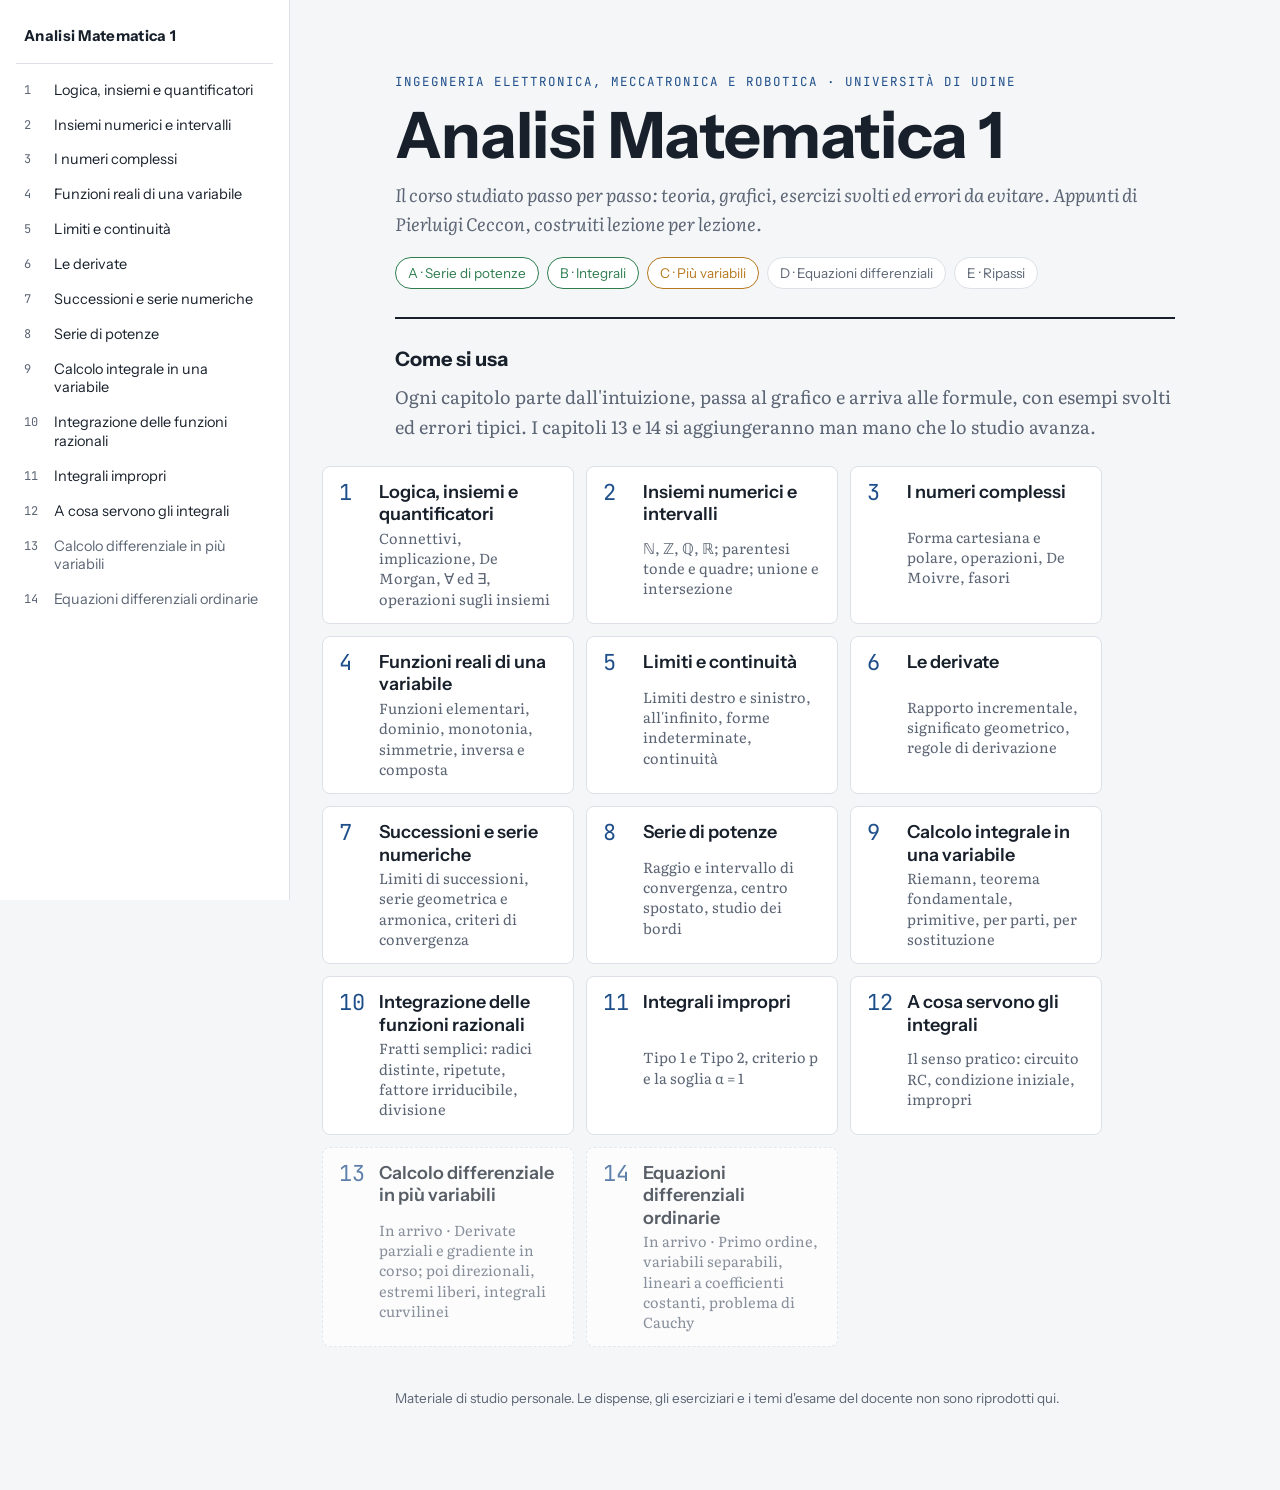
<file: index.html>
<!doctype html>
<html lang="it">
<head>
<meta charset="utf-8">
<meta name="viewport" content="width=device-width, initial-scale=1, viewport-fit=cover">
<title>Analisi 1 · Libro</title>
<link rel="preconnect" href="https://fonts.googleapis.com">
<link rel="preconnect" href="https://fonts.gstatic.com" crossorigin>
<link rel="stylesheet" href="https://fonts.googleapis.com/css2?family=Literata:ital,opsz,wght@0,7..72,400;0,7..72,600;1,7..72,400&family=Instrument+Sans:wght@500;600;700&family=JetBrains+Mono:wght@400;600&display=swap">
<link rel="stylesheet" href="style.css">
</head>
<body>
<input type="checkbox" id="menu" class="menu-toggle" aria-label="Apri l'indice">
<header class="bar"><label for="menu" class="menu-btn">Indice</label><span class="bar-title">Analisi Matematica 1 · Uniud</span></header>
<nav class="toc" aria-label="Capitoli"><div class="toc-head">Analisi Matematica 1</div><ol><li><a href="capitoli/01-logica-insiemi.html"><span class="n">1</span>Logica, insiemi e quantificatori</a></li>
<li><a href="capitoli/02-intervalli.html"><span class="n">2</span>Insiemi numerici e intervalli</a></li>
<li><a href="capitoli/03-numeri-complessi.html"><span class="n">3</span>I numeri complessi</a></li>
<li><a href="capitoli/04-funzioni-reali.html"><span class="n">4</span>Funzioni reali di una variabile</a></li>
<li><a href="capitoli/05-limiti-continuita.html"><span class="n">5</span>Limiti e continuità</a></li>
<li><a href="capitoli/06-derivate.html"><span class="n">6</span>Le derivate</a></li>
<li><a href="capitoli/07-successioni-serie.html"><span class="n">7</span>Successioni e serie numeriche</a></li>
<li><a href="capitoli/08-serie-di-potenze.html"><span class="n">8</span>Serie di potenze</a></li>
<li><a href="capitoli/09-integrali.html"><span class="n">9</span>Calcolo integrale in una variabile</a></li>
<li><a href="capitoli/10-funzioni-razionali.html"><span class="n">10</span>Integrazione delle funzioni razionali</a></li>
<li><a href="capitoli/11-integrali-impropri.html"><span class="n">11</span>Integrali impropri</a></li>
<li><a href="capitoli/12-integrali-senso-pratico.html"><span class="n">12</span>A cosa servono gli integrali</a></li>
<li class="off"><span class="n">13</span>Calcolo differenziale in più variabili</li>
<li class="off"><span class="n">14</span>Equazioni differenziali ordinarie</li></ol></nav>
<main class="page"><header class="cover">
<div class="ch-num">Ingegneria Elettronica, Meccatronica e Robotica · Università di Udine</div>
<h1>Analisi Matematica 1</h1>
<p class="ch-sub">Il corso studiato passo per passo: teoria, grafici, esercizi svolti ed errori da evitare. Appunti di Pierluigi Ceccon, costruiti lezione per lezione.</p>
<div class="blocchi">
<span class="ok">A · Serie di potenze</span><span class="ok">B · Integrali</span><span class="wip">C · Più variabili</span><span>D · Equazioni differenziali</span><span>E · Ripassi</span>
</div>
</header>
<section class="come"><h2>Come si usa</h2>
<p>Ogni capitolo parte dall'intuizione, passa al grafico e arriva alle formule, con esempi svolti ed errori tipici. I capitoli 13 e 14 si aggiungeranno man mano che lo studio avanza.</p></section>
<ol class="cards"><li><a href="capitoli/01-logica-insiemi.html"><span class="n">1</span><span class="t">Logica, insiemi e quantificatori</span><span class="s">Connettivi, implicazione, De Morgan, ∀ ed ∃, operazioni sugli insiemi</span></a></li><li><a href="capitoli/02-intervalli.html"><span class="n">2</span><span class="t">Insiemi numerici e intervalli</span><span class="s">ℕ, ℤ, ℚ, ℝ; parentesi tonde e quadre; unione e intersezione</span></a></li><li><a href="capitoli/03-numeri-complessi.html"><span class="n">3</span><span class="t">I numeri complessi</span><span class="s">Forma cartesiana e polare, operazioni, De Moivre, fasori</span></a></li><li><a href="capitoli/04-funzioni-reali.html"><span class="n">4</span><span class="t">Funzioni reali di una variabile</span><span class="s">Funzioni elementari, dominio, monotonia, simmetrie, inversa e composta</span></a></li><li><a href="capitoli/05-limiti-continuita.html"><span class="n">5</span><span class="t">Limiti e continuità</span><span class="s">Limiti destro e sinistro, all&#x27;infinito, forme indeterminate, continuità</span></a></li><li><a href="capitoli/06-derivate.html"><span class="n">6</span><span class="t">Le derivate</span><span class="s">Rapporto incrementale, significato geometrico, regole di derivazione</span></a></li><li><a href="capitoli/07-successioni-serie.html"><span class="n">7</span><span class="t">Successioni e serie numeriche</span><span class="s">Limiti di successioni, serie geometrica e armonica, criteri di convergenza</span></a></li><li><a href="capitoli/08-serie-di-potenze.html"><span class="n">8</span><span class="t">Serie di potenze</span><span class="s">Raggio e intervallo di convergenza, centro spostato, studio dei bordi</span></a></li><li><a href="capitoli/09-integrali.html"><span class="n">9</span><span class="t">Calcolo integrale in una variabile</span><span class="s">Riemann, teorema fondamentale, primitive, per parti, per sostituzione</span></a></li><li><a href="capitoli/10-funzioni-razionali.html"><span class="n">10</span><span class="t">Integrazione delle funzioni razionali</span><span class="s">Fratti semplici: radici distinte, ripetute, fattore irriducibile, divisione</span></a></li><li><a href="capitoli/11-integrali-impropri.html"><span class="n">11</span><span class="t">Integrali impropri</span><span class="s">Tipo 1 e Tipo 2, criterio p e la soglia α = 1</span></a></li><li><a href="capitoli/12-integrali-senso-pratico.html"><span class="n">12</span><span class="t">A cosa servono gli integrali</span><span class="s">Il senso pratico: circuito RC, condizione iniziale, impropri</span></a></li><li class="off"><span class="n">13</span><span class="t">Calcolo differenziale in più variabili</span><span class="s">In arrivo · Derivate parziali e gradiente in corso; poi direzionali, estremi liberi, integrali curvilinei</span></li><li class="off"><span class="n">14</span><span class="t">Equazioni differenziali ordinarie</span><span class="s">In arrivo · Primo ordine, variabili separabili, lineari a coefficienti costanti, problema di Cauchy</span></li></ol>
<footer class="foot">Materiale di studio personale. Le dispense, gli eserciziari e i temi d'esame del docente non sono riprodotti qui.</footer></main>
</body>
</html>
</file>
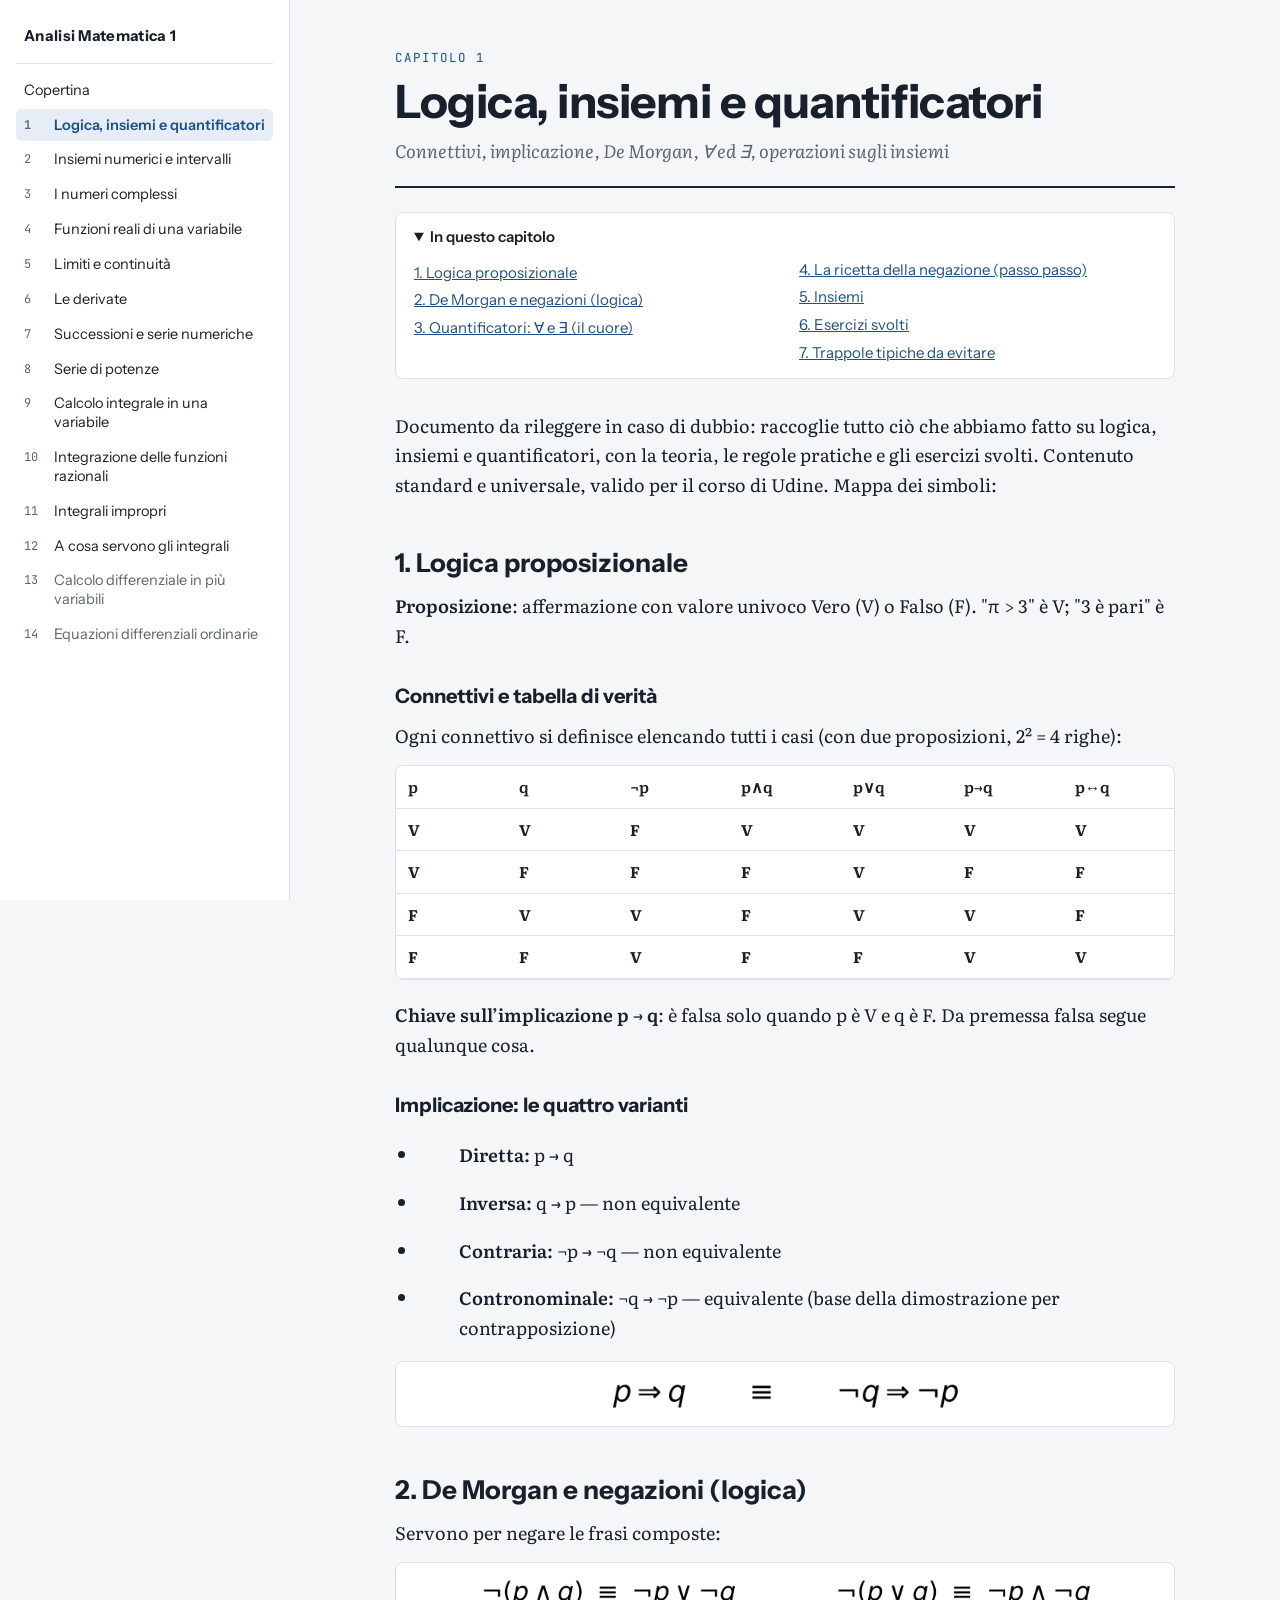
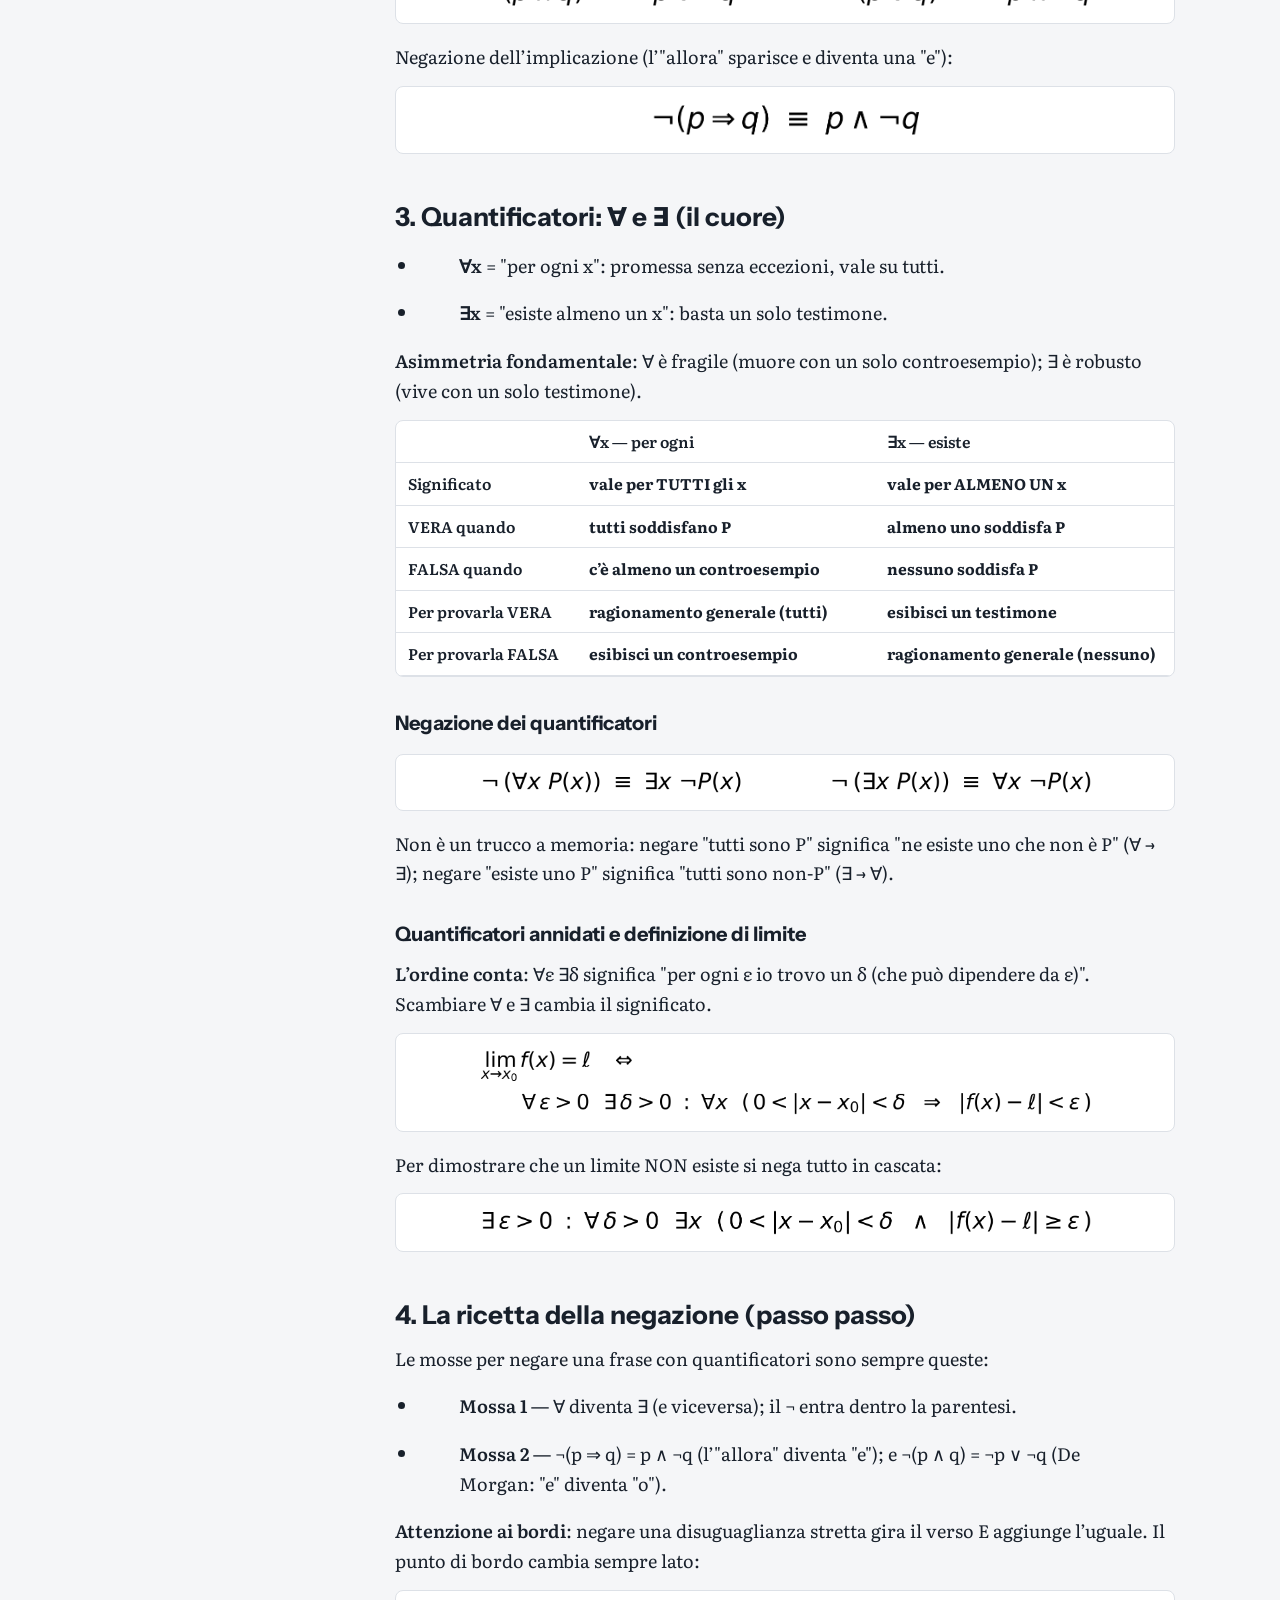
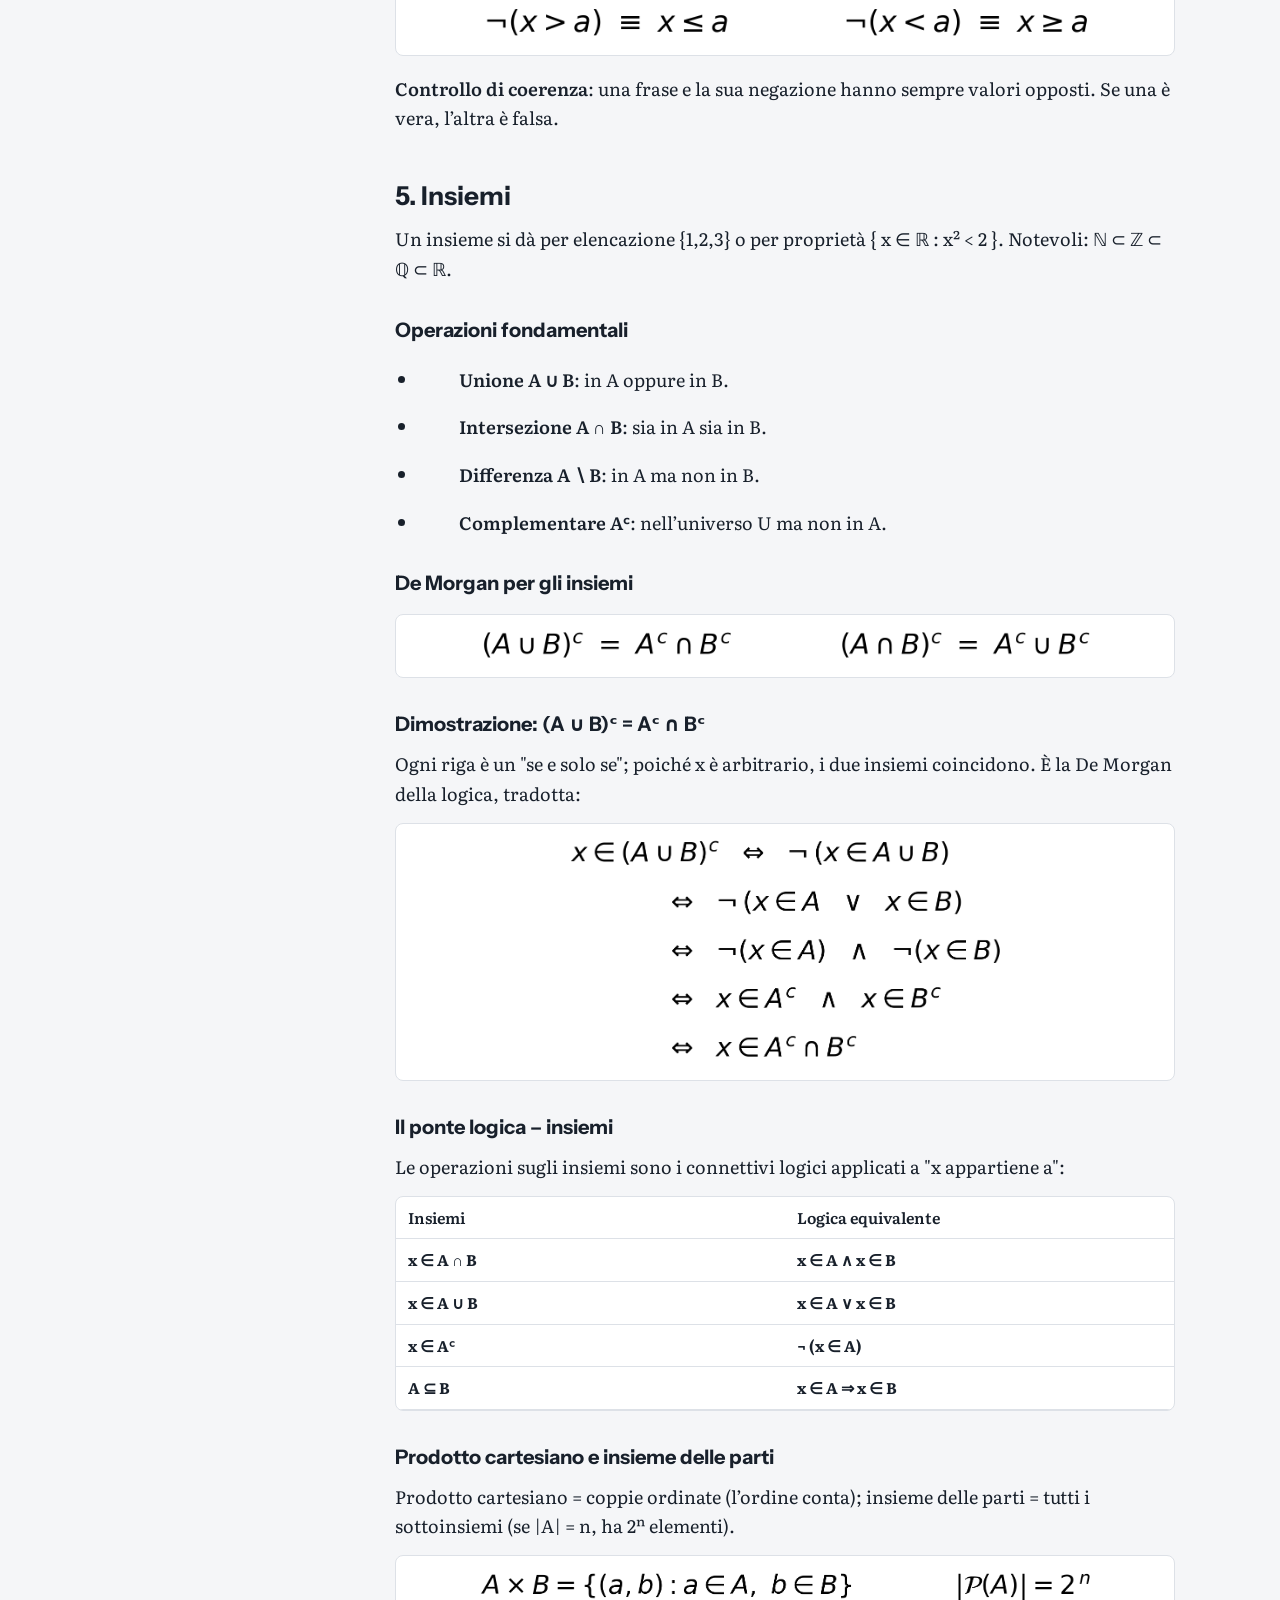
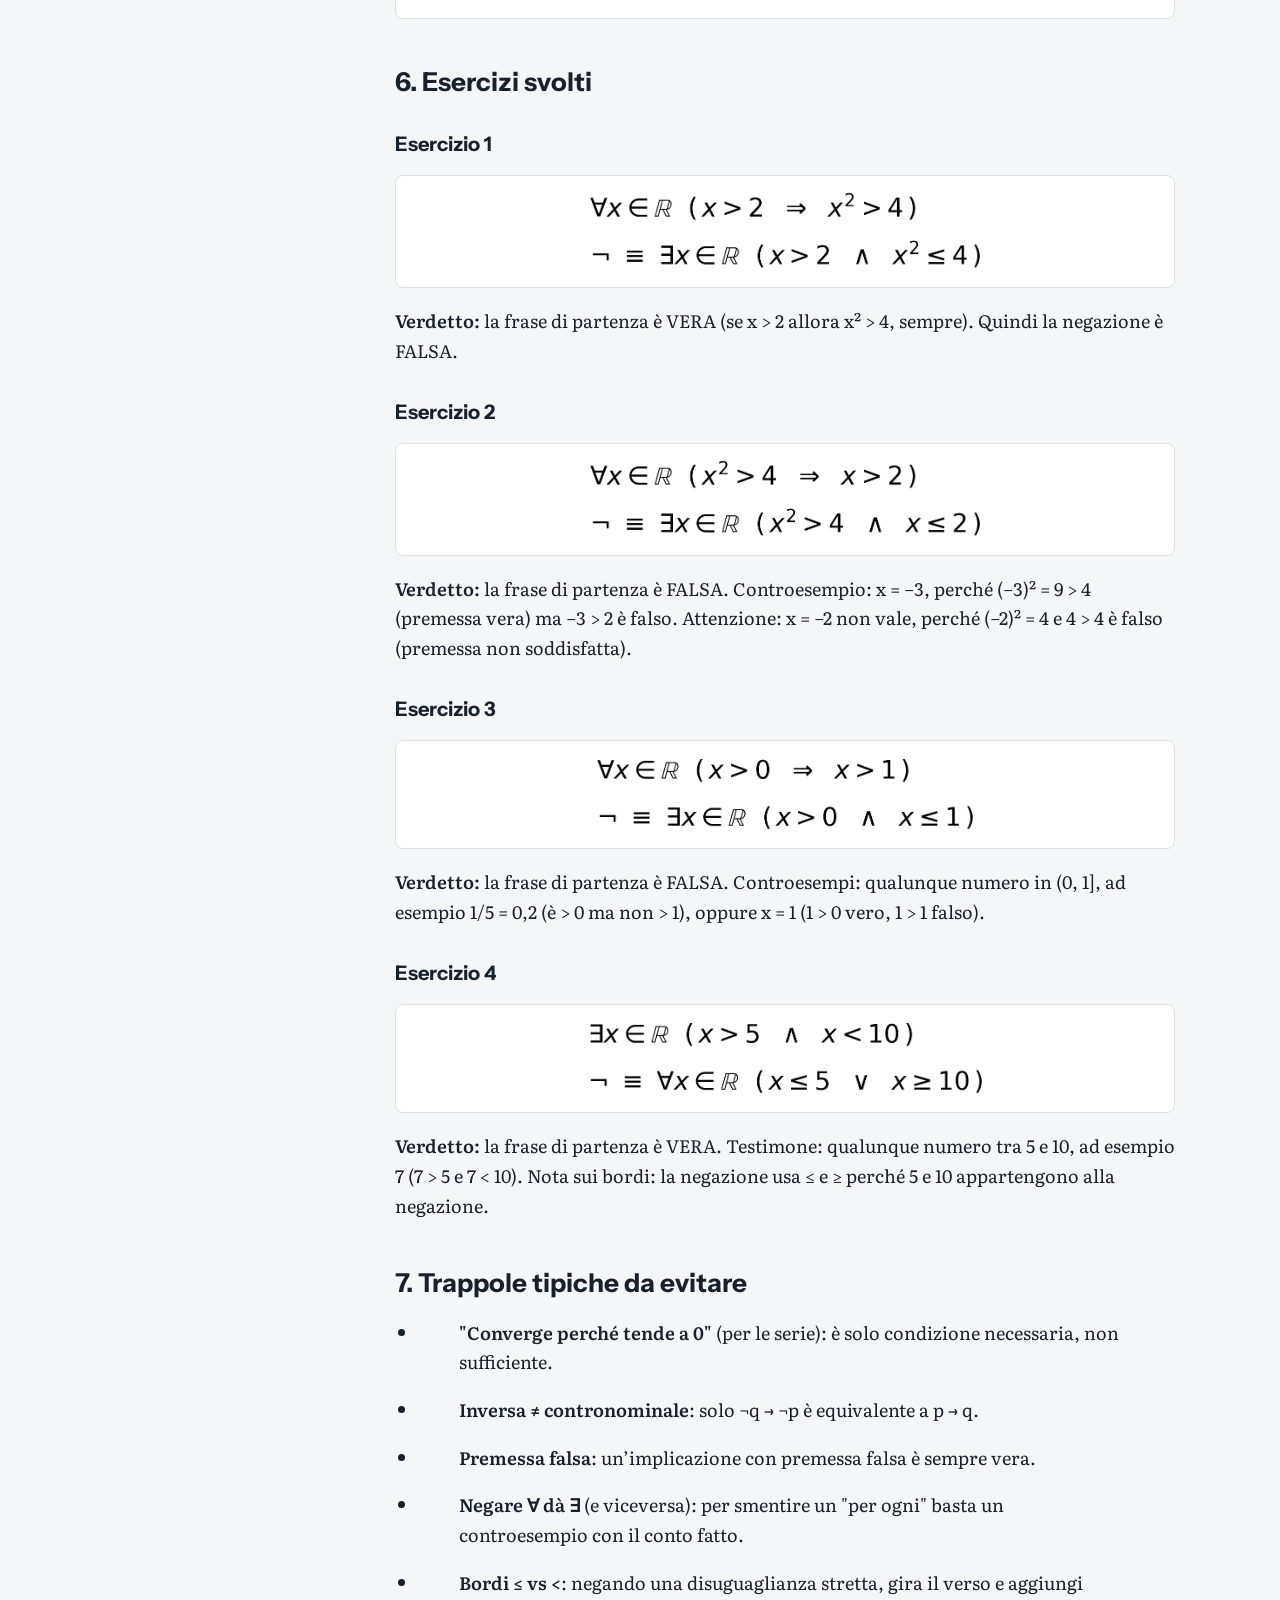
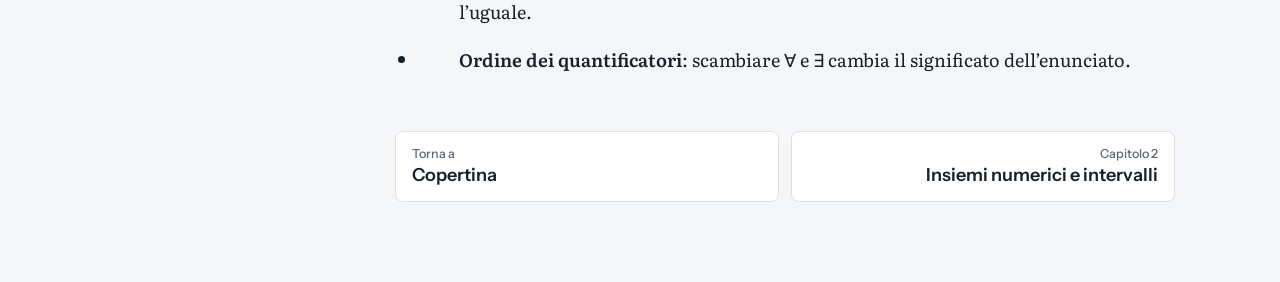
<file: capitoli/01-logica-insiemi.html>
<!doctype html>
<html lang="it">
<head>
<meta charset="utf-8">
<meta name="viewport" content="width=device-width, initial-scale=1, viewport-fit=cover">
<title>Logica, insiemi e quantificatori · Analisi 1</title>
<link rel="preconnect" href="https://fonts.googleapis.com">
<link rel="preconnect" href="https://fonts.gstatic.com" crossorigin>
<link rel="stylesheet" href="https://fonts.googleapis.com/css2?family=Literata:ital,opsz,wght@0,7..72,400;0,7..72,600;1,7..72,400&family=Instrument+Sans:wght@500;600;700&family=JetBrains+Mono:wght@400;600&display=swap">
<link rel="stylesheet" href="../style.css">
</head>
<body>
<input type="checkbox" id="menu" class="menu-toggle" aria-label="Apri l'indice">
<header class="bar"><label for="menu" class="menu-btn">Indice</label><span class="bar-title">Analisi Matematica 1 · Uniud</span></header>
<nav class="toc" aria-label="Capitoli"><div class="toc-head">Analisi Matematica 1</div><ol><li><a href="../index.html">Copertina</a></li>
<li><a href="../capitoli/01-logica-insiemi.html" aria-current="page"><span class="n">1</span>Logica, insiemi e quantificatori</a></li>
<li><a href="../capitoli/02-intervalli.html"><span class="n">2</span>Insiemi numerici e intervalli</a></li>
<li><a href="../capitoli/03-numeri-complessi.html"><span class="n">3</span>I numeri complessi</a></li>
<li><a href="../capitoli/04-funzioni-reali.html"><span class="n">4</span>Funzioni reali di una variabile</a></li>
<li><a href="../capitoli/05-limiti-continuita.html"><span class="n">5</span>Limiti e continuità</a></li>
<li><a href="../capitoli/06-derivate.html"><span class="n">6</span>Le derivate</a></li>
<li><a href="../capitoli/07-successioni-serie.html"><span class="n">7</span>Successioni e serie numeriche</a></li>
<li><a href="../capitoli/08-serie-di-potenze.html"><span class="n">8</span>Serie di potenze</a></li>
<li><a href="../capitoli/09-integrali.html"><span class="n">9</span>Calcolo integrale in una variabile</a></li>
<li><a href="../capitoli/10-funzioni-razionali.html"><span class="n">10</span>Integrazione delle funzioni razionali</a></li>
<li><a href="../capitoli/11-integrali-impropri.html"><span class="n">11</span>Integrali impropri</a></li>
<li><a href="../capitoli/12-integrali-senso-pratico.html"><span class="n">12</span>A cosa servono gli integrali</a></li>
<li class="off"><span class="n">13</span>Calcolo differenziale in più variabili</li>
<li class="off"><span class="n">14</span>Equazioni differenziali ordinarie</li></ol></nav>
<main class="page"><header class="ch-head"><div class="ch-num">Capitolo 1</div><h1>Logica, insiemi e quantificatori</h1><p class="ch-sub">Connettivi, implicazione, De Morgan, ∀ ed ∃, operazioni sugli insiemi</p></header>
<details class="mini" open><summary>In questo capitolo</summary><ol><li><a href="#logica-proposizionale">1. Logica proposizionale</a></li><li><a href="#de-morgan-e-negazioni-logica">2. De Morgan e negazioni
(logica)</a></li><li><a href="#quantificatori-e-il-cuore">3. Quantificatori: ∀ e ∃ (il
cuore)</a></li><li><a href="#la-ricetta-della-negazione-passo-passo">4. La ricetta della
negazione (passo passo)</a></li><li><a href="#insiemi">5. Insiemi</a></li><li><a href="#esercizi-svolti">6. Esercizi svolti</a></li><li><a href="#trappole-tipiche-da-evitare">7. Trappole tipiche da evitare</a></li></ol></details>
<article class="testo"><p>Documento da rileggere in caso di dubbio: raccoglie tutto ciò che
abbiamo fatto su logica, insiemi e quantificatori, con la teoria, le
regole pratiche e gli esercizi svolti. Contenuto standard e universale,
valido per il corso di Udine. Mappa dei simboli:</p><h2 id="logica-proposizionale">1. Logica proposizionale</h2>
<p><strong>Proposizione</strong>: affermazione con valore univoco Vero
(V) o Falso (F). "π &gt; 3" è V; "3 è pari" è F.</p>
<h3 id="connettivi-e-tabella-di-verità">Connettivi e tabella di
verità</h3>
<p>Ogni connettivo si definisce elencando tutti i casi (con due
proposizioni, 2² = 4 righe):</p>
<div class="tscroll"><table style="width:100%;">
<colgroup>
<col style="width: 14%" />
<col style="width: 14%" />
<col style="width: 14%" />
<col style="width: 14%" />
<col style="width: 14%" />
<col style="width: 14%" />
<col style="width: 14%" />
</colgroup>
<thead>
<tr class="header">
<th><strong>p</strong></th>
<th><strong>q</strong></th>
<th><strong>¬p</strong></th>
<th><strong>p∧q</strong></th>
<th><strong>p∨q</strong></th>
<th><strong>p→q</strong></th>
<th><strong>p↔︎q</strong></th>
</tr>
<tr class="odd">
<th>V</th>
<th>V</th>
<th>F</th>
<th>V</th>
<th>V</th>
<th>V</th>
<th>V</th>
</tr>
<tr class="header">
<th>V</th>
<th>F</th>
<th>F</th>
<th>F</th>
<th>V</th>
<th>F</th>
<th>F</th>
</tr>
<tr class="odd">
<th>F</th>
<th>V</th>
<th>V</th>
<th>F</th>
<th>V</th>
<th>V</th>
<th>F</th>
</tr>
<tr class="header">
<th>F</th>
<th>F</th>
<th>V</th>
<th>F</th>
<th>F</th>
<th>V</th>
<th>V</th>
</tr>
</thead>
<tbody>
</tbody>
</table></div>
<p><strong>Chiave sull’implicazione p → q</strong>: è falsa solo quando
p è V e q è F. Da premessa falsa segue qualunque cosa.</p>
<h3 id="implicazione-le-quattro-varianti">Implicazione: le quattro
varianti</h3>
<ul>
<li><blockquote>
<p><strong>Diretta:</strong> p → q</p>
</blockquote></li>
<li><blockquote>
<p><strong>Inversa:</strong> q → p — non equivalente</p>
</blockquote></li>
<li><blockquote>
<p><strong>Contraria:</strong> ¬p → ¬q — non equivalente</p>
</blockquote></li>
<li><blockquote>
<p><strong>Contronominale:</strong> ¬q → ¬p — equivalente (base della
dimostrazione per contrapposizione)</p>
</blockquote></li>
</ul>
<div class="plate"><img src="../img/01-logica-insiemi/Riepilogo_Logica_Insiemi_Quantificatori_PC_image1.png" alt="" loading="lazy" class="formula" style="width:min(357px,100%)"></div>
<h2 id="de-morgan-e-negazioni-logica">2. De Morgan e negazioni
(logica)</h2>
<p>Servono per negare le frasi composte:</p>
<div class="plate"><img src="../img/01-logica-insiemi/Riepilogo_Logica_Insiemi_Quantificatori_PC_image3.png" alt="" loading="lazy" class="figura" style="width:min(619px,100%)"></div>
<p>Negazione dell’implicazione (l’"allora" sparisce e diventa una
"e"):</p>
<div class="plate"><img src="../img/01-logica-insiemi/Riepilogo_Logica_Insiemi_Quantificatori_PC_image12.png" alt="" loading="lazy" class="formula" style="width:min(280px,100%)"></div>
<h2 id="quantificatori-e-il-cuore">3. Quantificatori: ∀ e ∃ (il
cuore)</h2>
<ul>
<li><blockquote>
<p><strong>∀x</strong> = "per ogni x": promessa senza eccezioni, vale su
tutti.</p>
</blockquote></li>
<li><blockquote>
<p><strong>∃x</strong> = "esiste almeno un x": basta un solo
testimone.</p>
</blockquote></li>
</ul>
<p><strong>Asimmetria fondamentale</strong>: ∀ è fragile (muore con un
solo controesempio); ∃ è robusto (vive con un solo testimone).</p>
<div class="tscroll"><table>
<colgroup>
<col style="width: 23%" />
<col style="width: 38%" />
<col style="width: 38%" />
</colgroup>
<thead>
<tr class="header">
<th></th>
<th><strong>∀x — per ogni</strong></th>
<th><strong>∃x — esiste</strong></th>
</tr>
<tr class="odd">
<th><strong>Significato</strong></th>
<th>vale per TUTTI gli x</th>
<th>vale per ALMENO UN x</th>
</tr>
<tr class="header">
<th><strong>VERA quando</strong></th>
<th>tutti soddisfano P</th>
<th>almeno uno soddisfa P</th>
</tr>
<tr class="odd">
<th><strong>FALSA quando</strong></th>
<th>c’è almeno un controesempio</th>
<th>nessuno soddisfa P</th>
</tr>
<tr class="header">
<th><strong>Per provarla VERA</strong></th>
<th>ragionamento generale (tutti)</th>
<th>esibisci un testimone</th>
</tr>
<tr class="odd">
<th><strong>Per provarla FALSA</strong></th>
<th>esibisci un controesempio</th>
<th>ragionamento generale (nessuno)</th>
</tr>
</thead>
<tbody>
</tbody>
</table></div>
<h3 id="negazione-dei-quantificatori">Negazione dei quantificatori</h3>
<div class="plate"><img src="../img/01-logica-insiemi/Riepilogo_Logica_Insiemi_Quantificatori_PC_image8.png" alt="" loading="lazy" class="figura" style="width:min(619px,100%)"></div>
<p>Non è un trucco a memoria: negare "tutti sono P" significa "ne esiste
uno che non è P" (∀ → ∃); negare "esiste uno P" significa "tutti sono
non-P" (∃ → ∀).</p>
<h3 id="quantificatori-annidati-e-definizione-di-limite">Quantificatori
annidati e definizione di limite</h3>
<p><strong>L’ordine conta</strong>: ∀ε ∃δ significa "per ogni ε io trovo
un δ (che può dipendere da ε)". Scambiare ∀ e ∃ cambia il
significato.</p>
<div class="plate"><img src="../img/01-logica-insiemi/Riepilogo_Logica_Insiemi_Quantificatori_PC_image4.png" alt="" loading="lazy" class="figura" style="width:min(619px,100%)"></div>
<p>Per dimostrare che un limite NON esiste si nega tutto in cascata:</p>
<div class="plate"><img src="../img/01-logica-insiemi/Riepilogo_Logica_Insiemi_Quantificatori_PC_image7.png" alt="" loading="lazy" class="figura" style="width:min(619px,100%)"></div>
<h2 id="la-ricetta-della-negazione-passo-passo">4. La ricetta della
negazione (passo passo)</h2>
<p>Le mosse per negare una frase con quantificatori sono sempre
queste:</p>
<ul>
<li><blockquote>
<p><strong>Mossa 1 —</strong> ∀ diventa ∃ (e viceversa); il ¬ entra
dentro la parentesi.</p>
</blockquote></li>
<li><blockquote>
<p><strong>Mossa 2 —</strong> ¬(p ⇒ q) = p ∧ ¬q (l’"allora" diventa
"e"); e ¬(p ∧ q) = ¬p ∨ ¬q (De Morgan: "e" diventa "o").</p>
</blockquote></li>
</ul>
<p><strong>Attenzione ai bordi</strong>: negare una disuguaglianza
stretta gira il verso E aggiunge l’uguale. Il punto di bordo cambia
sempre lato:</p>
<div class="plate"><img src="../img/01-logica-insiemi/Riepilogo_Logica_Insiemi_Quantificatori_PC_image9.png" alt="" loading="lazy" class="figura" style="width:min(615px,100%)"></div>
<p><strong>Controllo di coerenza</strong>: una frase e la sua negazione
hanno sempre valori opposti. Se una è vera, l’altra è falsa.</p>
<h2 id="insiemi">5. Insiemi</h2>
<p>Un insieme si dà per elencazione {1,2,3} o per proprietà { x ∈ ℝ : x²
&lt; 2 }. Notevoli: ℕ ⊂ ℤ ⊂ ℚ ⊂ ℝ.</p>
<h3 id="operazioni-fondamentali">Operazioni fondamentali</h3>
<ul>
<li><blockquote>
<p><strong>Unione A ∪ B</strong>: in A oppure in B.</p>
</blockquote></li>
<li><blockquote>
<p><strong>Intersezione A ∩ B</strong>: sia in A sia in B.</p>
</blockquote></li>
<li><blockquote>
<p><strong>Differenza A ∖ B</strong>: in A ma non in B.</p>
</blockquote></li>
<li><blockquote>
<p><strong>Complementare Aᶜ</strong>: nell’universo U ma non in A.</p>
</blockquote></li>
</ul>
<h3 id="de-morgan-per-gli-insiemi">De Morgan per gli insiemi</h3>
<div class="plate"><img src="../img/01-logica-insiemi/Riepilogo_Logica_Insiemi_Quantificatori_PC_image11.png" alt="" loading="lazy" class="figura" style="width:min(619px,100%)"></div>
<h3 id="dimostrazione-a-bᶜ-aᶜ-bᶜ">Dimostrazione: (A ∪ B)ᶜ = Aᶜ ∩ Bᶜ</h3>
<p>Ogni riga è un "se e solo se"; poiché x è arbitrario, i due insiemi
coincidono. È la De Morgan della logica, tradotta:</p>
<div class="plate"><img src="../img/01-logica-insiemi/Riepilogo_Logica_Insiemi_Quantificatori_PC_image2.png" alt="" loading="lazy" class="figura" style="width:min(441px,100%)"></div>
<h3 id="il-ponte-logica-insiemi">Il ponte logica – insiemi</h3>
<p>Le operazioni sugli insiemi sono i connettivi logici applicati a "x
appartiene a":</p>
<div class="tscroll"><table>
<colgroup>
<col style="width: 50%" />
<col style="width: 50%" />
</colgroup>
<thead>
<tr class="header">
<th><strong>Insiemi</strong></th>
<th><strong>Logica equivalente</strong></th>
</tr>
<tr class="odd">
<th>x ∈ A ∩ B</th>
<th>x ∈ A ∧ x ∈ B</th>
</tr>
<tr class="header">
<th>x ∈ A ∪ B</th>
<th>x ∈ A ∨ x ∈ B</th>
</tr>
<tr class="odd">
<th>x ∈ Aᶜ</th>
<th>¬ (x ∈ A)</th>
</tr>
<tr class="header">
<th>A ⊆ B</th>
<th>x ∈ A ⇒ x ∈ B</th>
</tr>
</thead>
<tbody>
</tbody>
</table></div>
<h3 id="prodotto-cartesiano-e-insieme-delle-parti">Prodotto cartesiano e
insieme delle parti</h3>
<p>Prodotto cartesiano = coppie ordinate (l’ordine conta); insieme delle
parti = tutti i sottoinsiemi (se |A| = n, ha 2ⁿ elementi).</p>
<div class="plate"><img src="../img/01-logica-insiemi/Riepilogo_Logica_Insiemi_Quantificatori_PC_image5.png" alt="" loading="lazy" class="figura" style="width:min(619px,100%)"></div>
<h2 id="esercizi-svolti">6. Esercizi svolti</h2>
<h3 id="esercizio-1">Esercizio 1</h3>
<div class="plate"><img src="../img/01-logica-insiemi/Riepilogo_Logica_Insiemi_Quantificatori_PC_image13.png" alt="" loading="lazy" class="formula" style="width:min(402px,100%)"></div>
<p><strong>Verdetto:</strong> la frase di partenza è VERA (se x &gt; 2
allora x² &gt; 4, sempre). Quindi la negazione è FALSA.</p>
<h3 id="esercizio-2">Esercizio 2</h3>
<div class="plate"><img src="../img/01-logica-insiemi/Riepilogo_Logica_Insiemi_Quantificatori_PC_image14.png" alt="" loading="lazy" class="formula" style="width:min(402px,100%)"></div>
<p><strong>Verdetto:</strong> la frase di partenza è FALSA.
Controesempio: x = −3, perché (−3)² = 9 &gt; 4 (premessa vera) ma −3
&gt; 2 è falso. Attenzione: x = −2 non vale, perché (−2)² = 4 e 4 &gt; 4
è falso (premessa non soddisfatta).</p>
<h3 id="esercizio-3">Esercizio 3</h3>
<div class="plate"><img src="../img/01-logica-insiemi/Riepilogo_Logica_Insiemi_Quantificatori_PC_image10.png" alt="" loading="lazy" class="formula" style="width:min(388px,100%)"></div>
<p><strong>Verdetto:</strong> la frase di partenza è FALSA.
Controesempi: qualunque numero in (0, 1], ad esempio 1/5 = 0,2 (è &gt; 0
ma non &gt; 1), oppure x = 1 (1 &gt; 0 vero, 1 &gt; 1 falso).</p>
<h3 id="esercizio-4">Esercizio 4</h3>
<div class="plate"><img src="../img/01-logica-insiemi/Riepilogo_Logica_Insiemi_Quantificatori_PC_image6.png" alt="" loading="lazy" class="formula" style="width:min(406px,100%)"></div>
<p><strong>Verdetto:</strong> la frase di partenza è VERA. Testimone:
qualunque numero tra 5 e 10, ad esempio 7 (7 &gt; 5 e 7 &lt; 10). Nota
sui bordi: la negazione usa ≤ e ≥ perché 5 e 10 appartengono alla
negazione.</p>
<h2 id="trappole-tipiche-da-evitare">7. Trappole tipiche da evitare</h2>
<ul>
<li><blockquote>
<p><strong>"Converge perché tende a 0"</strong> (per le serie): è solo
condizione necessaria, non sufficiente.</p>
</blockquote></li>
<li><blockquote>
<p><strong>Inversa ≠ contronominale</strong>: solo ¬q → ¬p è equivalente
a p → q.</p>
</blockquote></li>
<li><blockquote>
<p><strong>Premessa falsa</strong>: un’implicazione con premessa falsa è
sempre vera.</p>
</blockquote></li>
<li><blockquote>
<p><strong>Negare ∀ dà ∃</strong> (e viceversa): per smentire un "per
ogni" basta un controesempio con il conto fatto.</p>
</blockquote></li>
<li><blockquote>
<p><strong>Bordi ≤ vs &lt;</strong>: negando una disuguaglianza stretta,
gira il verso e aggiungi l’uguale.</p>
</blockquote></li>
<li><blockquote>
<p><strong>Ordine dei quantificatori</strong>: scambiare ∀ e ∃ cambia il
significato dell’enunciato.</p>
</blockquote></li>
</ul>

</article>
<nav class="pn"><a class="prev" href="../index.html"><small>Torna a</small>Copertina</a><a class="next" href="02-intervalli.html"><small>Capitolo 2</small>Insiemi numerici e intervalli</a></nav></main>
</body>
</html>
</file>
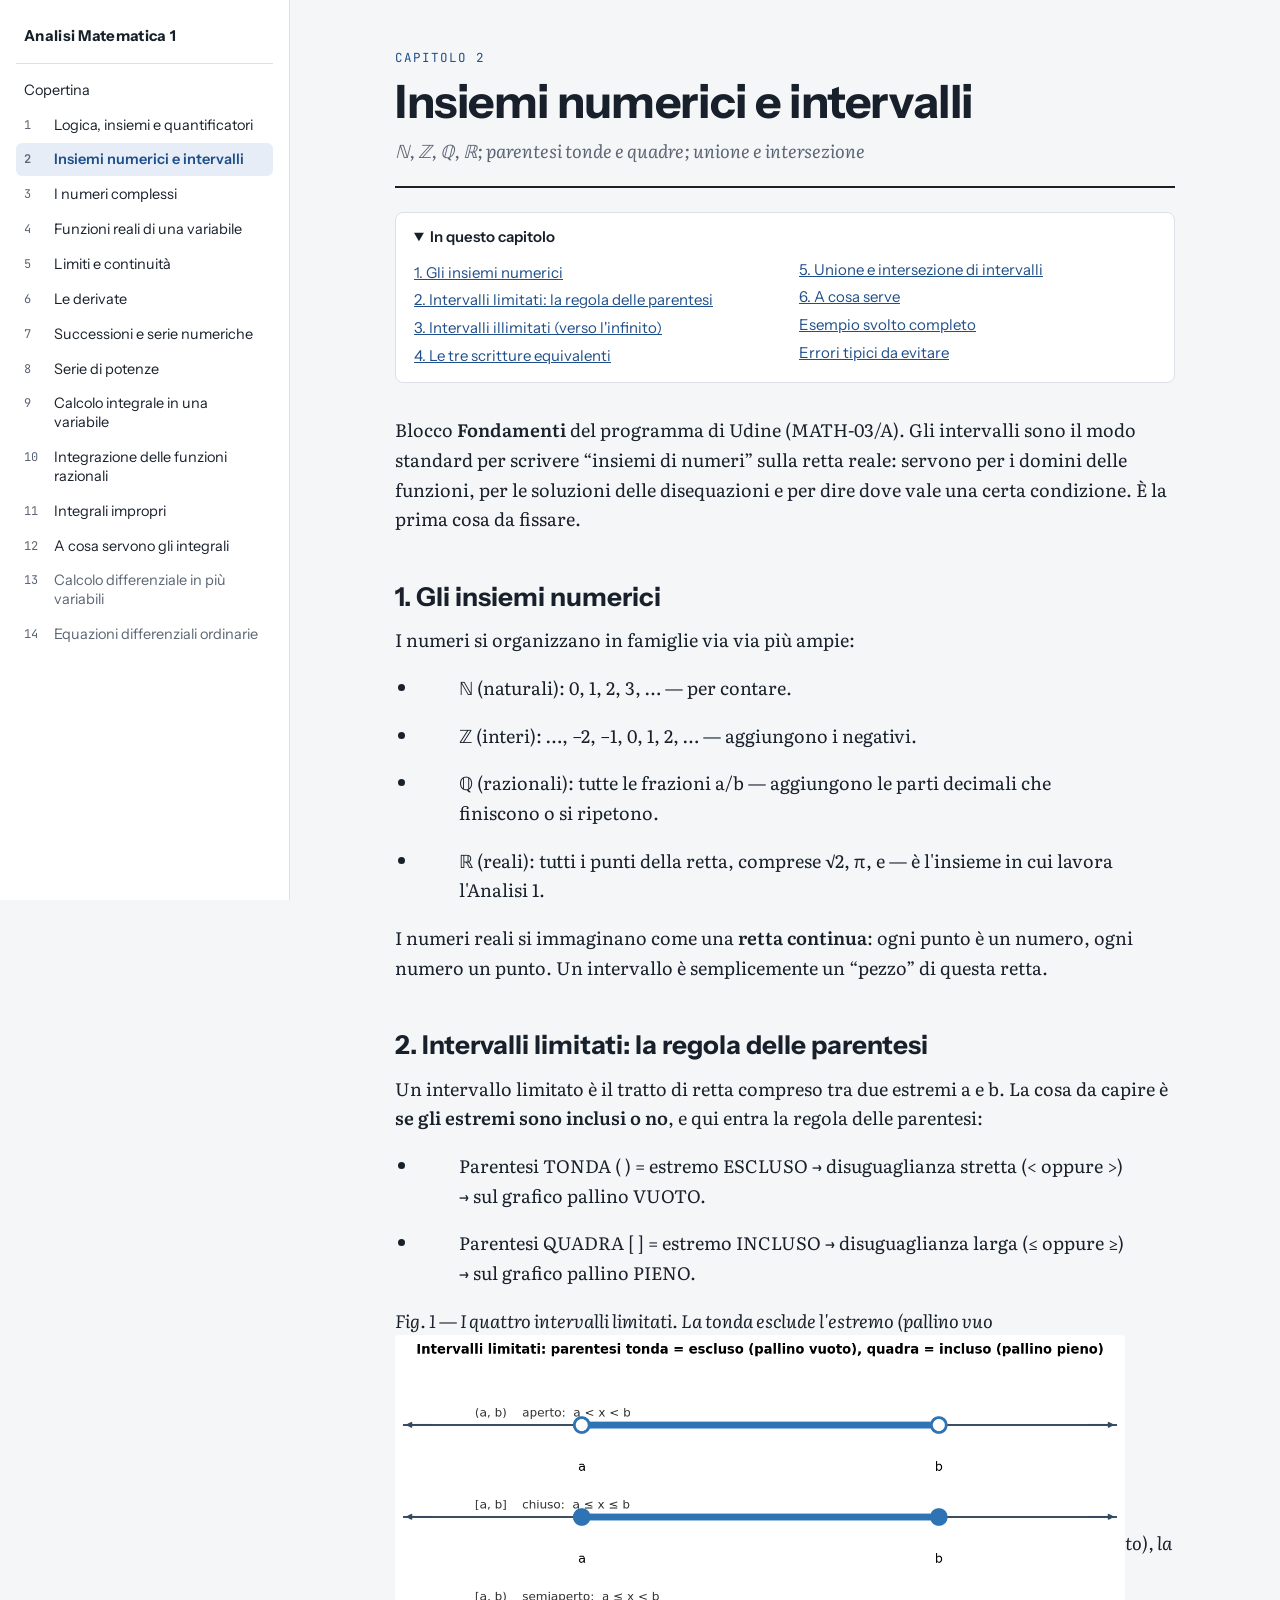
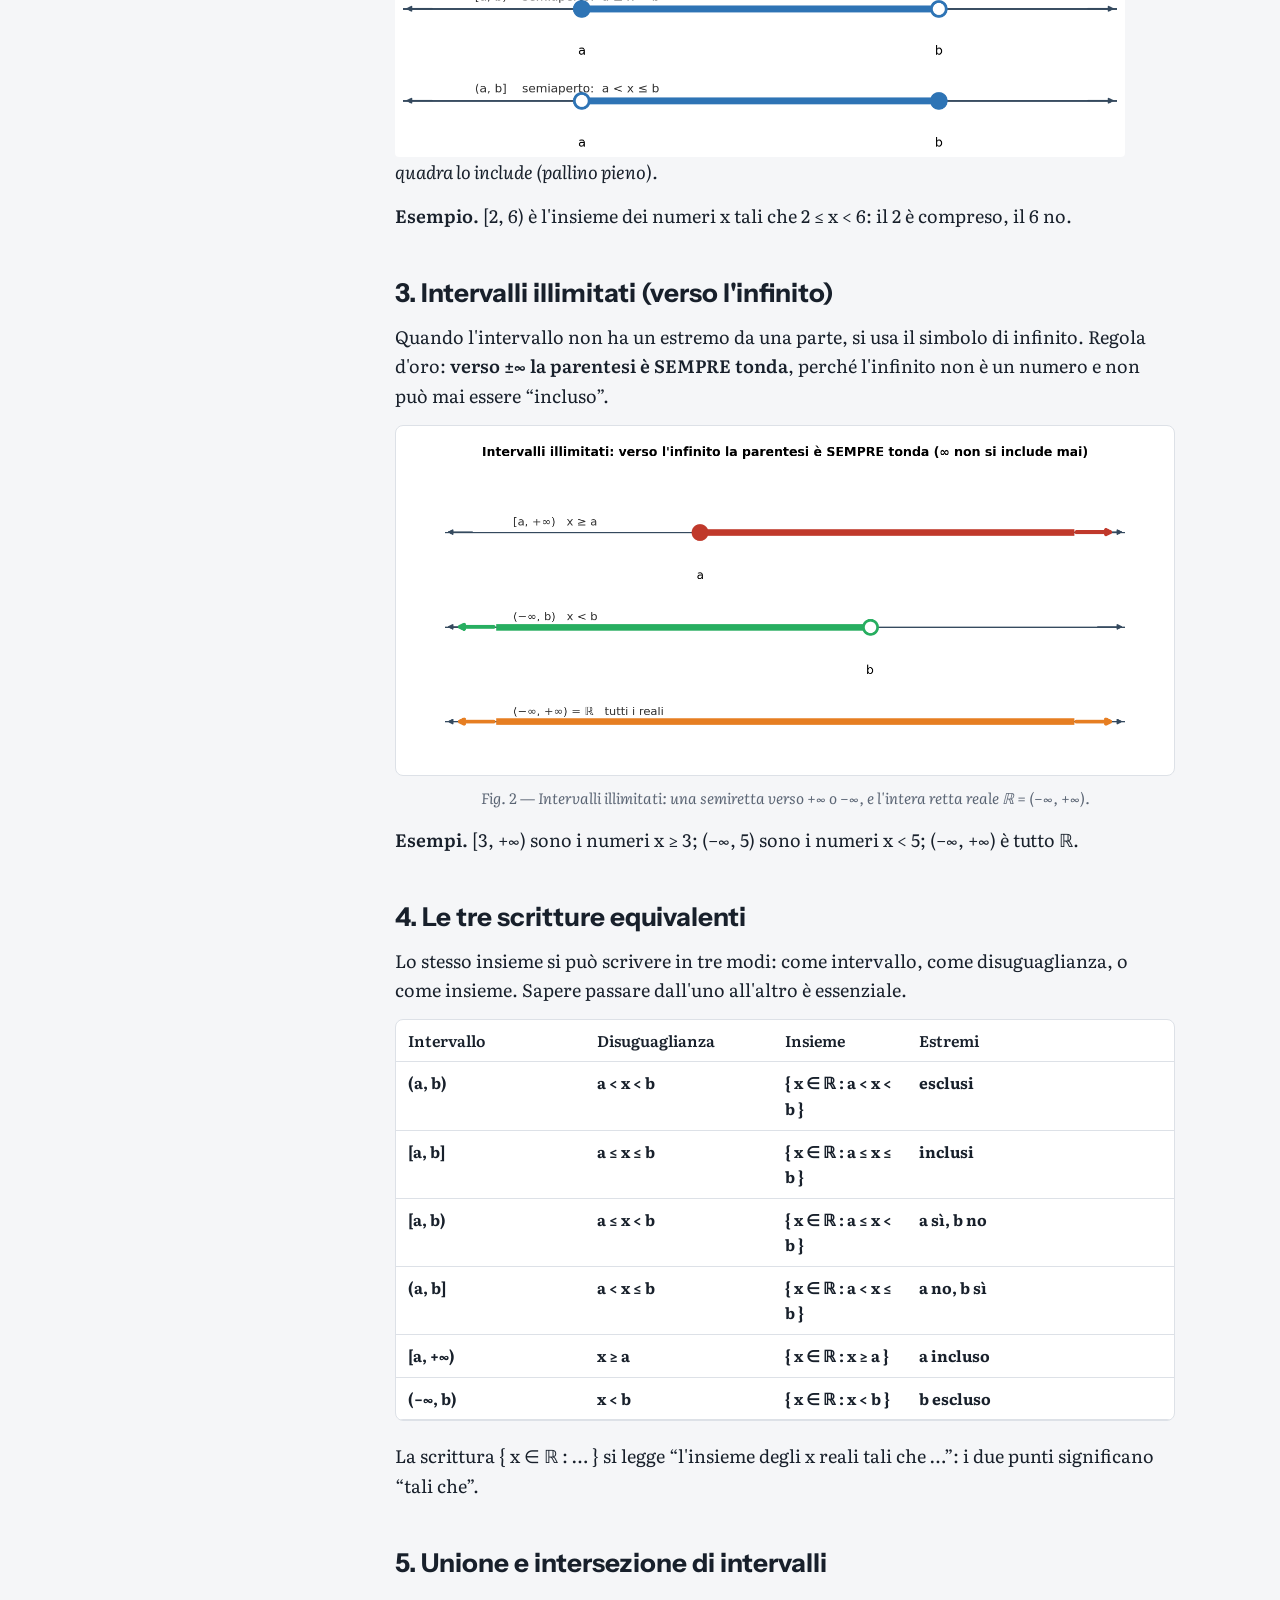
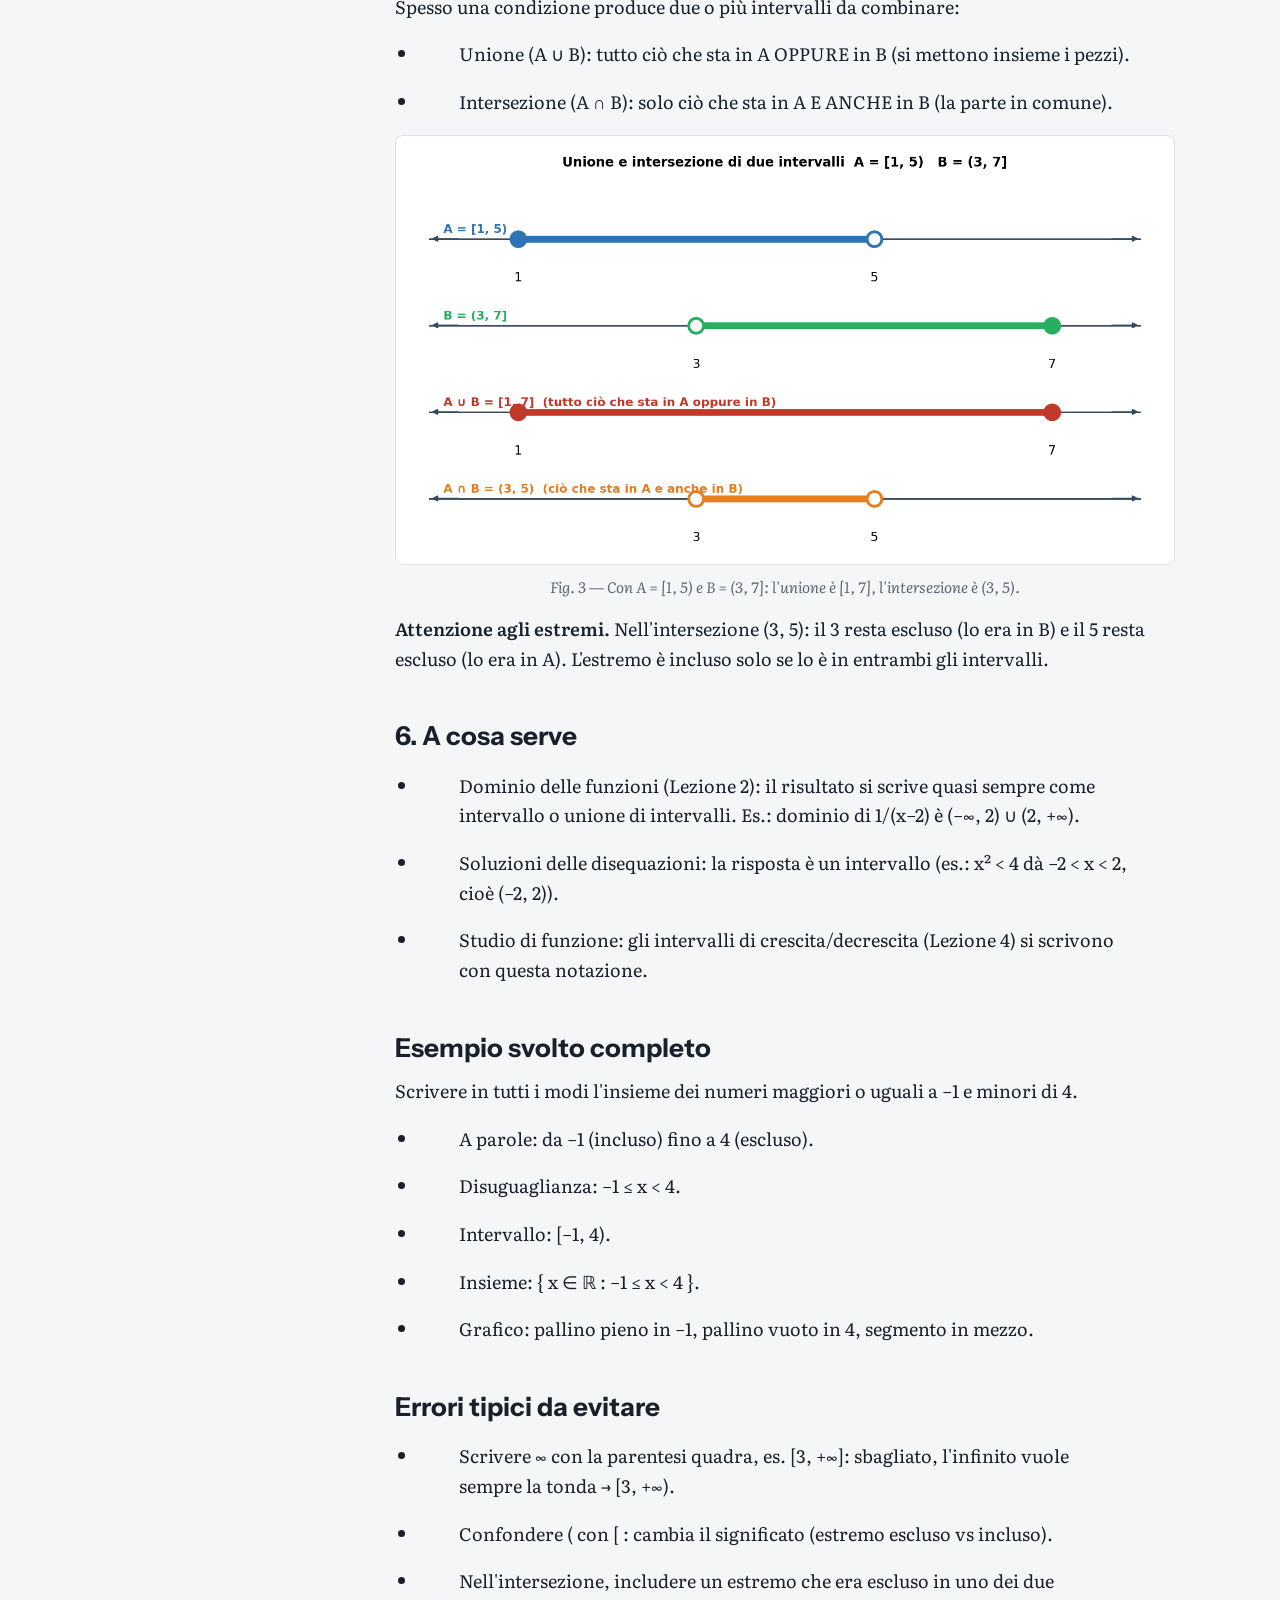
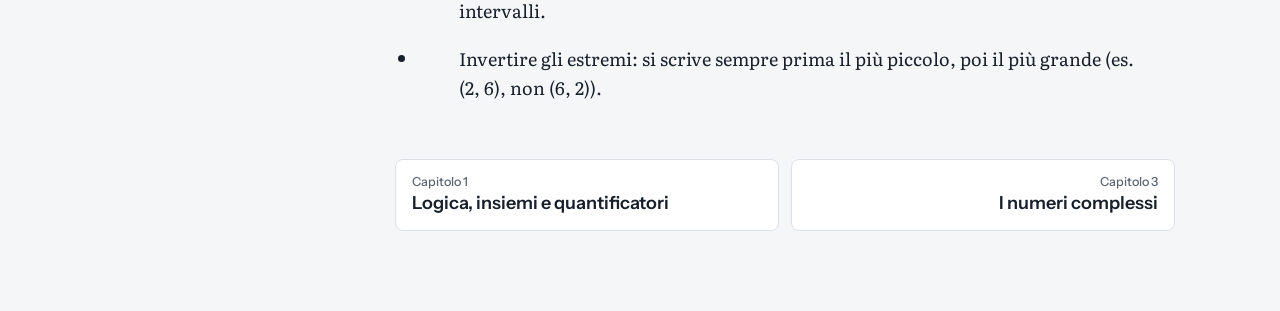
<file: capitoli/02-intervalli.html>
<!doctype html>
<html lang="it">
<head>
<meta charset="utf-8">
<meta name="viewport" content="width=device-width, initial-scale=1, viewport-fit=cover">
<title>Insiemi numerici e intervalli · Analisi 1</title>
<link rel="preconnect" href="https://fonts.googleapis.com">
<link rel="preconnect" href="https://fonts.gstatic.com" crossorigin>
<link rel="stylesheet" href="https://fonts.googleapis.com/css2?family=Literata:ital,opsz,wght@0,7..72,400;0,7..72,600;1,7..72,400&family=Instrument+Sans:wght@500;600;700&family=JetBrains+Mono:wght@400;600&display=swap">
<link rel="stylesheet" href="../style.css">
</head>
<body>
<input type="checkbox" id="menu" class="menu-toggle" aria-label="Apri l'indice">
<header class="bar"><label for="menu" class="menu-btn">Indice</label><span class="bar-title">Analisi Matematica 1 · Uniud</span></header>
<nav class="toc" aria-label="Capitoli"><div class="toc-head">Analisi Matematica 1</div><ol><li><a href="../index.html">Copertina</a></li>
<li><a href="../capitoli/01-logica-insiemi.html"><span class="n">1</span>Logica, insiemi e quantificatori</a></li>
<li><a href="../capitoli/02-intervalli.html" aria-current="page"><span class="n">2</span>Insiemi numerici e intervalli</a></li>
<li><a href="../capitoli/03-numeri-complessi.html"><span class="n">3</span>I numeri complessi</a></li>
<li><a href="../capitoli/04-funzioni-reali.html"><span class="n">4</span>Funzioni reali di una variabile</a></li>
<li><a href="../capitoli/05-limiti-continuita.html"><span class="n">5</span>Limiti e continuità</a></li>
<li><a href="../capitoli/06-derivate.html"><span class="n">6</span>Le derivate</a></li>
<li><a href="../capitoli/07-successioni-serie.html"><span class="n">7</span>Successioni e serie numeriche</a></li>
<li><a href="../capitoli/08-serie-di-potenze.html"><span class="n">8</span>Serie di potenze</a></li>
<li><a href="../capitoli/09-integrali.html"><span class="n">9</span>Calcolo integrale in una variabile</a></li>
<li><a href="../capitoli/10-funzioni-razionali.html"><span class="n">10</span>Integrazione delle funzioni razionali</a></li>
<li><a href="../capitoli/11-integrali-impropri.html"><span class="n">11</span>Integrali impropri</a></li>
<li><a href="../capitoli/12-integrali-senso-pratico.html"><span class="n">12</span>A cosa servono gli integrali</a></li>
<li class="off"><span class="n">13</span>Calcolo differenziale in più variabili</li>
<li class="off"><span class="n">14</span>Equazioni differenziali ordinarie</li></ol></nav>
<main class="page"><header class="ch-head"><div class="ch-num">Capitolo 2</div><h1>Insiemi numerici e intervalli</h1><p class="ch-sub">ℕ, ℤ, ℚ, ℝ; parentesi tonde e quadre; unione e intersezione</p></header>
<details class="mini" open><summary>In questo capitolo</summary><ol><li><a href="#gli-insiemi-numerici">1. Gli insiemi numerici</a></li><li><a href="#intervalli-limitati-la-regola-delle-parentesi">2. Intervalli
limitati: la regola delle parentesi</a></li><li><a href="#intervalli-illimitati-verso-linfinito">3. Intervalli illimitati
(verso l&#x27;infinito)</a></li><li><a href="#le-tre-scritture-equivalenti">4. Le tre scritture
equivalenti</a></li><li><a href="#unione-e-intersezione-di-intervalli">5. Unione e intersezione di
intervalli</a></li><li><a href="#a-cosa-serve">6. A cosa serve</a></li><li><a href="#esempio-svolto-completo">Esempio svolto completo</a></li><li><a href="#errori-tipici-da-evitare">Errori tipici da evitare</a></li></ol></details>
<article class="testo"><p>Blocco <strong>Fondamenti</strong> del programma di Udine
(MATH-03/A). Gli intervalli sono il modo standard per scrivere “insiemi
di numeri” sulla retta reale: servono per i domini delle funzioni, per
le soluzioni delle disequazioni e per dire dove vale una certa
condizione. È la prima cosa da fissare.</p><h2 id="gli-insiemi-numerici">1. Gli insiemi numerici</h2>
<p>I numeri si organizzano in famiglie via via più ampie:</p>
<ul>
<li><blockquote>
<p>ℕ (naturali): 0, 1, 2, 3, … — per contare.</p>
</blockquote></li>
<li><blockquote>
<p>ℤ (interi): …, −2, −1, 0, 1, 2, … — aggiungono i negativi.</p>
</blockquote></li>
<li><blockquote>
<p>ℚ (razionali): tutte le frazioni a/b — aggiungono le parti decimali
che finiscono o si ripetono.</p>
</blockquote></li>
<li><blockquote>
<p>ℝ (reali): tutti i punti della retta, comprese √2, π, e — è l'insieme
in cui lavora l'Analisi 1.</p>
</blockquote></li>
</ul>
<p>I numeri reali si immaginano come una <strong>retta
continua</strong>: ogni punto è un numero, ogni numero un punto. Un
intervallo è semplicemente un “pezzo” di questa retta.</p>
<h2 id="intervalli-limitati-la-regola-delle-parentesi">2. Intervalli
limitati: la regola delle parentesi</h2>
<p>Un intervallo limitato è il tratto di retta compreso tra due estremi
a e b. La cosa da capire è <strong>se gli estremi sono inclusi o
no</strong>, e qui entra la regola delle parentesi:</p>
<ul>
<li><blockquote>
<p>Parentesi TONDA ( ) = estremo ESCLUSO → disuguaglianza stretta (&lt;
oppure &gt;) → sul grafico pallino VUOTO.</p>
</blockquote></li>
<li><blockquote>
<p>Parentesi QUADRA [ ] = estremo INCLUSO → disuguaglianza larga (≤
oppure ≥) → sul grafico pallino PIENO.</p>
</blockquote></li>
</ul>
<p><em>Fig. 1 — I quattro intervalli limitati. La tonda esclude
l'estremo (pallino vuo</em><img src="../img/02-intervalli/Analisi1_Lezione00_Insiemi_e_intervalli_image1.png" alt="" loading="lazy" class="figura" style="width:min(730px,100%)"><em>to), la quadra lo include
(pallino pieno).</em></p>
<p><strong>Esempio.</strong> [2, 6) è l'insieme dei numeri x tali che 2
≤ x &lt; 6: il 2 è compreso, il 6 no.</p>

<h2 id="intervalli-illimitati-verso-linfinito">3. Intervalli illimitati
(verso l'infinito)</h2>
<p>Quando l'intervallo non ha un estremo da una parte, si usa il simbolo
di infinito. Regola d'oro: <strong>verso ±∞ la parentesi è SEMPRE
tonda</strong>, perché l'infinito non è un numero e non può mai essere
“incluso”.</p>
<div class="plate"><img src="../img/02-intervalli/Analisi1_Lezione00_Insiemi_e_intervalli_image3.png" alt="" loading="lazy" class="figura" style="width:min(696px,100%)"></div>
<p class="caption">Fig. 2 — Intervalli illimitati: una semiretta verso +∞ o −∞, e
l'intera retta reale ℝ = (−∞, +∞).</p>
<p><strong>Esempi.</strong> [3, +∞) sono i numeri x ≥ 3; (−∞, 5) sono i
numeri x &lt; 5; (−∞, +∞) è tutto ℝ.</p>








<h2 id="le-tre-scritture-equivalenti">4. Le tre scritture
equivalenti</h2>
<p>Lo stesso insieme si può scrivere in tre modi: come intervallo, come
disuguaglianza, o come insieme. Sapere passare dall'uno all'altro è
essenziale.</p>
<div class="tscroll"><table>
<colgroup>
<col style="width: 24%" />
<col style="width: 24%" />
<col style="width: 17%" />
<col style="width: 34%" />
</colgroup>
<thead>
<tr class="header">
<th><strong>Intervallo</strong></th>
<th><strong>Disuguaglianza</strong></th>
<th><strong>Insieme</strong></th>
<th><strong>Estremi</strong></th>
</tr>
<tr class="odd">
<th>(a, b)</th>
<th>a &lt; x &lt; b</th>
<th>{ x ∈ ℝ : a &lt; x &lt; b }</th>
<th>esclusi</th>
</tr>
<tr class="header">
<th>[a, b]</th>
<th>a ≤ x ≤ b</th>
<th>{ x ∈ ℝ : a ≤ x ≤ b }</th>
<th>inclusi</th>
</tr>
<tr class="odd">
<th>[a, b)</th>
<th>a ≤ x &lt; b</th>
<th>{ x ∈ ℝ : a ≤ x &lt; b }</th>
<th>a sì, b no</th>
</tr>
<tr class="header">
<th>(a, b]</th>
<th>a &lt; x ≤ b</th>
<th>{ x ∈ ℝ : a &lt; x ≤ b }</th>
<th>a no, b sì</th>
</tr>
<tr class="odd">
<th>[a, +∞)</th>
<th>x ≥ a</th>
<th>{ x ∈ ℝ : x ≥ a }</th>
<th>a incluso</th>
</tr>
<tr class="header">
<th>(−∞, b)</th>
<th>x &lt; b</th>
<th>{ x ∈ ℝ : x &lt; b }</th>
<th>b escluso</th>
</tr>
</thead>
<tbody>
</tbody>
</table></div>
<p>La scrittura { x ∈ ℝ : … } si legge “l'insieme degli x reali tali che
…”: i due punti significano “tali che”.</p>
<h2 id="unione-e-intersezione-di-intervalli">5. Unione e intersezione di
intervalli</h2>
<p>Spesso una condizione produce due o più intervalli da combinare:</p>
<ul>
<li><blockquote>
<p>Unione (A ∪ B): tutto ciò che sta in A OPPURE in B (si mettono
insieme i pezzi).</p>
</blockquote></li>
<li><blockquote>
<p>Intersezione (A ∩ B): solo ciò che sta in A E ANCHE in B (la parte in
comune).</p>
</blockquote></li>
</ul>
<div class="plate"><img src="../img/02-intervalli/Analisi1_Lezione00_Insiemi_e_intervalli_image2.png" alt="" loading="lazy" class="figura" style="width:min(728px,100%)"></div>
<p class="caption">Fig. 3 — Con A = [1, 5) e B = (3, 7]: l'unione è [1, 7],
l'intersezione è (3, 5).</p>
<p><strong>Attenzione agli estremi.</strong> Nell'intersezione (3, 5):
il 3 resta escluso (lo era in B) e il 5 resta escluso (lo era in A).
L'estremo è incluso solo se lo è in entrambi gli intervalli.</p>
<h2 id="a-cosa-serve">6. A cosa serve</h2>
<ul>
<li><blockquote>
<p>Dominio delle funzioni (Lezione 2): il risultato si scrive quasi
sempre come intervallo o unione di intervalli. Es.: dominio di 1/(x−2) è
(−∞, 2) ∪ (2, +∞).</p>
</blockquote></li>
<li><blockquote>
<p>Soluzioni delle disequazioni: la risposta è un intervallo (es.: x²
&lt; 4 dà −2 &lt; x &lt; 2, cioè (−2, 2)).</p>
</blockquote></li>
<li><blockquote>
<p>Studio di funzione: gli intervalli di crescita/decrescita (Lezione 4)
si scrivono con questa notazione.</p>
</blockquote></li>
</ul>
<h2 id="esempio-svolto-completo">Esempio svolto completo</h2>
<p>Scrivere in tutti i modi l'insieme dei numeri maggiori o uguali a −1
e minori di 4.</p>
<ul>
<li><blockquote>
<p>A parole: da −1 (incluso) fino a 4 (escluso).</p>
</blockquote></li>
<li><blockquote>
<p>Disuguaglianza: −1 ≤ x &lt; 4.</p>
</blockquote></li>
<li><blockquote>
<p>Intervallo: [−1, 4).</p>
</blockquote></li>
<li><blockquote>
<p>Insieme: { x ∈ ℝ : −1 ≤ x &lt; 4 }.</p>
</blockquote></li>
<li><blockquote>
<p>Grafico: pallino pieno in −1, pallino vuoto in 4, segmento in
mezzo.</p>
</blockquote></li>
</ul>
<h2 id="errori-tipici-da-evitare">Errori tipici da evitare</h2>
<ul>
<li><blockquote>
<p>Scrivere ∞ con la parentesi quadra, es. [3, +∞]: sbagliato,
l'infinito vuole sempre la tonda → [3, +∞).</p>
</blockquote></li>
<li><blockquote>
<p>Confondere ( con [ : cambia il significato (estremo escluso vs
incluso).</p>
</blockquote></li>
<li><blockquote>
<p>Nell'intersezione, includere un estremo che era escluso in uno dei
due intervalli.</p>
</blockquote></li>
<li><blockquote>
<p>Invertire gli estremi: si scrive sempre prima il più piccolo, poi il
più grande (es. (2, 6), non (6, 2)).</p>
</blockquote></li>
</ul>

</article>
<nav class="pn"><a class="prev" href="01-logica-insiemi.html"><small>Capitolo 1</small>Logica, insiemi e quantificatori</a><a class="next" href="03-numeri-complessi.html"><small>Capitolo 3</small>I numeri complessi</a></nav></main>
</body>
</html>
</file>
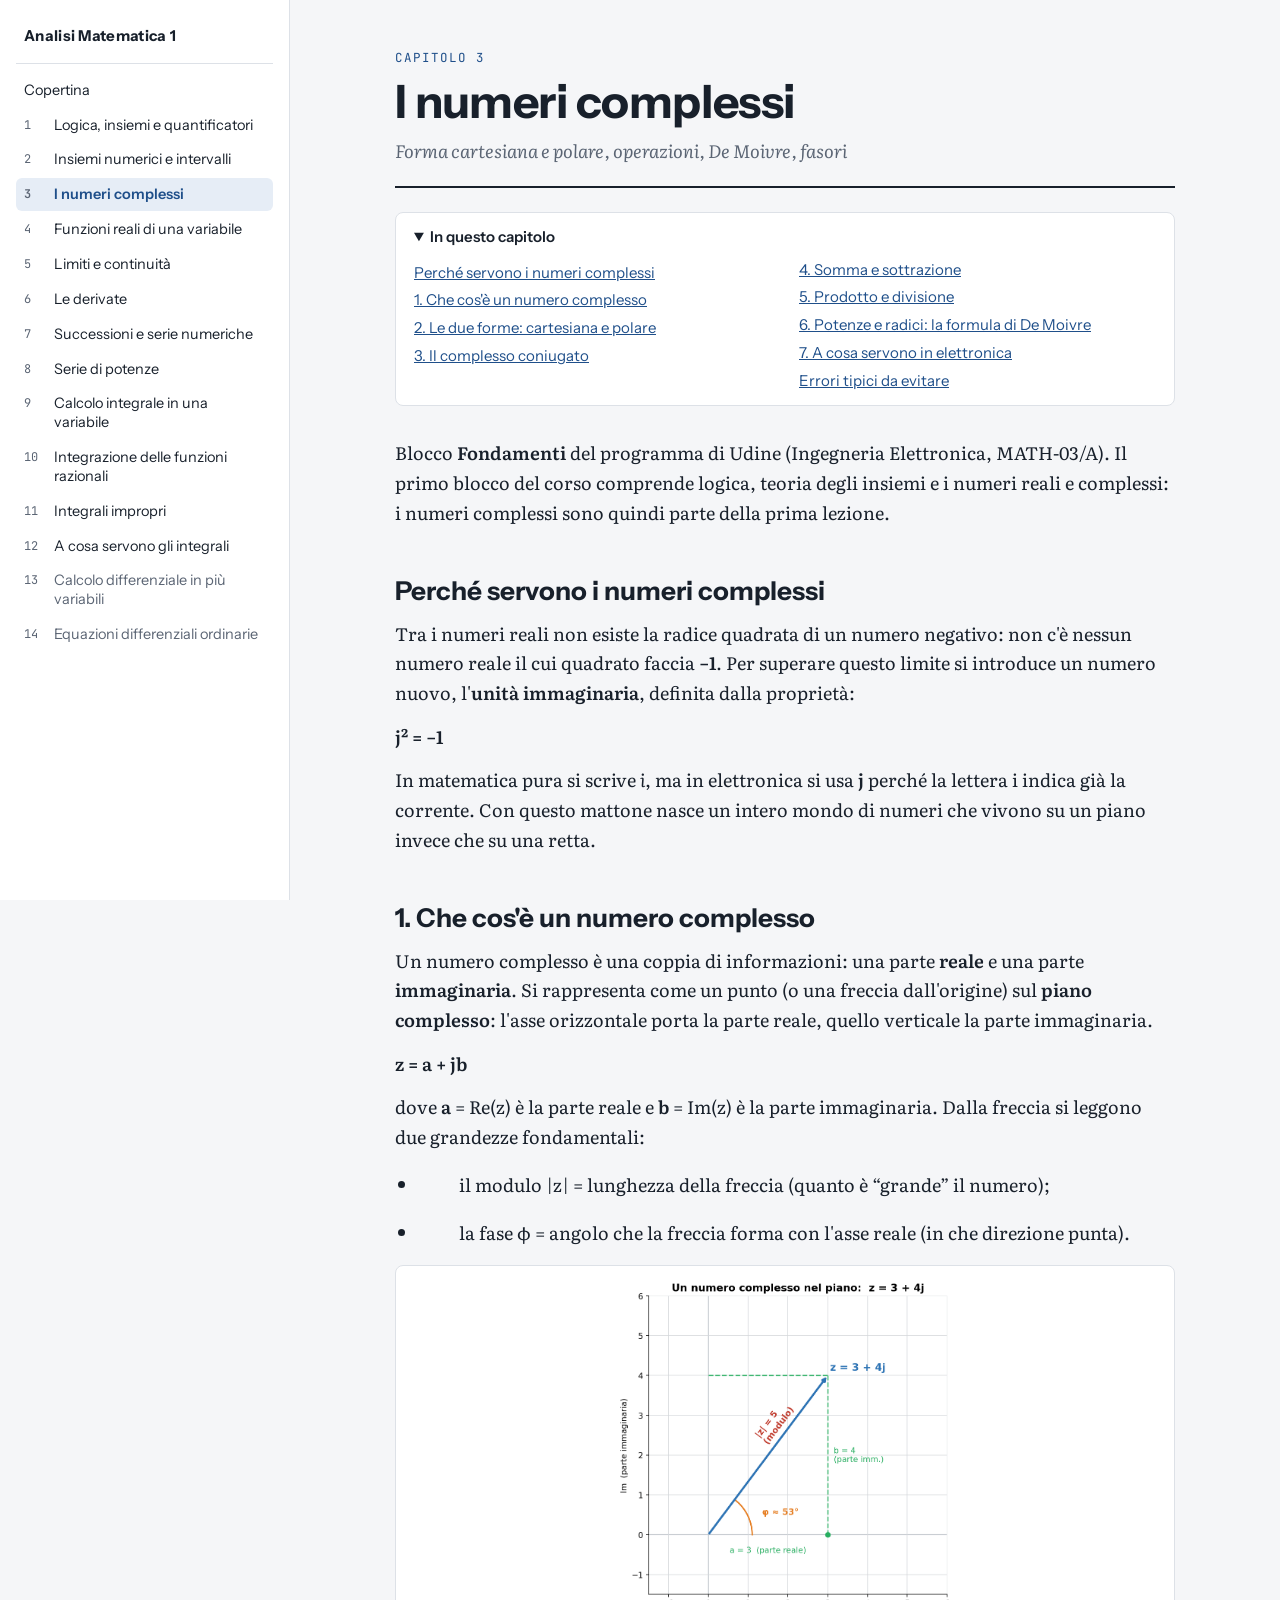
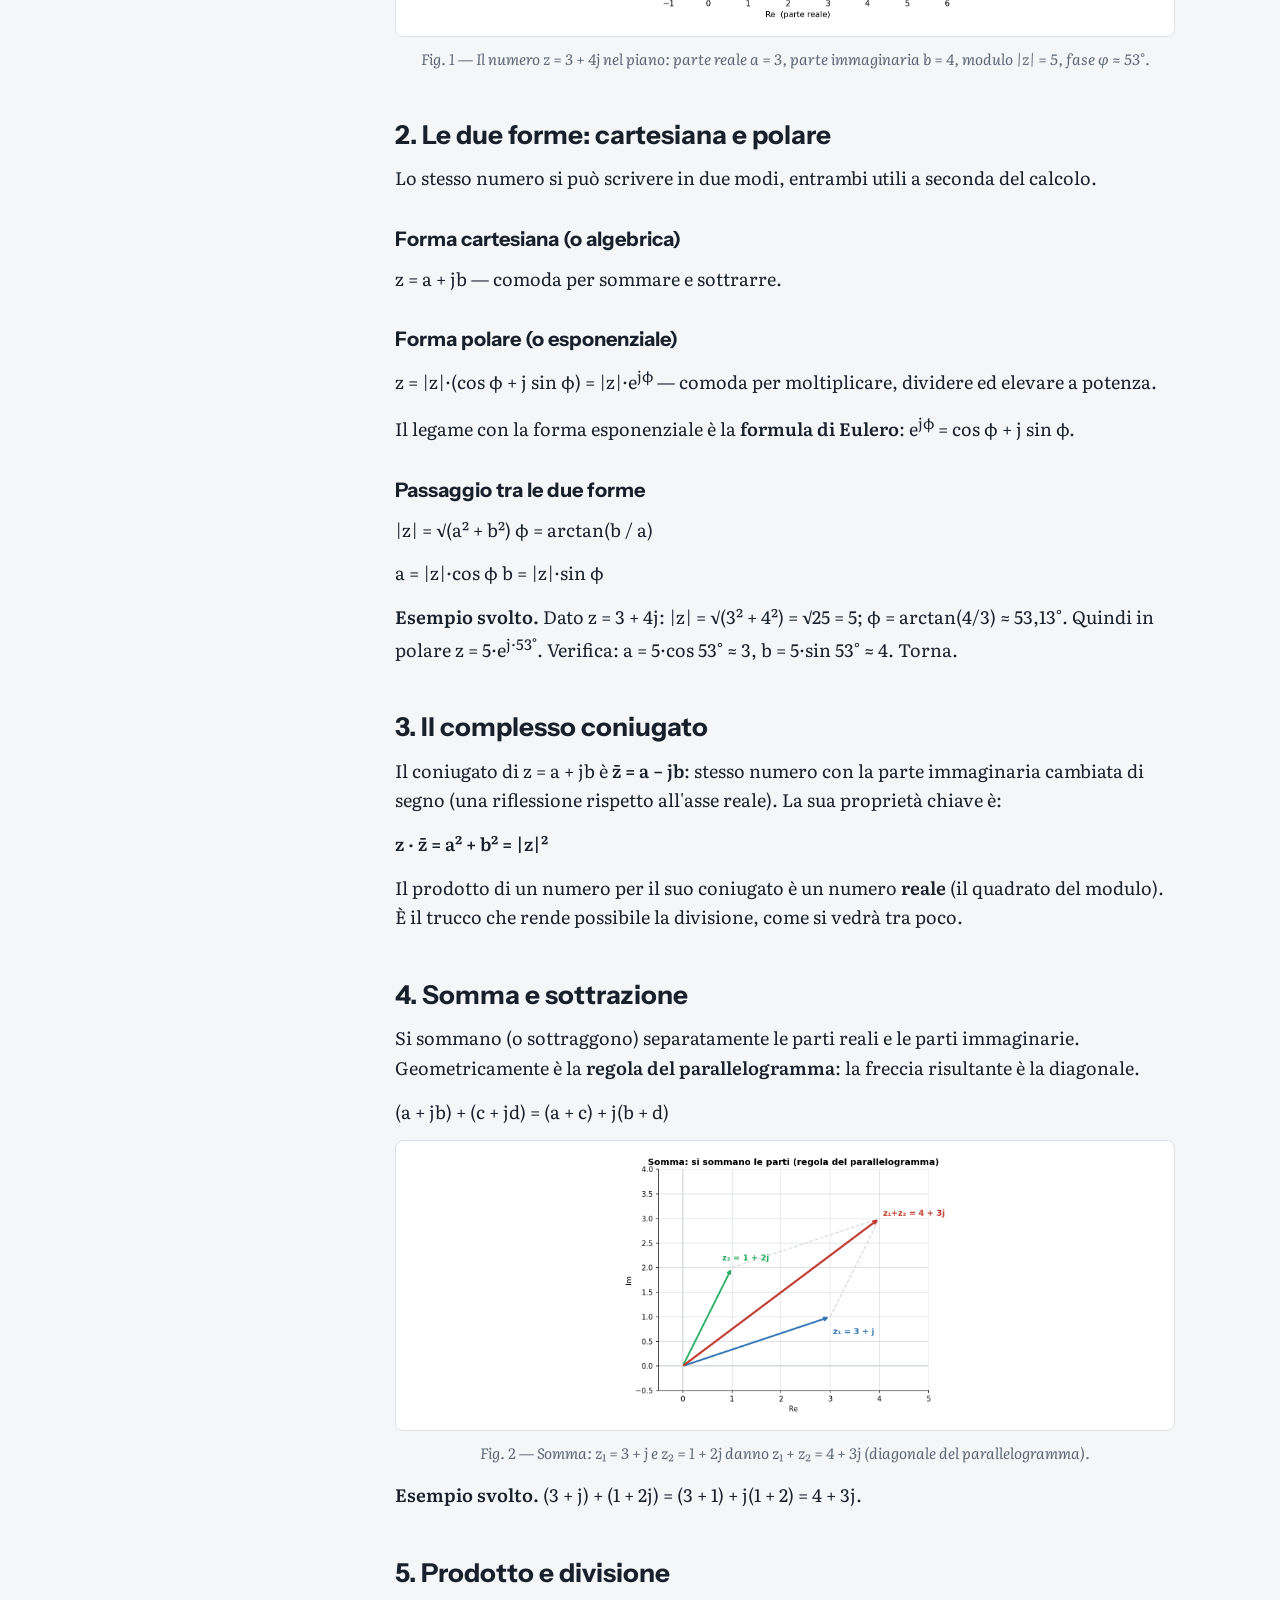
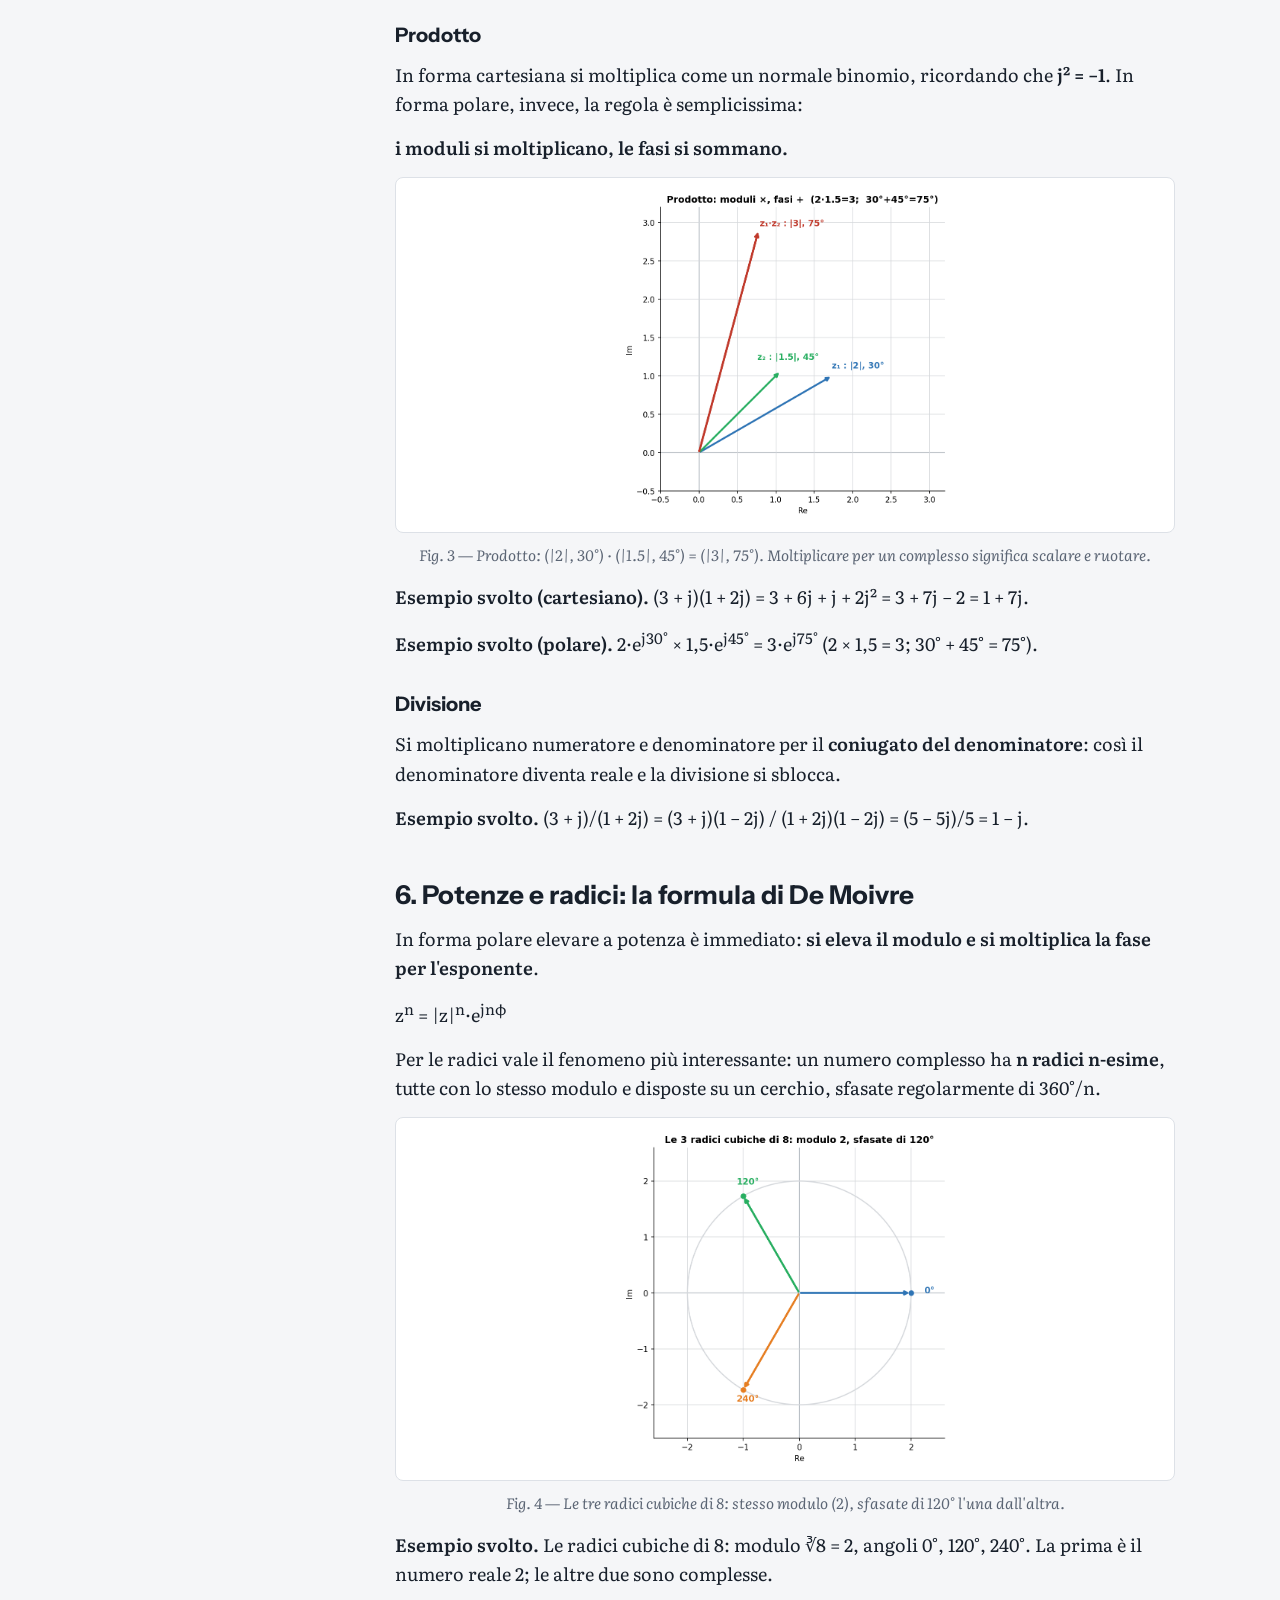
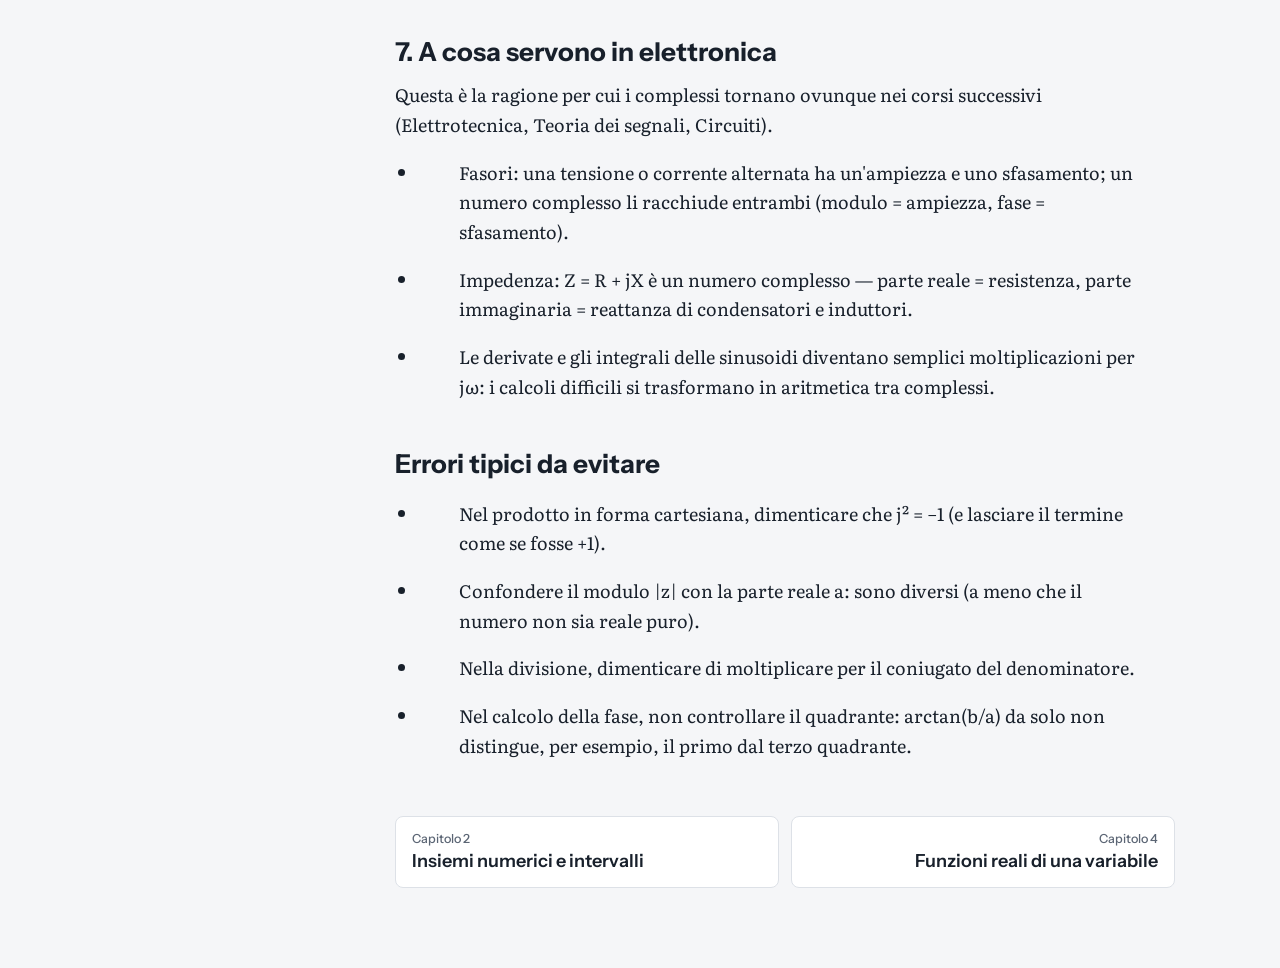
<file: capitoli/03-numeri-complessi.html>
<!doctype html>
<html lang="it">
<head>
<meta charset="utf-8">
<meta name="viewport" content="width=device-width, initial-scale=1, viewport-fit=cover">
<title>I numeri complessi · Analisi 1</title>
<link rel="preconnect" href="https://fonts.googleapis.com">
<link rel="preconnect" href="https://fonts.gstatic.com" crossorigin>
<link rel="stylesheet" href="https://fonts.googleapis.com/css2?family=Literata:ital,opsz,wght@0,7..72,400;0,7..72,600;1,7..72,400&family=Instrument+Sans:wght@500;600;700&family=JetBrains+Mono:wght@400;600&display=swap">
<link rel="stylesheet" href="../style.css">
</head>
<body>
<input type="checkbox" id="menu" class="menu-toggle" aria-label="Apri l'indice">
<header class="bar"><label for="menu" class="menu-btn">Indice</label><span class="bar-title">Analisi Matematica 1 · Uniud</span></header>
<nav class="toc" aria-label="Capitoli"><div class="toc-head">Analisi Matematica 1</div><ol><li><a href="../index.html">Copertina</a></li>
<li><a href="../capitoli/01-logica-insiemi.html"><span class="n">1</span>Logica, insiemi e quantificatori</a></li>
<li><a href="../capitoli/02-intervalli.html"><span class="n">2</span>Insiemi numerici e intervalli</a></li>
<li><a href="../capitoli/03-numeri-complessi.html" aria-current="page"><span class="n">3</span>I numeri complessi</a></li>
<li><a href="../capitoli/04-funzioni-reali.html"><span class="n">4</span>Funzioni reali di una variabile</a></li>
<li><a href="../capitoli/05-limiti-continuita.html"><span class="n">5</span>Limiti e continuità</a></li>
<li><a href="../capitoli/06-derivate.html"><span class="n">6</span>Le derivate</a></li>
<li><a href="../capitoli/07-successioni-serie.html"><span class="n">7</span>Successioni e serie numeriche</a></li>
<li><a href="../capitoli/08-serie-di-potenze.html"><span class="n">8</span>Serie di potenze</a></li>
<li><a href="../capitoli/09-integrali.html"><span class="n">9</span>Calcolo integrale in una variabile</a></li>
<li><a href="../capitoli/10-funzioni-razionali.html"><span class="n">10</span>Integrazione delle funzioni razionali</a></li>
<li><a href="../capitoli/11-integrali-impropri.html"><span class="n">11</span>Integrali impropri</a></li>
<li><a href="../capitoli/12-integrali-senso-pratico.html"><span class="n">12</span>A cosa servono gli integrali</a></li>
<li class="off"><span class="n">13</span>Calcolo differenziale in più variabili</li>
<li class="off"><span class="n">14</span>Equazioni differenziali ordinarie</li></ol></nav>
<main class="page"><header class="ch-head"><div class="ch-num">Capitolo 3</div><h1>I numeri complessi</h1><p class="ch-sub">Forma cartesiana e polare, operazioni, De Moivre, fasori</p></header>
<details class="mini" open><summary>In questo capitolo</summary><ol><li><a href="#perché-servono-i-numeri-complessi">Perché servono i numeri
complessi</a></li><li><a href="#che-cosè-un-numero-complesso">1. Che cos&#x27;è un numero
complesso</a></li><li><a href="#le-due-forme-cartesiana-e-polare">2. Le due forme: cartesiana e
polare</a></li><li><a href="#il-complesso-coniugato">3. Il complesso coniugato</a></li><li><a href="#somma-e-sottrazione">4. Somma e sottrazione</a></li><li><a href="#prodotto-e-divisione">5. Prodotto e divisione</a></li><li><a href="#potenze-e-radici-la-formula-di-de-moivre">6. Potenze e radici:
la formula di De Moivre</a></li><li><a href="#a-cosa-servono-in-elettronica">7. A cosa servono in
elettronica</a></li><li><a href="#errori-tipici-da-evitare">Errori tipici da evitare</a></li></ol></details>
<article class="testo"><p>Blocco <strong>Fondamenti</strong> del programma di Udine (Ingegneria
Elettronica, MATH-03/A). Il primo blocco del corso comprende logica,
teoria degli insiemi e i numeri reali e complessi: i numeri complessi
sono quindi parte della prima lezione.</p><h2 id="perché-servono-i-numeri-complessi">Perché servono i numeri
complessi</h2>
<p>Tra i numeri reali non esiste la radice quadrata di un numero
negativo: non c'è nessun numero reale il cui quadrato faccia
<strong>−1</strong>. Per superare questo limite si introduce un numero
nuovo, l'<strong>unità immaginaria</strong>, definita dalla
proprietà:</p>
<p><strong>j² = −1</strong></p>
<p>In matematica pura si scrive <em>i</em>, ma in elettronica si usa
<strong>j</strong> perché la lettera i indica già la corrente. Con
questo mattone nasce un intero mondo di numeri che vivono su un piano
invece che su una retta.</p>
<h2 id="che-cosè-un-numero-complesso">1. Che cos'è un numero
complesso</h2>
<p>Un numero complesso è una coppia di informazioni: una parte
<strong>reale</strong> e una parte <strong>immaginaria</strong>. Si
rappresenta come un punto (o una freccia dall'origine) sul <strong>piano
complesso</strong>: l'asse orizzontale porta la parte reale, quello
verticale la parte immaginaria.</p>
<p><strong>z = a + jb</strong></p>
<p>dove <strong>a</strong> = Re(z) è la parte reale e <strong>b</strong>
= Im(z) è la parte immaginaria. Dalla freccia si leggono due grandezze
fondamentali:</p>
<ul>
<li><blockquote>
<p>il modulo |z| = lunghezza della freccia (quanto è “grande” il
numero);</p>
</blockquote></li>
<li><blockquote>
<p>la fase φ = angolo che la freccia forma con l'asse reale (in che
direzione punta).</p>
</blockquote></li>
</ul>
<div class="plate"><img src="../img/03-numeri-complessi/Analisi1_Lezione01_Numeri_complessi_image2.png" alt="" loading="lazy" class="figura" style="width:min(340px,100%)"></div>
<p class="caption">Fig. 1 — Il numero z = 3 + 4j nel piano: parte reale a = 3, parte
immaginaria b = 4, modulo |z| = 5, fase φ ≈ 53°.</p>
<h2 id="le-due-forme-cartesiana-e-polare">2. Le due forme: cartesiana e
polare</h2>
<p>Lo stesso numero si può scrivere in due modi, entrambi utili a
seconda del calcolo.</p>
<h3 id="forma-cartesiana-o-algebrica">Forma cartesiana (o
algebrica)</h3>
<p>z = a + jb — comoda per sommare e sottrarre.</p>
<h3 id="forma-polare-o-esponenziale">Forma polare (o esponenziale)</h3>
<p>z = |z|·(cos φ + j sin φ) = |z|·e<sup>jφ</sup> — comoda per
moltiplicare, dividere ed elevare a potenza.</p>
<p>Il legame con la forma esponenziale è la <strong>formula di
Eulero</strong>: e<sup>jφ</sup> = cos φ + j sin φ.</p>
<h3 id="passaggio-tra-le-due-forme">Passaggio tra le due forme</h3>
<p>|z| = √(a² + b²) φ = arctan(b / a)</p>
<p>a = |z|·cos φ b = |z|·sin φ</p>
<p><strong>Esempio svolto.</strong> Dato z = 3 + 4j: |z| = √(3² + 4²) =
√25 = 5; φ = arctan(4/3) ≈ 53,13°. Quindi in polare z =
5·e<sup>j·53°</sup>. Verifica: a = 5·cos 53° ≈ 3, b = 5·sin 53° ≈ 4.
Torna.</p>
<h2 id="il-complesso-coniugato">3. Il complesso coniugato</h2>
<p>Il coniugato di z = a + jb è <strong>z̄ = a − jb</strong>: stesso
numero con la parte immaginaria cambiata di segno (una riflessione
rispetto all'asse reale). La sua proprietà chiave è:</p>
<p><strong>z · z̄ = a² + b² = |z|²</strong></p>
<p>Il prodotto di un numero per il suo coniugato è un numero
<strong>reale</strong> (il quadrato del modulo). È il trucco che rende
possibile la divisione, come si vedrà tra poco.</p>
<h2 id="somma-e-sottrazione">4. Somma e sottrazione</h2>
<p>Si sommano (o sottraggono) separatamente le parti reali e le parti
immaginarie. Geometricamente è la <strong>regola del
parallelogramma</strong>: la freccia risultante è la diagonale.</p>
<p>(a + jb) + (c + jd) = (a + c) + j(b + d)</p>
<div class="plate"><img src="../img/03-numeri-complessi/Analisi1_Lezione01_Numeri_complessi_image4.png" alt="" loading="lazy" class="figura" style="width:min(330px,100%)"></div>
<p class="caption">Fig. 2 — Somma: z₁ = 3 + j e z₂ = 1 + 2j danno z₁ + z₂ = 4 + 3j
(diagonale del parallelogramma).</p>
<p><strong>Esempio svolto.</strong> (3 + j) + (1 + 2j) = (3 + 1) + j(1 +
2) = 4 + 3j.</p>
<h2 id="prodotto-e-divisione">5. Prodotto e divisione</h2>
<h3 id="prodotto">Prodotto</h3>
<p>In forma cartesiana si moltiplica come un normale binomio, ricordando
che <strong>j² = −1</strong>. In forma polare, invece, la regola è
semplicissima:</p>
<p><strong>i moduli si moltiplicano, le fasi si sommano.</strong></p>
<div class="plate"><img src="../img/03-numeri-complessi/Analisi1_Lezione01_Numeri_complessi_image3.png" alt="" loading="lazy" class="figura" style="width:min(330px,100%)"></div>
<p class="caption">Fig. 3 — Prodotto: (|2|, 30°) · (|1.5|, 45°) = (|3|, 75°).
Moltiplicare per un complesso significa scalare e ruotare.</p>
<p><strong>Esempio svolto (cartesiano).</strong> (3 + j)(1 + 2j) = 3 +
6j + j + 2j² = 3 + 7j − 2 = 1 + 7j.</p>
<p><strong>Esempio svolto (polare).</strong> 2·e<sup>j30°</sup> ×
1,5·e<sup>j45°</sup> = 3·e<sup>j75°</sup> (2 × 1,5 = 3; 30° + 45° =
75°).</p>
<h3 id="divisione">Divisione</h3>
<p>Si moltiplicano numeratore e denominatore per il <strong>coniugato
del denominatore</strong>: così il denominatore diventa reale e la
divisione si sblocca.</p>
<p><strong>Esempio svolto.</strong> (3 + j)/(1 + 2j) = (3 + j)(1 − 2j) /
(1 + 2j)(1 − 2j) = (5 − 5j)/5 = 1 − j.</p>
<h2 id="potenze-e-radici-la-formula-di-de-moivre">6. Potenze e radici:
la formula di De Moivre</h2>
<p>In forma polare elevare a potenza è immediato: <strong>si eleva il
modulo e si moltiplica la fase per l'esponente</strong>.</p>
<p>z<sup>n</sup> = |z|<sup>n</sup>·e<sup>jnφ</sup></p>
<p>Per le radici vale il fenomeno più interessante: un numero complesso
ha <strong>n radici n-esime</strong>, tutte con lo stesso modulo e
disposte su un cerchio, sfasate regolarmente di 360°/n.</p>
<div class="plate"><img src="../img/03-numeri-complessi/Analisi1_Lezione01_Numeri_complessi_image1.png" alt="" loading="lazy" class="figura" style="width:min(330px,100%)"></div>
<p class="caption">Fig. 4 — Le tre radici cubiche di 8: stesso modulo (2), sfasate
di 120° l'una dall'altra.</p>
<p><strong>Esempio svolto.</strong> Le radici cubiche di 8: modulo ∛8 =
2, angoli 0°, 120°, 240°. La prima è il numero reale 2; le altre due
sono complesse.</p>
<h2 id="a-cosa-servono-in-elettronica">7. A cosa servono in
elettronica</h2>
<p>Questa è la ragione per cui i complessi tornano ovunque nei corsi
successivi (Elettrotecnica, Teoria dei segnali, Circuiti).</p>
<ul>
<li><blockquote>
<p>Fasori: una tensione o corrente alternata ha un'ampiezza e uno
sfasamento; un numero complesso li racchiude entrambi (modulo =
ampiezza, fase = sfasamento).</p>
</blockquote></li>
<li><blockquote>
<p>Impedenza: Z = R + jX è un numero complesso — parte reale =
resistenza, parte immaginaria = reattanza di condensatori e
induttori.</p>
</blockquote></li>
<li><blockquote>
<p>Le derivate e gli integrali delle sinusoidi diventano semplici
moltiplicazioni per jω: i calcoli difficili si trasformano in aritmetica
tra complessi.</p>
</blockquote></li>
</ul>
<h2 id="errori-tipici-da-evitare">Errori tipici da evitare</h2>
<ul>
<li><blockquote>
<p>Nel prodotto in forma cartesiana, dimenticare che j² = −1 (e lasciare
il termine come se fosse +1).</p>
</blockquote></li>
<li><blockquote>
<p>Confondere il modulo |z| con la parte reale a: sono diversi (a meno
che il numero non sia reale puro).</p>
</blockquote></li>
<li><blockquote>
<p>Nella divisione, dimenticare di moltiplicare per il coniugato del
denominatore.</p>
</blockquote></li>
<li><blockquote>
<p>Nel calcolo della fase, non controllare il quadrante: arctan(b/a) da
solo non distingue, per esempio, il primo dal terzo quadrante.</p>
</blockquote></li>
</ul>

</article>
<nav class="pn"><a class="prev" href="02-intervalli.html"><small>Capitolo 2</small>Insiemi numerici e intervalli</a><a class="next" href="04-funzioni-reali.html"><small>Capitolo 4</small>Funzioni reali di una variabile</a></nav></main>
</body>
</html>
</file>
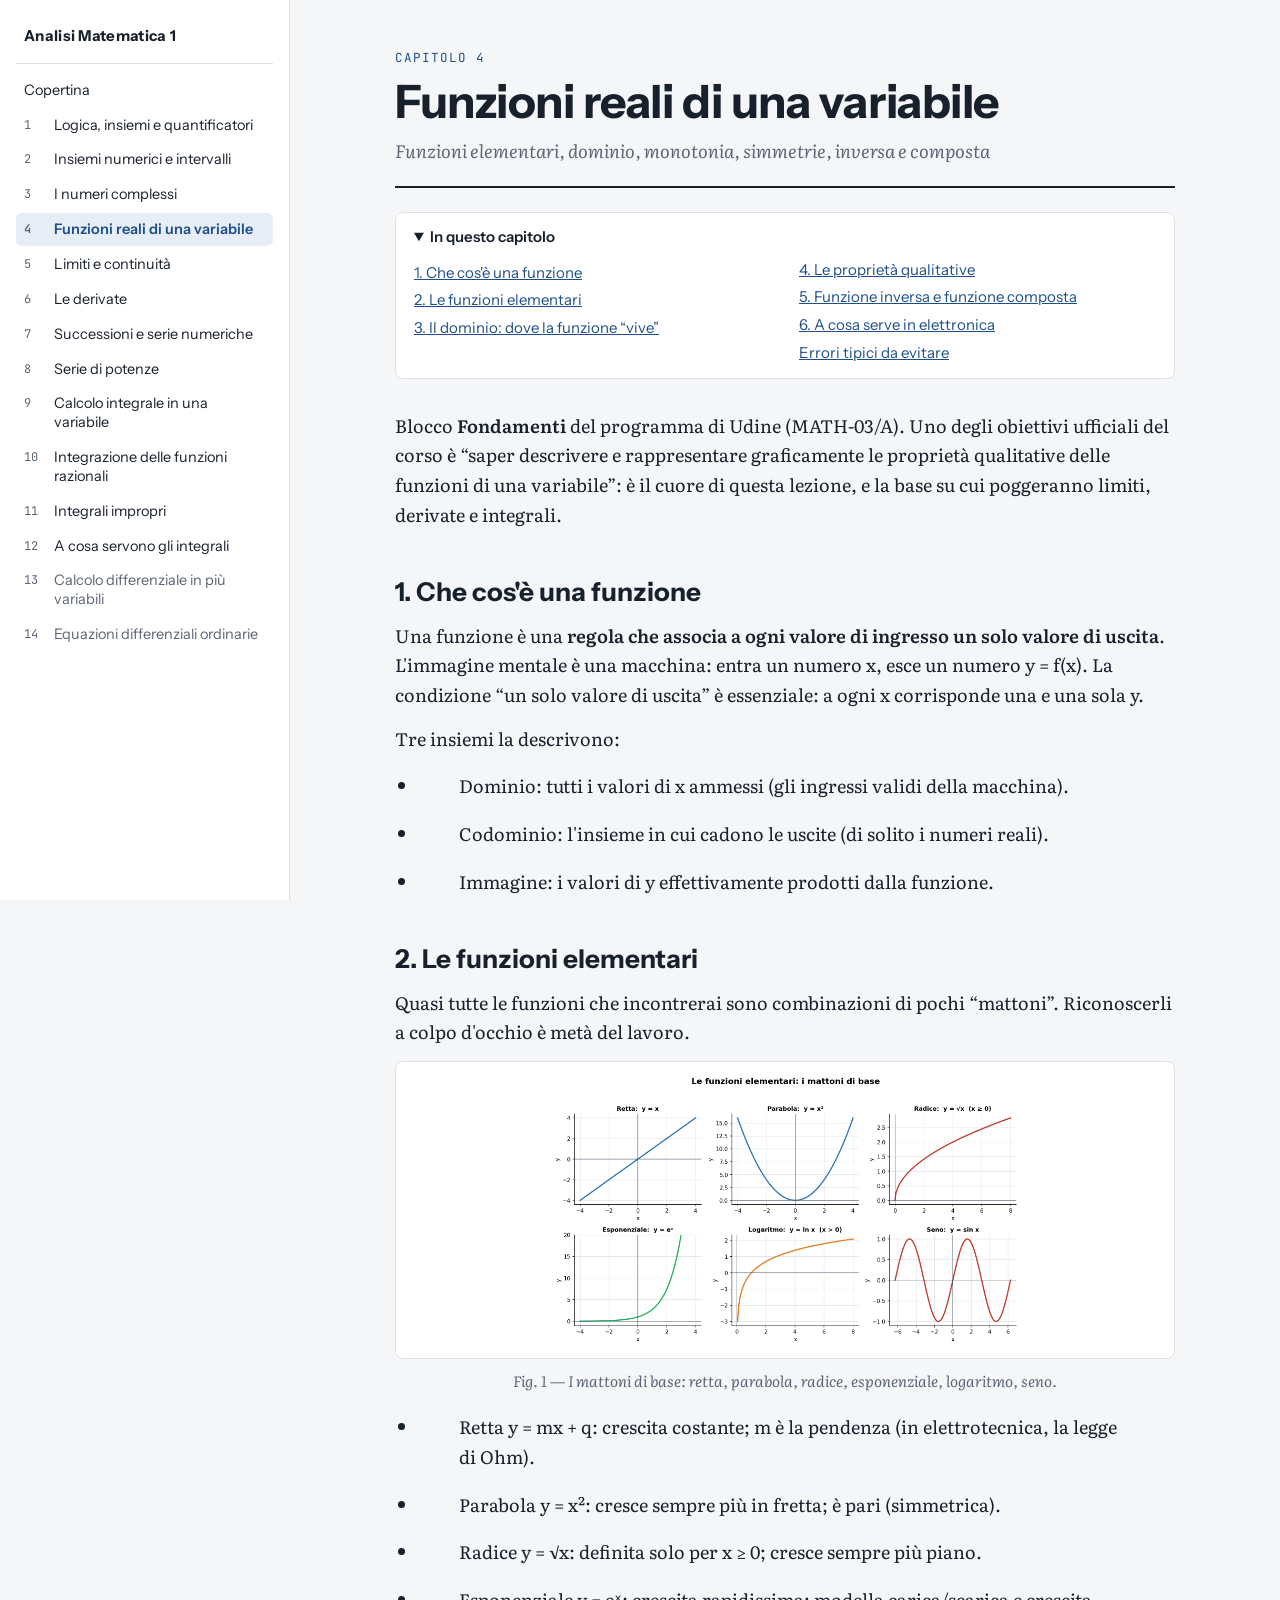
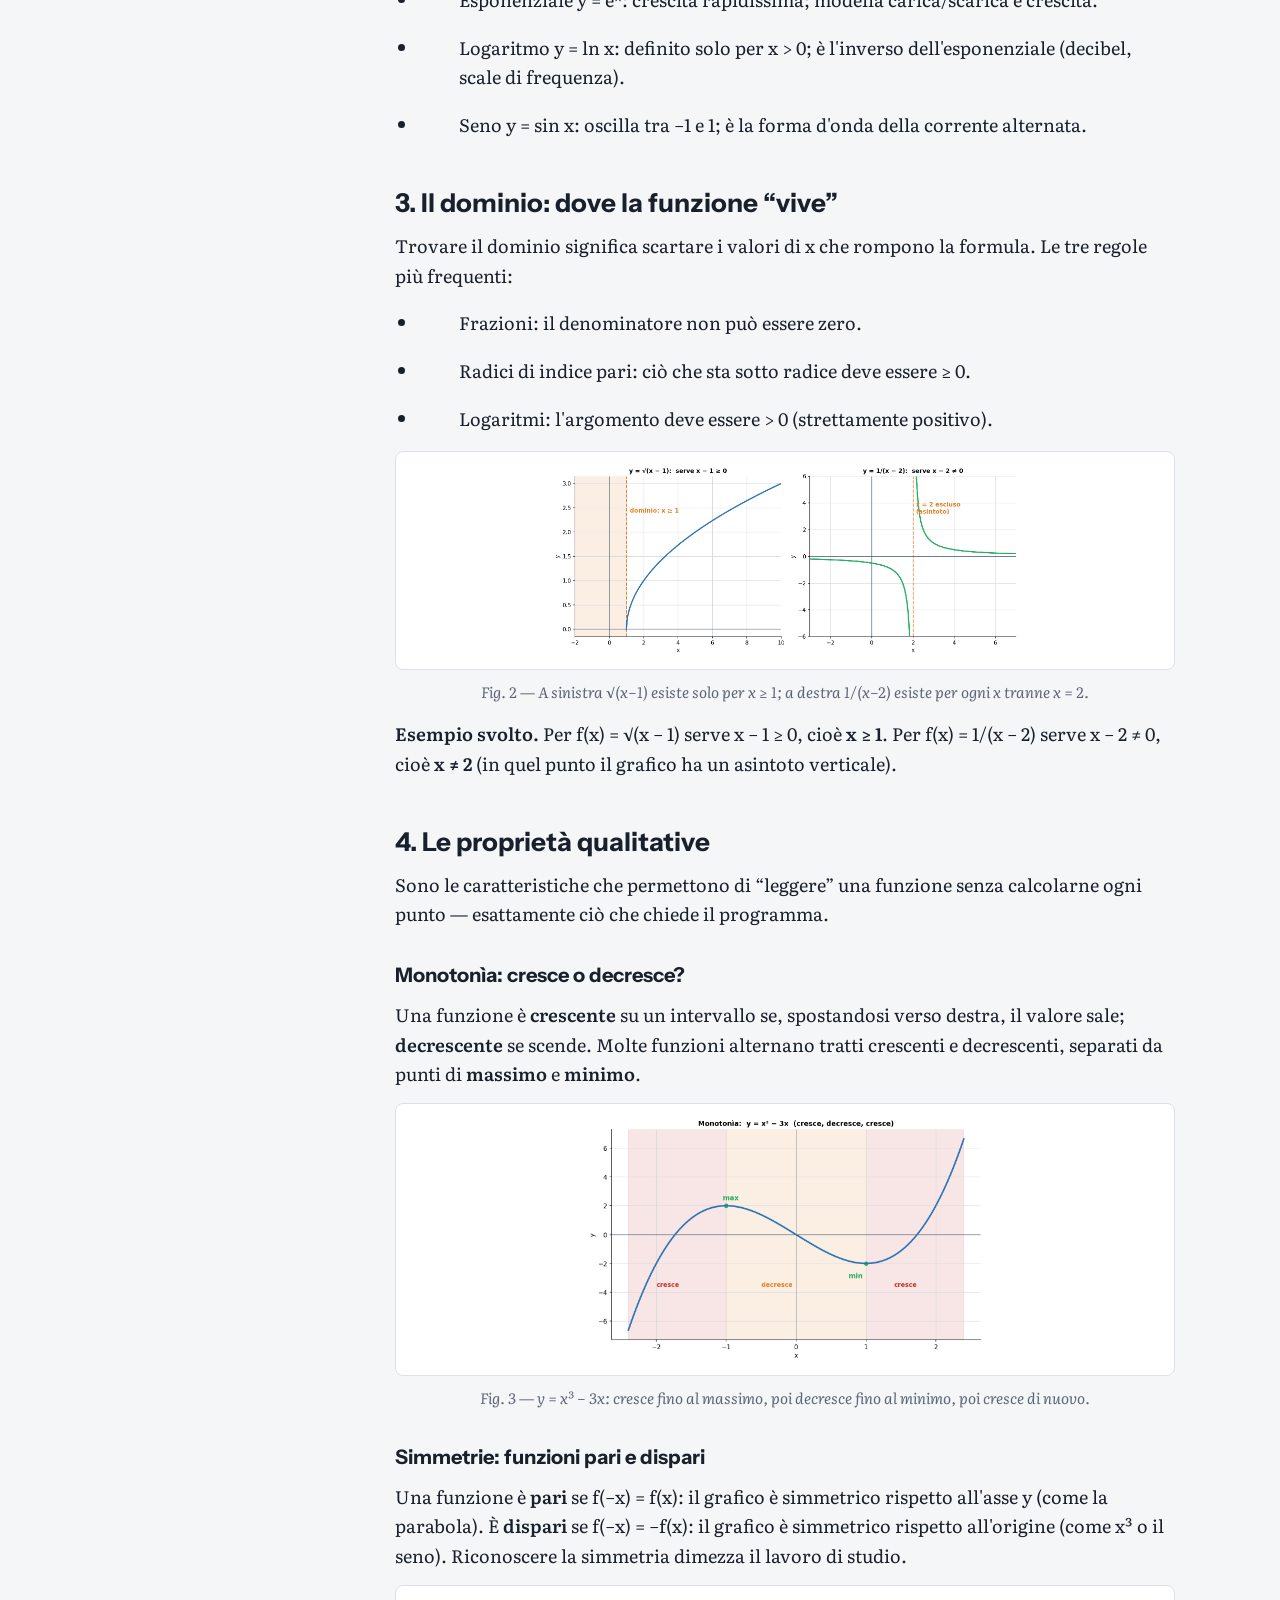
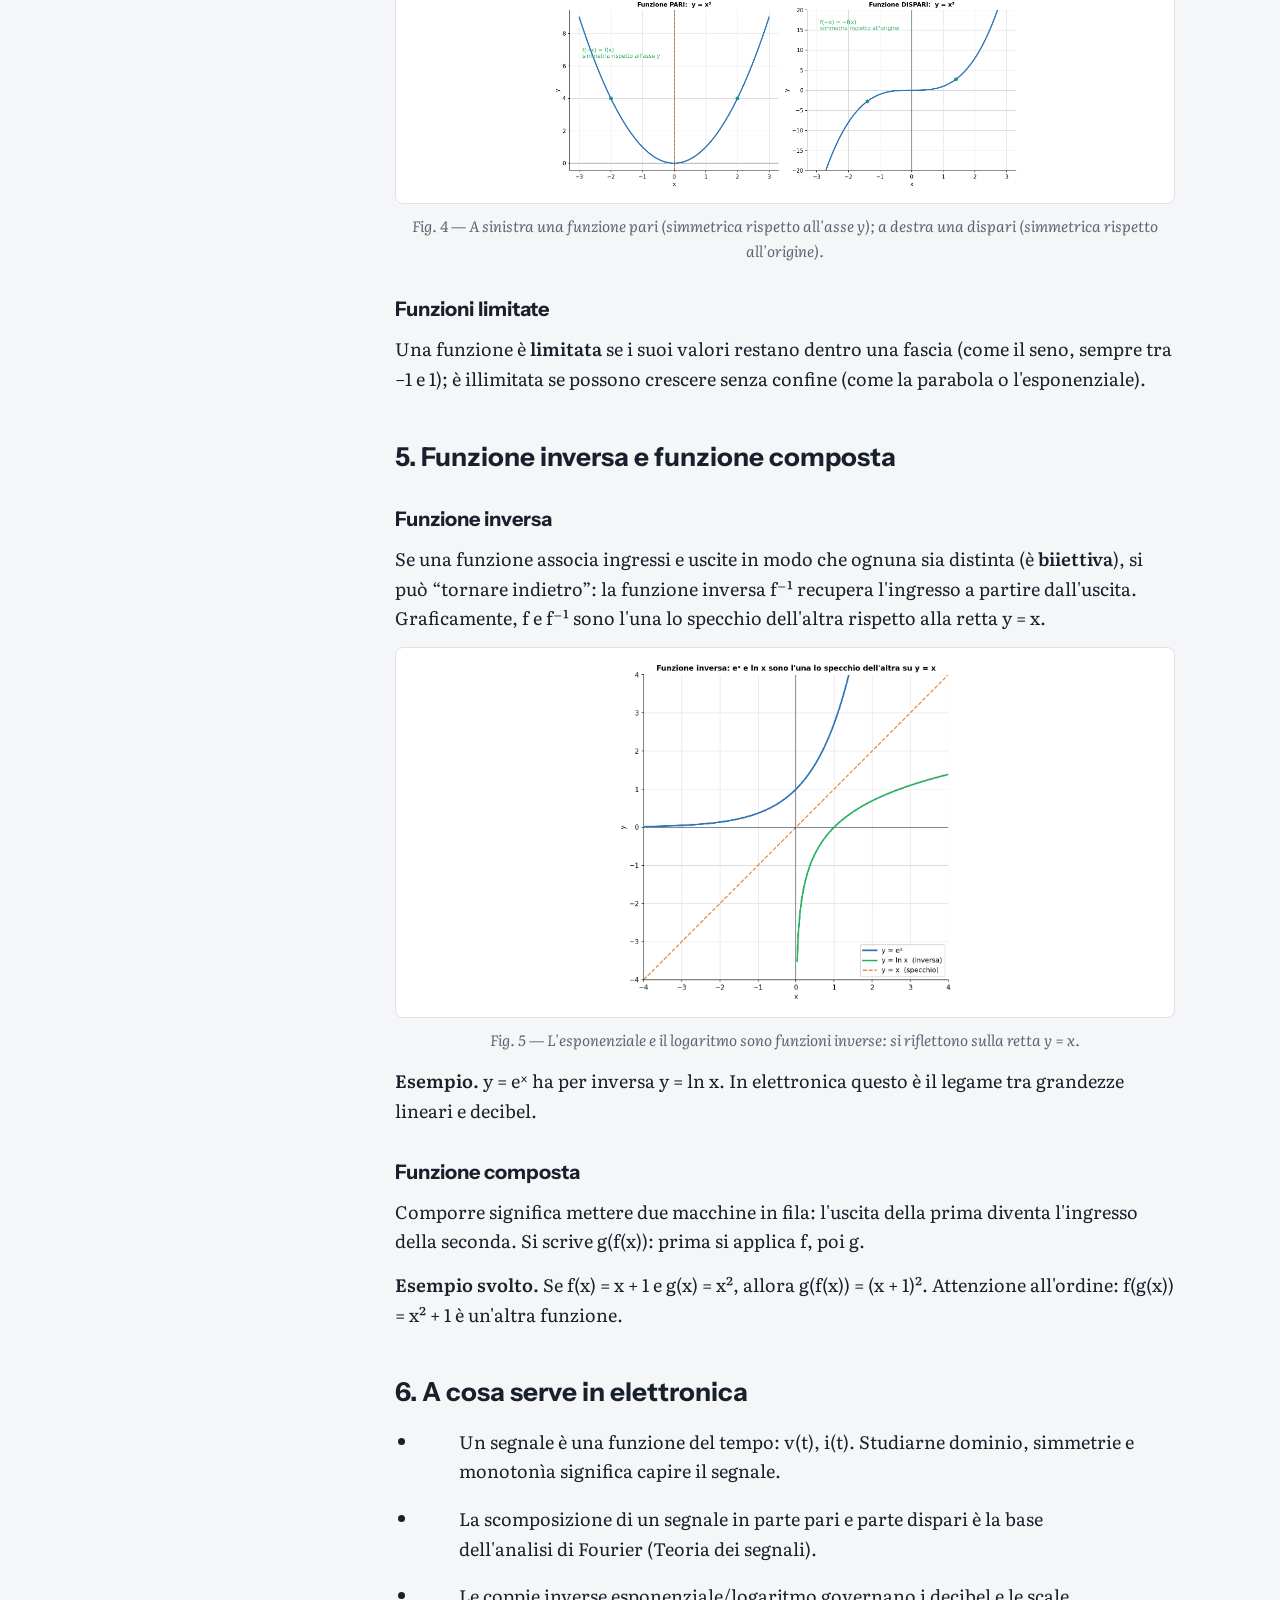
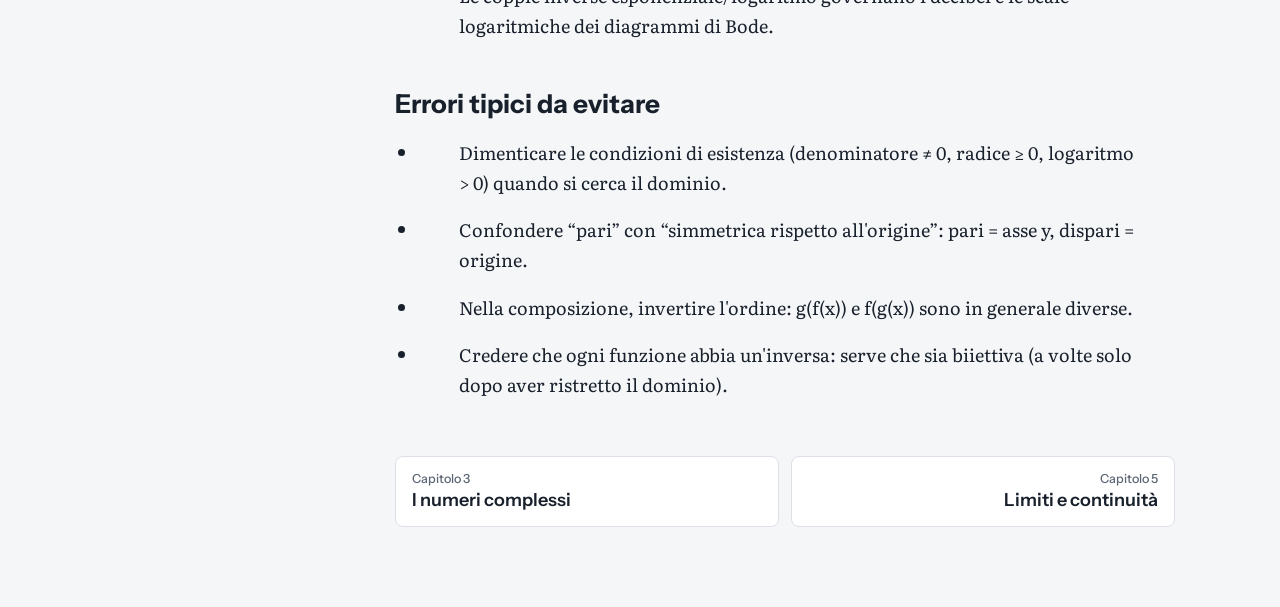
<file: capitoli/04-funzioni-reali.html>
<!doctype html>
<html lang="it">
<head>
<meta charset="utf-8">
<meta name="viewport" content="width=device-width, initial-scale=1, viewport-fit=cover">
<title>Funzioni reali di una variabile · Analisi 1</title>
<link rel="preconnect" href="https://fonts.googleapis.com">
<link rel="preconnect" href="https://fonts.gstatic.com" crossorigin>
<link rel="stylesheet" href="https://fonts.googleapis.com/css2?family=Literata:ital,opsz,wght@0,7..72,400;0,7..72,600;1,7..72,400&family=Instrument+Sans:wght@500;600;700&family=JetBrains+Mono:wght@400;600&display=swap">
<link rel="stylesheet" href="../style.css">
</head>
<body>
<input type="checkbox" id="menu" class="menu-toggle" aria-label="Apri l'indice">
<header class="bar"><label for="menu" class="menu-btn">Indice</label><span class="bar-title">Analisi Matematica 1 · Uniud</span></header>
<nav class="toc" aria-label="Capitoli"><div class="toc-head">Analisi Matematica 1</div><ol><li><a href="../index.html">Copertina</a></li>
<li><a href="../capitoli/01-logica-insiemi.html"><span class="n">1</span>Logica, insiemi e quantificatori</a></li>
<li><a href="../capitoli/02-intervalli.html"><span class="n">2</span>Insiemi numerici e intervalli</a></li>
<li><a href="../capitoli/03-numeri-complessi.html"><span class="n">3</span>I numeri complessi</a></li>
<li><a href="../capitoli/04-funzioni-reali.html" aria-current="page"><span class="n">4</span>Funzioni reali di una variabile</a></li>
<li><a href="../capitoli/05-limiti-continuita.html"><span class="n">5</span>Limiti e continuità</a></li>
<li><a href="../capitoli/06-derivate.html"><span class="n">6</span>Le derivate</a></li>
<li><a href="../capitoli/07-successioni-serie.html"><span class="n">7</span>Successioni e serie numeriche</a></li>
<li><a href="../capitoli/08-serie-di-potenze.html"><span class="n">8</span>Serie di potenze</a></li>
<li><a href="../capitoli/09-integrali.html"><span class="n">9</span>Calcolo integrale in una variabile</a></li>
<li><a href="../capitoli/10-funzioni-razionali.html"><span class="n">10</span>Integrazione delle funzioni razionali</a></li>
<li><a href="../capitoli/11-integrali-impropri.html"><span class="n">11</span>Integrali impropri</a></li>
<li><a href="../capitoli/12-integrali-senso-pratico.html"><span class="n">12</span>A cosa servono gli integrali</a></li>
<li class="off"><span class="n">13</span>Calcolo differenziale in più variabili</li>
<li class="off"><span class="n">14</span>Equazioni differenziali ordinarie</li></ol></nav>
<main class="page"><header class="ch-head"><div class="ch-num">Capitolo 4</div><h1>Funzioni reali di una variabile</h1><p class="ch-sub">Funzioni elementari, dominio, monotonia, simmetrie, inversa e composta</p></header>
<details class="mini" open><summary>In questo capitolo</summary><ol><li><a href="#che-cosè-una-funzione">1. Che cos&#x27;è una funzione</a></li><li><a href="#le-funzioni-elementari">2. Le funzioni elementari</a></li><li><a href="#il-dominio-dove-la-funzione-vive">3. Il dominio: dove la
funzione “vive”</a></li><li><a href="#le-proprietà-qualitative">4. Le proprietà qualitative</a></li><li><a href="#funzione-inversa-e-funzione-composta">5. Funzione inversa e
funzione composta</a></li><li><a href="#a-cosa-serve-in-elettronica">6. A cosa serve in elettronica</a></li><li><a href="#errori-tipici-da-evitare">Errori tipici da evitare</a></li></ol></details>
<article class="testo"><p>Blocco <strong>Fondamenti</strong> del programma di Udine
(MATH-03/A). Uno degli obiettivi ufficiali del corso è “saper descrivere
e rappresentare graficamente le proprietà qualitative delle funzioni di
una variabile”: è il cuore di questa lezione, e la base su cui
poggeranno limiti, derivate e integrali.</p><h2 id="che-cosè-una-funzione">1. Che cos'è una funzione</h2>
<p>Una funzione è una <strong>regola che associa a ogni valore di
ingresso un solo valore di uscita</strong>. L'immagine mentale è una
macchina: entra un numero x, esce un numero y = f(x). La condizione “un
solo valore di uscita” è essenziale: a ogni x corrisponde una e una sola
y.</p>
<p>Tre insiemi la descrivono:</p>
<ul>
<li><blockquote>
<p>Dominio: tutti i valori di x ammessi (gli ingressi validi della
macchina).</p>
</blockquote></li>
<li><blockquote>
<p>Codominio: l'insieme in cui cadono le uscite (di solito i numeri
reali).</p>
</blockquote></li>
<li><blockquote>
<p>Immagine: i valori di y effettivamente prodotti dalla funzione.</p>
</blockquote></li>
</ul>
<h2 id="le-funzioni-elementari">2. Le funzioni elementari</h2>
<p>Quasi tutte le funzioni che incontrerai sono combinazioni di pochi
“mattoni”. Riconoscerli a colpo d'occhio è metà del lavoro.</p>
<div class="plate"><img src="../img/04-funzioni-reali/Analisi1_Lezione02_Funzioni_reali_image2.png" alt="" loading="lazy" class="figura" style="width:min(469px,100%)"></div>
<p class="caption">Fig. 1 — I mattoni di base: retta, parabola, radice,
esponenziale, logaritmo, seno.</p>
<ul>
<li><blockquote>
<p>Retta y = mx + q: crescita costante; m è la pendenza (in
elettrotecnica, la legge di Ohm).</p>
</blockquote></li>
<li><blockquote>
<p>Parabola y = x²: cresce sempre più in fretta; è pari
(simmetrica).</p>
</blockquote></li>
<li><blockquote>
<p>Radice y = √x: definita solo per x ≥ 0; cresce sempre più piano.</p>
</blockquote></li>
<li><blockquote>
<p>Esponenziale y = eˣ: crescita rapidissima; modella carica/scarica e
crescita.</p>
</blockquote></li>
<li><blockquote>
<p>Logaritmo y = ln x: definito solo per x &gt; 0; è l'inverso
dell'esponenziale (decibel, scale di frequenza).</p>
</blockquote></li>
<li><blockquote>
<p>Seno y = sin x: oscilla tra −1 e 1; è la forma d'onda della corrente
alternata.</p>
</blockquote></li>
</ul>


<h2 id="il-dominio-dove-la-funzione-vive">3. Il dominio: dove la
funzione “vive”</h2>
<p>Trovare il dominio significa scartare i valori di x che rompono la
formula. Le tre regole più frequenti:</p>
<ul>
<li><blockquote>
<p>Frazioni: il denominatore non può essere zero.</p>
</blockquote></li>
<li><blockquote>
<p>Radici di indice pari: ciò che sta sotto radice deve essere ≥ 0.</p>
</blockquote></li>
<li><blockquote>
<p>Logaritmi: l'argomento deve essere &gt; 0 (strettamente
positivo).</p>
</blockquote></li>
</ul>
<div class="plate"><img src="../img/04-funzioni-reali/Analisi1_Lezione02_Funzioni_reali_image5.png" alt="" loading="lazy" class="figura" style="width:min(469px,100%)"></div>
<p class="caption">Fig. 2 — A sinistra √(x−1) esiste solo per x ≥ 1; a destra
1/(x−2) esiste per ogni x tranne x = 2.</p>
<p><strong>Esempio svolto.</strong> Per f(x) = √(x − 1) serve x − 1 ≥ 0,
cioè <strong>x ≥ 1</strong>. Per f(x) = 1/(x − 2) serve x − 2 ≠ 0, cioè
<strong>x ≠ 2</strong> (in quel punto il grafico ha un asintoto
verticale).</p>
<h2 id="le-proprietà-qualitative">4. Le proprietà qualitative</h2>
<p>Sono le caratteristiche che permettono di “leggere” una funzione
senza calcolarne ogni punto — esattamente ciò che chiede il
programma.</p>
<h3 id="monotonìa-cresce-o-decresce">Monotonìa: cresce o decresce?</h3>
<p>Una funzione è <strong>crescente</strong> su un intervallo se,
spostandosi verso destra, il valore sale; <strong>decrescente</strong>
se scende. Molte funzioni alternano tratti crescenti e decrescenti,
separati da punti di <strong>massimo</strong> e
<strong>minimo</strong>.</p>
<div class="plate"><img src="../img/04-funzioni-reali/Analisi1_Lezione02_Funzioni_reali_image3.png" alt="" loading="lazy" class="figura" style="width:min(400px,100%)"></div>
<p class="caption">Fig. 3 — y = x³ − 3x: cresce fino al massimo, poi decresce fino
al minimo, poi cresce di nuovo.</p>




<h3 id="simmetrie-funzioni-pari-e-dispari">Simmetrie: funzioni pari e
dispari</h3>
<p>Una funzione è <strong>pari</strong> se f(−x) = f(x): il grafico è
simmetrico rispetto all'asse y (come la parabola). È
<strong>dispari</strong> se f(−x) = −f(x): il grafico è simmetrico
rispetto all'origine (come x³ o il seno). Riconoscere la simmetria
dimezza il lavoro di studio.</p>
<div class="plate"><img src="../img/04-funzioni-reali/Analisi1_Lezione02_Funzioni_reali_image1.png" alt="" loading="lazy" class="figura" style="width:min(469px,100%)"></div>
<p class="caption">Fig. 4 — A sinistra una funzione pari (simmetrica rispetto
all'asse y); a destra una dispari (simmetrica rispetto
all'origine).</p>
<h3 id="funzioni-limitate">Funzioni limitate</h3>
<p>Una funzione è <strong>limitata</strong> se i suoi valori restano
dentro una fascia (come il seno, sempre tra −1 e 1); è illimitata se
possono crescere senza confine (come la parabola o l'esponenziale).</p>
<h2 id="funzione-inversa-e-funzione-composta">5. Funzione inversa e
funzione composta</h2>
<h3 id="funzione-inversa">Funzione inversa</h3>
<p>Se una funzione associa ingressi e uscite in modo che ognuna sia
distinta (è <strong>biiettiva</strong>), si può “tornare indietro”: la
funzione inversa f⁻¹ recupera l'ingresso a partire dall'uscita.
Graficamente, f e f⁻¹ sono l'una lo specchio dell'altra rispetto alla
retta y = x.</p>
<div class="plate"><img src="../img/04-funzioni-reali/Analisi1_Lezione02_Funzioni_reali_image4.png" alt="" loading="lazy" class="figura" style="width:min(340px,100%)"></div>
<p class="caption">Fig. 5 — L'esponenziale e il logaritmo sono funzioni inverse: si
riflettono sulla retta y = x.</p>
<p><strong>Esempio.</strong> y = eˣ ha per inversa y = ln x. In
elettronica questo è il legame tra grandezze lineari e decibel.</p>
<h3 id="funzione-composta">Funzione composta</h3>
<p>Comporre significa mettere due macchine in fila: l'uscita della prima
diventa l'ingresso della seconda. Si scrive g(f(x)): prima si applica f,
poi g.</p>
<p><strong>Esempio svolto.</strong> Se f(x) = x + 1 e g(x) = x², allora
g(f(x)) = (x + 1)². Attenzione all'ordine: f(g(x)) = x² + 1 è un'altra
funzione.</p>
<h2 id="a-cosa-serve-in-elettronica">6. A cosa serve in elettronica</h2>
<ul>
<li><blockquote>
<p>Un segnale è una funzione del tempo: v(t), i(t). Studiarne dominio,
simmetrie e monotonìa significa capire il segnale.</p>
</blockquote></li>
<li><blockquote>
<p>La scomposizione di un segnale in parte pari e parte dispari è la
base dell'analisi di Fourier (Teoria dei segnali).</p>
</blockquote></li>
<li><blockquote>
<p>Le coppie inverse esponenziale/logaritmo governano i decibel e le
scale logaritmiche dei diagrammi di Bode.</p>
</blockquote></li>
</ul>
<h2 id="errori-tipici-da-evitare">Errori tipici da evitare</h2>
<ul>
<li><blockquote>
<p>Dimenticare le condizioni di esistenza (denominatore ≠ 0, radice ≥ 0,
logaritmo &gt; 0) quando si cerca il dominio.</p>
</blockquote></li>
<li><blockquote>
<p>Confondere “pari” con “simmetrica rispetto all'origine”: pari = asse
y, dispari = origine.</p>
</blockquote></li>
<li><blockquote>
<p>Nella composizione, invertire l'ordine: g(f(x)) e f(g(x)) sono in
generale diverse.</p>
</blockquote></li>
<li><blockquote>
<p>Credere che ogni funzione abbia un'inversa: serve che sia biiettiva
(a volte solo dopo aver ristretto il dominio).</p>
</blockquote></li>
</ul>

</article>
<nav class="pn"><a class="prev" href="03-numeri-complessi.html"><small>Capitolo 3</small>I numeri complessi</a><a class="next" href="05-limiti-continuita.html"><small>Capitolo 5</small>Limiti e continuità</a></nav></main>
</body>
</html>
</file>
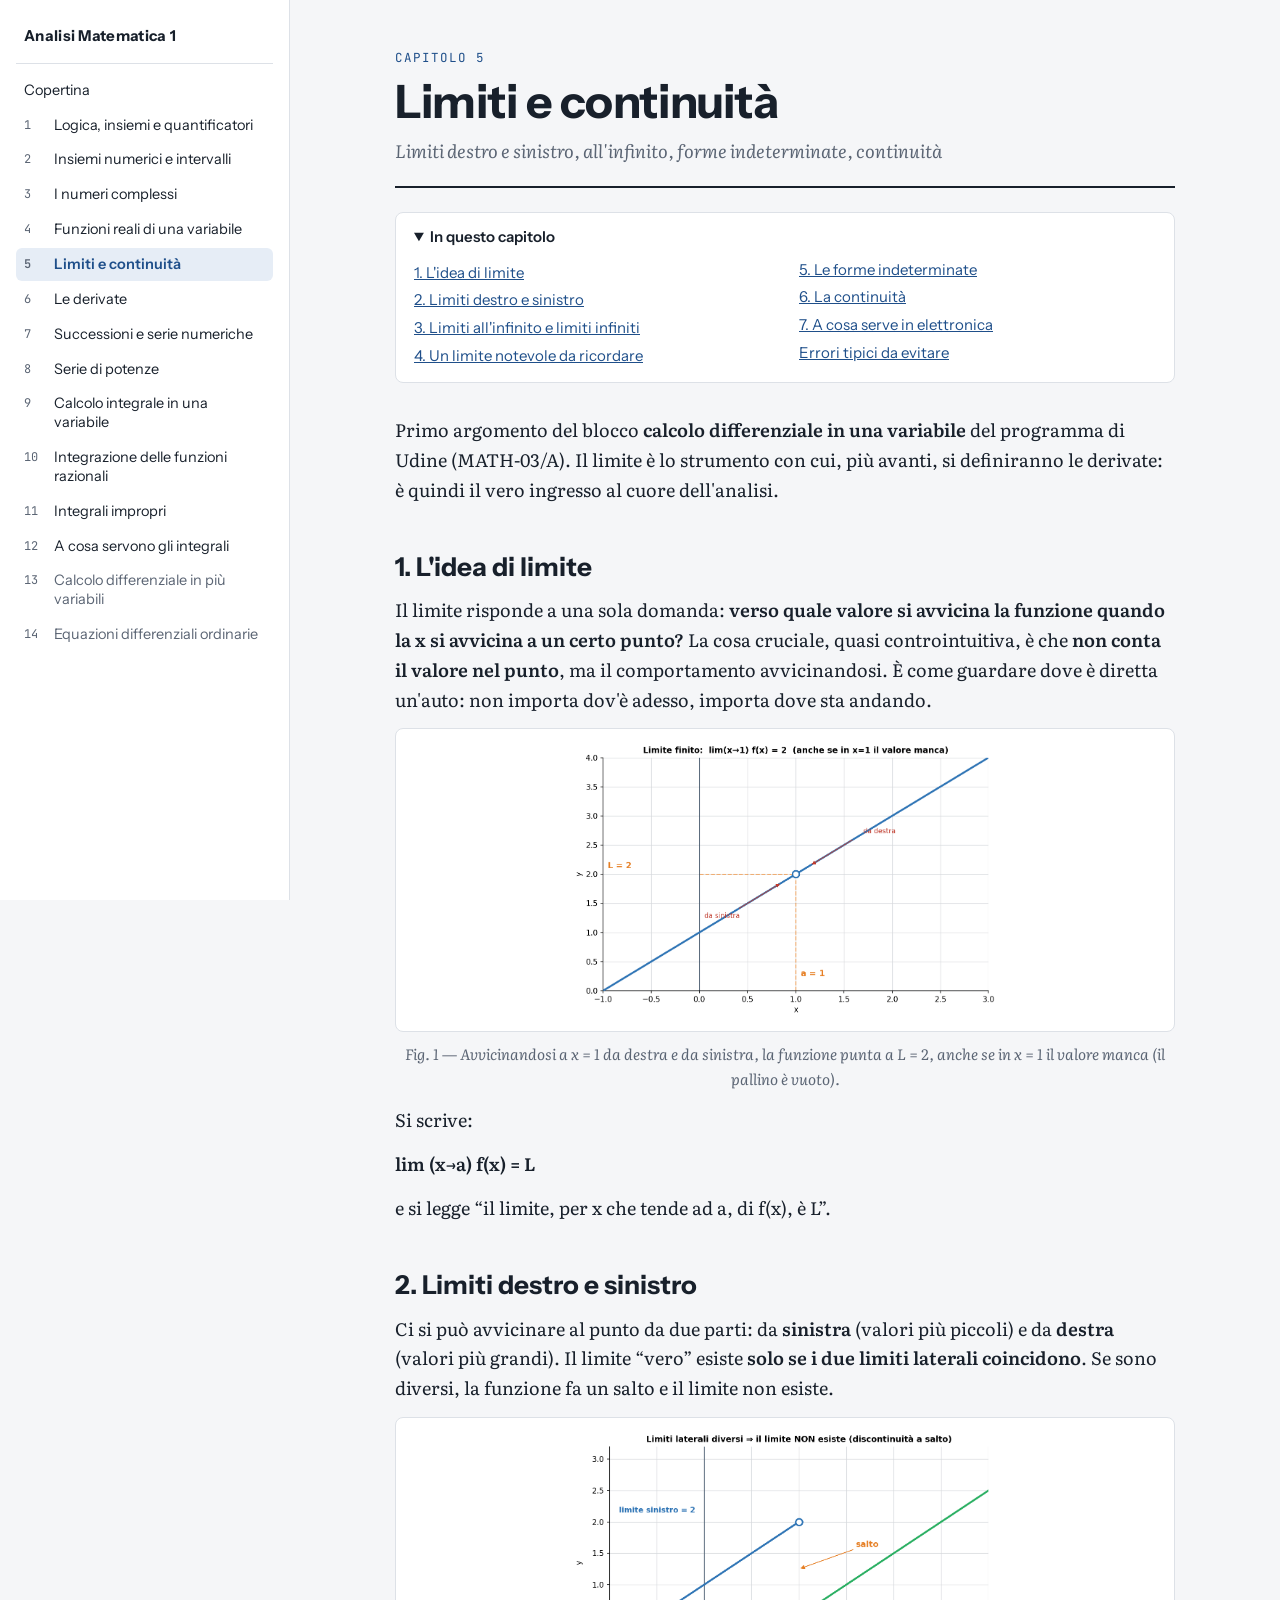
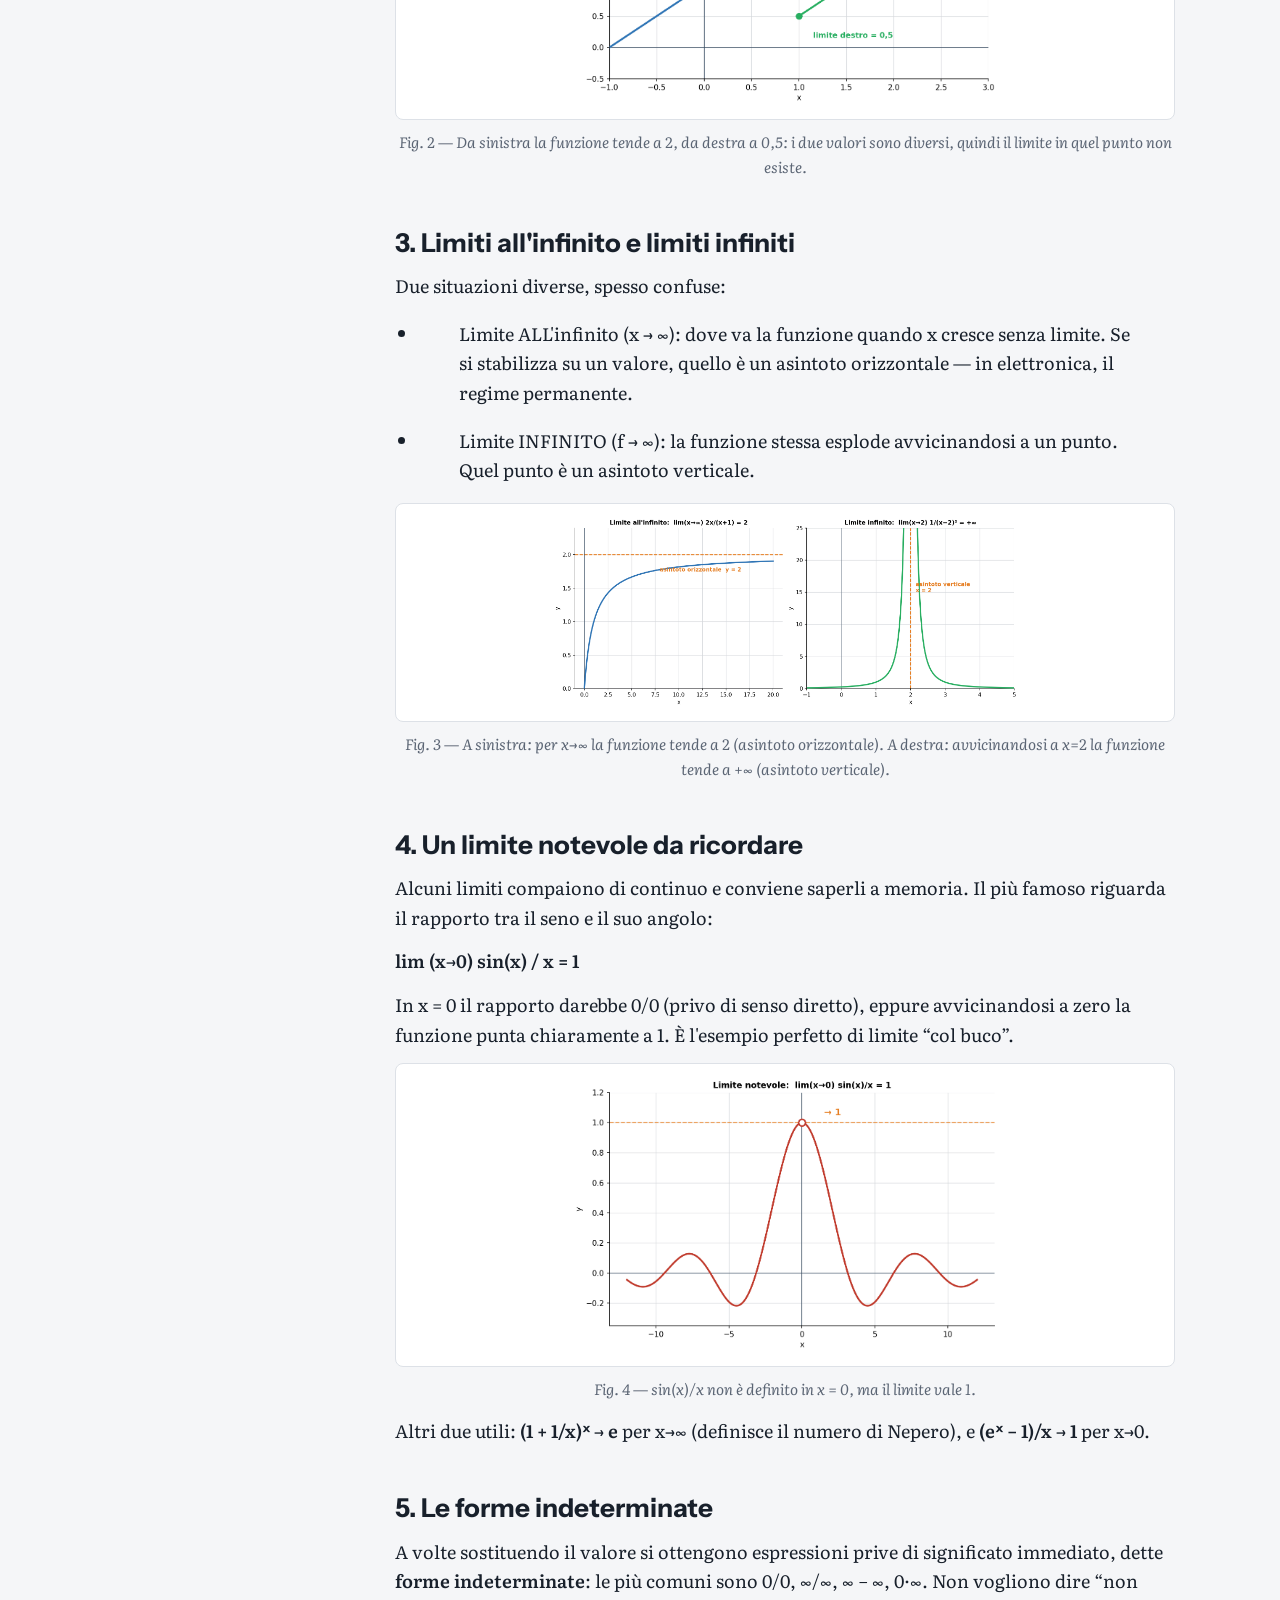
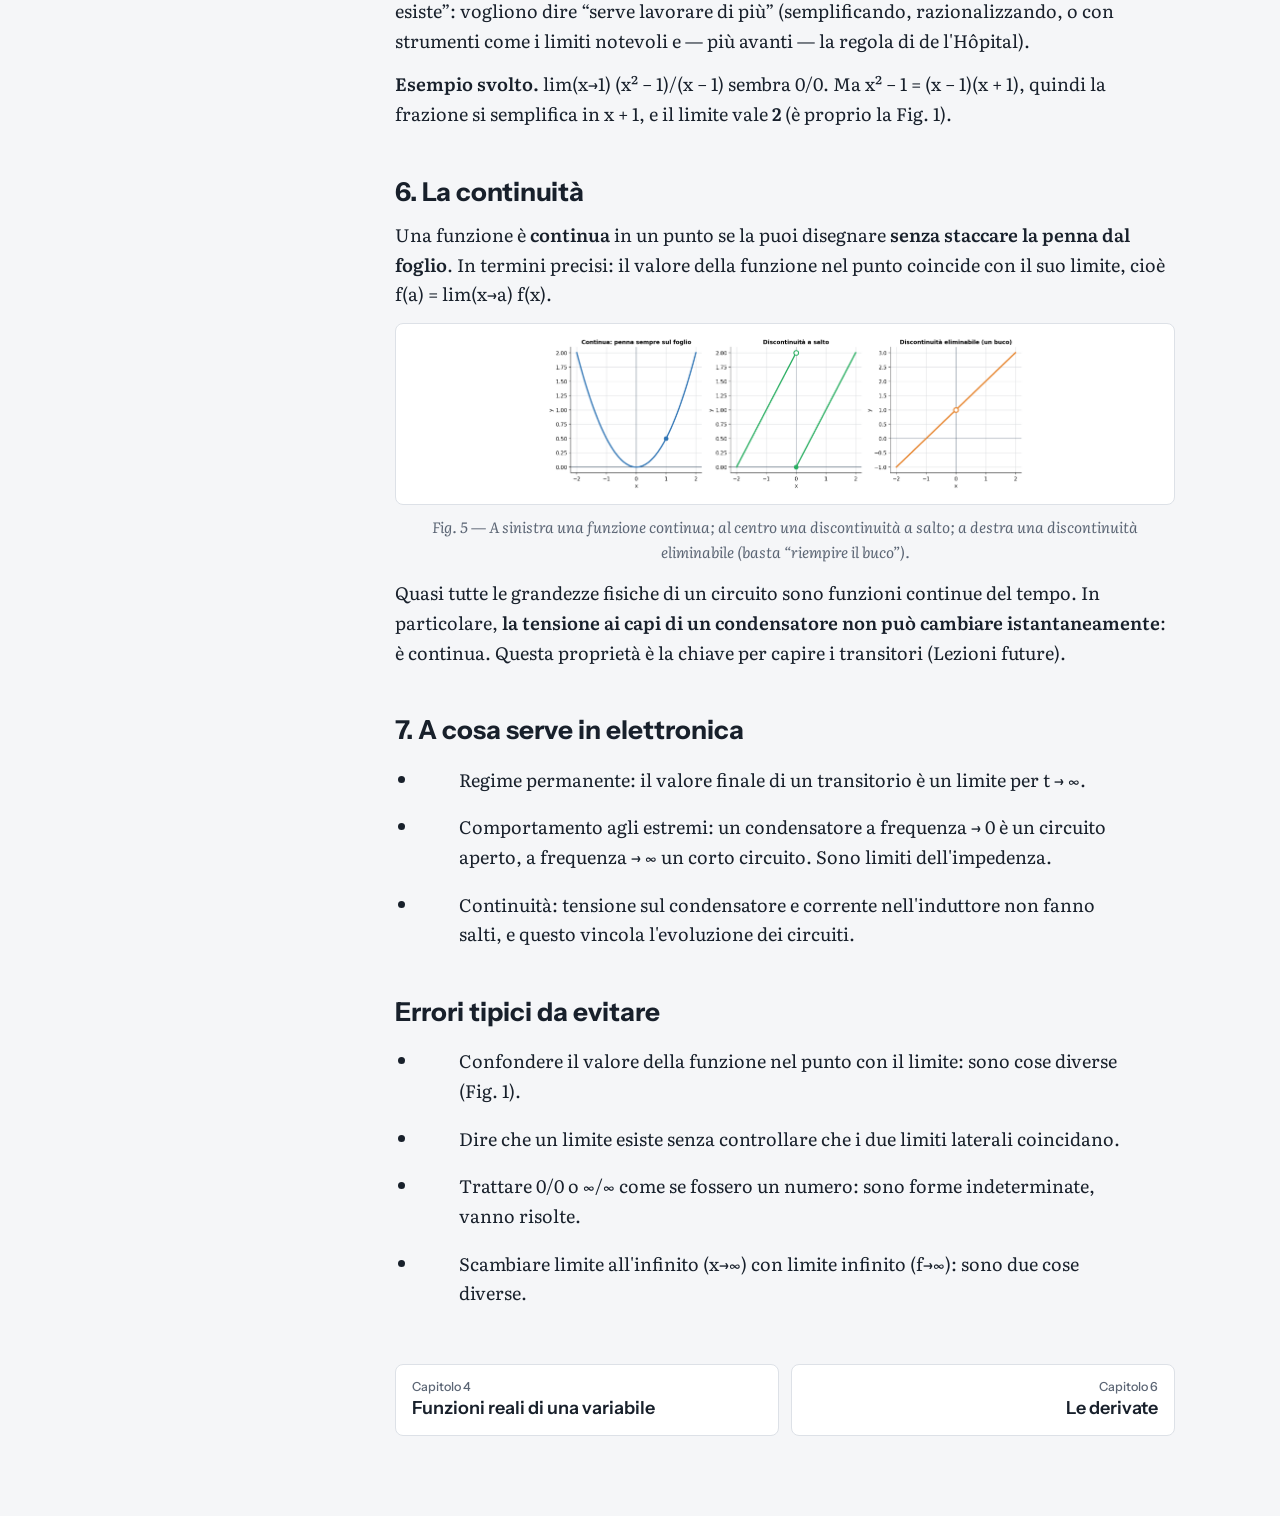
<file: capitoli/05-limiti-continuita.html>
<!doctype html>
<html lang="it">
<head>
<meta charset="utf-8">
<meta name="viewport" content="width=device-width, initial-scale=1, viewport-fit=cover">
<title>Limiti e continuità · Analisi 1</title>
<link rel="preconnect" href="https://fonts.googleapis.com">
<link rel="preconnect" href="https://fonts.gstatic.com" crossorigin>
<link rel="stylesheet" href="https://fonts.googleapis.com/css2?family=Literata:ital,opsz,wght@0,7..72,400;0,7..72,600;1,7..72,400&family=Instrument+Sans:wght@500;600;700&family=JetBrains+Mono:wght@400;600&display=swap">
<link rel="stylesheet" href="../style.css">
</head>
<body>
<input type="checkbox" id="menu" class="menu-toggle" aria-label="Apri l'indice">
<header class="bar"><label for="menu" class="menu-btn">Indice</label><span class="bar-title">Analisi Matematica 1 · Uniud</span></header>
<nav class="toc" aria-label="Capitoli"><div class="toc-head">Analisi Matematica 1</div><ol><li><a href="../index.html">Copertina</a></li>
<li><a href="../capitoli/01-logica-insiemi.html"><span class="n">1</span>Logica, insiemi e quantificatori</a></li>
<li><a href="../capitoli/02-intervalli.html"><span class="n">2</span>Insiemi numerici e intervalli</a></li>
<li><a href="../capitoli/03-numeri-complessi.html"><span class="n">3</span>I numeri complessi</a></li>
<li><a href="../capitoli/04-funzioni-reali.html"><span class="n">4</span>Funzioni reali di una variabile</a></li>
<li><a href="../capitoli/05-limiti-continuita.html" aria-current="page"><span class="n">5</span>Limiti e continuità</a></li>
<li><a href="../capitoli/06-derivate.html"><span class="n">6</span>Le derivate</a></li>
<li><a href="../capitoli/07-successioni-serie.html"><span class="n">7</span>Successioni e serie numeriche</a></li>
<li><a href="../capitoli/08-serie-di-potenze.html"><span class="n">8</span>Serie di potenze</a></li>
<li><a href="../capitoli/09-integrali.html"><span class="n">9</span>Calcolo integrale in una variabile</a></li>
<li><a href="../capitoli/10-funzioni-razionali.html"><span class="n">10</span>Integrazione delle funzioni razionali</a></li>
<li><a href="../capitoli/11-integrali-impropri.html"><span class="n">11</span>Integrali impropri</a></li>
<li><a href="../capitoli/12-integrali-senso-pratico.html"><span class="n">12</span>A cosa servono gli integrali</a></li>
<li class="off"><span class="n">13</span>Calcolo differenziale in più variabili</li>
<li class="off"><span class="n">14</span>Equazioni differenziali ordinarie</li></ol></nav>
<main class="page"><header class="ch-head"><div class="ch-num">Capitolo 5</div><h1>Limiti e continuità</h1><p class="ch-sub">Limiti destro e sinistro, all&#x27;infinito, forme indeterminate, continuità</p></header>
<details class="mini" open><summary>In questo capitolo</summary><ol><li><a href="#lidea-di-limite">1. L&#x27;idea di limite</a></li><li><a href="#limiti-destro-e-sinistro">2. Limiti destro e sinistro</a></li><li><a href="#limiti-allinfinito-e-limiti-infiniti">3. Limiti all&#x27;infinito e
limiti infiniti</a></li><li><a href="#un-limite-notevole-da-ricordare">4. Un limite notevole da
ricordare</a></li><li><a href="#le-forme-indeterminate">5. Le forme indeterminate</a></li><li><a href="#la-continuità">6. La continuità</a></li><li><a href="#a-cosa-serve-in-elettronica">7. A cosa serve in elettronica</a></li><li><a href="#errori-tipici-da-evitare">Errori tipici da evitare</a></li></ol></details>
<article class="testo"><p>Primo argomento del blocco <strong>calcolo differenziale in una
variabile</strong> del programma di Udine (MATH-03/A). Il limite è lo
strumento con cui, più avanti, si definiranno le derivate: è quindi il
vero ingresso al cuore dell'analisi.</p><h2 id="lidea-di-limite">1. L'idea di limite</h2>
<p>Il limite risponde a una sola domanda: <strong>verso quale valore si
avvicina la funzione quando la x si avvicina a un certo punto?</strong>
La cosa cruciale, quasi controintuitiva, è che <strong>non conta il
valore nel punto</strong>, ma il comportamento avvicinandosi. È come
guardare dove è diretta un'auto: non importa dov'è adesso, importa dove
sta andando.</p>
<div class="plate"><img src="../img/05-limiti-continuita/Analisi1_Lezione03_Limiti_continuita_image2.png" alt="" loading="lazy" class="figura" style="width:min(430px,100%)"></div>
<p class="caption">Fig. 1 — Avvicinandosi a x = 1 da destra e da sinistra, la
funzione punta a L = 2, anche se in x = 1 il valore manca (il pallino è
vuoto).</p>
<p>Si scrive:</p>
<p><strong>lim (x→a) f(x) = L</strong></p>
<p>e si legge “il limite, per x che tende ad a, di f(x), è L”.</p>
<h2 id="limiti-destro-e-sinistro">2. Limiti destro e sinistro</h2>
<p>Ci si può avvicinare al punto da due parti: da
<strong>sinistra</strong> (valori più piccoli) e da
<strong>destra</strong> (valori più grandi). Il limite “vero” esiste
<strong>solo se i due limiti laterali coincidono</strong>. Se sono
diversi, la funzione fa un salto e il limite non esiste.</p>
<div class="plate"><img src="../img/05-limiti-continuita/Analisi1_Lezione03_Limiti_continuita_image5.png" alt="" loading="lazy" class="figura" style="width:min(430px,100%)"></div>
<p class="caption">Fig. 2 — Da sinistra la funzione tende a 2, da destra a 0,5: i
due valori sono diversi, quindi il limite in quel punto non
esiste.</p>
<h2 id="limiti-allinfinito-e-limiti-infiniti">3. Limiti all'infinito e
limiti infiniti</h2>
<p>Due situazioni diverse, spesso confuse:</p>
<ul>
<li><blockquote>
<p>Limite ALL'infinito (x → ∞): dove va la funzione quando x cresce
senza limite. Se si stabilizza su un valore, quello è un asintoto
orizzontale — in elettronica, il regime permanente.</p>
</blockquote></li>
<li><blockquote>
<p>Limite INFINITO (f → ∞): la funzione stessa esplode avvicinandosi a
un punto. Quel punto è un asintoto verticale.</p>
</blockquote></li>
</ul>
<div class="plate"><img src="../img/05-limiti-continuita/Analisi1_Lezione03_Limiti_continuita_image4.png" alt="" loading="lazy" class="figura" style="width:min(469px,100%)"></div>
<p class="caption">Fig. 3 — A sinistra: per x→∞ la funzione tende a 2 (asintoto
orizzontale). A destra: avvicinandosi a x=2 la funzione tende a +∞
(asintoto verticale).</p>
<h2 id="un-limite-notevole-da-ricordare">4. Un limite notevole da
ricordare</h2>
<p>Alcuni limiti compaiono di continuo e conviene saperli a memoria. Il
più famoso riguarda il rapporto tra il seno e il suo angolo:</p>
<p><strong>lim (x→0) sin(x) / x = 1</strong></p>
<p>In x = 0 il rapporto darebbe 0/0 (privo di senso diretto), eppure
avvicinandosi a zero la funzione punta chiaramente a 1. È l'esempio
perfetto di limite “col buco”.</p>
<div class="plate"><img src="../img/05-limiti-continuita/Analisi1_Lezione03_Limiti_continuita_image3.png" alt="" loading="lazy" class="figura" style="width:min(430px,100%)"></div>
<p class="caption">Fig. 4 — sin(x)/x non è definito in x = 0, ma il limite vale
1.</p>
<p>Altri due utili: <strong>(1 + 1/x)ˣ → e</strong> per x→∞ (definisce
il numero di Nepero), e <strong>(eˣ − 1)/x → 1</strong> per x→0.</p>
<h2 id="le-forme-indeterminate">5. Le forme indeterminate</h2>
<p>A volte sostituendo il valore si ottengono espressioni prive di
significato immediato, dette <strong>forme indeterminate</strong>: le
più comuni sono 0/0, ∞/∞, ∞ − ∞, 0·∞. Non vogliono dire “non esiste”:
vogliono dire “serve lavorare di più” (semplificando, razionalizzando, o
con strumenti come i limiti notevoli e — più avanti — la regola di de
l'Hôpital).</p>
<p><strong>Esempio svolto.</strong> lim(x→1) (x² − 1)/(x − 1) sembra
0/0. Ma x² − 1 = (x − 1)(x + 1), quindi la frazione si semplifica in x +
1, e il limite vale <strong>2</strong> (è proprio la Fig. 1).</p>
<h2 id="la-continuità">6. La continuità</h2>
<p>Una funzione è <strong>continua</strong> in un punto se la puoi
disegnare <strong>senza staccare la penna dal foglio</strong>. In
termini precisi: il valore della funzione nel punto coincide con il suo
limite, cioè f(a) = lim(x→a) f(x).</p>
<div class="plate"><img src="../img/05-limiti-continuita/Analisi1_Lezione03_Limiti_continuita_image1.png" alt="" loading="lazy" class="figura" style="width:min(480px,100%)"></div>
<p class="caption">Fig. 5 — A sinistra una funzione continua; al centro una
discontinuità a salto; a destra una discontinuità eliminabile (basta
“riempire il buco”).</p>
<p>Quasi tutte le grandezze fisiche di un circuito sono funzioni
continue del tempo. In particolare, <strong>la tensione ai capi di un
condensatore non può cambiare istantaneamente</strong>: è continua.
Questa proprietà è la chiave per capire i transitori (Lezioni
future).</p>
<h2 id="a-cosa-serve-in-elettronica">7. A cosa serve in elettronica</h2>
<ul>
<li><blockquote>
<p>Regime permanente: il valore finale di un transitorio è un limite per
t → ∞.</p>
</blockquote></li>
<li><blockquote>
<p>Comportamento agli estremi: un condensatore a frequenza → 0 è un
circuito aperto, a frequenza → ∞ un corto circuito. Sono limiti
dell'impedenza.</p>
</blockquote></li>
<li><blockquote>
<p>Continuità: tensione sul condensatore e corrente nell'induttore non
fanno salti, e questo vincola l'evoluzione dei circuiti.</p>
</blockquote></li>
</ul>
<h2 id="errori-tipici-da-evitare">Errori tipici da evitare</h2>
<ul>
<li><blockquote>
<p>Confondere il valore della funzione nel punto con il limite: sono
cose diverse (Fig. 1).</p>
</blockquote></li>
<li><blockquote>
<p>Dire che un limite esiste senza controllare che i due limiti laterali
coincidano.</p>
</blockquote></li>
<li><blockquote>
<p>Trattare 0/0 o ∞/∞ come se fossero un numero: sono forme
indeterminate, vanno risolte.</p>
</blockquote></li>
<li><blockquote>
<p>Scambiare limite all'infinito (x→∞) con limite infinito (f→∞): sono
due cose diverse.</p>
</blockquote></li>
</ul>

</article>
<nav class="pn"><a class="prev" href="04-funzioni-reali.html"><small>Capitolo 4</small>Funzioni reali di una variabile</a><a class="next" href="06-derivate.html"><small>Capitolo 6</small>Le derivate</a></nav></main>
</body>
</html>
</file>
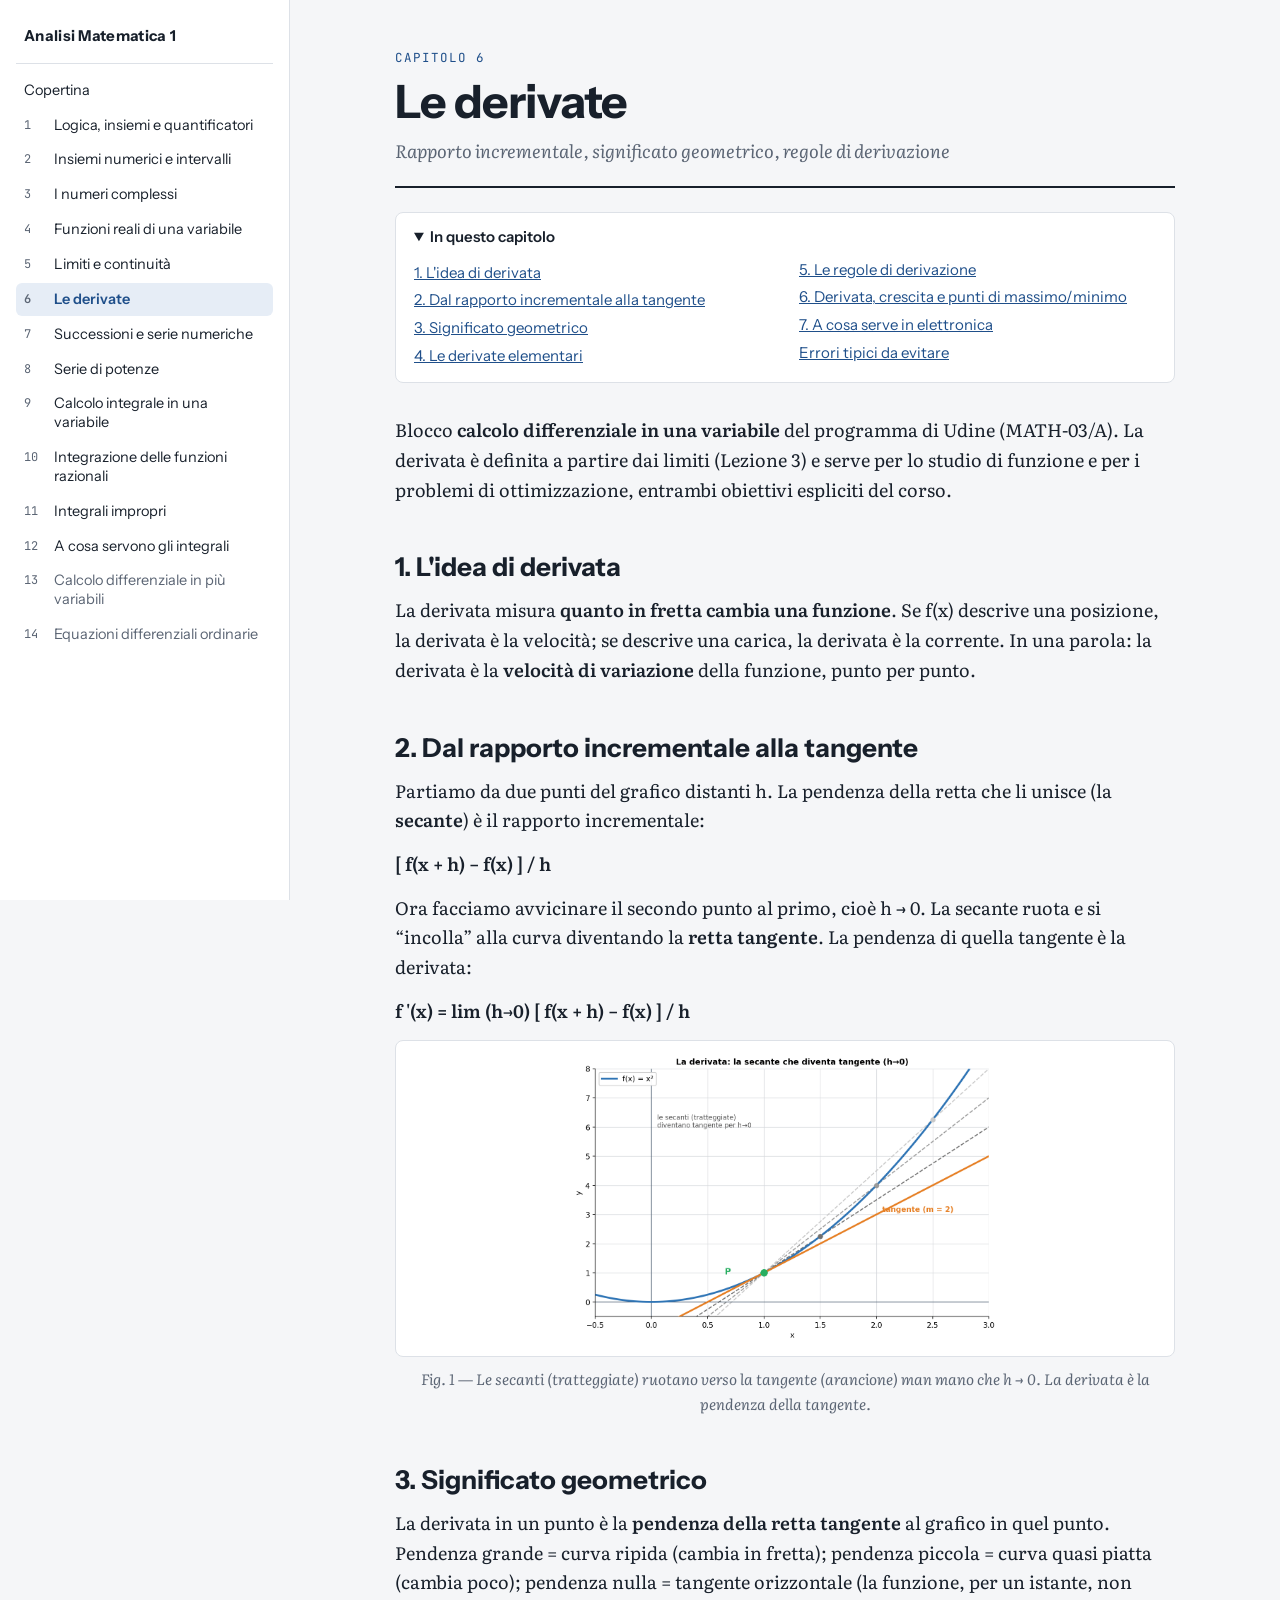
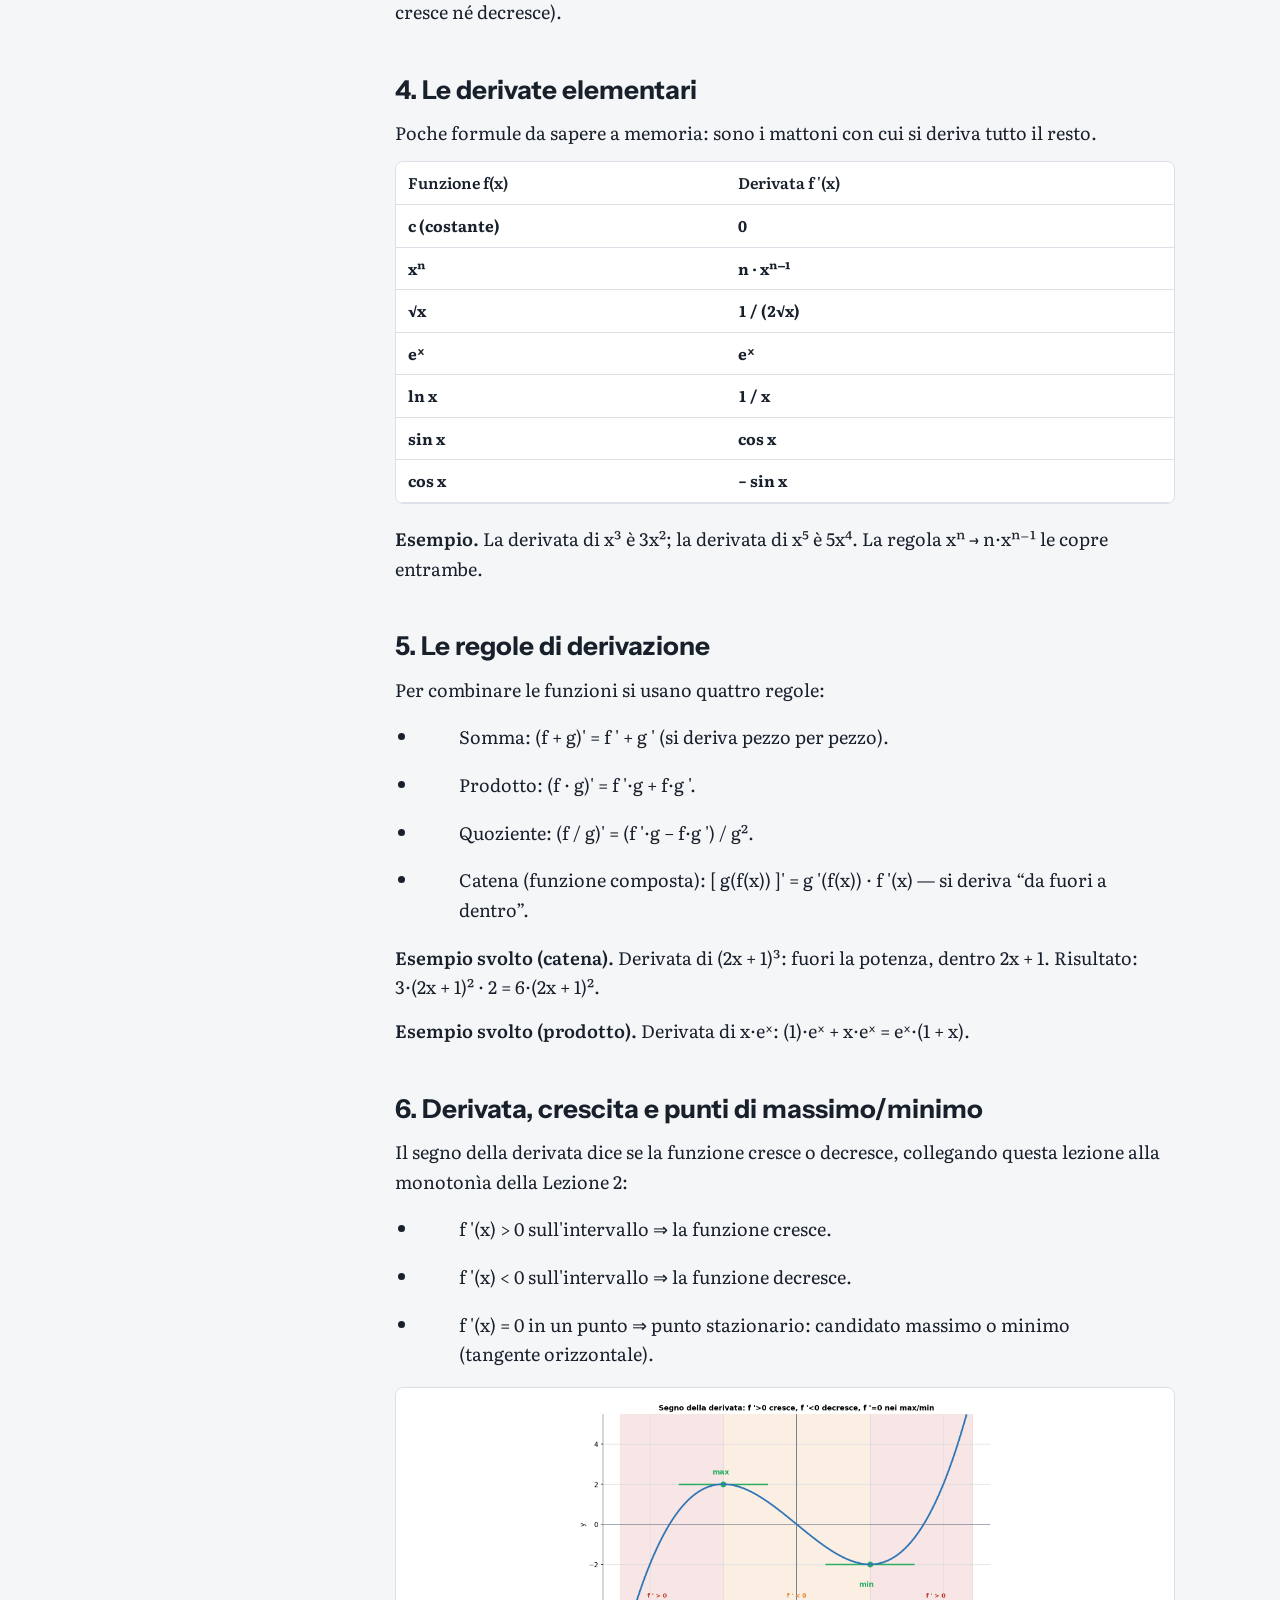
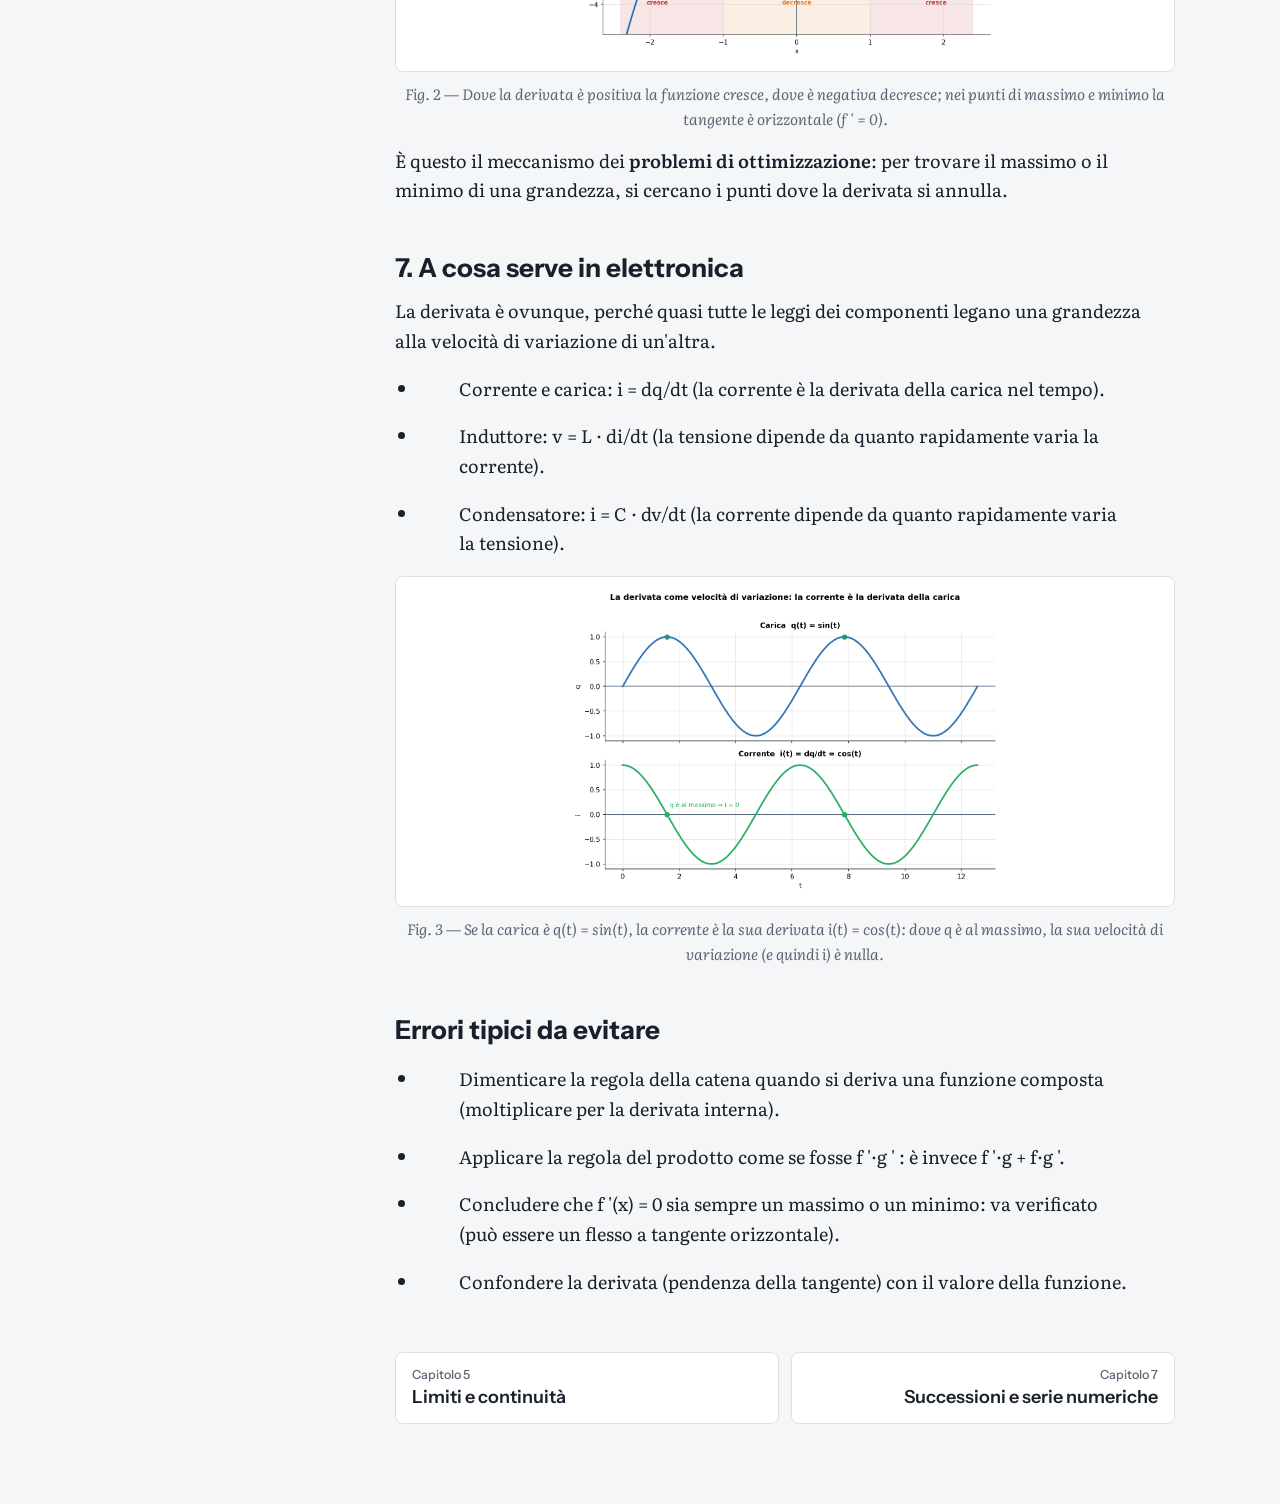
<file: capitoli/06-derivate.html>
<!doctype html>
<html lang="it">
<head>
<meta charset="utf-8">
<meta name="viewport" content="width=device-width, initial-scale=1, viewport-fit=cover">
<title>Le derivate · Analisi 1</title>
<link rel="preconnect" href="https://fonts.googleapis.com">
<link rel="preconnect" href="https://fonts.gstatic.com" crossorigin>
<link rel="stylesheet" href="https://fonts.googleapis.com/css2?family=Literata:ital,opsz,wght@0,7..72,400;0,7..72,600;1,7..72,400&family=Instrument+Sans:wght@500;600;700&family=JetBrains+Mono:wght@400;600&display=swap">
<link rel="stylesheet" href="../style.css">
</head>
<body>
<input type="checkbox" id="menu" class="menu-toggle" aria-label="Apri l'indice">
<header class="bar"><label for="menu" class="menu-btn">Indice</label><span class="bar-title">Analisi Matematica 1 · Uniud</span></header>
<nav class="toc" aria-label="Capitoli"><div class="toc-head">Analisi Matematica 1</div><ol><li><a href="../index.html">Copertina</a></li>
<li><a href="../capitoli/01-logica-insiemi.html"><span class="n">1</span>Logica, insiemi e quantificatori</a></li>
<li><a href="../capitoli/02-intervalli.html"><span class="n">2</span>Insiemi numerici e intervalli</a></li>
<li><a href="../capitoli/03-numeri-complessi.html"><span class="n">3</span>I numeri complessi</a></li>
<li><a href="../capitoli/04-funzioni-reali.html"><span class="n">4</span>Funzioni reali di una variabile</a></li>
<li><a href="../capitoli/05-limiti-continuita.html"><span class="n">5</span>Limiti e continuità</a></li>
<li><a href="../capitoli/06-derivate.html" aria-current="page"><span class="n">6</span>Le derivate</a></li>
<li><a href="../capitoli/07-successioni-serie.html"><span class="n">7</span>Successioni e serie numeriche</a></li>
<li><a href="../capitoli/08-serie-di-potenze.html"><span class="n">8</span>Serie di potenze</a></li>
<li><a href="../capitoli/09-integrali.html"><span class="n">9</span>Calcolo integrale in una variabile</a></li>
<li><a href="../capitoli/10-funzioni-razionali.html"><span class="n">10</span>Integrazione delle funzioni razionali</a></li>
<li><a href="../capitoli/11-integrali-impropri.html"><span class="n">11</span>Integrali impropri</a></li>
<li><a href="../capitoli/12-integrali-senso-pratico.html"><span class="n">12</span>A cosa servono gli integrali</a></li>
<li class="off"><span class="n">13</span>Calcolo differenziale in più variabili</li>
<li class="off"><span class="n">14</span>Equazioni differenziali ordinarie</li></ol></nav>
<main class="page"><header class="ch-head"><div class="ch-num">Capitolo 6</div><h1>Le derivate</h1><p class="ch-sub">Rapporto incrementale, significato geometrico, regole di derivazione</p></header>
<details class="mini" open><summary>In questo capitolo</summary><ol><li><a href="#lidea-di-derivata">1. L&#x27;idea di derivata</a></li><li><a href="#dal-rapporto-incrementale-alla-tangente">2. Dal rapporto
incrementale alla tangente</a></li><li><a href="#significato-geometrico">3. Significato geometrico</a></li><li><a href="#le-derivate-elementari">4. Le derivate elementari</a></li><li><a href="#le-regole-di-derivazione">5. Le regole di derivazione</a></li><li><a href="#derivata-crescita-e-punti-di-massimominimo">6. Derivata,
crescita e punti di massimo/minimo</a></li><li><a href="#a-cosa-serve-in-elettronica">7. A cosa serve in elettronica</a></li><li><a href="#errori-tipici-da-evitare">Errori tipici da evitare</a></li></ol></details>
<article class="testo"><p>Blocco <strong>calcolo differenziale in una variabile</strong> del
programma di Udine (MATH-03/A). La derivata è definita a partire dai
limiti (Lezione 3) e serve per lo studio di funzione e per i problemi di
ottimizzazione, entrambi obiettivi espliciti del corso.</p><h2 id="lidea-di-derivata">1. L'idea di derivata</h2>
<p>La derivata misura <strong>quanto in fretta cambia una
funzione</strong>. Se f(x) descrive una posizione, la derivata è la
velocità; se descrive una carica, la derivata è la corrente. In una
parola: la derivata è la <strong>velocità di variazione</strong> della
funzione, punto per punto.</p>
<h2 id="dal-rapporto-incrementale-alla-tangente">2. Dal rapporto
incrementale alla tangente</h2>
<p>Partiamo da due punti del grafico distanti h. La pendenza della retta
che li unisce (la <strong>secante</strong>) è il rapporto
incrementale:</p>
<p><strong>[ f(x + h) − f(x) ] / h</strong></p>
<p>Ora facciamo avvicinare il secondo punto al primo, cioè h → 0. La
secante ruota e si “incolla” alla curva diventando la <strong>retta
tangente</strong>. La pendenza di quella tangente è la derivata:</p>
<p><strong>f '(x) = lim (h→0) [ f(x + h) − f(x) ] / h</strong></p>
<div class="plate"><img src="../img/06-derivate/Analisi1_Lezione04_Derivate_image1.png" alt="" loading="lazy" class="figura" style="width:min(430px,100%)"></div>
<p class="caption">Fig. 1 — Le secanti (tratteggiate) ruotano verso la tangente
(arancione) man mano che h → 0. La derivata è la pendenza della
tangente.</p>
<h2 id="significato-geometrico">3. Significato geometrico</h2>
<p>La derivata in un punto è la <strong>pendenza della retta
tangente</strong> al grafico in quel punto. Pendenza grande = curva
ripida (cambia in fretta); pendenza piccola = curva quasi piatta (cambia
poco); pendenza nulla = tangente orizzontale (la funzione, per un
istante, non cresce né decresce).</p>
<h2 id="le-derivate-elementari">4. Le derivate elementari</h2>
<p>Poche formule da sapere a memoria: sono i mattoni con cui si deriva
tutto il resto.</p>
<div class="tscroll"><table>
<colgroup>
<col style="width: 42%" />
<col style="width: 57%" />
</colgroup>
<thead>
<tr class="header">
<th><strong>Funzione f(x)</strong></th>
<th><strong>Derivata f '(x)</strong></th>
</tr>
<tr class="odd">
<th>c (costante)</th>
<th>0</th>
</tr>
<tr class="header">
<th>xⁿ</th>
<th>n · xⁿ⁻¹</th>
</tr>
<tr class="odd">
<th>√x</th>
<th>1 / (2√x)</th>
</tr>
<tr class="header">
<th>eˣ</th>
<th>eˣ</th>
</tr>
<tr class="odd">
<th>ln x</th>
<th>1 / x</th>
</tr>
<tr class="header">
<th>sin x</th>
<th>cos x</th>
</tr>
<tr class="odd">
<th>cos x</th>
<th>− sin x</th>
</tr>
</thead>
<tbody>
</tbody>
</table></div>
<p><strong>Esempio.</strong> La derivata di x³ è 3x²; la derivata di x⁵
è 5x⁴. La regola xⁿ → n·xⁿ⁻¹ le copre entrambe.</p>
<h2 id="le-regole-di-derivazione">5. Le regole di derivazione</h2>
<p>Per combinare le funzioni si usano quattro regole:</p>
<ul>
<li><blockquote>
<p>Somma: (f + g)' = f ' + g ' (si deriva pezzo per pezzo).</p>
</blockquote></li>
<li><blockquote>
<p>Prodotto: (f · g)' = f '·g + f·g '.</p>
</blockquote></li>
<li><blockquote>
<p>Quoziente: (f / g)' = (f '·g − f·g ') / g².</p>
</blockquote></li>
<li><blockquote>
<p>Catena (funzione composta): [ g(f(x)) ]' = g '(f(x)) · f '(x) — si
deriva “da fuori a dentro”.</p>
</blockquote></li>
</ul>
<p><strong>Esempio svolto (catena).</strong> Derivata di (2x + 1)³:
fuori la potenza, dentro 2x + 1. Risultato: 3·(2x + 1)² · 2 = 6·(2x +
1)².</p>
<p><strong>Esempio svolto (prodotto).</strong> Derivata di x·eˣ: (1)·eˣ
+ x·eˣ = eˣ·(1 + x).</p>
<h2 id="derivata-crescita-e-punti-di-massimominimo">6. Derivata,
crescita e punti di massimo/minimo</h2>
<p>Il segno della derivata dice se la funzione cresce o decresce,
collegando questa lezione alla monotonìa della Lezione 2:</p>
<ul>
<li><blockquote>
<p>f '(x) &gt; 0 sull'intervallo ⇒ la funzione cresce.</p>
</blockquote></li>
<li><blockquote>
<p>f '(x) &lt; 0 sull'intervallo ⇒ la funzione decresce.</p>
</blockquote></li>
<li><blockquote>
<p>f '(x) = 0 in un punto ⇒ punto stazionario: candidato massimo o
minimo (tangente orizzontale).</p>
</blockquote></li>
</ul>
<div class="plate"><img src="../img/06-derivate/Analisi1_Lezione04_Derivate_image2.png" alt="" loading="lazy" class="figura" style="width:min(420px,100%)"></div>
<p class="caption">Fig. 2 — Dove la derivata è positiva la funzione cresce, dove è
negativa decresce; nei punti di massimo e minimo la tangente è
orizzontale (f ' = 0).</p>
<p>È questo il meccanismo dei <strong>problemi di
ottimizzazione</strong>: per trovare il massimo o il minimo di una
grandezza, si cercano i punti dove la derivata si annulla.</p>
<h2 id="a-cosa-serve-in-elettronica">7. A cosa serve in elettronica</h2>
<p>La derivata è ovunque, perché quasi tutte le leggi dei componenti
legano una grandezza alla velocità di variazione di un'altra.</p>
<ul>
<li><blockquote>
<p>Corrente e carica: i = dq/dt (la corrente è la derivata della carica
nel tempo).</p>
</blockquote></li>
<li><blockquote>
<p>Induttore: v = L · di/dt (la tensione dipende da quanto rapidamente
varia la corrente).</p>
</blockquote></li>
<li><blockquote>
<p>Condensatore: i = C · dv/dt (la corrente dipende da quanto
rapidamente varia la tensione).</p>
</blockquote></li>
</ul>
<div class="plate"><img src="../img/06-derivate/Analisi1_Lezione04_Derivate_image3.png" alt="" loading="lazy" class="figura" style="width:min(430px,100%)"></div>
<p class="caption">Fig. 3 — Se la carica è q(t) = sin(t), la corrente è la sua
derivata i(t) = cos(t): dove q è al massimo, la sua velocità di
variazione (e quindi i) è nulla.</p>
<h2 id="errori-tipici-da-evitare">Errori tipici da evitare</h2>
<ul>
<li><blockquote>
<p>Dimenticare la regola della catena quando si deriva una funzione
composta (moltiplicare per la derivata interna).</p>
</blockquote></li>
<li><blockquote>
<p>Applicare la regola del prodotto come se fosse f '·g ' : è invece f
'·g + f·g '.</p>
</blockquote></li>
<li><blockquote>
<p>Concludere che f '(x) = 0 sia sempre un massimo o un minimo: va
verificato (può essere un flesso a tangente orizzontale).</p>
</blockquote></li>
<li><blockquote>
<p>Confondere la derivata (pendenza della tangente) con il valore della
funzione.</p>
</blockquote></li>
</ul>

</article>
<nav class="pn"><a class="prev" href="05-limiti-continuita.html"><small>Capitolo 5</small>Limiti e continuità</a><a class="next" href="07-successioni-serie.html"><small>Capitolo 7</small>Successioni e serie numeriche</a></nav></main>
</body>
</html>
</file>
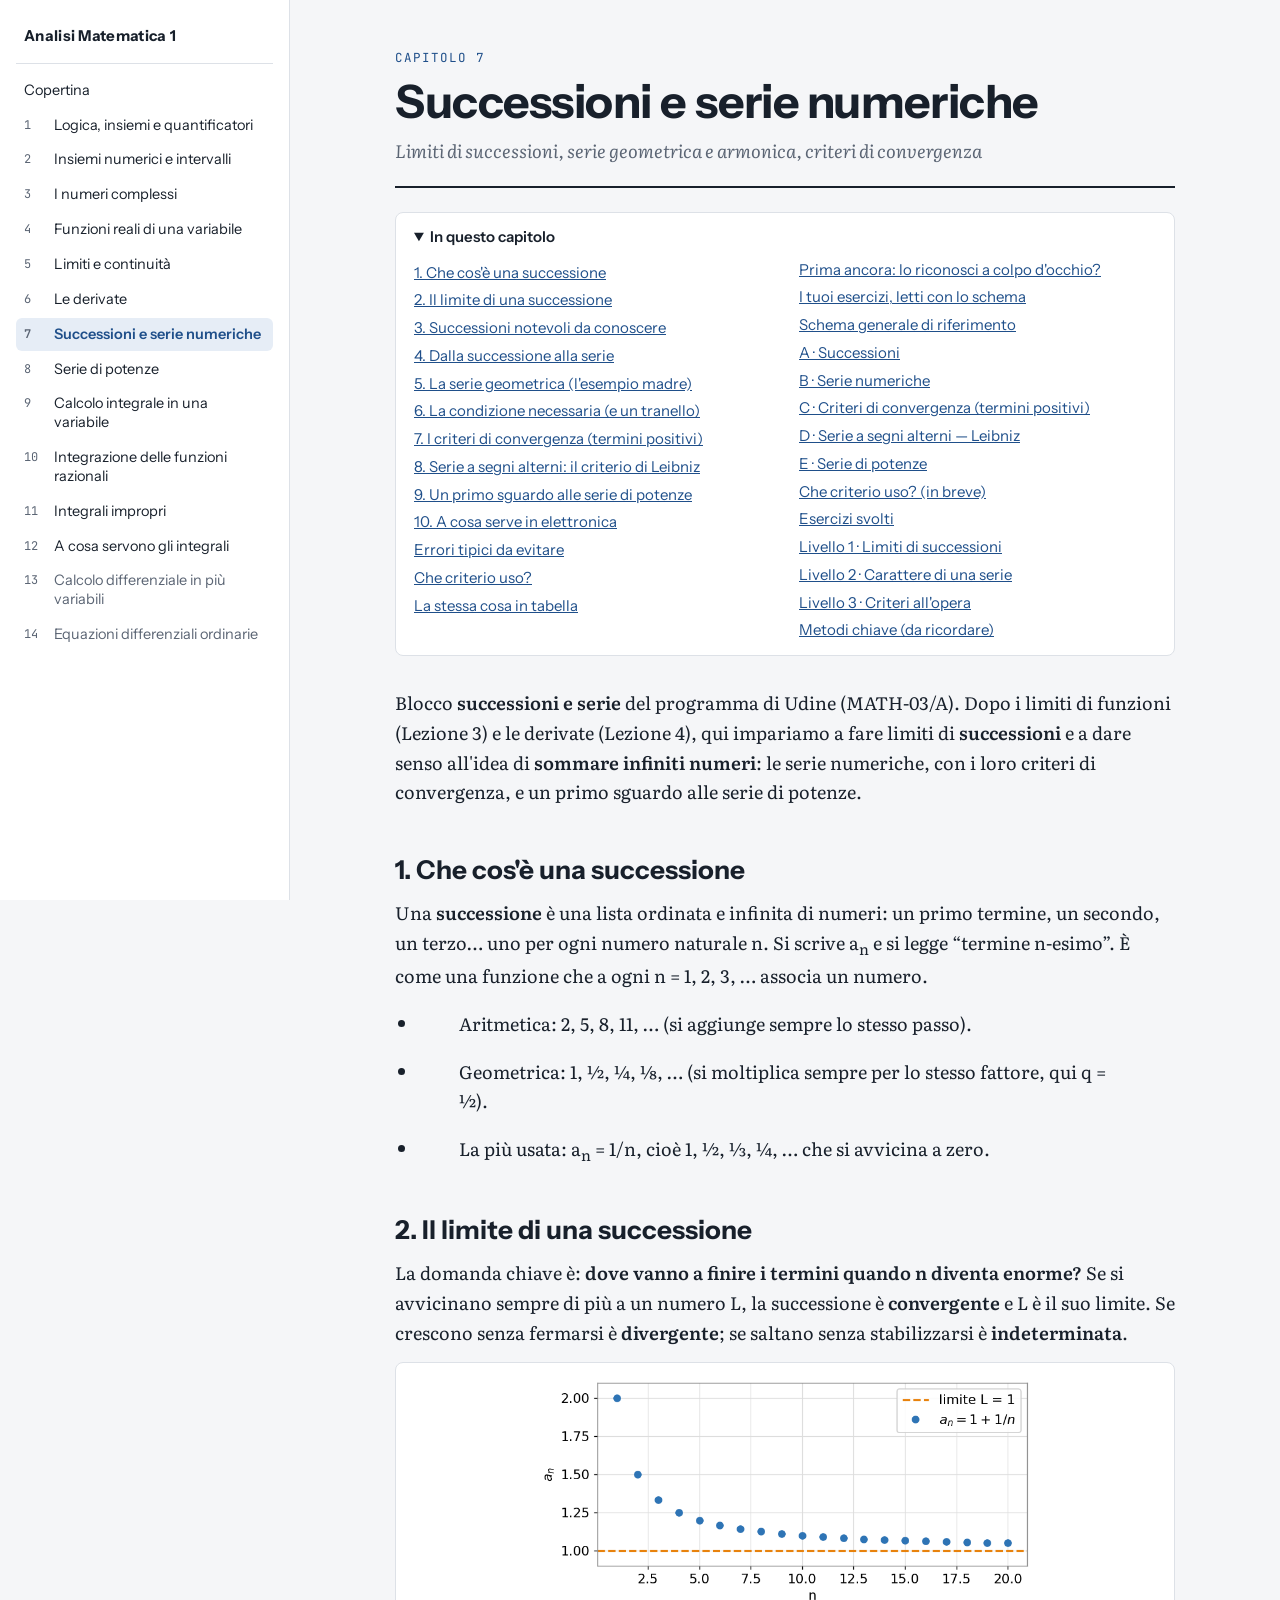
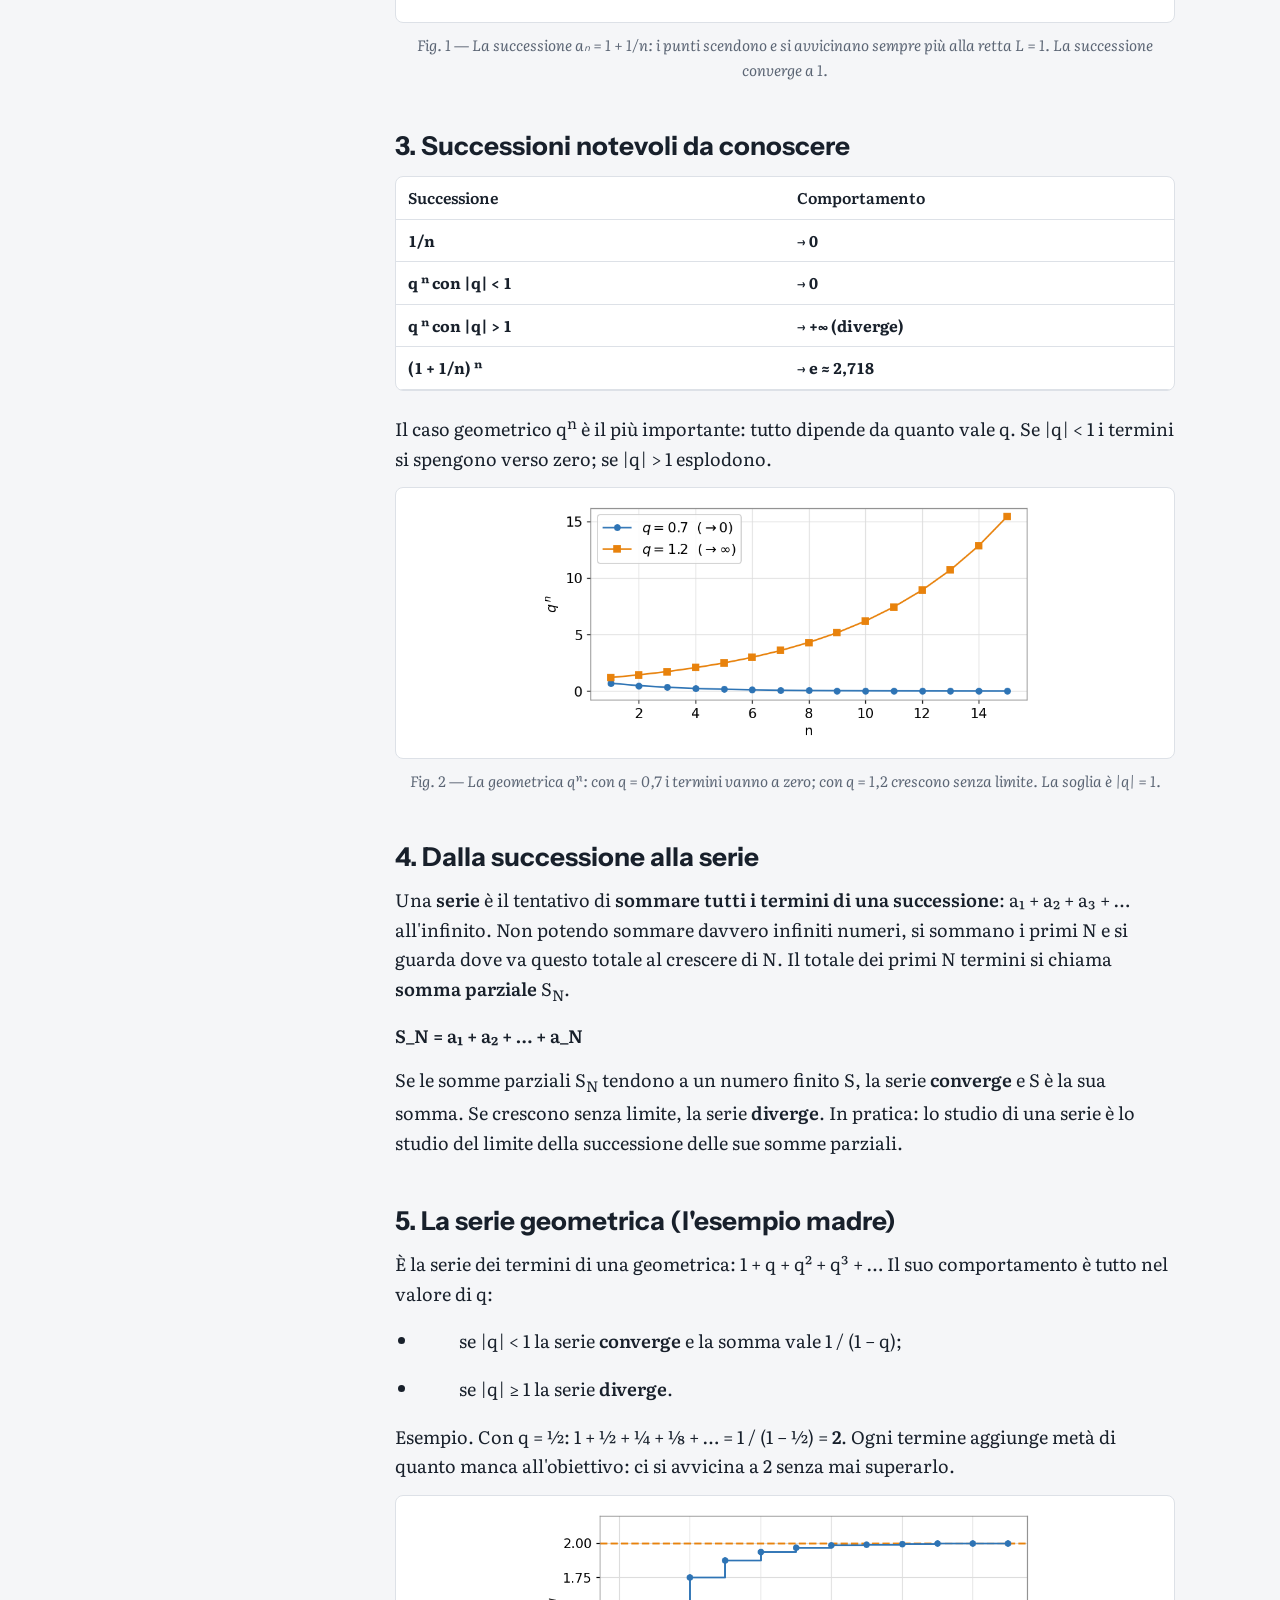
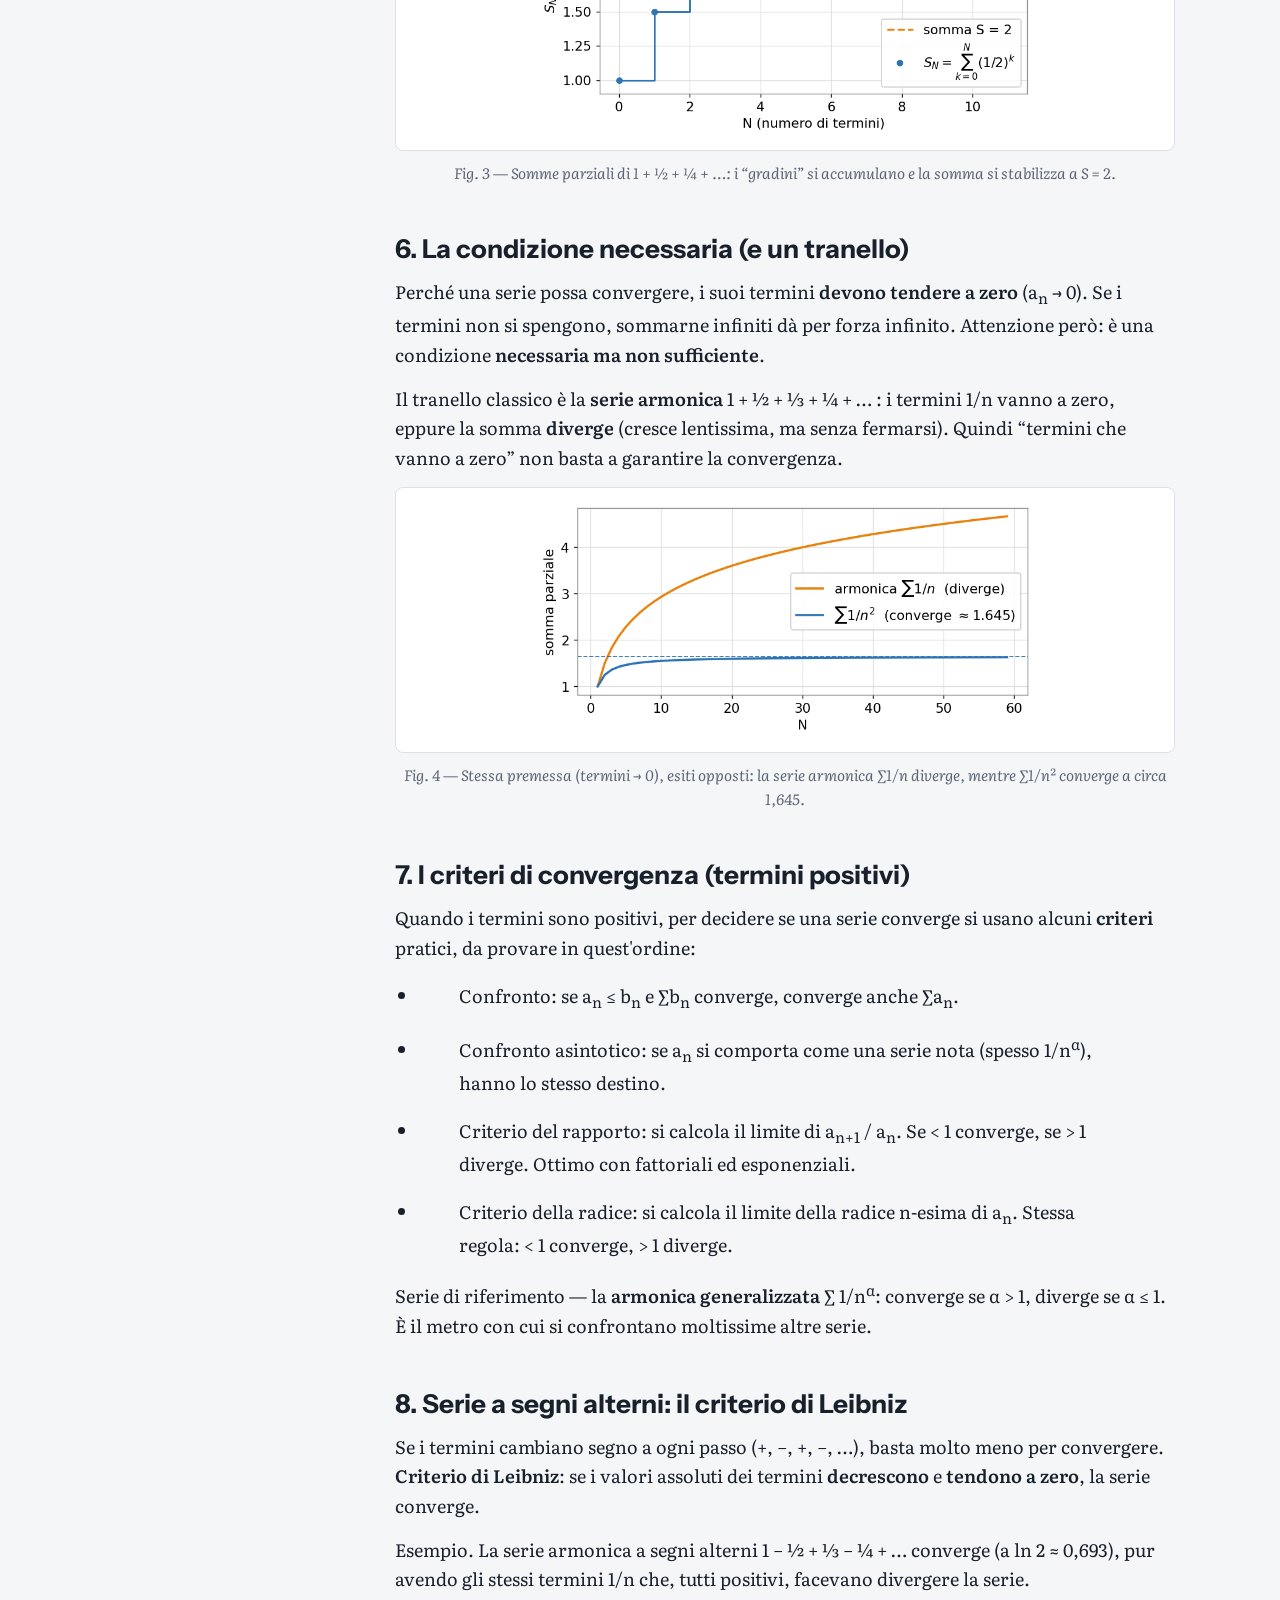
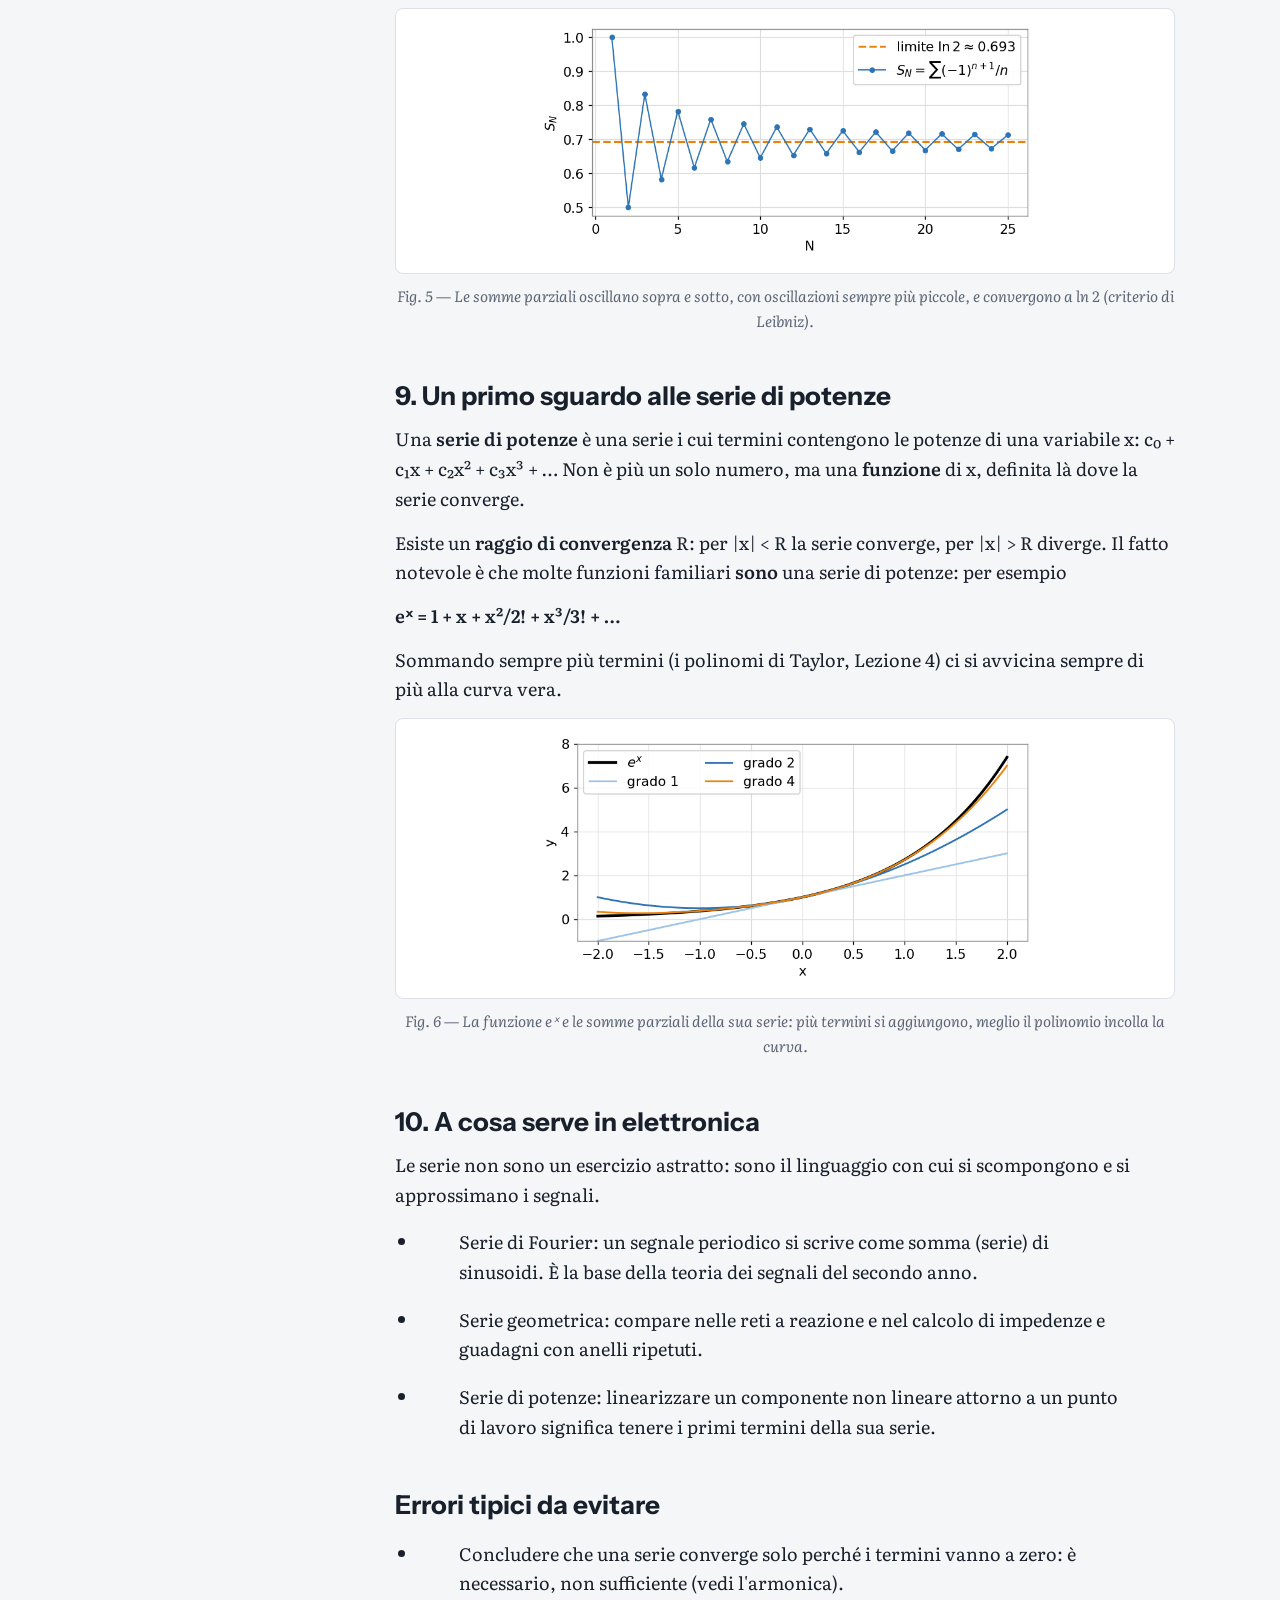
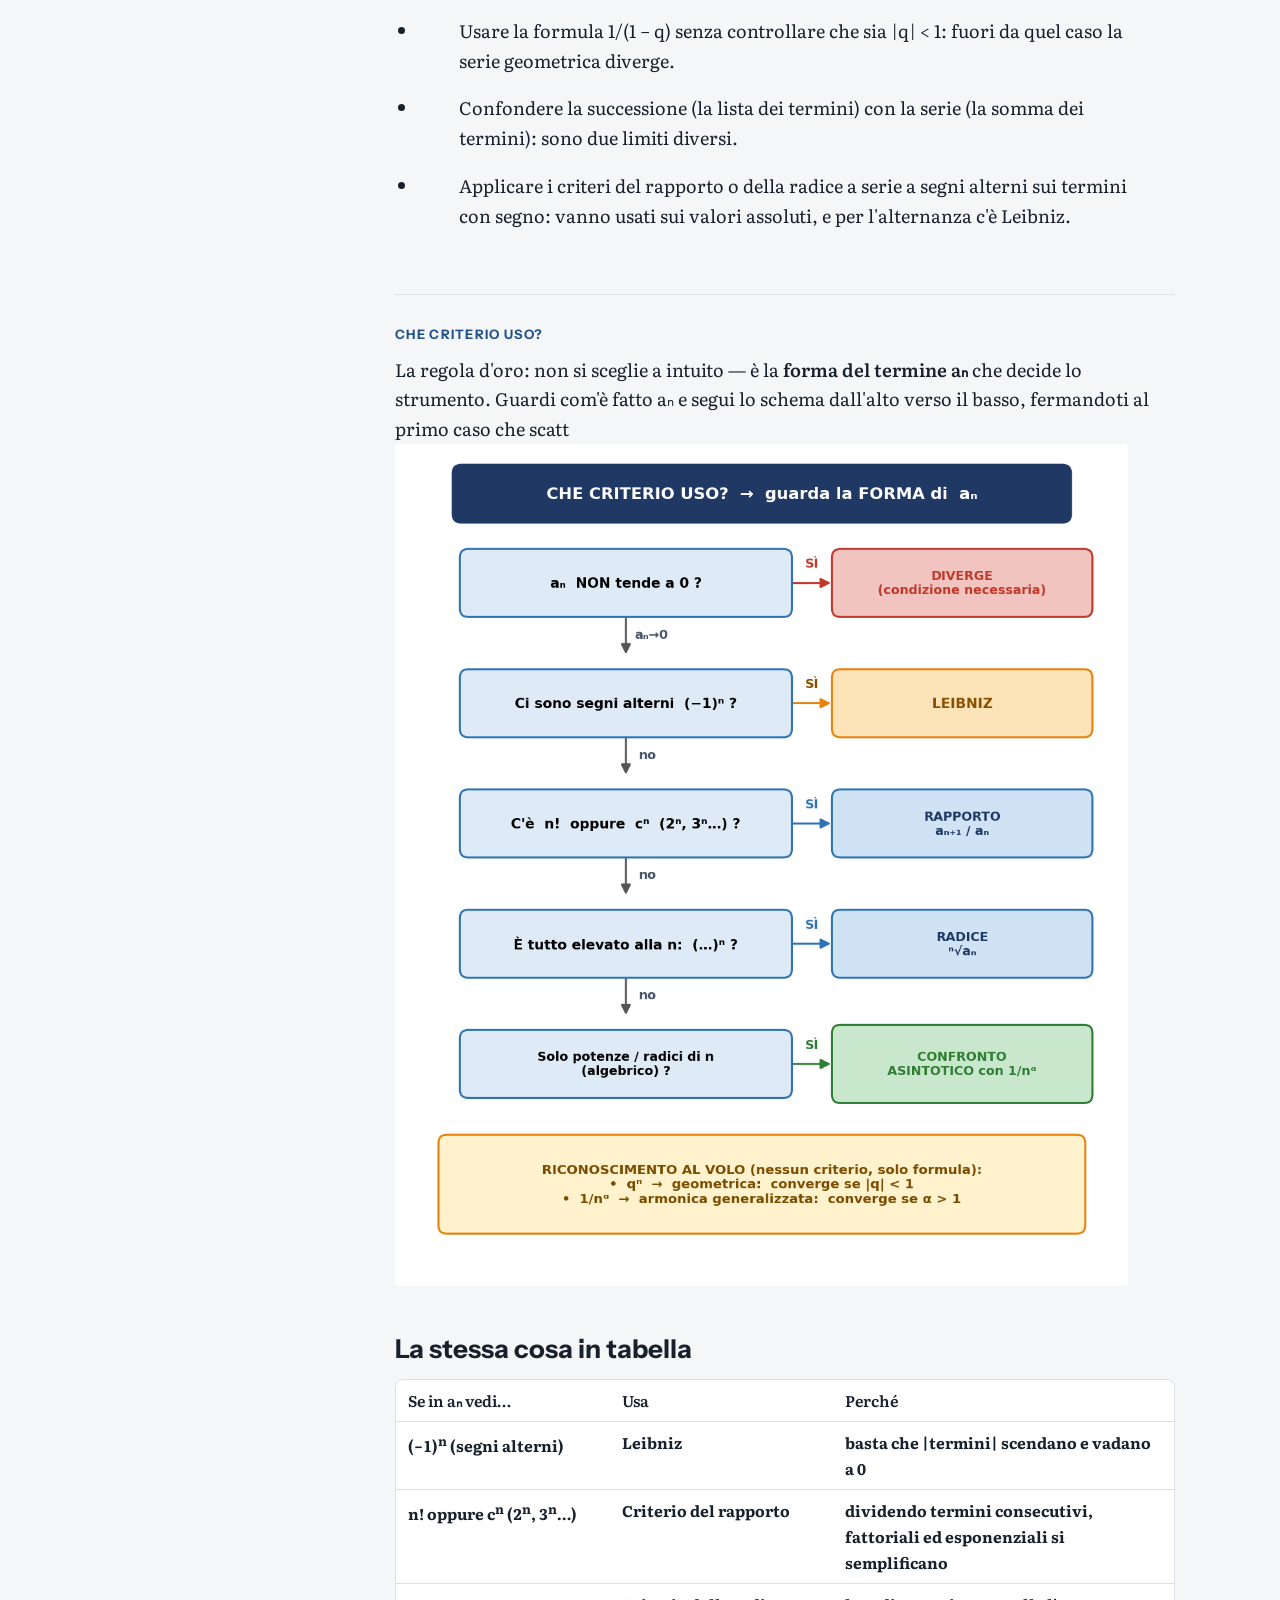
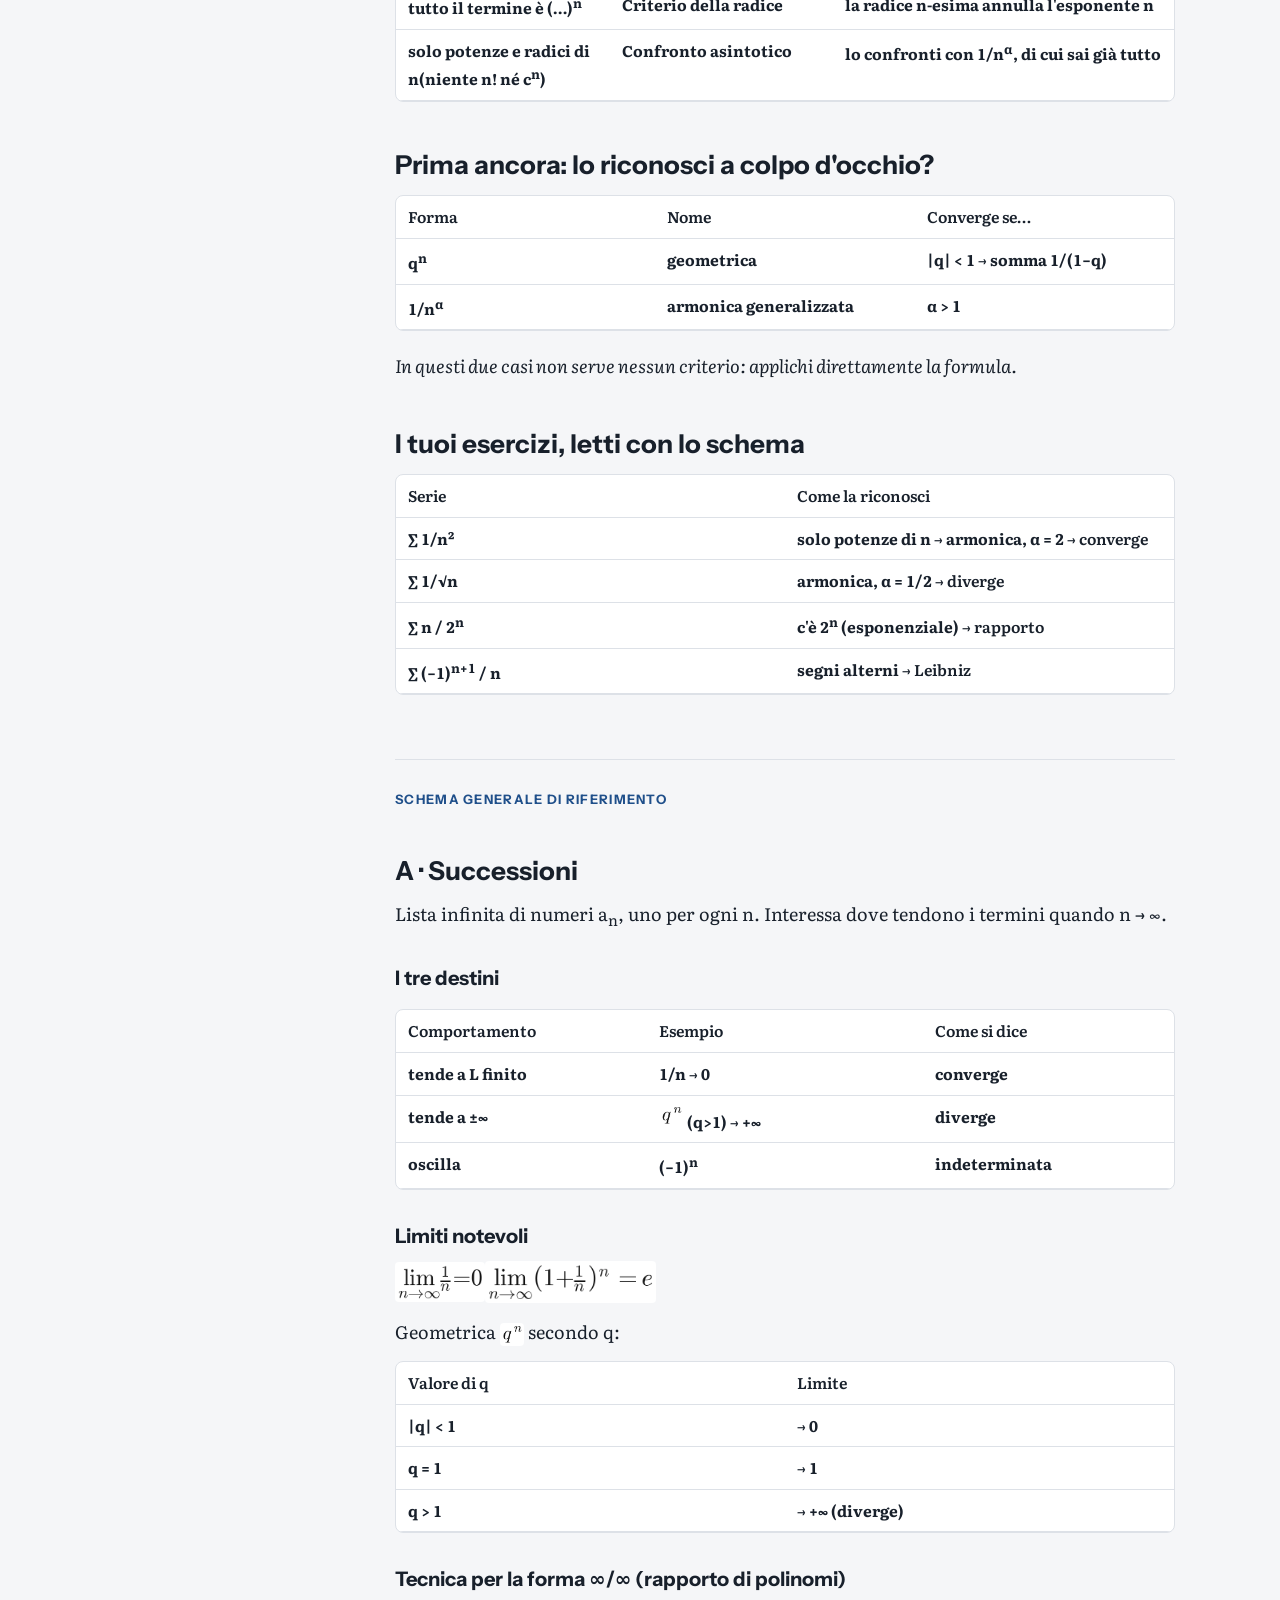
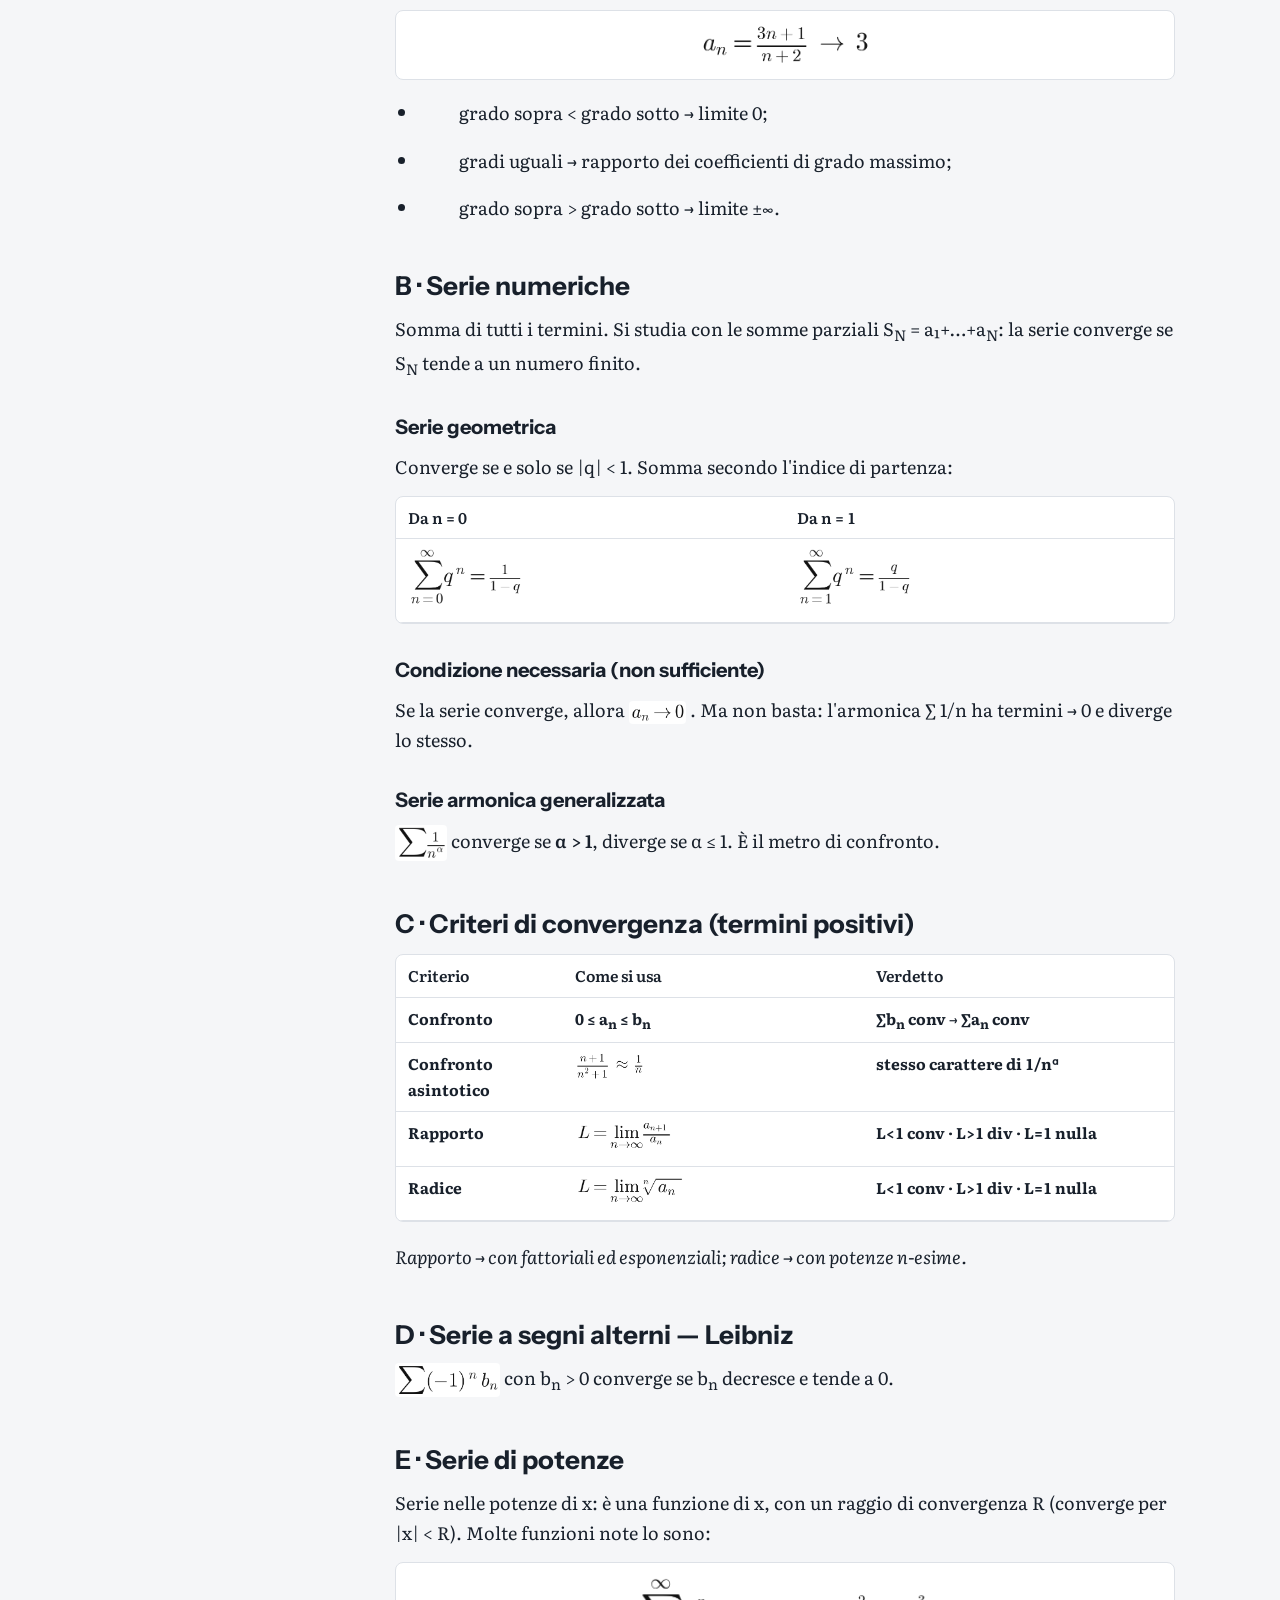
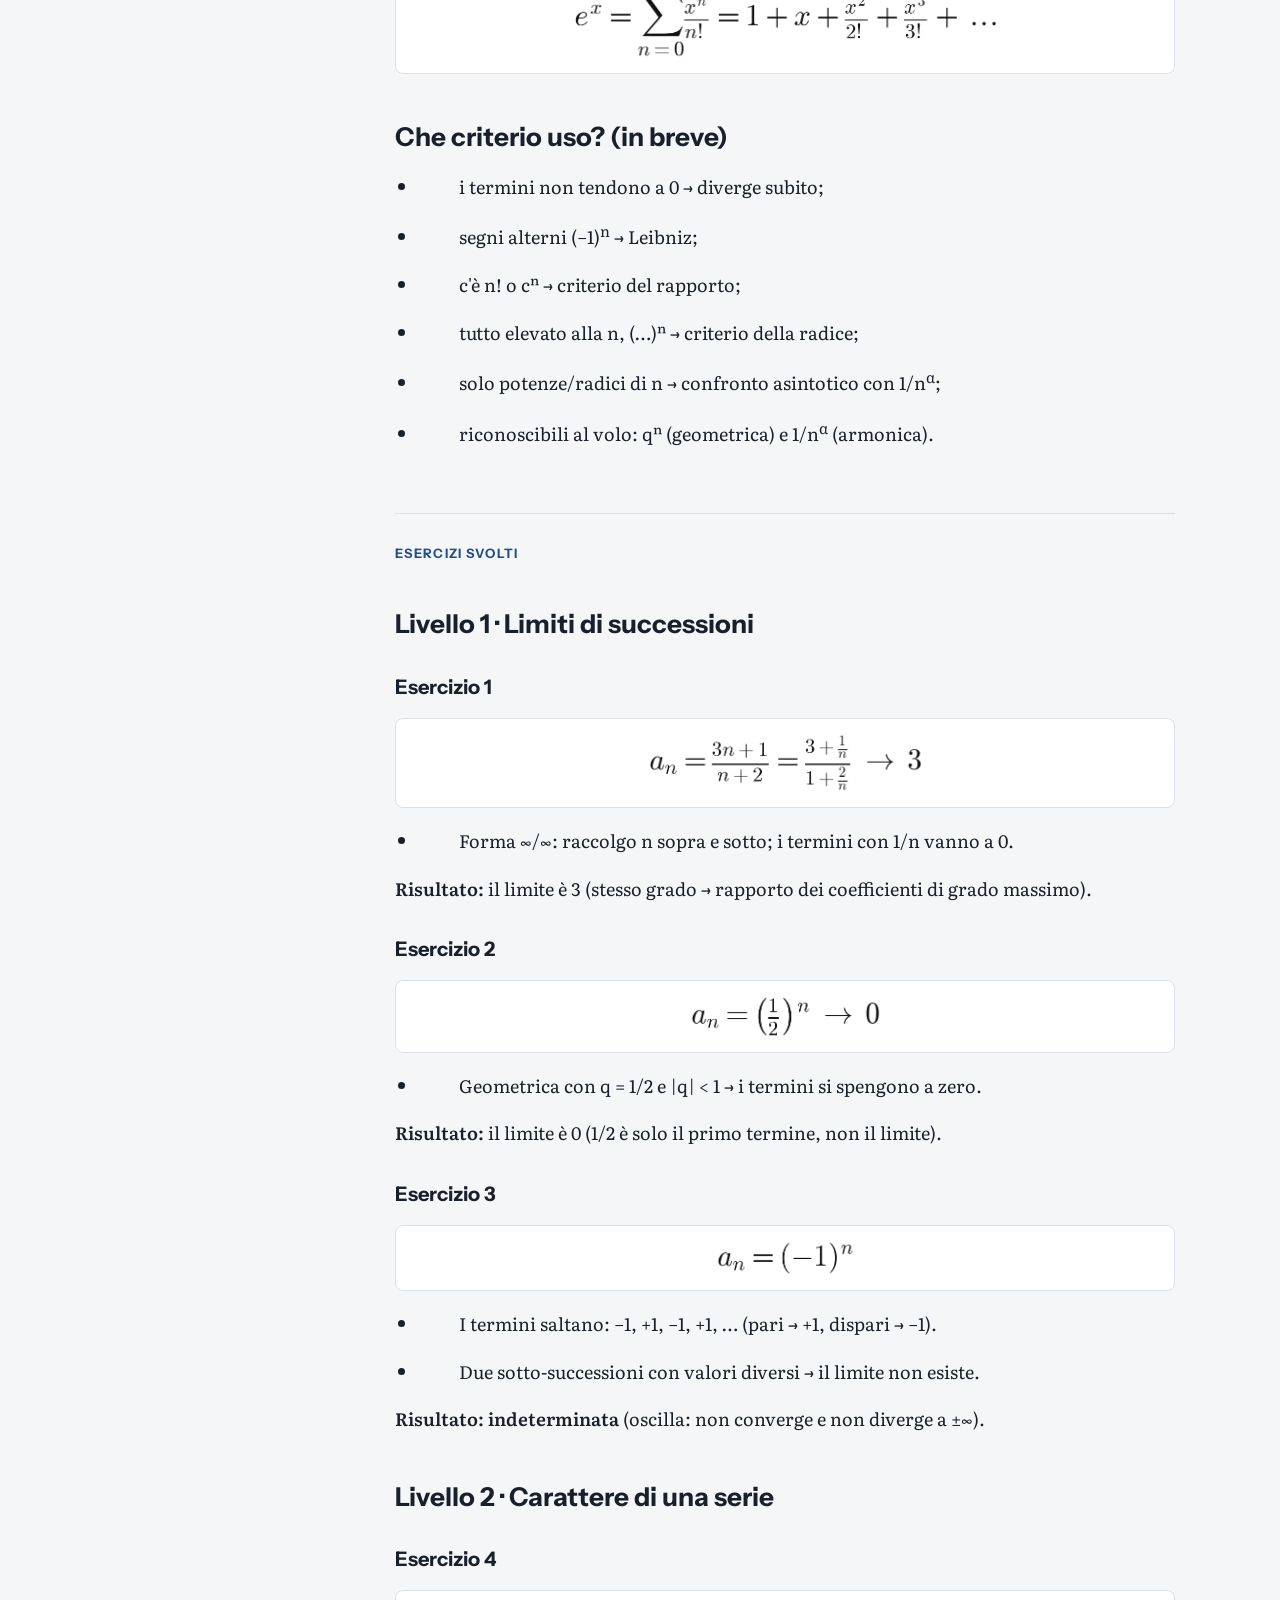
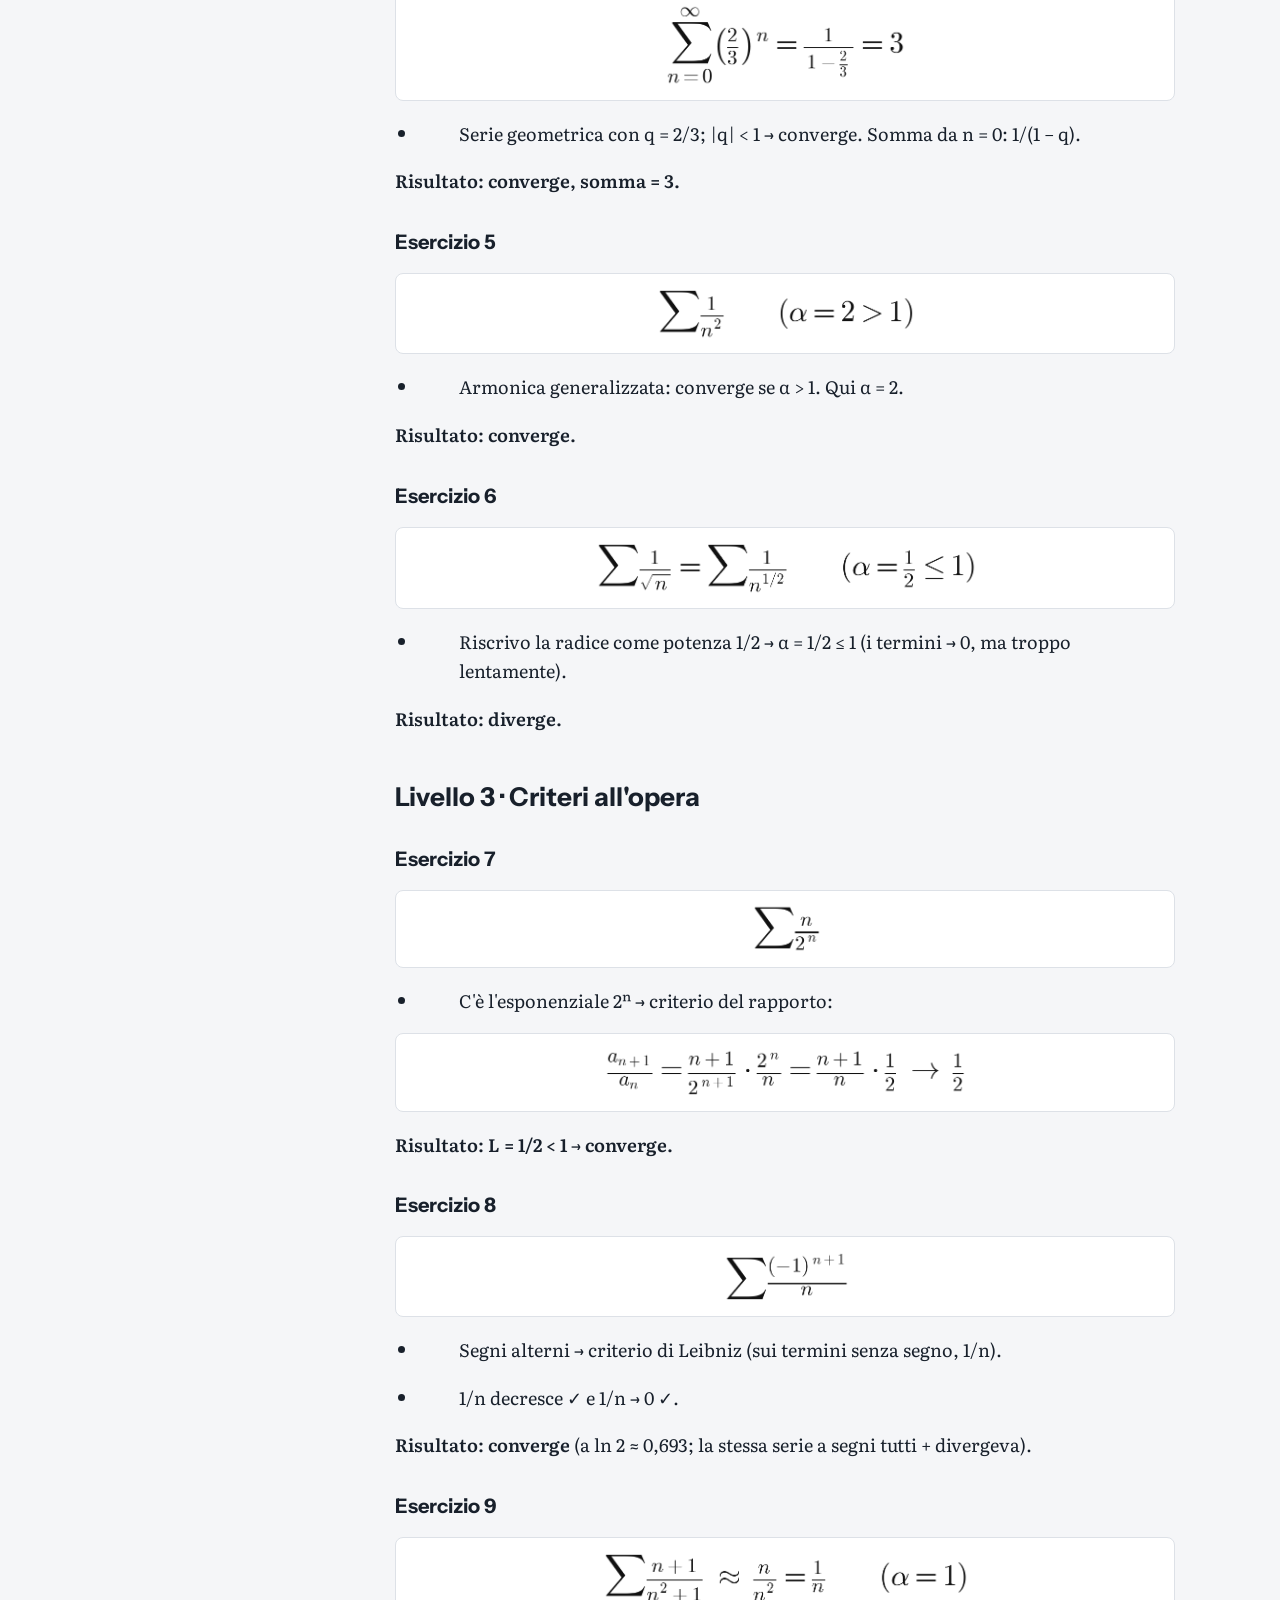
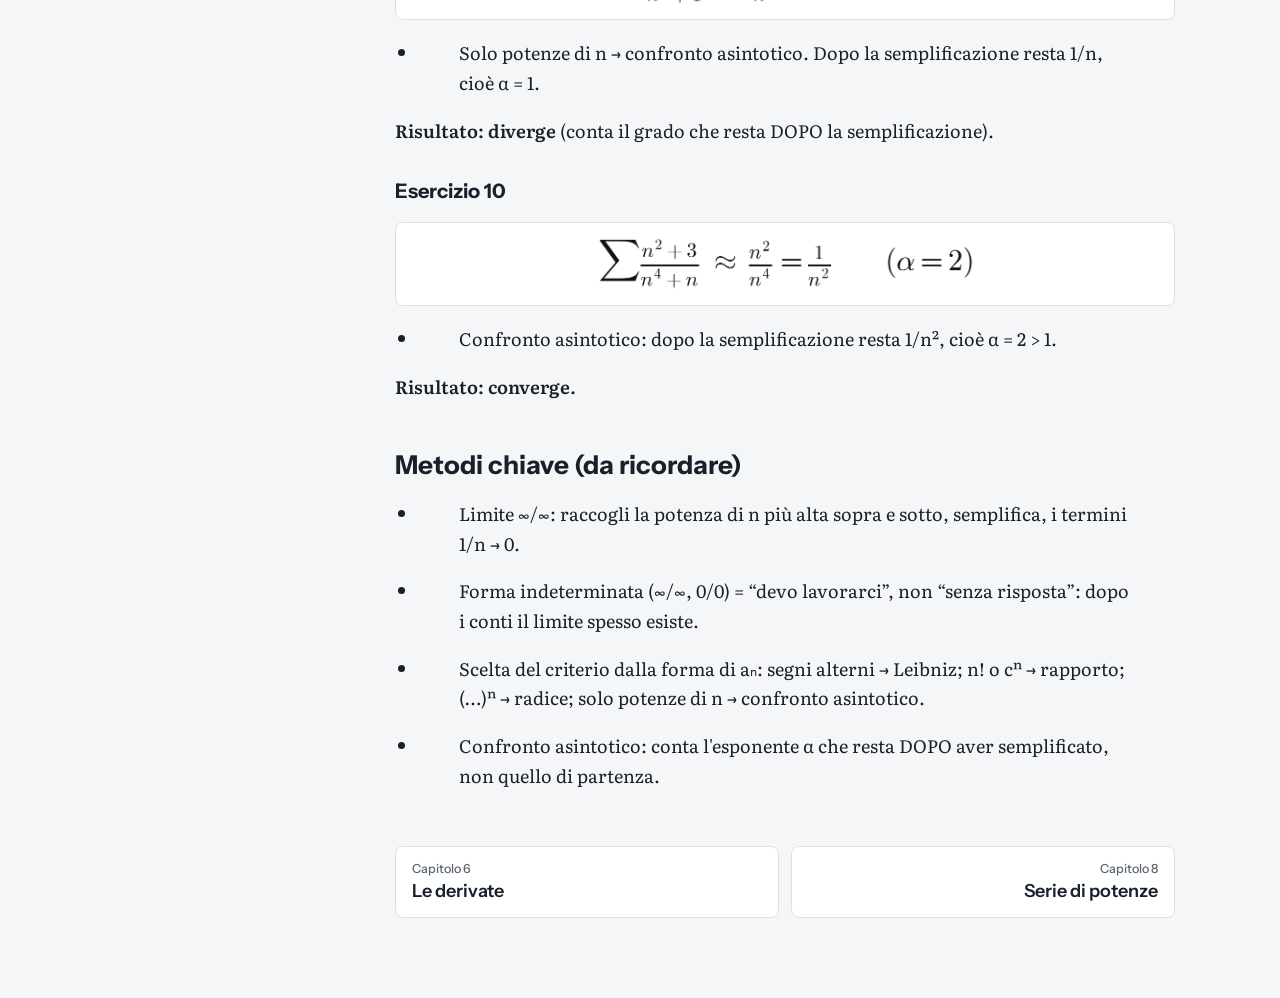
<file: capitoli/07-successioni-serie.html>
<!doctype html>
<html lang="it">
<head>
<meta charset="utf-8">
<meta name="viewport" content="width=device-width, initial-scale=1, viewport-fit=cover">
<title>Successioni e serie numeriche · Analisi 1</title>
<link rel="preconnect" href="https://fonts.googleapis.com">
<link rel="preconnect" href="https://fonts.gstatic.com" crossorigin>
<link rel="stylesheet" href="https://fonts.googleapis.com/css2?family=Literata:ital,opsz,wght@0,7..72,400;0,7..72,600;1,7..72,400&family=Instrument+Sans:wght@500;600;700&family=JetBrains+Mono:wght@400;600&display=swap">
<link rel="stylesheet" href="../style.css">
</head>
<body>
<input type="checkbox" id="menu" class="menu-toggle" aria-label="Apri l'indice">
<header class="bar"><label for="menu" class="menu-btn">Indice</label><span class="bar-title">Analisi Matematica 1 · Uniud</span></header>
<nav class="toc" aria-label="Capitoli"><div class="toc-head">Analisi Matematica 1</div><ol><li><a href="../index.html">Copertina</a></li>
<li><a href="../capitoli/01-logica-insiemi.html"><span class="n">1</span>Logica, insiemi e quantificatori</a></li>
<li><a href="../capitoli/02-intervalli.html"><span class="n">2</span>Insiemi numerici e intervalli</a></li>
<li><a href="../capitoli/03-numeri-complessi.html"><span class="n">3</span>I numeri complessi</a></li>
<li><a href="../capitoli/04-funzioni-reali.html"><span class="n">4</span>Funzioni reali di una variabile</a></li>
<li><a href="../capitoli/05-limiti-continuita.html"><span class="n">5</span>Limiti e continuità</a></li>
<li><a href="../capitoli/06-derivate.html"><span class="n">6</span>Le derivate</a></li>
<li><a href="../capitoli/07-successioni-serie.html" aria-current="page"><span class="n">7</span>Successioni e serie numeriche</a></li>
<li><a href="../capitoli/08-serie-di-potenze.html"><span class="n">8</span>Serie di potenze</a></li>
<li><a href="../capitoli/09-integrali.html"><span class="n">9</span>Calcolo integrale in una variabile</a></li>
<li><a href="../capitoli/10-funzioni-razionali.html"><span class="n">10</span>Integrazione delle funzioni razionali</a></li>
<li><a href="../capitoli/11-integrali-impropri.html"><span class="n">11</span>Integrali impropri</a></li>
<li><a href="../capitoli/12-integrali-senso-pratico.html"><span class="n">12</span>A cosa servono gli integrali</a></li>
<li class="off"><span class="n">13</span>Calcolo differenziale in più variabili</li>
<li class="off"><span class="n">14</span>Equazioni differenziali ordinarie</li></ol></nav>
<main class="page"><header class="ch-head"><div class="ch-num">Capitolo 7</div><h1>Successioni e serie numeriche</h1><p class="ch-sub">Limiti di successioni, serie geometrica e armonica, criteri di convergenza</p></header>
<details class="mini" open><summary>In questo capitolo</summary><ol><li><a href="#che-cosè-una-successione">1. Che cos&#x27;è una successione</a></li><li><a href="#il-limite-di-una-successione">2. Il limite di una
successione</a></li><li><a href="#successioni-notevoli-da-conoscere">3. Successioni notevoli da
conoscere</a></li><li><a href="#dalla-successione-alla-serie">4. Dalla successione alla
serie</a></li><li><a href="#la-serie-geometrica-lesempio-madre">5. La serie geometrica
(l&#x27;esempio madre)</a></li><li><a href="#la-condizione-necessaria-e-un-tranello">6. La condizione
necessaria (e un tranello)</a></li><li><a href="#i-criteri-di-convergenza-termini-positivi">7. I criteri di
convergenza (termini positivi)</a></li><li><a href="#serie-a-segni-alterni-il-criterio-di-leibniz">8. Serie a segni
alterni: il criterio di Leibniz</a></li><li><a href="#un-primo-sguardo-alle-serie-di-potenze">9. Un primo sguardo alle
serie di potenze</a></li><li><a href="#a-cosa-serve-in-elettronica">10. A cosa serve in
elettronica</a></li><li><a href="#errori-tipici-da-evitare">Errori tipici da evitare</a></li><li><a href="#che-criterio-uso">Che criterio uso?</a></li><li><a href="#la-stessa-cosa-in-tabella">La stessa cosa in tabella</a></li><li><a href="#prima-ancora-lo-riconosci-a-colpo-docchio">Prima ancora: lo
riconosci a colpo d&#x27;occhio?</a></li><li><a href="#i-tuoi-esercizi-letti-con-lo-schema">I tuoi esercizi, letti con
lo schema</a></li><li><a href="#schema-generale-di-riferimento">Schema generale di riferimento</a></li><li><a href="#a-successioni">A · Successioni</a></li><li><a href="#b-serie-numeriche">B · Serie numeriche</a></li><li><a href="#c-criteri-di-convergenza-termini-positivi">C · Criteri di
convergenza (termini positivi)</a></li><li><a href="#d-serie-a-segni-alterni-leibniz">D · Serie a segni alterni —
Leibniz</a></li><li><a href="#e-serie-di-potenze">E · Serie di potenze</a></li><li><a href="#che-criterio-uso-in-breve">Che criterio uso? (in breve)</a></li><li><a href="#esercizi-svolti">Esercizi svolti</a></li><li><a href="#livello-1-limiti-di-successioni">Livello 1 · Limiti di
successioni</a></li><li><a href="#livello-2-carattere-di-una-serie">Livello 2 · Carattere di una
serie</a></li><li><a href="#livello-3-criteri-allopera">Livello 3 · Criteri all&#x27;opera</a></li><li><a href="#metodi-chiave-da-ricordare">Metodi chiave (da ricordare)</a></li></ol></details>
<article class="testo"><p>Blocco <strong>successioni e serie</strong> del programma di Udine
(MATH-03/A). Dopo i limiti di funzioni (Lezione 3) e le derivate
(Lezione 4), qui impariamo a fare limiti di <strong>successioni</strong>
e a dare senso all'idea di <strong>sommare infiniti numeri</strong>: le
serie numeriche, con i loro criteri di convergenza, e un primo sguardo
alle serie di potenze.</p><h2 id="che-cosè-una-successione">1. Che cos'è una successione</h2>
<p>Una <strong>successione</strong> è una lista ordinata e infinita di
numeri: un primo termine, un secondo, un terzo… uno per ogni numero
naturale n. Si scrive a<sub>n</sub> e si legge “termine n-esimo”. È come
una funzione che a ogni n = 1, 2, 3, … associa un numero.</p>
<ul>
<li><blockquote>
<p>Aritmetica: 2, 5, 8, 11, … (si aggiunge sempre lo stesso passo).</p>
</blockquote></li>
<li><blockquote>
<p>Geometrica: 1, ½, ¼, ⅛, … (si moltiplica sempre per lo stesso
fattore, qui q = ½).</p>
</blockquote></li>
<li><blockquote>
<p>La più usata: a<sub>n</sub> = 1/n, cioè 1, ½, ⅓, ¼, … che si avvicina
a zero.</p>
</blockquote></li>
</ul>
<h2 id="il-limite-di-una-successione">2. Il limite di una
successione</h2>
<p>La domanda chiave è: <strong>dove vanno a finire i termini quando n
diventa enorme?</strong> Se si avvicinano sempre di più a un numero L,
la successione è <strong>convergente</strong> e L è il suo limite. Se
crescono senza fermarsi è <strong>divergente</strong>; se saltano senza
stabilizzarsi è <strong>indeterminata</strong>.</p>
<div class="plate"><img src="../img/07-successioni-serie/Analisi1_Lezione05_Successioni_e_serie_image6.png" alt="" loading="lazy" class="figura" style="width:min(499px,100%)"></div>
<p class="caption">Fig. 1 — La successione aₙ = 1 + 1/n: i punti scendono e si
avvicinano sempre più alla retta L = 1. La successione converge a
1.</p>
<h2 id="successioni-notevoli-da-conoscere">3. Successioni notevoli da
conoscere</h2>
<div class="tscroll"><table>
<colgroup>
<col style="width: 50%" />
<col style="width: 50%" />
</colgroup>
<thead>
<tr class="header">
<th><strong>Successione</strong></th>
<th><strong>Comportamento</strong></th>
</tr>
<tr class="odd">
<th>1/n</th>
<th>→ 0</th>
</tr>
<tr class="header">
<th>q ⁿ con |q| &lt; 1</th>
<th>→ 0</th>
</tr>
<tr class="odd">
<th>q ⁿ con |q| &gt; 1</th>
<th>→ +∞ (diverge)</th>
</tr>
<tr class="header">
<th>(1 + 1/n) ⁿ</th>
<th>→ e ≈ 2,718</th>
</tr>
</thead>
<tbody>
</tbody>
</table></div>
<p>Il caso geometrico q<sup>n</sup> è il più importante: tutto dipende
da quanto vale q. Se |q| &lt; 1 i termini si spengono verso zero; se |q|
&gt; 1 esplodono.</p>
<div class="plate"><img src="../img/07-successioni-serie/Analisi1_Lezione05_Successioni_e_serie_image3.png" alt="" loading="lazy" class="figura" style="width:min(499px,100%)"></div>
<p class="caption">Fig. 2 — La geometrica qⁿ: con q = 0,7 i termini vanno a zero;
con q = 1,2 crescono senza limite. La soglia è |q| = 1.</p>
<h2 id="dalla-successione-alla-serie">4. Dalla successione alla
serie</h2>
<p>Una <strong>serie</strong> è il tentativo di <strong>sommare tutti i
termini di una successione</strong>: a₁ + a₂ + a₃ + … all'infinito. Non
potendo sommare davvero infiniti numeri, si sommano i primi N e si
guarda dove va questo totale al crescere di N. Il totale dei primi N
termini si chiama <strong>somma parziale</strong> S<sub>N</sub>.</p>
<p><strong>S_N = a₁ + a₂ + … + a_N</strong></p>
<p>Se le somme parziali S<sub>N</sub> tendono a un numero finito S, la
serie <strong>converge</strong> e S è la sua somma. Se crescono senza
limite, la serie <strong>diverge</strong>. In pratica: lo studio di una
serie è lo studio del limite della successione delle sue somme
parziali.</p>
<h2 id="la-serie-geometrica-lesempio-madre">5. La serie geometrica
(l'esempio madre)</h2>
<p>È la serie dei termini di una geometrica: 1 + q + q² + q³ + … Il suo
comportamento è tutto nel valore di q:</p>
<ul>
<li><blockquote>
<p>se |q| &lt; 1 la serie <strong>converge</strong> e la somma vale 1 /
(1 − q);</p>
</blockquote></li>
<li><blockquote>
<p>se |q| ≥ 1 la serie <strong>diverge</strong>.</p>
</blockquote></li>
</ul>
<p>Esempio. Con q = ½: 1 + ½ + ¼ + ⅛ + … = 1 / (1 − ½) =
<strong>2</strong>. Ogni termine aggiunge metà di quanto manca
all'obiettivo: ci si avvicina a 2 senza mai superarlo.</p>
<div class="plate"><img src="../img/07-successioni-serie/Analisi1_Lezione05_Successioni_e_serie_image5.png" alt="" loading="lazy" class="figura" style="width:min(499px,100%)"></div>
<p class="caption">Fig. 3 — Somme parziali di 1 + ½ + ¼ + …: i “gradini” si
accumulano e la somma si stabilizza a S = 2.</p>
<h2 id="la-condizione-necessaria-e-un-tranello">6. La condizione
necessaria (e un tranello)</h2>
<p>Perché una serie possa convergere, i suoi termini <strong>devono
tendere a zero</strong> (a<sub>n</sub> → 0). Se i termini non si
spengono, sommarne infiniti dà per forza infinito. Attenzione però: è
una condizione <strong>necessaria ma non sufficiente</strong>.</p>
<p>Il tranello classico è la <strong>serie armonica</strong> 1 + ½ + ⅓ +
¼ + … : i termini 1/n vanno a zero, eppure la somma
<strong>diverge</strong> (cresce lentissima, ma senza fermarsi). Quindi
“termini che vanno a zero” non basta a garantire la convergenza.</p>
<div class="plate"><img src="../img/07-successioni-serie/Analisi1_Lezione05_Successioni_e_serie_image4.png" alt="" loading="lazy" class="figura" style="width:min(499px,100%)"></div>
<p class="caption">Fig. 4 — Stessa premessa (termini → 0), esiti opposti: la serie
armonica ∑1/n diverge, mentre ∑1/n² converge a circa 1,645.</p>
<h2 id="i-criteri-di-convergenza-termini-positivi">7. I criteri di
convergenza (termini positivi)</h2>
<p>Quando i termini sono positivi, per decidere se una serie converge si
usano alcuni <strong>criteri</strong> pratici, da provare in
quest'ordine:</p>
<ul>
<li><blockquote>
<p>Confronto: se a<sub>n</sub> ≤ b<sub>n</sub> e ∑b<sub>n</sub>
converge, converge anche ∑a<sub>n</sub>.</p>
</blockquote></li>
<li><blockquote>
<p>Confronto asintotico: se a<sub>n</sub> si comporta come una serie
nota (spesso 1/n<sup>α</sup>), hanno lo stesso destino.</p>
</blockquote></li>
<li><blockquote>
<p>Criterio del rapporto: si calcola il limite di a<sub>n+1</sub> /
a<sub>n</sub>. Se &lt; 1 converge, se &gt; 1 diverge. Ottimo con
fattoriali ed esponenziali.</p>
</blockquote></li>
<li><blockquote>
<p>Criterio della radice: si calcola il limite della radice n-esima di
a<sub>n</sub>. Stessa regola: &lt; 1 converge, &gt; 1 diverge.</p>
</blockquote></li>
</ul>
<p>Serie di riferimento — la <strong>armonica generalizzata</strong> ∑
1/n<sup>α</sup>: converge se α &gt; 1, diverge se α ≤ 1. È il metro con
cui si confrontano moltissime altre serie.</p>
<h2 id="serie-a-segni-alterni-il-criterio-di-leibniz">8. Serie a segni
alterni: il criterio di Leibniz</h2>
<p>Se i termini cambiano segno a ogni passo (+, −, +, −, …), basta molto
meno per convergere. <strong>Criterio di Leibniz</strong>: se i valori
assoluti dei termini <strong>decrescono</strong> e <strong>tendono a
zero</strong>, la serie converge.</p>
<p>Esempio. La serie armonica a segni alterni 1 − ½ + ⅓ − ¼ + … converge
(a ln 2 ≈ 0,693), pur avendo gli stessi termini 1/n che, tutti positivi,
facevano divergere la serie.</p>
<div class="plate"><img src="../img/07-successioni-serie/Analisi1_Lezione05_Successioni_e_serie_image1.png" alt="" loading="lazy" class="figura" style="width:min(499px,100%)"></div>
<p class="caption">Fig. 5 — Le somme parziali oscillano sopra e sotto, con
oscillazioni sempre più piccole, e convergono a ln 2 (criterio di
Leibniz).</p>
<h2 id="un-primo-sguardo-alle-serie-di-potenze">9. Un primo sguardo alle
serie di potenze</h2>
<p>Una <strong>serie di potenze</strong> è una serie i cui termini
contengono le potenze di una variabile x: c₀ + c₁x + c₂x² + c₃x³ + … Non
è più un solo numero, ma una <strong>funzione</strong> di x, definita là
dove la serie converge.</p>
<p>Esiste un <strong>raggio di convergenza</strong> R: per |x| &lt; R la
serie converge, per |x| &gt; R diverge. Il fatto notevole è che molte
funzioni familiari <strong>sono</strong> una serie di potenze: per
esempio</p>
<p><strong>eˣ = 1 + x + x²/2! + x³/3! + …</strong></p>
<p>Sommando sempre più termini (i polinomi di Taylor, Lezione 4) ci si
avvicina sempre di più alla curva vera.</p>
<div class="plate"><img src="../img/07-successioni-serie/Analisi1_Lezione05_Successioni_e_serie_image2.png" alt="" loading="lazy" class="figura" style="width:min(499px,100%)"></div>
<p class="caption">Fig. 6 — La funzione eˣ e le somme parziali della sua serie: più
termini si aggiungono, meglio il polinomio incolla la curva.</p>
<h2 id="a-cosa-serve-in-elettronica">10. A cosa serve in
elettronica</h2>
<p>Le serie non sono un esercizio astratto: sono il linguaggio con cui
si scompongono e si approssimano i segnali.</p>
<ul>
<li><blockquote>
<p>Serie di Fourier: un segnale periodico si scrive come somma (serie)
di sinusoidi. È la base della teoria dei segnali del secondo anno.</p>
</blockquote></li>
<li><blockquote>
<p>Serie geometrica: compare nelle reti a reazione e nel calcolo di
impedenze e guadagni con anelli ripetuti.</p>
</blockquote></li>
<li><blockquote>
<p>Serie di potenze: linearizzare un componente non lineare attorno a un
punto di lavoro significa tenere i primi termini della sua serie.</p>
</blockquote></li>
</ul>
<h2 id="errori-tipici-da-evitare">Errori tipici da evitare</h2>
<ul>
<li><blockquote>
<p>Concludere che una serie converge solo perché i termini vanno a zero:
è necessario, non sufficiente (vedi l'armonica).</p>
</blockquote></li>
<li><blockquote>
<p>Usare la formula 1/(1 − q) senza controllare che sia |q| &lt; 1:
fuori da quel caso la serie geometrica diverge.</p>
</blockquote></li>
<li><blockquote>
<p>Confondere la successione (la lista dei termini) con la serie (la
somma dei termini): sono due limiti diversi.</p>
</blockquote></li>
<li><blockquote>
<p>Applicare i criteri del rapporto o della radice a serie a segni
alterni sui termini con segno: vanno usati sui valori assoluti, e per
l'alternanza c'è Leibniz.</p>
</blockquote></li>
</ul>

<h2 class="parte" id="che-criterio-uso">Che criterio uso?</h2>
<p>La regola d'oro: non si sceglie a intuito — è la <strong>forma del
termine aₙ</strong> che decide lo strumento. Guardi com'è fatto aₙ e
segui lo schema dall'alto verso il basso, fermandoti al primo caso che
scatt<img src="../img/07-successioni-serie/Analisi1_Lezione05_Che_criterio_uso_image1.png" alt="" loading="lazy" class="figura" style="width:min(733px,100%)"></p><h2 id="la-stessa-cosa-in-tabella">La stessa cosa in tabella</h2>
<div class="tscroll"><table>
<colgroup>
<col style="width: 27%" />
<col style="width: 28%" />
<col style="width: 43%" />
</colgroup>
<thead>
<tr class="header">
<th><strong>Se in aₙ vedi…</strong></th>
<th><strong>Usa</strong></th>
<th><strong>Perché</strong></th>
</tr>
<tr class="odd">
<th>(−1)<sup>n</sup> (segni alterni)</th>
<th>Leibniz</th>
<th>basta che |termini| scendano e vadano a 0</th>
</tr>
<tr class="header">
<th>n! oppure c<sup>n</sup> (2<sup>n</sup>, 3<sup>n</sup>…)</th>
<th>Criterio del rapporto</th>
<th>dividendo termini consecutivi, fattoriali ed esponenziali si
semplificano</th>
</tr>
<tr class="odd">
<th>tutto il termine è (…)<sup>n</sup></th>
<th>Criterio della radice</th>
<th>la radice n-esima annulla l'esponente n</th>
</tr>
<tr class="header">
<th>solo potenze e radici di n(niente n! né c<sup>n</sup>)</th>
<th>Confronto asintotico</th>
<th>lo confronti con 1/n<sup>α</sup>, di cui sai già tutto</th>
</tr>
</thead>
<tbody>
</tbody>
</table></div>
<h2 id="prima-ancora-lo-riconosci-a-colpo-docchio">Prima ancora: lo
riconosci a colpo d'occhio?</h2>
<div class="tscroll"><table>
<colgroup>
<col style="width: 33%" />
<col style="width: 33%" />
<col style="width: 33%" />
</colgroup>
<thead>
<tr class="header">
<th><strong>Forma</strong></th>
<th><strong>Nome</strong></th>
<th><strong>Converge se…</strong></th>
</tr>
<tr class="odd">
<th>q<sup>n</sup></th>
<th>geometrica</th>
<th>|q| &lt; 1 → somma 1/(1−q)</th>
</tr>
<tr class="header">
<th>1/n<sup>α</sup></th>
<th>armonica generalizzata</th>
<th>α &gt; 1</th>
</tr>
</thead>
<tbody>
</tbody>
</table></div>
<p><em>In questi due casi non serve nessun criterio: applichi
direttamente la formula.</em></p>
<h2 id="i-tuoi-esercizi-letti-con-lo-schema">I tuoi esercizi, letti con
lo schema</h2>
<div class="tscroll"><table>
<colgroup>
<col style="width: 50%" />
<col style="width: 50%" />
</colgroup>
<thead>
<tr class="header">
<th><strong>Serie</strong></th>
<th><strong>Come la riconosci</strong></th>
</tr>
<tr class="odd">
<th>∑ 1/n²</th>
<th>solo potenze di n → armonica, α = 2 → <strong>converge</strong></th>
</tr>
<tr class="header">
<th>∑ 1/√n</th>
<th>armonica, α = 1/2 → <strong>diverge</strong></th>
</tr>
<tr class="odd">
<th>∑ n / 2<sup>n</sup></th>
<th>c'è 2<sup>n</sup> (esponenziale) → <strong>rapporto</strong></th>
</tr>
<tr class="header">
<th>∑ (−1)<sup>n+1</sup> / n</th>
<th>segni alterni → <strong>Leibniz</strong></th>
</tr>
</thead>
<tbody>
</tbody>
</table></div>

<h2 class="parte" id="schema-generale-di-riferimento">Schema generale di riferimento</h2>
<h2 id="a-successioni">A · Successioni</h2>
<p>Lista infinita di numeri a<sub>n</sub>, uno per ogni n. Interessa
dove tendono i termini quando n → ∞.</p>
<h3 id="i-tre-destini">I tre destini</h3>
<div class="tscroll"><table>
<colgroup>
<col style="width: 32%" />
<col style="width: 35%" />
<col style="width: 32%" />
</colgroup>
<thead>
<tr class="header">
<th><strong>Comportamento</strong></th>
<th><strong>Esempio</strong></th>
<th><strong>Come si dice</strong></th>
</tr>
<tr class="odd">
<th>tende a L finito</th>
<th>1/n → 0</th>
<th>converge</th>
</tr>
<tr class="header">
<th>tende a ±∞</th>
<th><img src="../img/07-successioni-serie/Analisi1_Schema_generale_successioni_e_serie_image10.png" alt="" loading="lazy" class="formula" style="width:min(25px,100%)"> (q&gt;1) → +∞</th>
<th>diverge</th>
</tr>
<tr class="odd">
<th>oscilla</th>
<th>(−1)<sup>n</sup></th>
<th>indeterminata</th>
</tr>
</thead>
<tbody>
</tbody>
</table></div>
<h3 id="limiti-notevoli">Limiti notevoli</h3>
<p><img src="../img/07-successioni-serie/Analisi1_Schema_generale_successioni_e_serie_image4.png" alt="" loading="lazy" class="formula" style="width:min(90px,100%)"><img src="../img/07-successioni-serie/Analisi1_Schema_generale_successioni_e_serie_image12.png" alt="" loading="lazy" class="formula" style="width:min(171px,100%)"></p>
<p>Geometrica <img src="../img/07-successioni-serie/Analisi1_Schema_generale_successioni_e_serie_image10.png" alt="" loading="lazy" class="formula" style="width:min(24px,100%)"> secondo q:</p>
<div class="tscroll"><table>
<colgroup>
<col style="width: 50%" />
<col style="width: 50%" />
</colgroup>
<thead>
<tr class="header">
<th><strong>Valore di q</strong></th>
<th><strong>Limite</strong></th>
</tr>
<tr class="odd">
<th>|q| &lt; 1</th>
<th>→ 0</th>
</tr>
<tr class="header">
<th>q = 1</th>
<th>→ 1</th>
</tr>
<tr class="odd">
<th>q &gt; 1</th>
<th>→ +∞ (diverge)</th>
</tr>
</thead>
<tbody>
</tbody>
</table></div>
<h3 id="tecnica-per-la-forma-rapporto-di-polinomi">Tecnica per la forma
∞/∞ (rapporto di polinomi)</h3>
<div class="plate"><img src="../img/07-successioni-serie/Analisi1_Schema_generale_successioni_e_serie_image1.png" alt="" loading="lazy" class="formula" style="width:min(172px,100%)"></div>
<ul>
<li><blockquote>
<p>grado sopra &lt; grado sotto → limite 0;</p>
</blockquote></li>
<li><blockquote>
<p>gradi uguali → rapporto dei coefficienti di grado massimo;</p>
</blockquote></li>
<li><blockquote>
<p>grado sopra &gt; grado sotto → limite ±∞.</p>
</blockquote></li>
</ul>
<h2 id="b-serie-numeriche">B · Serie numeriche</h2>
<p>Somma di tutti i termini. Si studia con le somme parziali
S<sub>N</sub> = a₁+…+a<sub>N</sub>: la serie converge se S<sub>N</sub>
tende a un numero finito.</p>
<h3 id="serie-geometrica">Serie geometrica</h3>
<p>Converge se e solo se |q| &lt; 1. Somma secondo l'indice di
partenza:</p>
<div class="tscroll"><table>
<colgroup>
<col style="width: 50%" />
<col style="width: 50%" />
</colgroup>
<thead>
<tr class="header">
<th><strong>Da n = 0</strong></th>
<th><strong>Da n = 1</strong></th>
</tr>
<tr class="odd">
<th><img src="../img/07-successioni-serie/Analisi1_Schema_generale_successioni_e_serie_image9.png" alt="" loading="lazy" class="formula" style="width:min(115px,100%)"></th>
<th><img src="../img/07-successioni-serie/Analisi1_Schema_generale_successioni_e_serie_image11.png" alt="" loading="lazy" class="formula" style="width:min(115px,100%)"></th>
</tr>
</thead>
<tbody>
</tbody>
</table></div>
<h3 id="condizione-necessaria-non-sufficiente">Condizione necessaria
(non sufficiente)</h3>
<p>Se la serie converge, allora <img src="../img/07-successioni-serie/Analisi1_Schema_generale_successioni_e_serie_image13.png" alt="" loading="lazy" class="formula" style="width:min(57px,100%)"> . Ma non basta: l'armonica ∑
1/n ha termini → 0 e diverge lo stesso.</p>
<h3 id="serie-armonica-generalizzata">Serie armonica generalizzata</h3>
<p><img src="../img/07-successioni-serie/Analisi1_Schema_generale_successioni_e_serie_image8.png" alt="" loading="lazy" class="formula" style="width:min(52px,100%)"> converge se <strong>α &gt;
1</strong>, diverge se α ≤ 1. È il metro di confronto.</p>
<h2 id="c-criteri-di-convergenza-termini-positivi">C · Criteri di
convergenza (termini positivi)</h2>
<div class="tscroll"><table>
<colgroup>
<col style="width: 21%" />
<col style="width: 38%" />
<col style="width: 39%" />
</colgroup>
<thead>
<tr class="header">
<th><strong>Criterio</strong></th>
<th><strong>Come si usa</strong></th>
<th><strong>Verdetto</strong></th>
</tr>
<tr class="odd">
<th>Confronto</th>
<th>0 ≤ a<sub>n</sub> ≤ b<sub>n</sub></th>
<th>∑b<sub>n</sub> conv → ∑a<sub>n</sub> conv</th>
</tr>
<tr class="header">
<th>Confronto asintotico</th>
<th><img src="../img/07-successioni-serie/Analisi1_Schema_generale_successioni_e_serie_image2.png" alt="" loading="lazy" class="formula" style="width:min(69px,100%)"></th>
<th>stesso carattere di 1/nᵅ</th>
</tr>
<tr class="odd">
<th>Rapporto</th>
<th><img src="../img/07-successioni-serie/Analisi1_Schema_generale_successioni_e_serie_image5.png" alt="" loading="lazy" class="formula" style="width:min(97px,100%)"></th>
<th>L&lt;1 conv · L&gt;1 div · L=1 nulla</th>
</tr>
<tr class="header">
<th>Radice</th>
<th><img src="../img/07-successioni-serie/Analisi1_Schema_generale_successioni_e_serie_image6.png" alt="" loading="lazy" class="formula" style="width:min(109px,100%)"></th>
<th>L&lt;1 conv · L&gt;1 div · L=1 nulla</th>
</tr>
</thead>
<tbody>
</tbody>
</table></div>
<p><em>Rapporto → con fattoriali ed esponenziali; radice → con potenze
n-esime.</em></p>
<h2 id="d-serie-a-segni-alterni-leibniz">D · Serie a segni alterni —
Leibniz</h2>
<p><img src="../img/07-successioni-serie/Analisi1_Schema_generale_successioni_e_serie_image3.png" alt="" loading="lazy" class="formula" style="width:min(105px,100%)"> con b<sub>n</sub> &gt; 0
converge se b<sub>n</sub> decresce e tende a 0.</p>
<h2 id="e-serie-di-potenze">E · Serie di potenze</h2>
<p>Serie nelle potenze di x: è una funzione di x, con un raggio di
convergenza R (converge per |x| &lt; R). Molte funzioni note lo
sono:</p>
<div class="plate"><img src="../img/07-successioni-serie/Analisi1_Schema_generale_successioni_e_serie_image7.png" alt="" loading="lazy" class="formula" style="width:min(430px,100%)"></div>
<h2 id="che-criterio-uso-in-breve">Che criterio uso? (in breve)</h2>
<ul>
<li><blockquote>
<p>i termini non tendono a 0 → diverge subito;</p>
</blockquote></li>
<li><blockquote>
<p>segni alterni (−1)<sup>n</sup> → Leibniz;</p>
</blockquote></li>
<li><blockquote>
<p>c'è n! o cⁿ → criterio del rapporto;</p>
</blockquote></li>
<li><blockquote>
<p>tutto elevato alla n, (…)ⁿ → criterio della radice;</p>
</blockquote></li>
<li><blockquote>
<p>solo potenze/radici di n → confronto asintotico con
1/n<sup>α</sup>;</p>
</blockquote></li>
<li><blockquote>
<p>riconoscibili al volo: qⁿ (geometrica) e 1/n<sup>α</sup>
(armonica).</p>
</blockquote></li>
</ul>

<h2 class="parte" id="esercizi-svolti">Esercizi svolti</h2>
<h2 id="livello-1-limiti-di-successioni">Livello 1 · Limiti di
successioni</h2>
<h3 id="esercizio-1">Esercizio 1</h3>
<div class="plate"><img src="../img/07-successioni-serie/Analisi1_Lezione05_Esercizi_svolti_image3.png" alt="" loading="lazy" class="formula" style="width:min(280px,100%)"></div>
<ul>
<li><blockquote>
<p>Forma ∞/∞: raccolgo n sopra e sotto; i termini con 1/n vanno a 0.</p>
</blockquote></li>
</ul>
<p><strong>Risultato:</strong> il limite è 3 (stesso grado → rapporto
dei coefficienti di grado massimo).</p>
<h3 id="esercizio-2">Esercizio 2</h3>
<div class="plate"><img src="../img/07-successioni-serie/Analisi1_Lezione05_Esercizi_svolti_image5.png" alt="" loading="lazy" class="formula" style="width:min(196px,100%)"></div>
<ul>
<li><blockquote>
<p>Geometrica con q = 1/2 e |q| &lt; 1 → i termini si spengono a
zero.</p>
</blockquote></li>
</ul>
<p><strong>Risultato:</strong> il limite è 0 (1/2 è solo il primo
termine, non il limite).</p>
<h3 id="esercizio-3">Esercizio 3</h3>
<div class="plate"><img src="../img/07-successioni-serie/Analisi1_Lezione05_Esercizi_svolti_image6.png" alt="" loading="lazy" class="formula" style="width:min(144px,100%)"></div>
<ul>
<li><blockquote>
<p>I termini saltano: −1, +1, −1, +1, … (pari → +1, dispari → −1).</p>
</blockquote></li>
<li><blockquote>
<p>Due sotto-successioni con valori diversi → il limite non esiste.</p>
</blockquote></li>
</ul>
<p><strong>Risultato: indeterminata</strong> (oscilla: non converge e
non diverge a ±∞).</p>
<h2 id="livello-2-carattere-di-una-serie">Livello 2 · Carattere di una
serie</h2>
<h3 id="esercizio-4">Esercizio 4</h3>
<div class="plate"><img src="../img/07-successioni-serie/Analisi1_Lezione05_Esercizi_svolti_image4.png" alt="" loading="lazy" class="formula" style="width:min(244px,100%)"></div>
<ul>
<li><blockquote>
<p>Serie geometrica con q = 2/3; |q| &lt; 1 → converge. Somma da n = 0:
1/(1 − q).</p>
</blockquote></li>
</ul>
<p><strong>Risultato: converge, somma = 3.</strong></p>
<h3 id="esercizio-5">Esercizio 5</h3>
<div class="plate"><img src="../img/07-successioni-serie/Analisi1_Lezione05_Esercizi_svolti_image8.png" alt="" loading="lazy" class="formula" style="width:min(262px,100%)"></div>
<ul>
<li><blockquote>
<p>Armonica generalizzata: converge se α &gt; 1. Qui α = 2.</p>
</blockquote></li>
</ul>
<p><strong>Risultato: converge.</strong></p>
<h3 id="esercizio-6">Esercizio 6</h3>
<div class="plate"><img src="../img/07-successioni-serie/Analisi1_Lezione05_Esercizi_svolti_image9.png" alt="" loading="lazy" class="formula" style="width:min(385px,100%)"></div>
<ul>
<li><blockquote>
<p>Riscrivo la radice come potenza 1/2 → α = 1/2 ≤ 1 (i termini → 0, ma
troppo lentamente).</p>
</blockquote></li>
</ul>
<p><strong>Risultato: diverge.</strong></p>
<h2 id="livello-3-criteri-allopera">Livello 3 · Criteri all'opera</h2>
<h3 id="esercizio-7">Esercizio 7</h3>
<div class="plate"><img src="../img/07-successioni-serie/Analisi1_Lezione05_Esercizi_svolti_image10.png" alt="" loading="lazy" class="formula" style="width:min(73px,100%)"></div>
<ul>
<li><blockquote>
<p>C'è l'esponenziale 2ⁿ → criterio del rapporto:</p>
</blockquote></li>
</ul>
<div class="plate"><img src="../img/07-successioni-serie/Analisi1_Lezione05_Esercizi_svolti_image11.png" alt="" loading="lazy" class="formula" style="width:min(364px,100%)"></div>
<p><strong>Risultato: L = 1/2 &lt; 1 → converge.</strong></p>
<h3 id="esercizio-8">Esercizio 8</h3>
<div class="plate"><img src="../img/07-successioni-serie/Analisi1_Lezione05_Esercizi_svolti_image2.png" alt="" loading="lazy" class="formula" style="width:min(129px,100%)"></div>
<ul>
<li><blockquote>
<p>Segni alterni → criterio di Leibniz (sui termini senza segno,
1/n).</p>
</blockquote></li>
<li><blockquote>
<p>1/n decresce ✓ e 1/n → 0 ✓.</p>
</blockquote></li>
</ul>
<p><strong>Risultato: converge</strong> (a ln 2 ≈ 0,693; la stessa serie
a segni tutti + divergeva).</p>
<h3 id="esercizio-9">Esercizio 9</h3>
<div class="plate"><img src="../img/07-successioni-serie/Analisi1_Lezione05_Esercizi_svolti_image7.png" alt="" loading="lazy" class="formula" style="width:min(370px,100%)"></div>
<ul>
<li><blockquote>
<p>Solo potenze di n → confronto asintotico. Dopo la semplificazione
resta 1/n, cioè α = 1.</p>
</blockquote></li>
</ul>
<p><strong>Risultato: diverge</strong> (conta il grado che resta DOPO la
semplificazione).</p>
<h3 id="esercizio-10">Esercizio 10</h3>
<div class="plate"><img src="../img/07-successioni-serie/Analisi1_Lezione05_Esercizi_svolti_image1.png" alt="" loading="lazy" class="formula" style="width:min(382px,100%)"></div>
<ul>
<li><blockquote>
<p>Confronto asintotico: dopo la semplificazione resta 1/n², cioè α = 2
&gt; 1.</p>
</blockquote></li>
</ul>
<p><strong>Risultato: converge.</strong></p>
<h2 id="metodi-chiave-da-ricordare">Metodi chiave (da ricordare)</h2>
<ul>
<li><blockquote>
<p>Limite ∞/∞: raccogli la potenza di n più alta sopra e sotto,
semplifica, i termini 1/n → 0.</p>
</blockquote></li>
<li><blockquote>
<p>Forma indeterminata (∞/∞, 0/0) = “devo lavorarci”, non “senza
risposta”: dopo i conti il limite spesso esiste.</p>
</blockquote></li>
<li><blockquote>
<p>Scelta del criterio dalla forma di aₙ: segni alterni → Leibniz; n! o
cⁿ → rapporto; (…)ⁿ → radice; solo potenze di n → confronto
asintotico.</p>
</blockquote></li>
<li><blockquote>
<p>Confronto asintotico: conta l'esponente α che resta DOPO aver
semplificato, non quello di partenza.</p>
</blockquote></li>
</ul>

</article>
<nav class="pn"><a class="prev" href="06-derivate.html"><small>Capitolo 6</small>Le derivate</a><a class="next" href="08-serie-di-potenze.html"><small>Capitolo 8</small>Serie di potenze</a></nav></main>
</body>
</html>
</file>
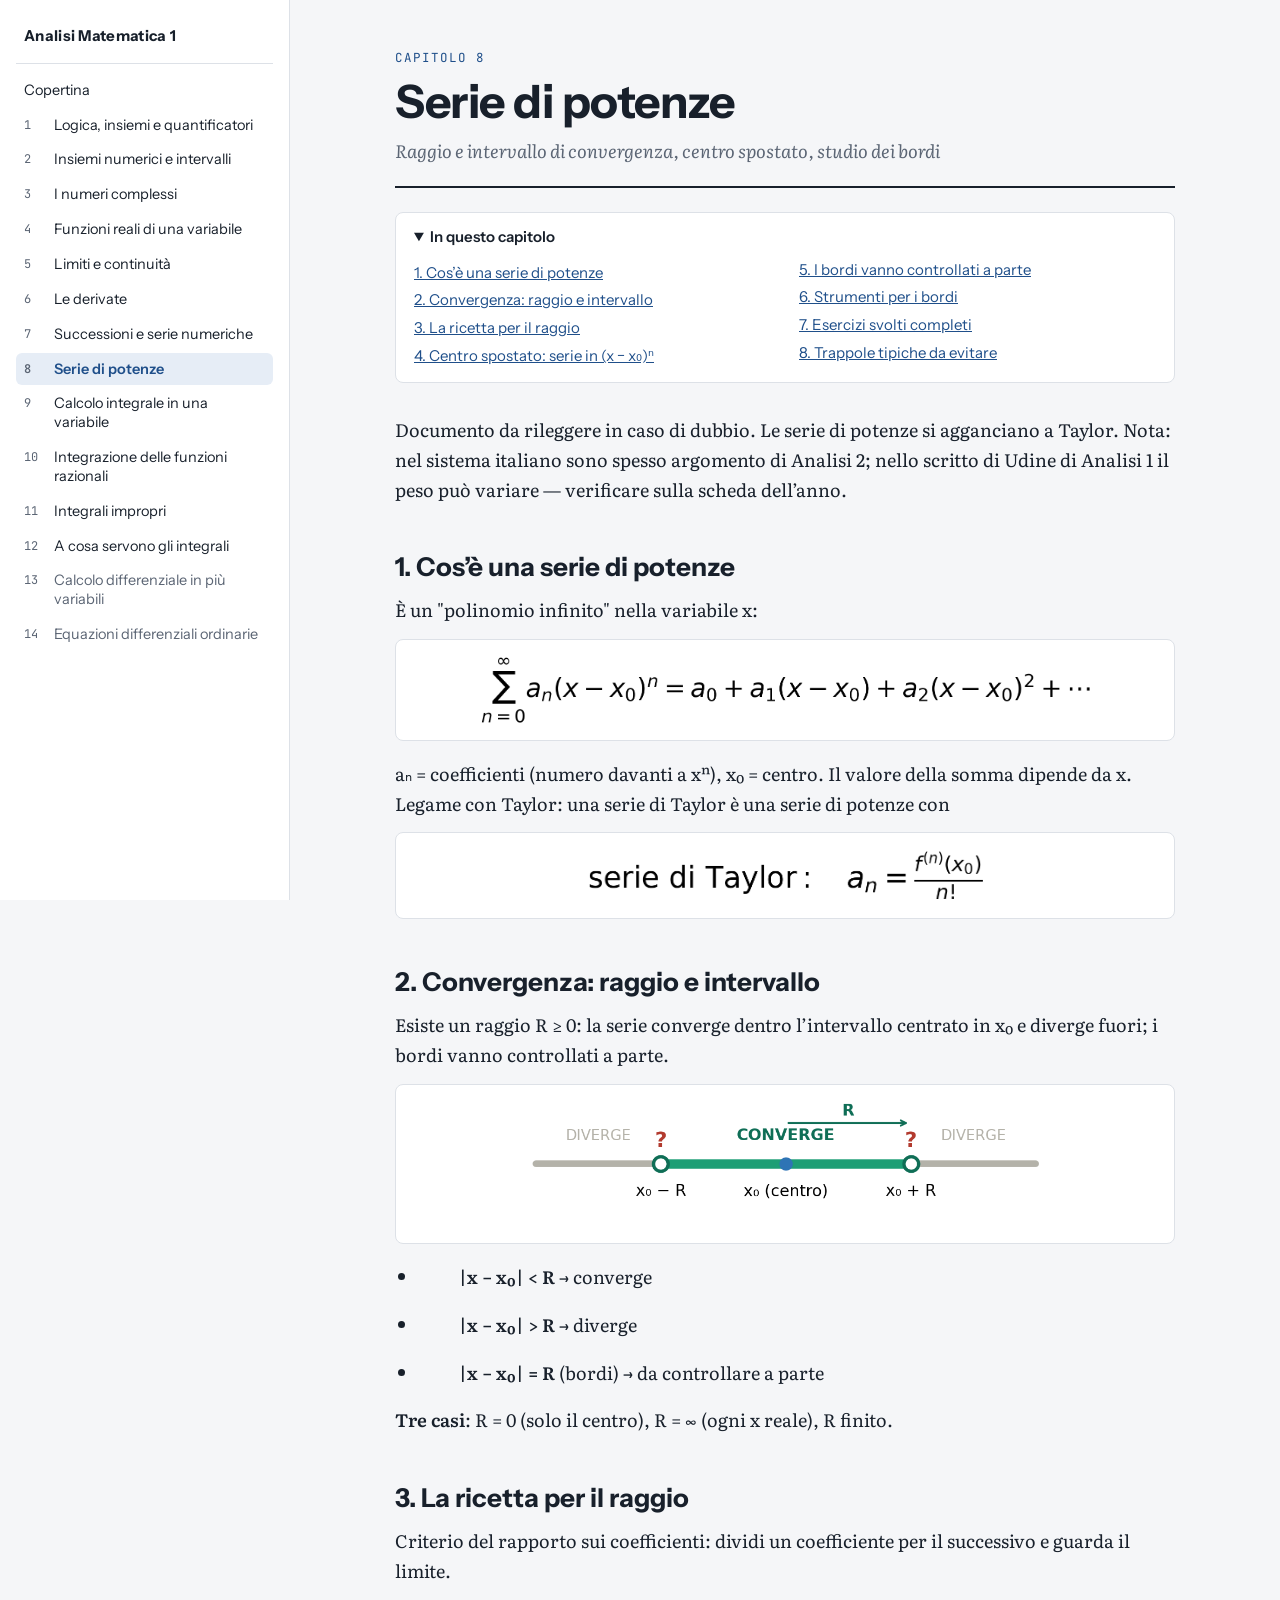
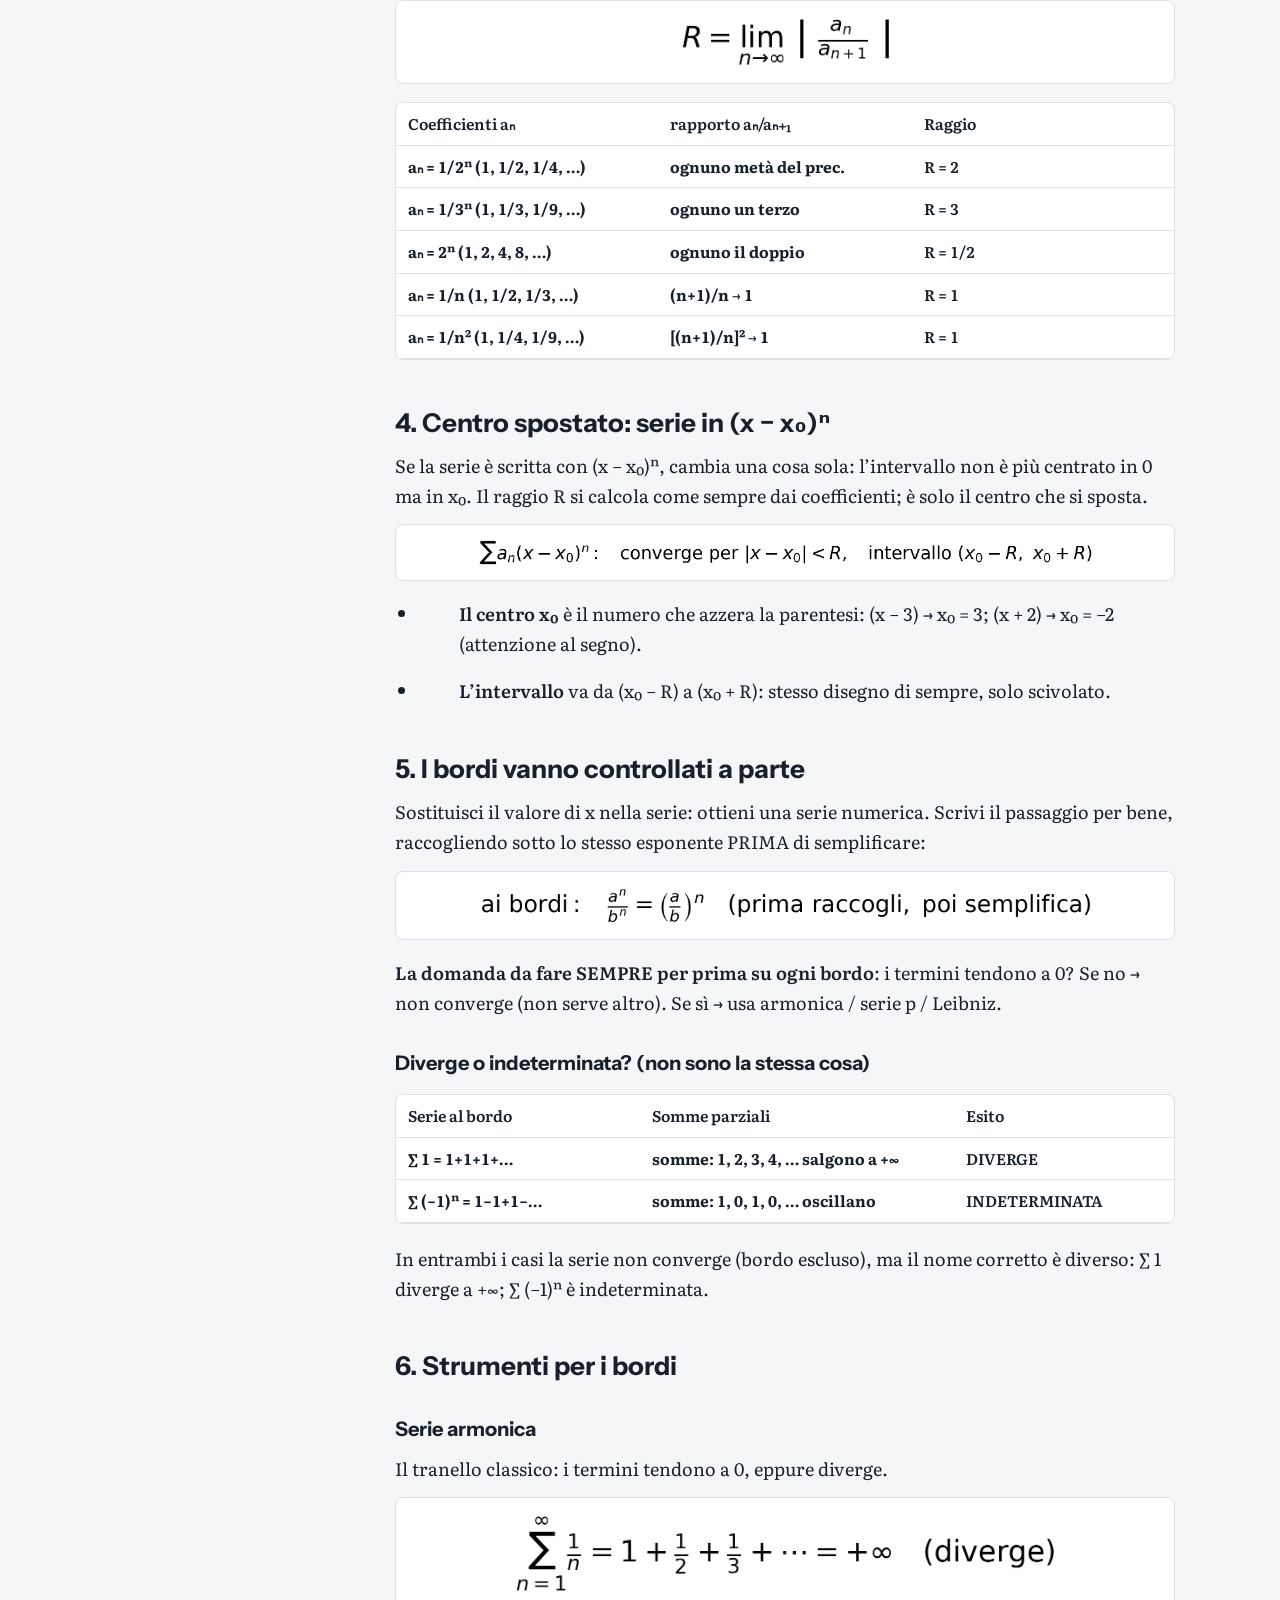
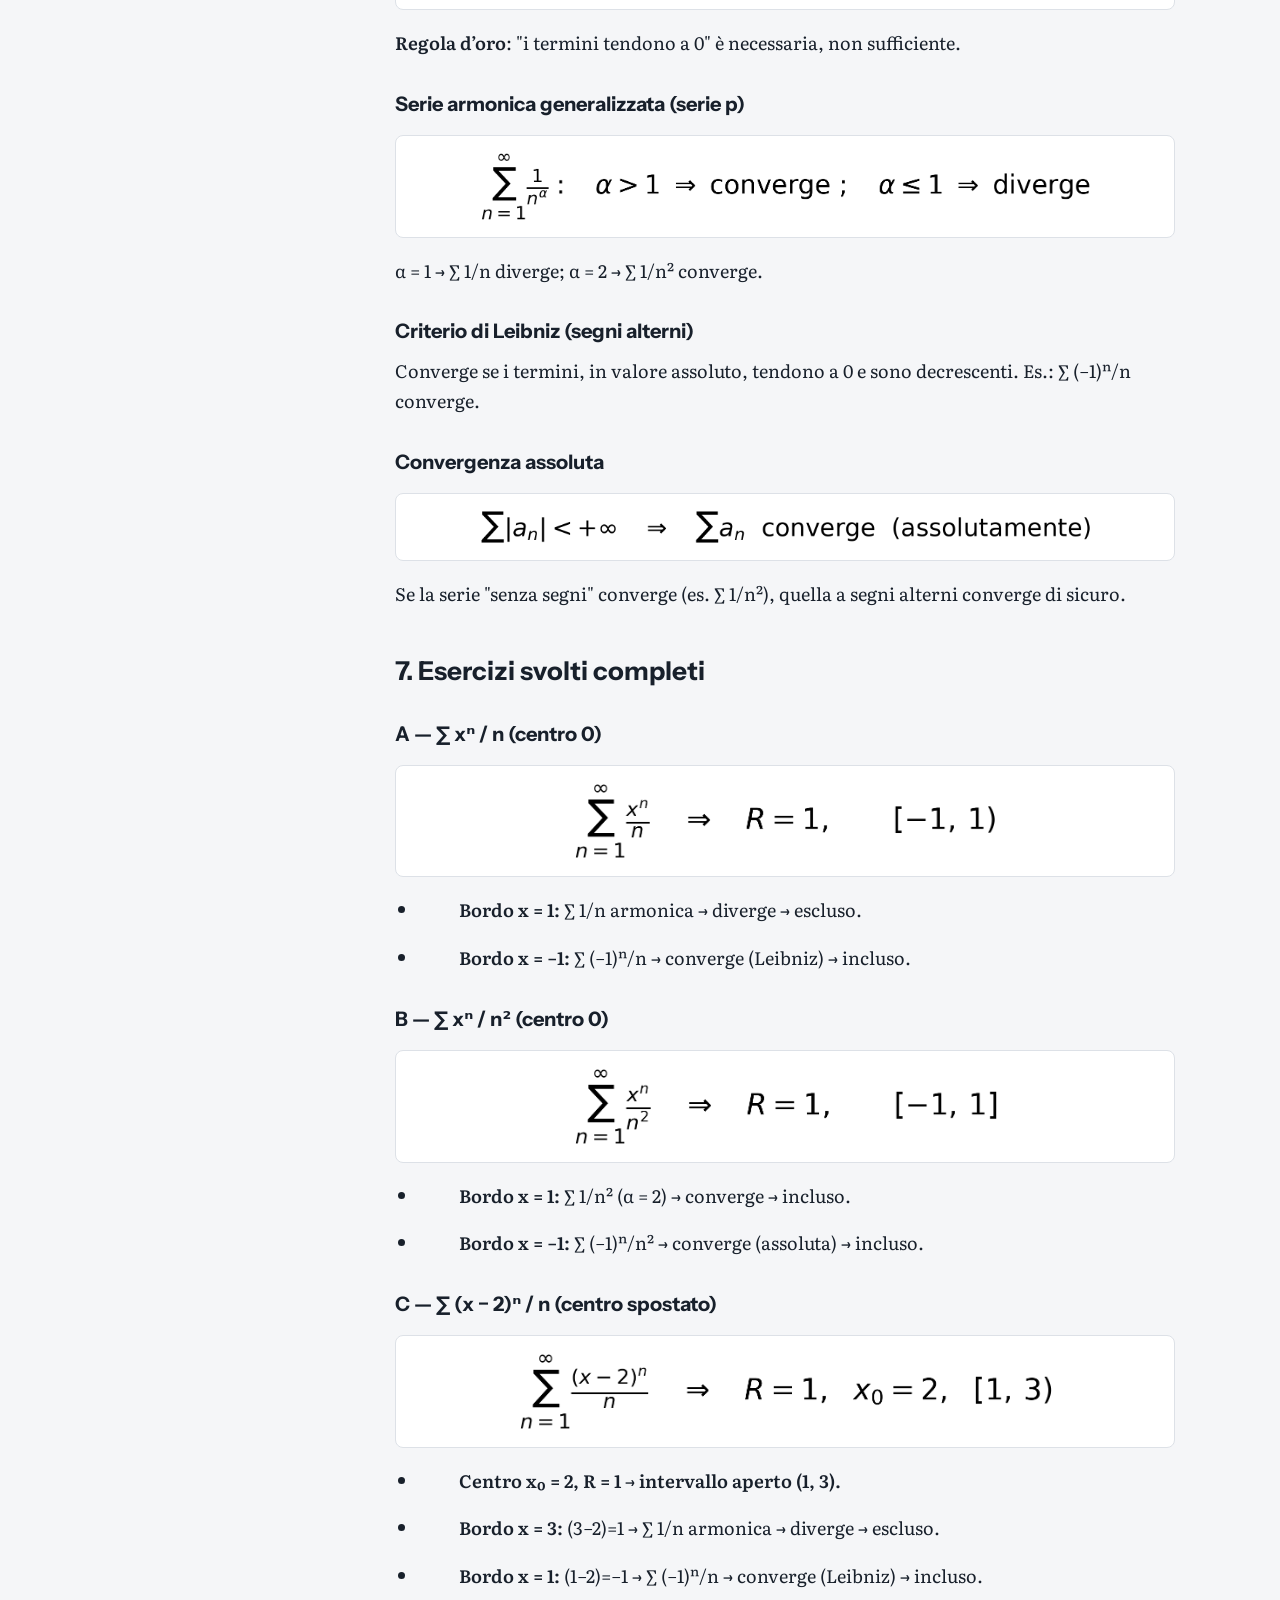
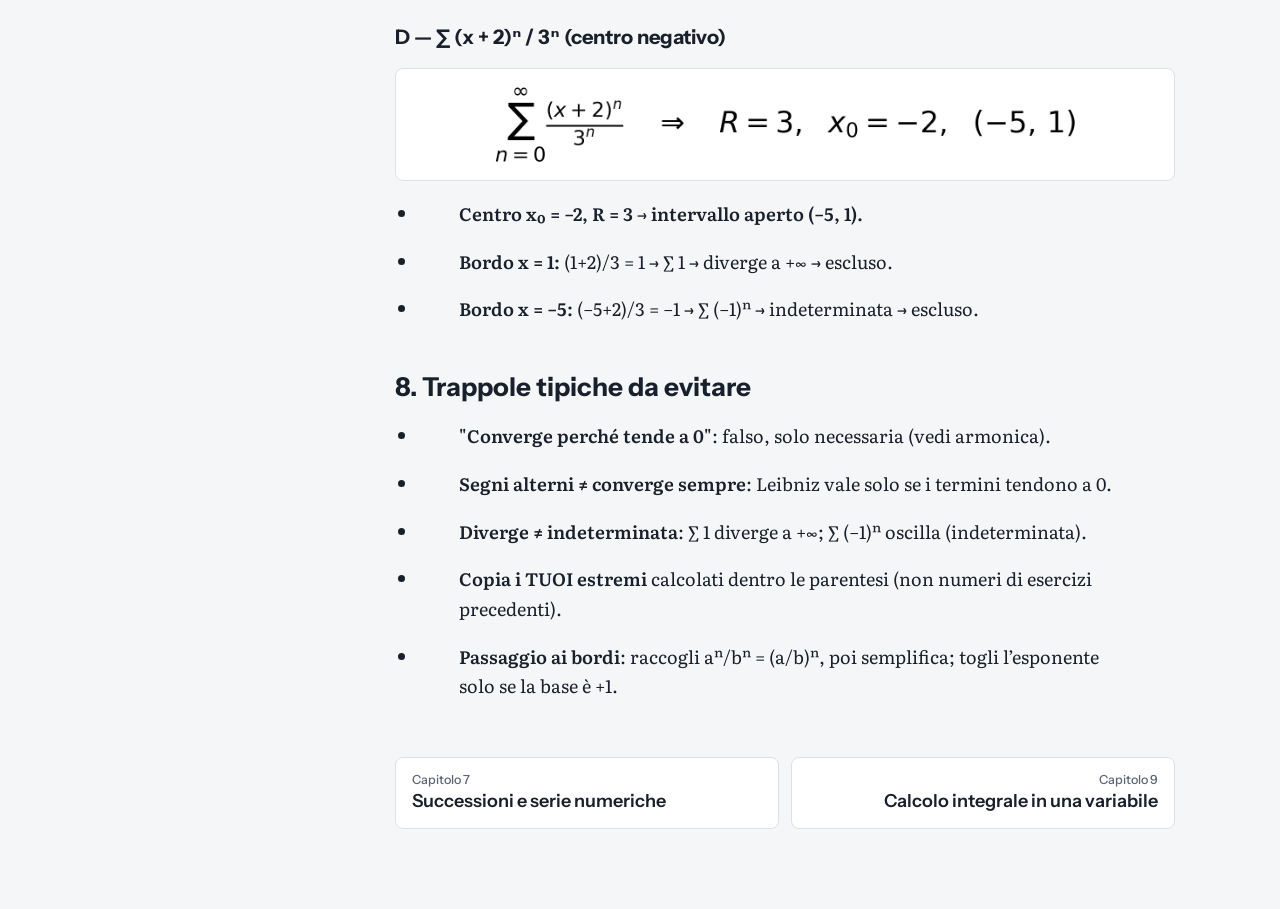
<file: capitoli/08-serie-di-potenze.html>
<!doctype html>
<html lang="it">
<head>
<meta charset="utf-8">
<meta name="viewport" content="width=device-width, initial-scale=1, viewport-fit=cover">
<title>Serie di potenze · Analisi 1</title>
<link rel="preconnect" href="https://fonts.googleapis.com">
<link rel="preconnect" href="https://fonts.gstatic.com" crossorigin>
<link rel="stylesheet" href="https://fonts.googleapis.com/css2?family=Literata:ital,opsz,wght@0,7..72,400;0,7..72,600;1,7..72,400&family=Instrument+Sans:wght@500;600;700&family=JetBrains+Mono:wght@400;600&display=swap">
<link rel="stylesheet" href="../style.css">
</head>
<body>
<input type="checkbox" id="menu" class="menu-toggle" aria-label="Apri l'indice">
<header class="bar"><label for="menu" class="menu-btn">Indice</label><span class="bar-title">Analisi Matematica 1 · Uniud</span></header>
<nav class="toc" aria-label="Capitoli"><div class="toc-head">Analisi Matematica 1</div><ol><li><a href="../index.html">Copertina</a></li>
<li><a href="../capitoli/01-logica-insiemi.html"><span class="n">1</span>Logica, insiemi e quantificatori</a></li>
<li><a href="../capitoli/02-intervalli.html"><span class="n">2</span>Insiemi numerici e intervalli</a></li>
<li><a href="../capitoli/03-numeri-complessi.html"><span class="n">3</span>I numeri complessi</a></li>
<li><a href="../capitoli/04-funzioni-reali.html"><span class="n">4</span>Funzioni reali di una variabile</a></li>
<li><a href="../capitoli/05-limiti-continuita.html"><span class="n">5</span>Limiti e continuità</a></li>
<li><a href="../capitoli/06-derivate.html"><span class="n">6</span>Le derivate</a></li>
<li><a href="../capitoli/07-successioni-serie.html"><span class="n">7</span>Successioni e serie numeriche</a></li>
<li><a href="../capitoli/08-serie-di-potenze.html" aria-current="page"><span class="n">8</span>Serie di potenze</a></li>
<li><a href="../capitoli/09-integrali.html"><span class="n">9</span>Calcolo integrale in una variabile</a></li>
<li><a href="../capitoli/10-funzioni-razionali.html"><span class="n">10</span>Integrazione delle funzioni razionali</a></li>
<li><a href="../capitoli/11-integrali-impropri.html"><span class="n">11</span>Integrali impropri</a></li>
<li><a href="../capitoli/12-integrali-senso-pratico.html"><span class="n">12</span>A cosa servono gli integrali</a></li>
<li class="off"><span class="n">13</span>Calcolo differenziale in più variabili</li>
<li class="off"><span class="n">14</span>Equazioni differenziali ordinarie</li></ol></nav>
<main class="page"><header class="ch-head"><div class="ch-num">Capitolo 8</div><h1>Serie di potenze</h1><p class="ch-sub">Raggio e intervallo di convergenza, centro spostato, studio dei bordi</p></header>
<details class="mini" open><summary>In questo capitolo</summary><ol><li><a href="#cosè-una-serie-di-potenze">1. Cos’è una serie di potenze</a></li><li><a href="#convergenza-raggio-e-intervallo">2. Convergenza: raggio e
intervallo</a></li><li><a href="#la-ricetta-per-il-raggio">3. La ricetta per il raggio</a></li><li><a href="#centro-spostato-serie-in-x-x₀ⁿ">4. Centro spostato: serie in (x
− x₀)ⁿ</a></li><li><a href="#i-bordi-vanno-controllati-a-parte">5. I bordi vanno controllati
a parte</a></li><li><a href="#strumenti-per-i-bordi">6. Strumenti per i bordi</a></li><li><a href="#esercizi-svolti-completi">7. Esercizi svolti completi</a></li><li><a href="#trappole-tipiche-da-evitare">8. Trappole tipiche da evitare</a></li></ol></details>
<article class="testo"><p>Documento da rileggere in caso di dubbio. Le serie di potenze si
agganciano a Taylor. Nota: nel sistema italiano sono spesso argomento di
Analisi 2; nello scritto di Udine di Analisi 1 il peso può variare —
verificare sulla scheda dell’anno.</p><h2 id="cosè-una-serie-di-potenze">1. Cos’è una serie di potenze</h2>
<p>È un "polinomio infinito" nella variabile x:</p>
<div class="plate"><img src="../img/08-serie-di-potenze/Serie_di_Potenze_PC_image3.png" alt="" loading="lazy" class="figura" style="width:min(619px,100%)"></div>
<p>aₙ = coefficienti (numero davanti a xⁿ), x₀ = centro. Il valore della
somma dipende da x. Legame con Taylor: una serie di Taylor è una serie
di potenze con</p>
<div class="plate"><img src="../img/08-serie-di-potenze/Serie_di_Potenze_PC_image13.png" alt="" loading="lazy" class="formula" style="width:min(406px,100%)"></div>
<h2 id="convergenza-raggio-e-intervallo">2. Convergenza: raggio e
intervallo</h2>
<p>Esiste un raggio R ≥ 0: la serie converge dentro l’intervallo
centrato in x₀ e diverge fuori; i bordi vanno controllati a parte.</p>
<div class="plate"><img src="../img/08-serie-di-potenze/Serie_di_Potenze_PC_image2.png" alt="" loading="lazy" class="figura" style="width:min(559px,100%)"></div>
<ul>
<li><blockquote>
<p><strong>|x − x₀| &lt; R</strong> → converge</p>
</blockquote></li>
<li><blockquote>
<p><strong>|x − x₀| &gt; R</strong> → diverge</p>
</blockquote></li>
<li><blockquote>
<p><strong>|x − x₀| = R</strong> (bordi) → da controllare a parte</p>
</blockquote></li>
</ul>
<p><strong>Tre casi</strong>: R = 0 (solo il centro), R = ∞ (ogni x
reale), R finito.</p>
<h2 id="la-ricetta-per-il-raggio">3. La ricetta per il raggio</h2>
<p>Criterio del rapporto sui coefficienti: dividi un coefficiente per il
successivo e guarda il limite.</p>
<div class="plate"><img src="../img/08-serie-di-potenze/Serie_di_Potenze_PC_image6.png" alt="" loading="lazy" class="formula" style="width:min(219px,100%)"></div>
<div class="tscroll"><table>
<colgroup>
<col style="width: 33%" />
<col style="width: 32%" />
<col style="width: 33%" />
</colgroup>
<thead>
<tr class="header">
<th><strong>Coefficienti aₙ</strong></th>
<th><strong>rapporto aₙ/aₙ₊₁</strong></th>
<th><strong>Raggio</strong></th>
</tr>
<tr class="odd">
<th>aₙ = 1/2ⁿ (1, 1/2, 1/4, …)</th>
<th>ognuno metà del prec.</th>
<th><strong>R = 2</strong></th>
</tr>
<tr class="header">
<th>aₙ = 1/3ⁿ (1, 1/3, 1/9, …)</th>
<th>ognuno un terzo</th>
<th><strong>R = 3</strong></th>
</tr>
<tr class="odd">
<th>aₙ = 2ⁿ (1, 2, 4, 8, …)</th>
<th>ognuno il doppio</th>
<th><strong>R = 1/2</strong></th>
</tr>
<tr class="header">
<th>aₙ = 1/n (1, 1/2, 1/3, …)</th>
<th>(n+1)/n → 1</th>
<th><strong>R = 1</strong></th>
</tr>
<tr class="odd">
<th>aₙ = 1/n² (1, 1/4, 1/9, …)</th>
<th>[(n+1)/n]² → 1</th>
<th><strong>R = 1</strong></th>
</tr>
</thead>
<tbody>
</tbody>
</table></div>
<h2 id="centro-spostato-serie-in-x-x₀ⁿ">4. Centro spostato: serie in (x
− x₀)ⁿ</h2>
<p>Se la serie è scritta con (x − x₀)ⁿ, cambia una cosa sola:
l’intervallo non è più centrato in 0 ma in x₀. Il raggio R si calcola
come sempre dai coefficienti; è solo il centro che si sposta.</p>
<div class="plate"><img src="../img/08-serie-di-potenze/Serie_di_Potenze_PC_image4.png" alt="" loading="lazy" class="figura" style="width:min(619px,100%)"></div>
<ul>
<li><blockquote>
<p><strong>Il centro x₀</strong> è il numero che azzera la parentesi: (x
− 3) → x₀ = 3; (x + 2) → x₀ = −2 (attenzione al segno).</p>
</blockquote></li>
<li><blockquote>
<p><strong>L’intervallo</strong> va da (x₀ − R) a (x₀ + R): stesso
disegno di sempre, solo scivolato.</p>
</blockquote></li>
</ul>
<h2 id="i-bordi-vanno-controllati-a-parte">5. I bordi vanno controllati
a parte</h2>
<p>Sostituisci il valore di x nella serie: ottieni una serie numerica.
Scrivi il passaggio per bene, raccogliendo sotto lo stesso esponente
PRIMA di semplificare:</p>
<div class="plate"><img src="../img/08-serie-di-potenze/Serie_di_Potenze_PC_image8.png" alt="" loading="lazy" class="figura" style="width:min(619px,100%)"></div>
<p><strong>La domanda da fare SEMPRE per prima su ogni bordo</strong>: i
termini tendono a 0? Se no → non converge (non serve altro). Se sì → usa
armonica / serie p / Leibniz.</p>
<h3 id="diverge-o-indeterminata-non-sono-la-stessa-cosa">Diverge o
indeterminata? (non sono la stessa cosa)</h3>
<div class="tscroll"><table>
<colgroup>
<col style="width: 31%" />
<col style="width: 40%" />
<col style="width: 28%" />
</colgroup>
<thead>
<tr class="header">
<th><strong>Serie al bordo</strong></th>
<th><strong>Somme parziali</strong></th>
<th><strong>Esito</strong></th>
</tr>
<tr class="odd">
<th>∑ 1 = 1+1+1+…</th>
<th>somme: 1, 2, 3, 4, … salgono a +∞</th>
<th><strong>DIVERGE</strong></th>
</tr>
<tr class="header">
<th>∑ (−1)ⁿ = 1−1+1−…</th>
<th>somme: 1, 0, 1, 0, … oscillano</th>
<th><strong>INDETERMINATA</strong></th>
</tr>
</thead>
<tbody>
</tbody>
</table></div>
<p>In entrambi i casi la serie non converge (bordo escluso), ma il nome
corretto è diverso: ∑ 1 diverge a +∞; ∑ (−1)ⁿ è indeterminata.</p>
<h2 id="strumenti-per-i-bordi">6. Strumenti per i bordi</h2>
<h3 id="serie-armonica">Serie armonica</h3>
<p>Il tranello classico: i termini tendono a 0, eppure diverge.</p>
<div class="plate"><img src="../img/08-serie-di-potenze/Serie_di_Potenze_PC_image12.png" alt="" loading="lazy" class="formula" style="width:min(550px,100%)"></div>
<p><strong>Regola d’oro</strong>: "i termini tendono a 0" è necessaria,
non sufficiente.</p>
<h3 id="serie-armonica-generalizzata-serie-p">Serie armonica
generalizzata (serie p)</h3>
<div class="plate"><img src="../img/08-serie-di-potenze/Serie_di_Potenze_PC_image11.png" alt="" loading="lazy" class="figura" style="width:min(619px,100%)"></div>
<p>α = 1 → ∑ 1/n diverge; α = 2 → ∑ 1/n² converge.</p>
<h3 id="criterio-di-leibniz-segni-alterni">Criterio di Leibniz (segni
alterni)</h3>
<p>Converge se i termini, in valore assoluto, tendono a 0 e sono
decrescenti. Es.: ∑ (−1)ⁿ/n converge.</p>
<h3 id="convergenza-assoluta">Convergenza assoluta</h3>
<div class="plate"><img src="../img/08-serie-di-potenze/Serie_di_Potenze_PC_image5.png" alt="" loading="lazy" class="figura" style="width:min(619px,100%)"></div>
<p>Se la serie "senza segni" converge (es. ∑ 1/n²), quella a segni
alterni converge di sicuro.</p>
<h2 id="esercizi-svolti-completi">7. Esercizi svolti completi</h2>
<h3 id="a-xⁿ-n-centro-0">A — ∑ xⁿ / n (centro 0)</h3>
<div class="plate"><img src="../img/08-serie-di-potenze/Serie_di_Potenze_PC_image10.png" alt="" loading="lazy" class="formula" style="width:min(432px,100%)"></div>
<ul>
<li><blockquote>
<p><strong>Bordo x = 1:</strong> ∑ 1/n armonica → diverge → escluso.</p>
</blockquote></li>
<li><blockquote>
<p><strong>Bordo x = −1:</strong> ∑ (−1)ⁿ/n → converge (Leibniz) →
incluso.</p>
</blockquote></li>
</ul>
<h3 id="b-xⁿ-n²-centro-0">B — ∑ xⁿ / n² (centro 0)</h3>
<div class="plate"><img src="../img/08-serie-di-potenze/Serie_di_Potenze_PC_image1.png" alt="" loading="lazy" class="formula" style="width:min(433px,100%)"></div>
<ul>
<li><blockquote>
<p><strong>Bordo x = 1:</strong> ∑ 1/n² (α = 2) → converge →
incluso.</p>
</blockquote></li>
<li><blockquote>
<p><strong>Bordo x = −1:</strong> ∑ (−1)ⁿ/n² → converge (assoluta) →
incluso.</p>
</blockquote></li>
</ul>
<h3 id="c-x-2ⁿ-n-centro-spostato">C — ∑ (x − 2)ⁿ / n (centro
spostato)</h3>
<div class="plate"><img src="../img/08-serie-di-potenze/Serie_di_Potenze_PC_image9.png" alt="" loading="lazy" class="formula" style="width:min(543px,100%)"></div>
<ul>
<li><blockquote>
<p><strong>Centro x₀ = 2, R = 1 → intervallo aperto (1, 3).</strong></p>
</blockquote></li>
<li><blockquote>
<p><strong>Bordo x = 3:</strong> (3−2)=1 → ∑ 1/n armonica → diverge →
escluso.</p>
</blockquote></li>
<li><blockquote>
<p><strong>Bordo x = 1:</strong> (1−2)=−1 → ∑ (−1)ⁿ/n → converge
(Leibniz) → incluso.</p>
</blockquote></li>
</ul>
<h3 id="d-x-2ⁿ-3ⁿ-centro-negativo">D — ∑ (x + 2)ⁿ / 3ⁿ (centro
negativo)</h3>
<div class="plate"><img src="../img/08-serie-di-potenze/Serie_di_Potenze_PC_image7.png" alt="" loading="lazy" class="figura" style="width:min(592px,100%)"></div>
<ul>
<li><blockquote>
<p><strong>Centro x₀ = −2, R = 3 → intervallo aperto (−5,
1).</strong></p>
</blockquote></li>
<li><blockquote>
<p><strong>Bordo x = 1:</strong> (1+2)/3 = 1 → ∑ 1 → diverge a +∞ →
escluso.</p>
</blockquote></li>
<li><blockquote>
<p><strong>Bordo x = −5:</strong> (−5+2)/3 = −1 → ∑ (−1)ⁿ →
indeterminata → escluso.</p>
</blockquote></li>
</ul>
<h2 id="trappole-tipiche-da-evitare">8. Trappole tipiche da evitare</h2>
<ul>
<li><blockquote>
<p><strong>"Converge perché tende a 0"</strong>: falso, solo necessaria
(vedi armonica).</p>
</blockquote></li>
<li><blockquote>
<p><strong>Segni alterni ≠ converge sempre</strong>: Leibniz vale solo
se i termini tendono a 0.</p>
</blockquote></li>
<li><blockquote>
<p><strong>Diverge ≠ indeterminata</strong>: ∑ 1 diverge a +∞; ∑ (−1)ⁿ
oscilla (indeterminata).</p>
</blockquote></li>
<li><blockquote>
<p><strong>Copia i TUOI estremi</strong> calcolati dentro le parentesi
(non numeri di esercizi precedenti).</p>
</blockquote></li>
<li><blockquote>
<p><strong>Passaggio ai bordi</strong>: raccogli aⁿ/bⁿ = (a/b)ⁿ, poi
semplifica; togli l’esponente solo se la base è +1.</p>
</blockquote></li>
</ul>

</article>
<nav class="pn"><a class="prev" href="07-successioni-serie.html"><small>Capitolo 7</small>Successioni e serie numeriche</a><a class="next" href="09-integrali.html"><small>Capitolo 9</small>Calcolo integrale in una variabile</a></nav></main>
</body>
</html>
</file>
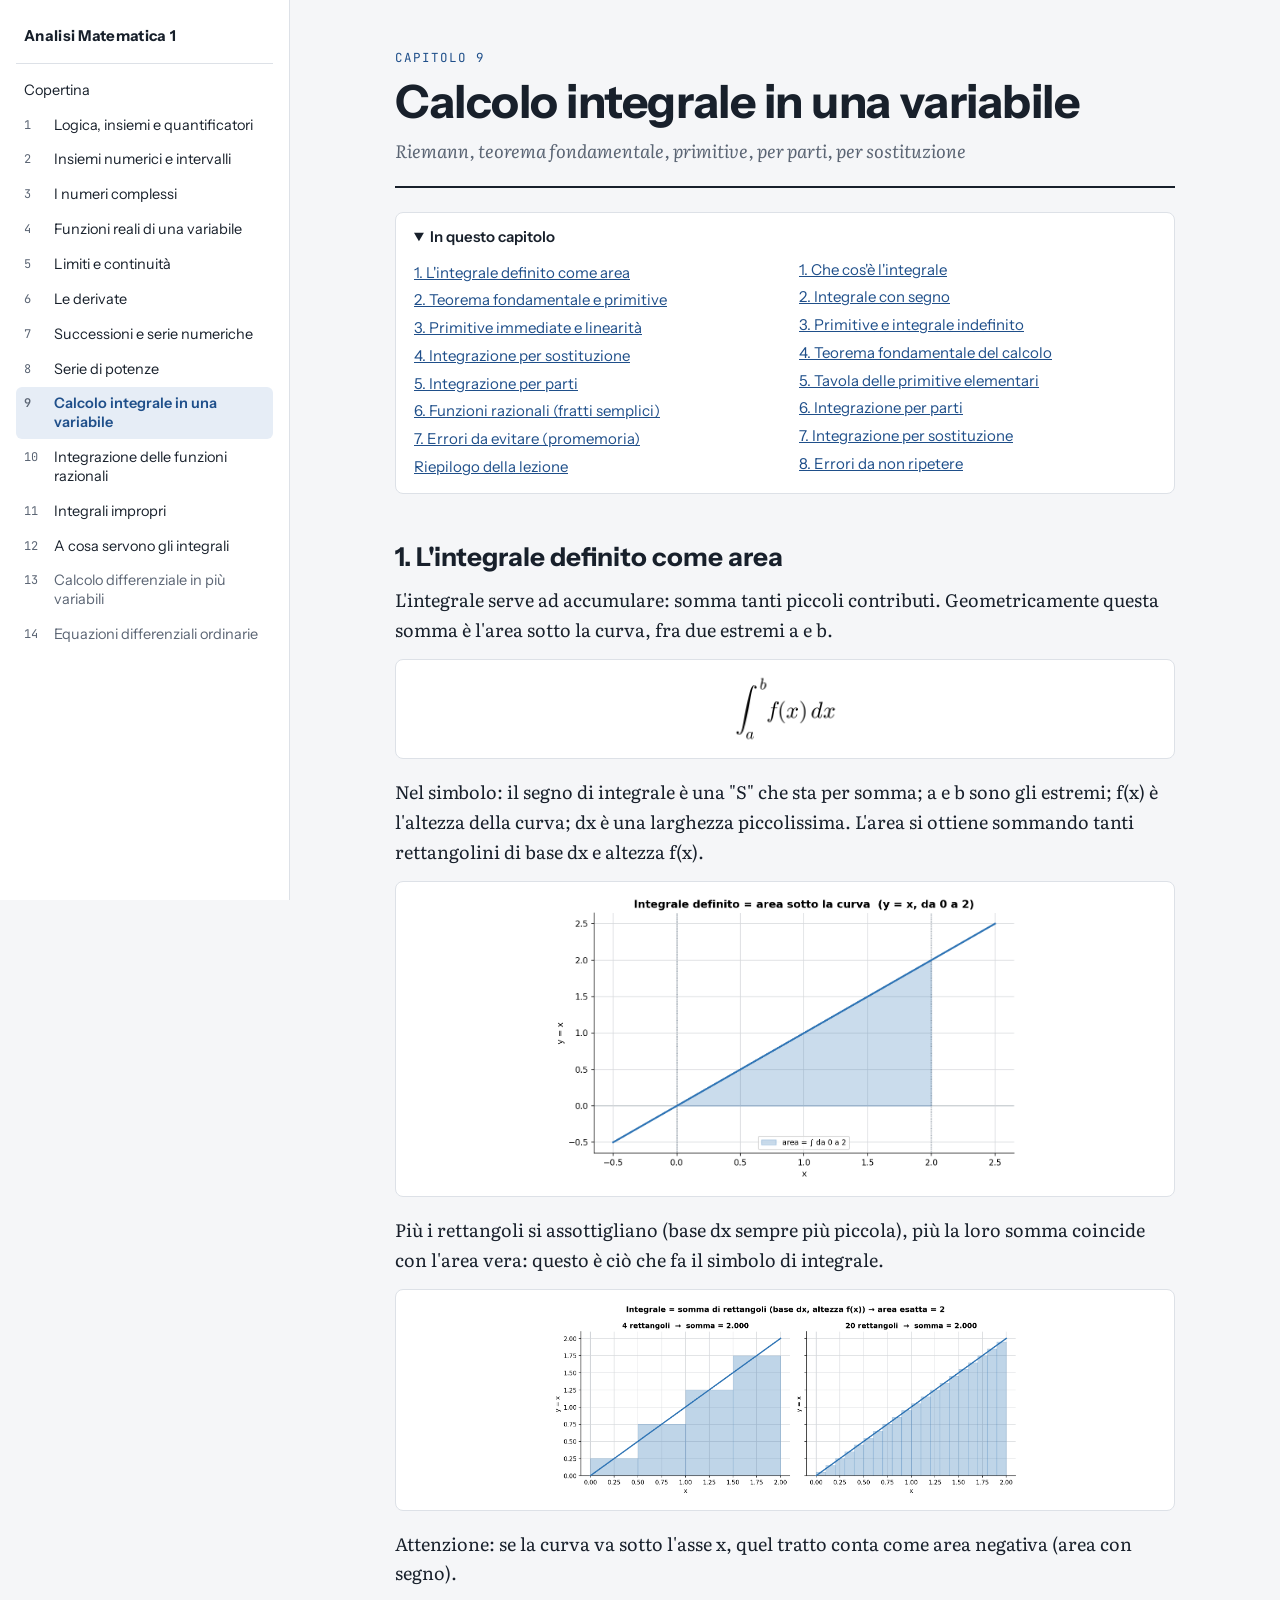
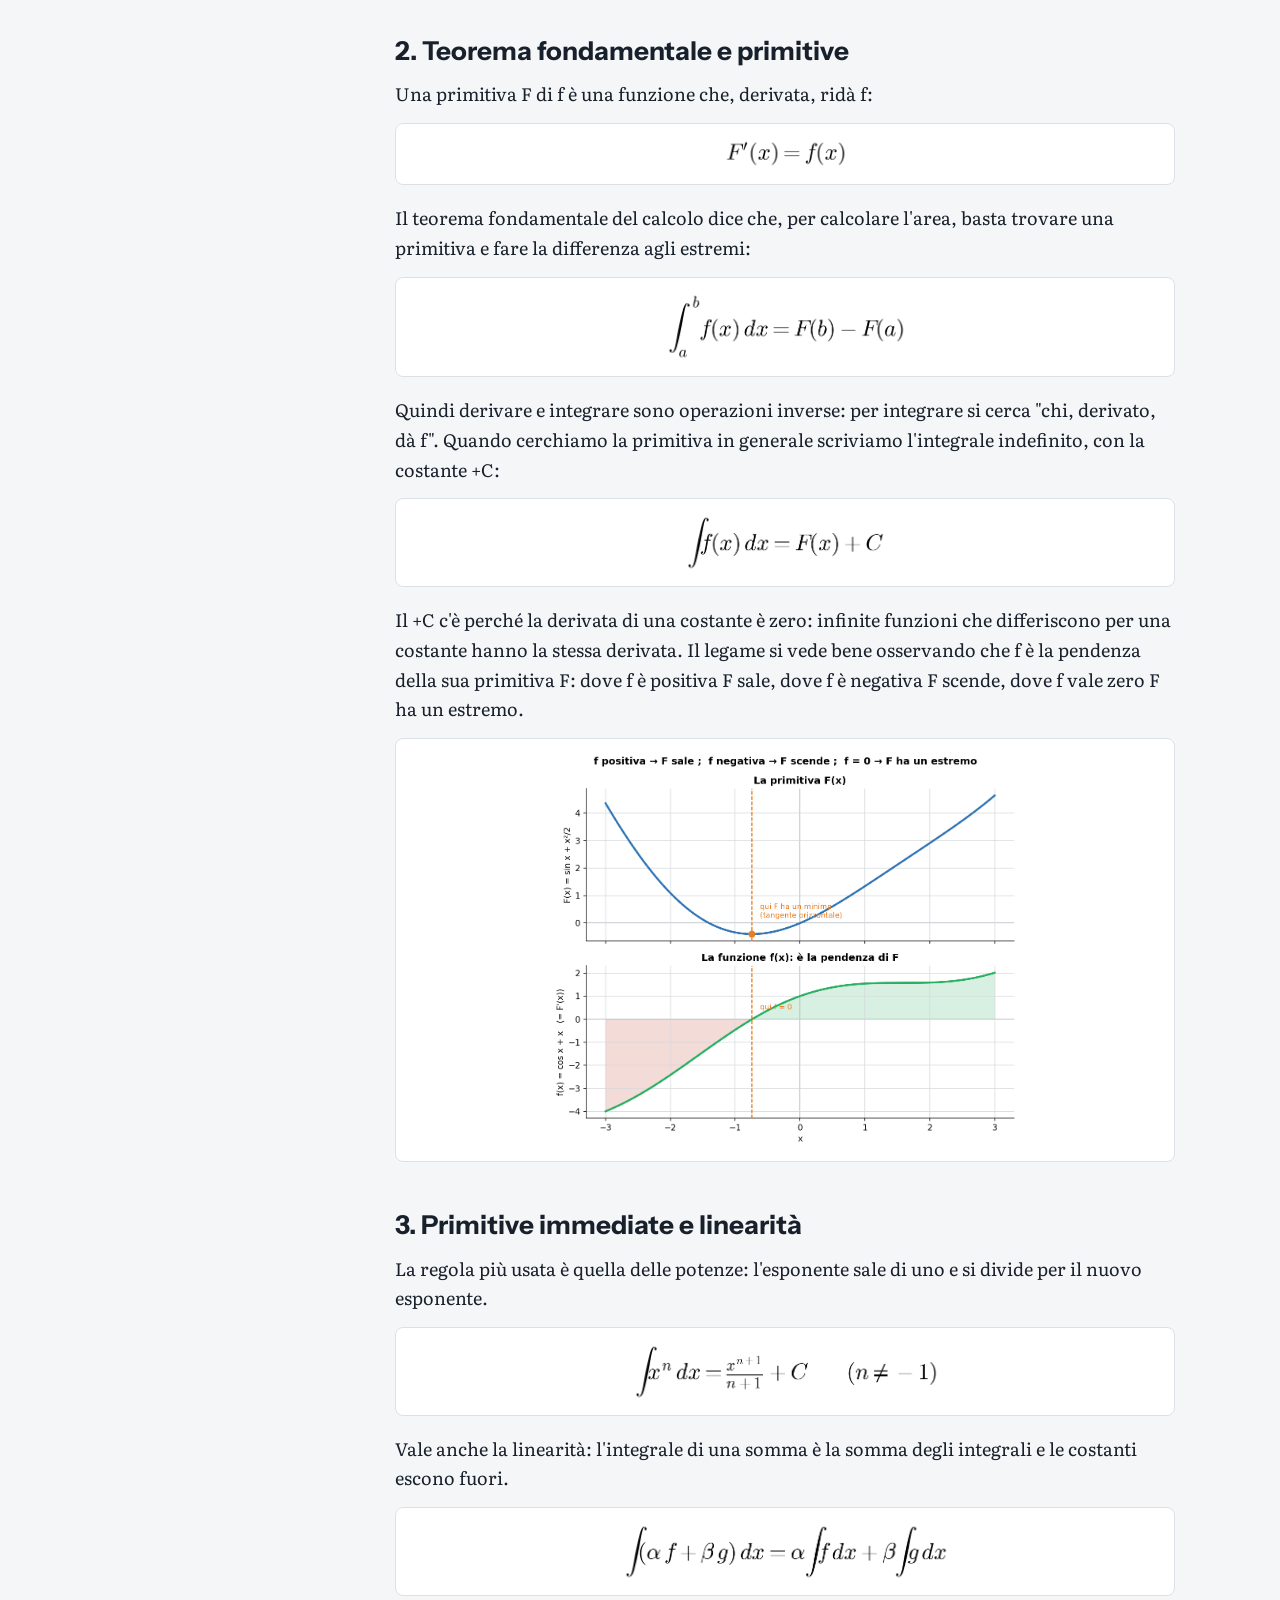
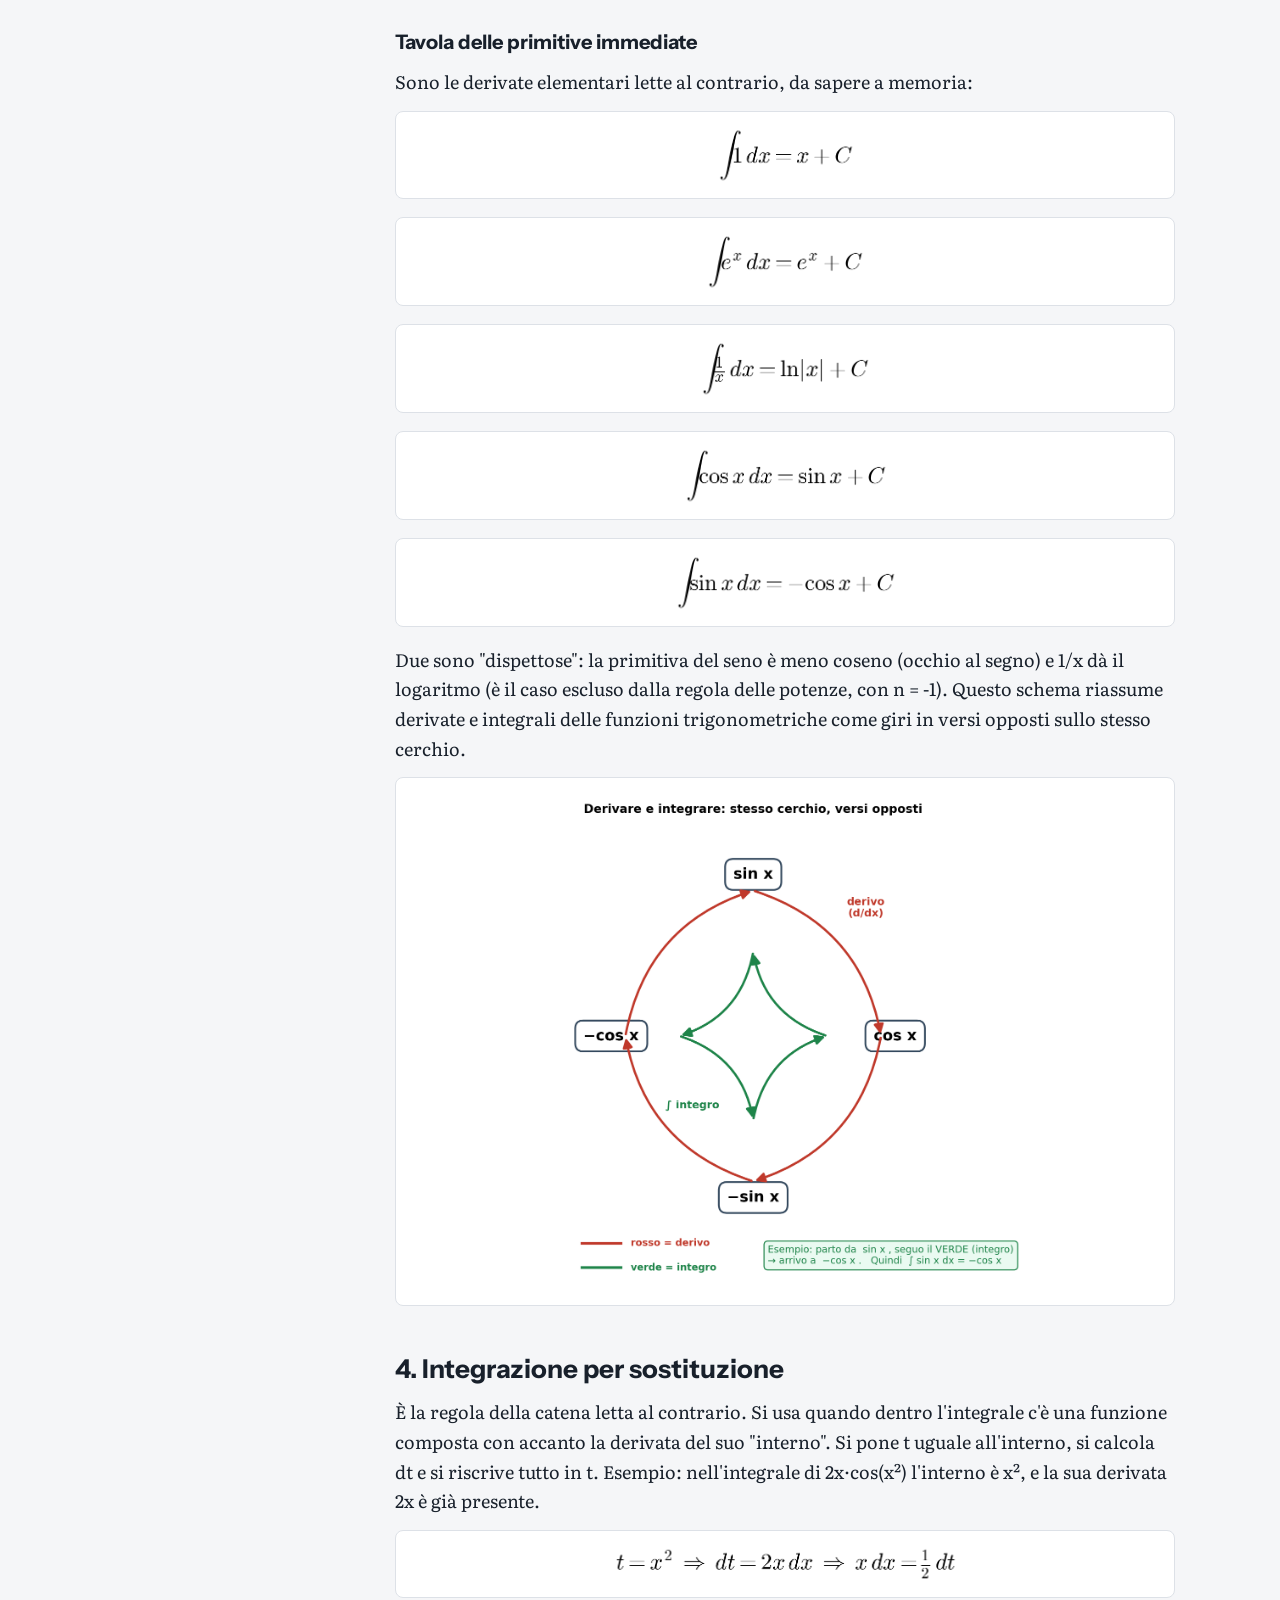
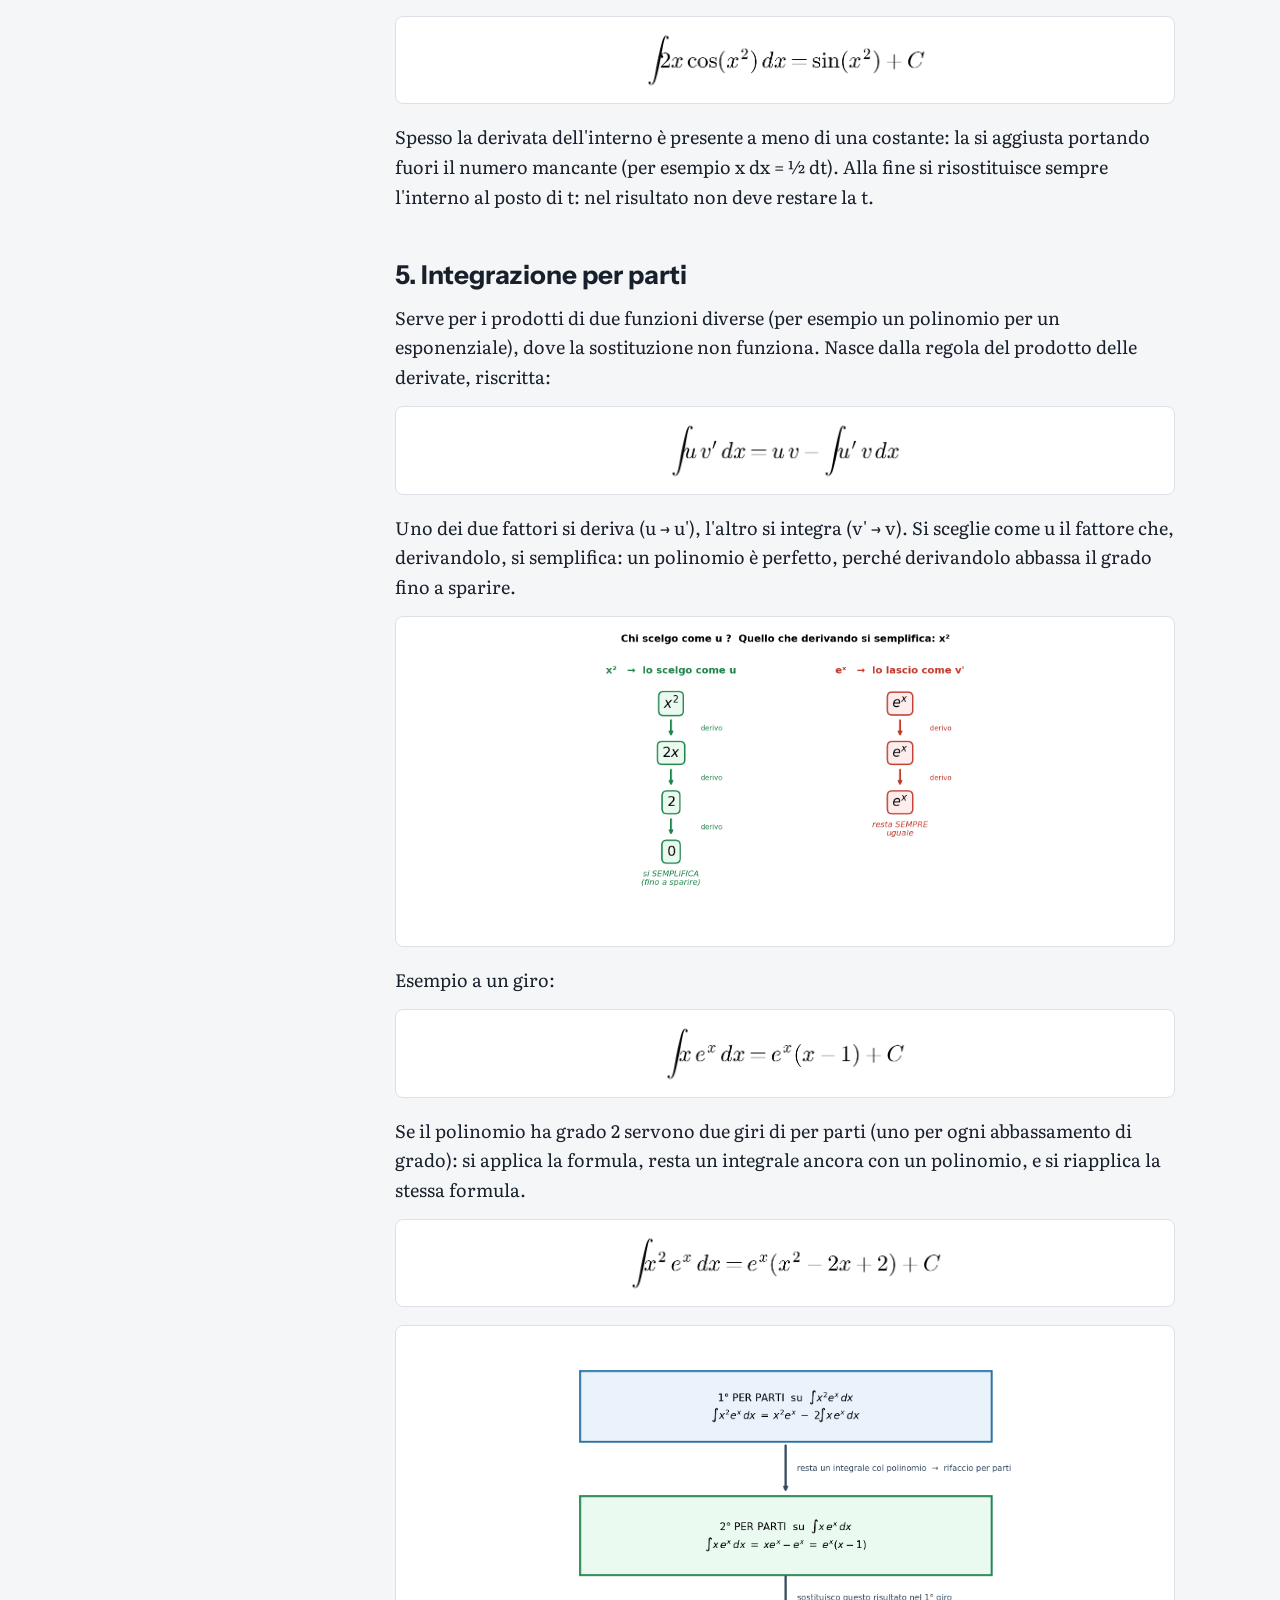
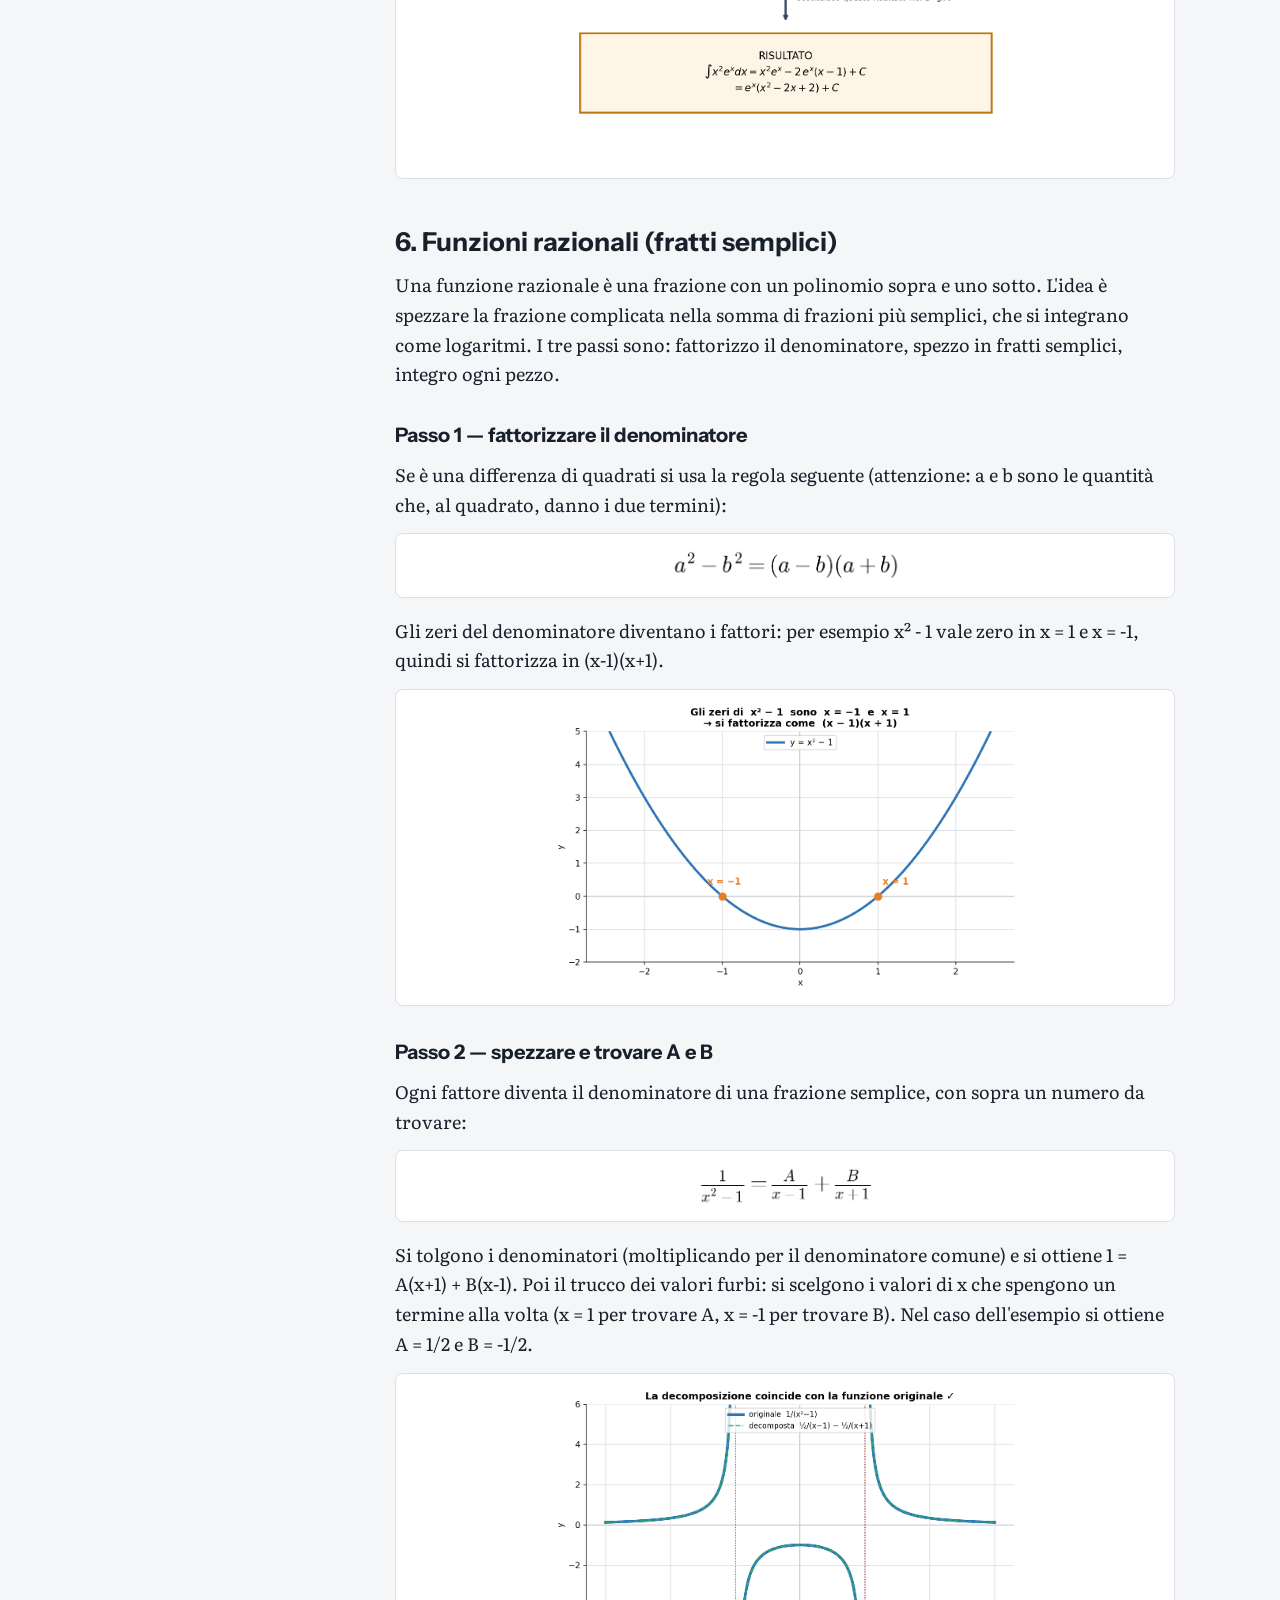
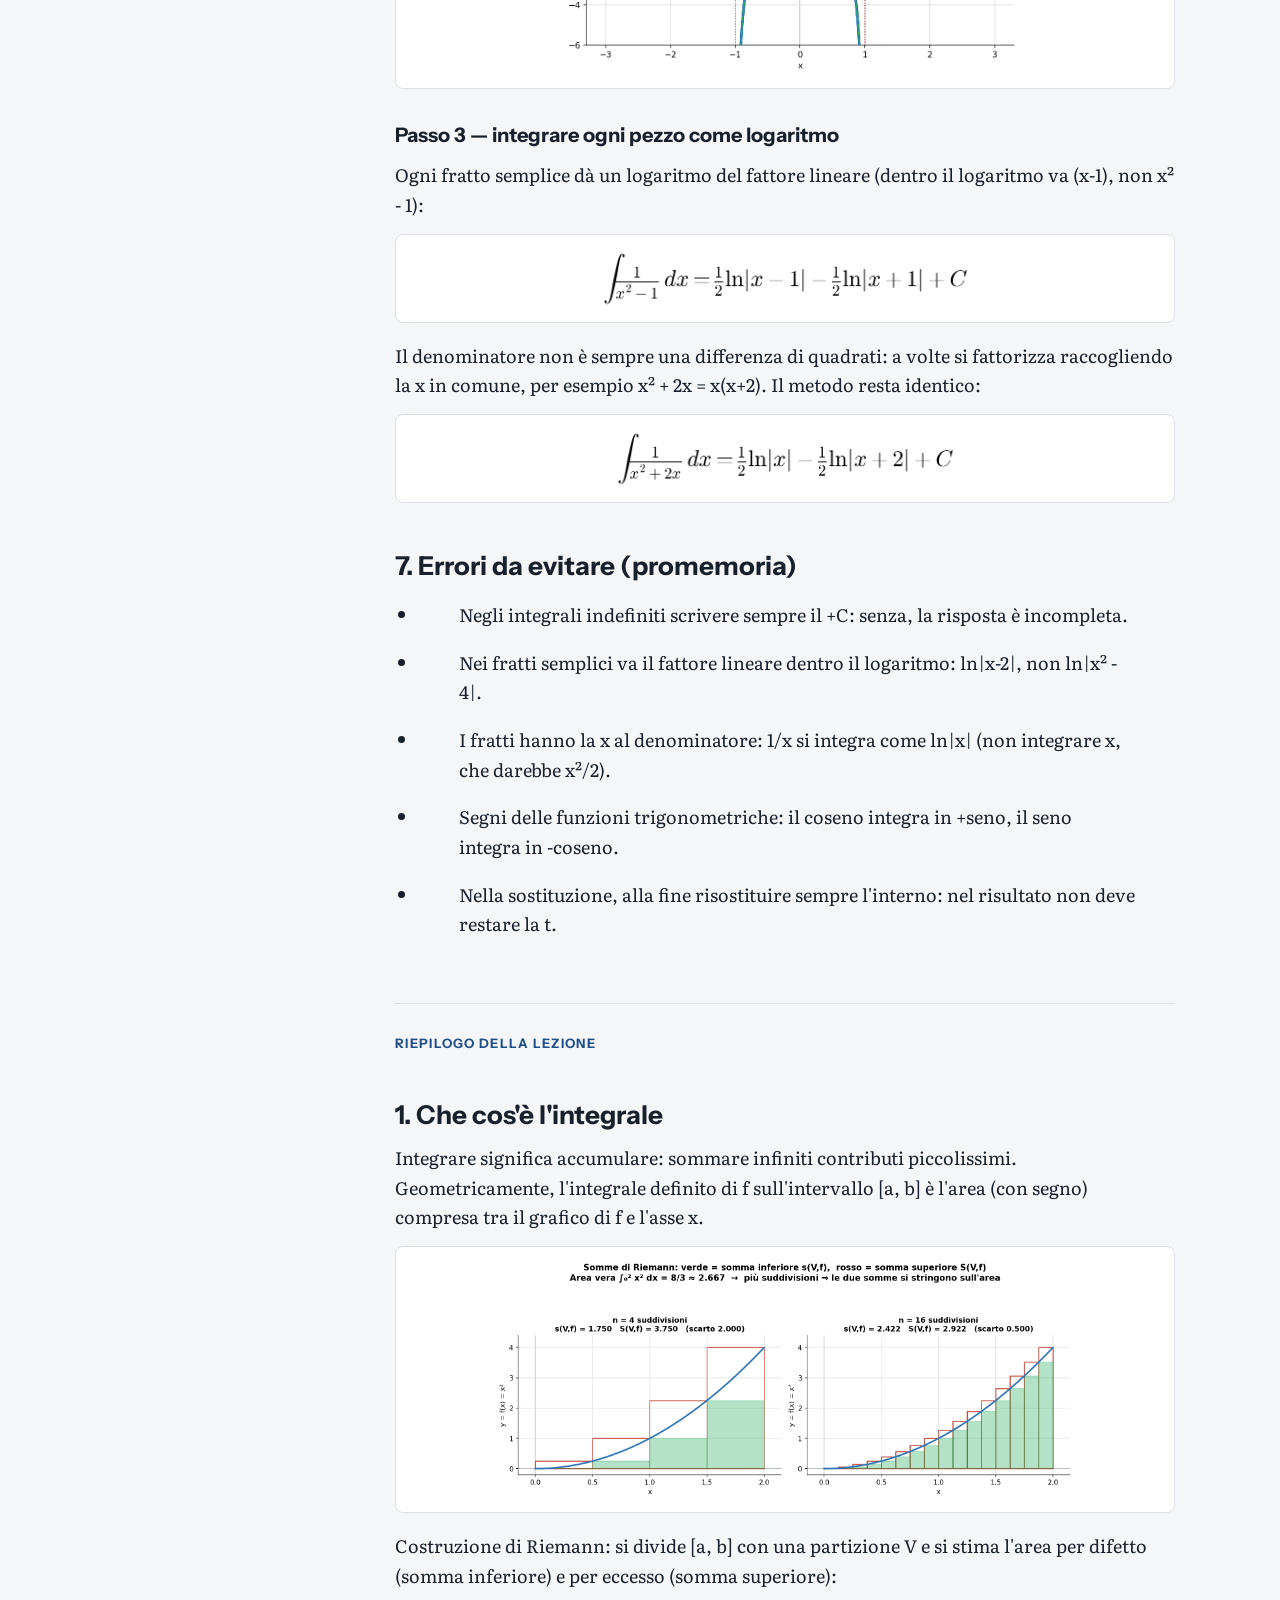
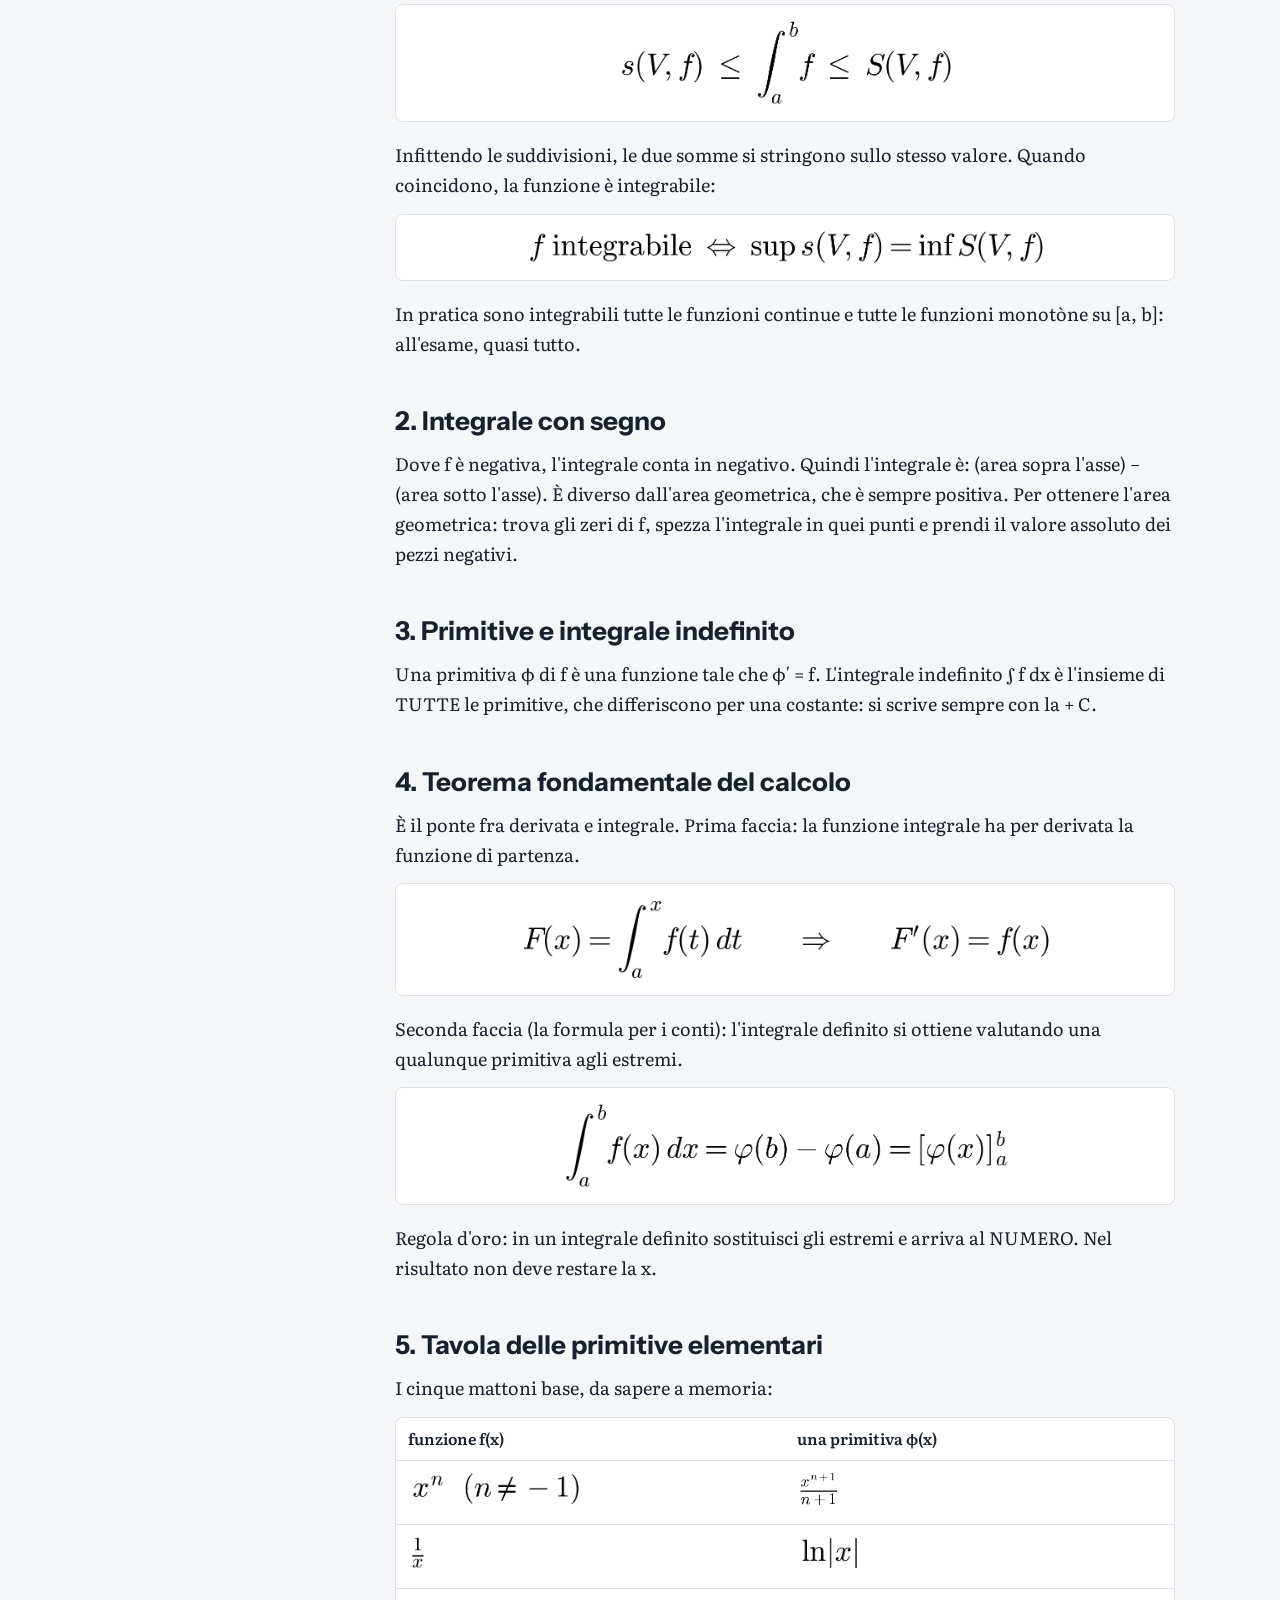
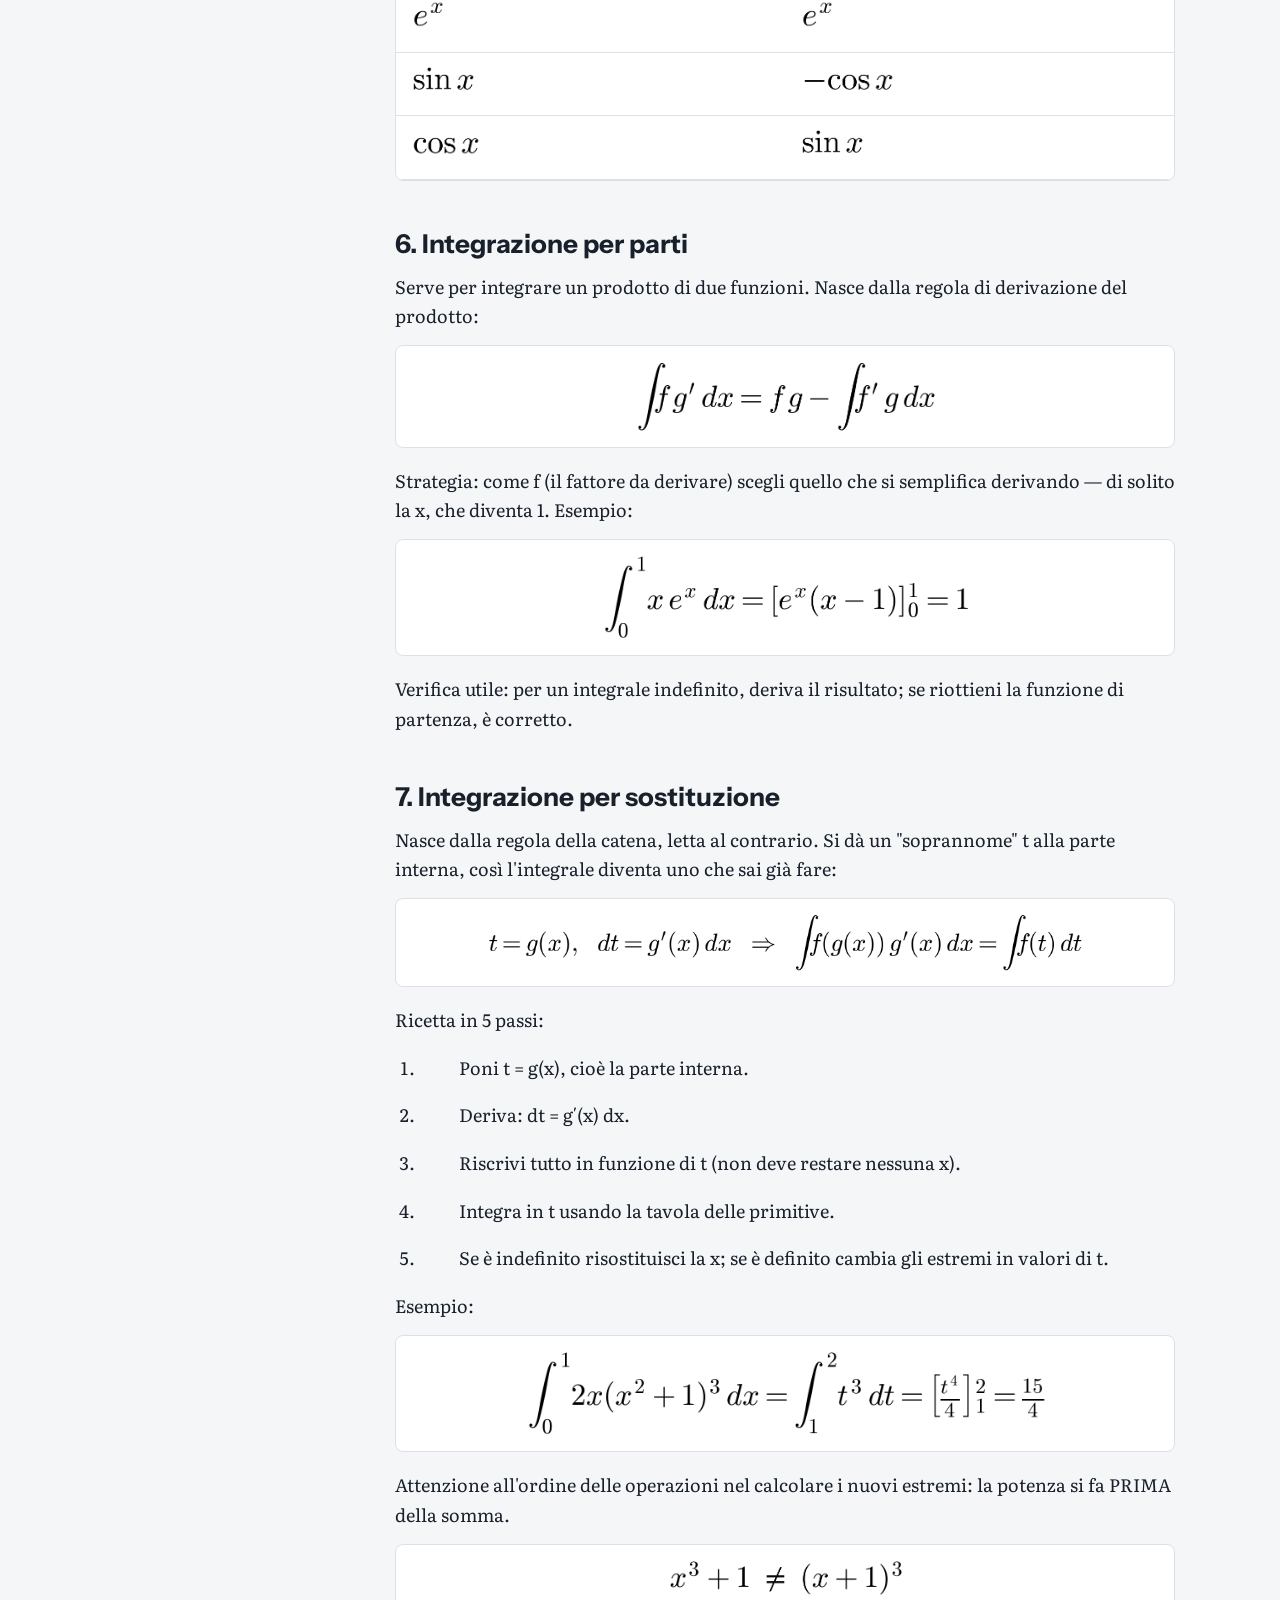
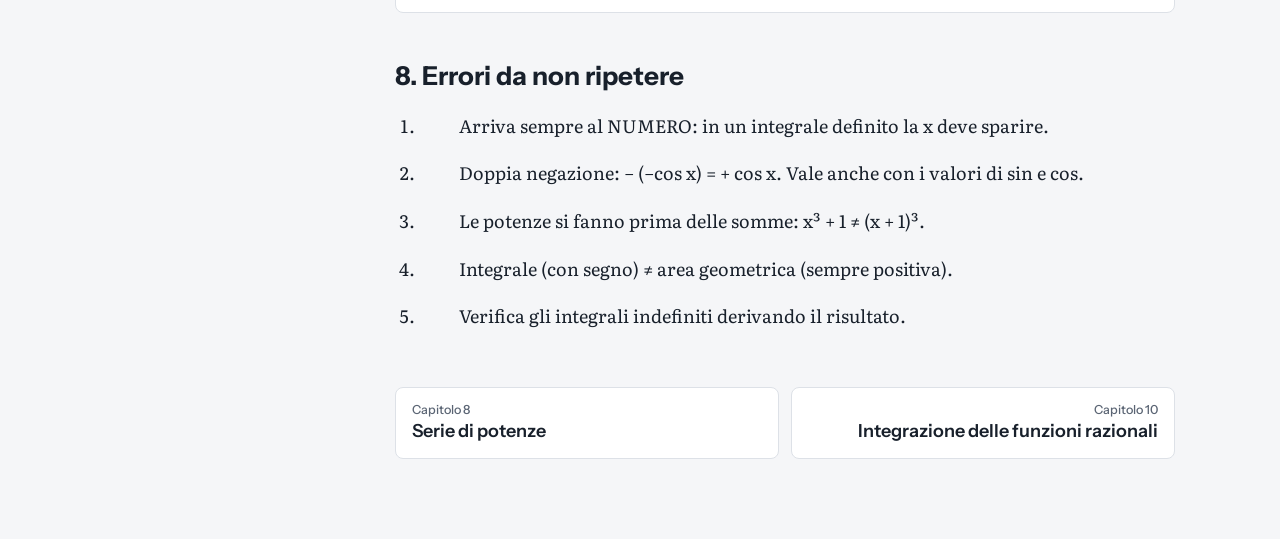
<file: capitoli/09-integrali.html>
<!doctype html>
<html lang="it">
<head>
<meta charset="utf-8">
<meta name="viewport" content="width=device-width, initial-scale=1, viewport-fit=cover">
<title>Calcolo integrale in una variabile · Analisi 1</title>
<link rel="preconnect" href="https://fonts.googleapis.com">
<link rel="preconnect" href="https://fonts.gstatic.com" crossorigin>
<link rel="stylesheet" href="https://fonts.googleapis.com/css2?family=Literata:ital,opsz,wght@0,7..72,400;0,7..72,600;1,7..72,400&family=Instrument+Sans:wght@500;600;700&family=JetBrains+Mono:wght@400;600&display=swap">
<link rel="stylesheet" href="../style.css">
</head>
<body>
<input type="checkbox" id="menu" class="menu-toggle" aria-label="Apri l'indice">
<header class="bar"><label for="menu" class="menu-btn">Indice</label><span class="bar-title">Analisi Matematica 1 · Uniud</span></header>
<nav class="toc" aria-label="Capitoli"><div class="toc-head">Analisi Matematica 1</div><ol><li><a href="../index.html">Copertina</a></li>
<li><a href="../capitoli/01-logica-insiemi.html"><span class="n">1</span>Logica, insiemi e quantificatori</a></li>
<li><a href="../capitoli/02-intervalli.html"><span class="n">2</span>Insiemi numerici e intervalli</a></li>
<li><a href="../capitoli/03-numeri-complessi.html"><span class="n">3</span>I numeri complessi</a></li>
<li><a href="../capitoli/04-funzioni-reali.html"><span class="n">4</span>Funzioni reali di una variabile</a></li>
<li><a href="../capitoli/05-limiti-continuita.html"><span class="n">5</span>Limiti e continuità</a></li>
<li><a href="../capitoli/06-derivate.html"><span class="n">6</span>Le derivate</a></li>
<li><a href="../capitoli/07-successioni-serie.html"><span class="n">7</span>Successioni e serie numeriche</a></li>
<li><a href="../capitoli/08-serie-di-potenze.html"><span class="n">8</span>Serie di potenze</a></li>
<li><a href="../capitoli/09-integrali.html" aria-current="page"><span class="n">9</span>Calcolo integrale in una variabile</a></li>
<li><a href="../capitoli/10-funzioni-razionali.html"><span class="n">10</span>Integrazione delle funzioni razionali</a></li>
<li><a href="../capitoli/11-integrali-impropri.html"><span class="n">11</span>Integrali impropri</a></li>
<li><a href="../capitoli/12-integrali-senso-pratico.html"><span class="n">12</span>A cosa servono gli integrali</a></li>
<li class="off"><span class="n">13</span>Calcolo differenziale in più variabili</li>
<li class="off"><span class="n">14</span>Equazioni differenziali ordinarie</li></ol></nav>
<main class="page"><header class="ch-head"><div class="ch-num">Capitolo 9</div><h1>Calcolo integrale in una variabile</h1><p class="ch-sub">Riemann, teorema fondamentale, primitive, per parti, per sostituzione</p></header>
<details class="mini" open><summary>In questo capitolo</summary><ol><li><a href="#lintegrale-definito-come-area">1. L&#x27;integrale definito come
area</a></li><li><a href="#teorema-fondamentale-e-primitive">2. Teorema fondamentale e
primitive</a></li><li><a href="#primitive-immediate-e-linearità">3. Primitive immediate e
linearità</a></li><li><a href="#integrazione-per-sostituzione">4. Integrazione per
sostituzione</a></li><li><a href="#integrazione-per-parti">5. Integrazione per parti</a></li><li><a href="#funzioni-razionali-fratti-semplici">6. Funzioni razionali
(fratti semplici)</a></li><li><a href="#errori-da-evitare-promemoria">7. Errori da evitare
(promemoria)</a></li><li><a href="#riepilogo-della-lezione">Riepilogo della lezione</a></li><li><a href="#che-cosè-lintegrale">1. Che cos&#x27;è l&#x27;integrale</a></li><li><a href="#integrale-con-segno">2. Integrale con segno</a></li><li><a href="#primitive-e-integrale-indefinito">3. Primitive e integrale
indefinito</a></li><li><a href="#teorema-fondamentale-del-calcolo">4. Teorema fondamentale del
calcolo</a></li><li><a href="#tavola-delle-primitive-elementari">5. Tavola delle primitive
elementari</a></li><li><a href="#integrazione-per-parti">6. Integrazione per parti</a></li><li><a href="#integrazione-per-sostituzione">7. Integrazione per
sostituzione</a></li><li><a href="#errori-da-non-ripetere">8. Errori da non ripetere</a></li></ol></details>
<article class="testo"><h2 id="lintegrale-definito-come-area">1. L'integrale definito come
area</h2>
<p>L'integrale serve ad accumulare: somma tanti piccoli contributi.
Geometricamente questa somma è l'area sotto la curva, fra due estremi a
e b.</p>
<div class="plate"><img src="../img/09-integrali/Lezione06_Integrali_image18.png" alt="" loading="lazy" class="formula" style="width:min(112px,100%)"></div>
<p>Nel simbolo: il segno di integrale è una "S" che sta per somma; a e b
sono gli estremi; f(x) è l'altezza della curva; dx è una larghezza
piccolissima. L'area si ottiene sommando tanti rettangolini di base dx e
altezza f(x).</p>
<div class="plate"><img src="../img/09-integrali/Lezione06_Integrali_image8.png" alt="" loading="lazy" class="figura" style="width:min(469px,100%)"></div>
<p>Più i rettangoli si assottigliano (base dx sempre più piccola), più
la loro somma coincide con l'area vera: questo è ciò che fa il simbolo
di integrale.</p>
<div class="plate"><img src="../img/09-integrali/Lezione06_Integrali_image10.png" alt="" loading="lazy" class="figura" style="width:min(469px,100%)"></div>
<p>Attenzione: se la curva va sotto l'asse x, quel tratto conta come
area negativa (area con segno).</p>
<h2 id="teorema-fondamentale-e-primitive">2. Teorema fondamentale e
primitive</h2>
<p>Una primitiva F di f è una funzione che, derivata, ridà f:</p>
<div class="plate"><img src="../img/09-integrali/Lezione06_Integrali_image11.png" alt="" loading="lazy" class="formula" style="width:min(130px,100%)"></div>
<p>Il teorema fondamentale del calcolo dice che, per calcolare l'area,
basta trovare una primitiva e fare la differenza agli estremi:</p>
<div class="plate"><img src="../img/09-integrali/Lezione06_Integrali_image3.png" alt="" loading="lazy" class="formula" style="width:min(247px,100%)"></div>
<p>Quindi derivare e integrare sono operazioni inverse: per integrare si
cerca "chi, derivato, dà f". Quando cerchiamo la primitiva in generale
scriviamo l'integrale indefinito, con la costante +C:</p>
<div class="plate"><img src="../img/09-integrali/Lezione06_Integrali_image9.png" alt="" loading="lazy" class="formula" style="width:min(208px,100%)"></div>
<p>Il +C c'è perché la derivata di una costante è zero: infinite
funzioni che differiscono per una costante hanno la stessa derivata. Il
legame si vede bene osservando che f è la pendenza della sua primitiva
F: dove f è positiva F sale, dove f è negativa F scende, dove f vale
zero F ha un estremo.</p>
<div class="plate"><img src="../img/09-integrali/Lezione06_Integrali_image15.png" alt="" loading="lazy" class="figura" style="width:min(469px,100%)"></div>
<h2 id="primitive-immediate-e-linearità">3. Primitive immediate e
linearità</h2>
<p>La regola più usata è quella delle potenze: l'esponente sale di uno e
si divide per il nuovo esponente.</p>
<div class="plate"><img src="../img/09-integrali/Lezione06_Integrali_image2.png" alt="" loading="lazy" class="formula" style="width:min(313px,100%)"></div>
<p>Vale anche la linearità: l'integrale di una somma è la somma degli
integrali e le costanti escono fuori.</p>
<div class="plate"><img src="../img/09-integrali/Lezione06_Integrali_image21.png" alt="" loading="lazy" class="formula" style="width:min(333px,100%)"></div>
<h3 id="tavola-delle-primitive-immediate">Tavola delle primitive
immediate</h3>
<p>Sono le derivate elementari lette al contrario, da sapere a
memoria:</p>
<div class="plate"><img src="../img/09-integrali/Lezione06_Integrali_image6.png" alt="" loading="lazy" class="formula" style="width:min(145px,100%)"></div>
<div class="plate"><img src="../img/09-integrali/Lezione06_Integrali_image4.png" alt="" loading="lazy" class="formula" style="width:min(166px,100%)"></div>
<div class="plate"><img src="../img/09-integrali/Lezione06_Integrali_image5.png" alt="" loading="lazy" class="formula" style="width:min(178px,100%)"></div>
<div class="plate"><img src="../img/09-integrali/Lezione06_Integrali_image20.png" alt="" loading="lazy" class="formula" style="width:min(211px,100%)"></div>
<div class="plate"><img src="../img/09-integrali/Lezione06_Integrali_image26.png" alt="" loading="lazy" class="formula" style="width:min(229px,100%)"></div>
<p>Due sono "dispettose": la primitiva del seno è meno coseno (occhio al
segno) e 1/x dà il logaritmo (è il caso escluso dalla regola delle
potenze, con n = -1). Questo schema riassume derivate e integrali delle
funzioni trigonometriche come giri in versi opposti sullo stesso
cerchio.</p>
<div class="plate"><img src="../img/09-integrali/Lezione06_Integrali_image28.png" alt="" loading="lazy" class="figura" style="width:min(469px,100%)"></div>
<h2 id="integrazione-per-sostituzione">4. Integrazione per
sostituzione</h2>
<p>È la regola della catena letta al contrario. Si usa quando dentro
l'integrale c'è una funzione composta con accanto la derivata del suo
"interno". Si pone t uguale all'interno, si calcola dt e si riscrive
tutto in t. Esempio: nell'integrale di 2x·cos(x²) l'interno è x², e la
sua derivata 2x è già presente.</p>
<div class="plate"><img src="../img/09-integrali/Lezione06_Integrali_image19.png" alt="" loading="lazy" class="formula" style="width:min(351px,100%)"></div>
<div class="plate"><img src="../img/09-integrali/Lezione06_Integrali_image24.png" alt="" loading="lazy" class="formula" style="width:min(289px,100%)"></div>
<p>Spesso la derivata dell'interno è presente a meno di una costante: la
si aggiusta portando fuori il numero mancante (per esempio x dx = ½ dt).
Alla fine si risostituisce sempre l'interno al posto di t: nel risultato
non deve restare la t.</p>
<h2 id="integrazione-per-parti">5. Integrazione per parti</h2>
<p>Serve per i prodotti di due funzioni diverse (per esempio un
polinomio per un esponenziale), dove la sostituzione non funziona. Nasce
dalla regola del prodotto delle derivate, riscritta:</p>
<div class="plate"><img src="../img/09-integrali/Lezione06_Integrali_image22.png" alt="" loading="lazy" class="formula" style="width:min(240px,100%)"></div>
<p>Uno dei due fattori si deriva (u → u'), l'altro si integra (v' → v).
Si sceglie come u il fattore che, derivandolo, si semplifica: un
polinomio è perfetto, perché derivandolo abbassa il grado fino a
sparire.</p>
<div class="plate"><img src="../img/09-integrali/Lezione06_Integrali_image25.png" alt="" loading="lazy" class="figura" style="width:min(469px,100%)"></div>
<p>Esempio a un giro:</p>
<div class="plate"><img src="../img/09-integrali/Lezione06_Integrali_image27.png" alt="" loading="lazy" class="formula" style="width:min(250px,100%)"></div>
<p>Se il polinomio ha grado 2 servono due giri di per parti (uno per
ogni abbassamento di grado): si applica la formula, resta un integrale
ancora con un polinomio, e si riapplica la stessa formula.</p>
<div class="plate"><img src="../img/09-integrali/Lezione06_Integrali_image7.png" alt="" loading="lazy" class="formula" style="width:min(321px,100%)"></div>
<div class="plate"><img src="../img/09-integrali/Lezione06_Integrali_image17.png" alt="" loading="lazy" class="figura" style="width:min(469px,100%)"></div>
<h2 id="funzioni-razionali-fratti-semplici">6. Funzioni razionali
(fratti semplici)</h2>
<p>Una funzione razionale è una frazione con un polinomio sopra e uno
sotto. L'idea è spezzare la frazione complicata nella somma di frazioni
più semplici, che si integrano come logaritmi. I tre passi sono:
fattorizzo il denominatore, spezzo in fratti semplici, integro ogni
pezzo.</p>
<h3 id="passo-1-fattorizzare-il-denominatore">Passo 1 — fattorizzare il
denominatore</h3>
<p>Se è una differenza di quadrati si usa la regola seguente
(attenzione: a e b sono le quantità che, al quadrato, danno i due
termini):</p>
<div class="plate"><img src="../img/09-integrali/Lezione06_Integrali_image14.png" alt="" loading="lazy" class="formula" style="width:min(235px,100%)"></div>
<p>Gli zeri del denominatore diventano i fattori: per esempio x² - 1
vale zero in x = 1 e x = -1, quindi si fattorizza in (x-1)(x+1).</p>
<div class="plate"><img src="../img/09-integrali/Lezione06_Integrali_image12.png" alt="" loading="lazy" class="figura" style="width:min(469px,100%)"></div>
<h3 id="passo-2-spezzare-e-trovare-a-e-b">Passo 2 — spezzare e trovare A
e B</h3>
<p>Ogni fattore diventa il denominatore di una frazione semplice, con
sopra un numero da trovare:</p>
<div class="plate"><img src="../img/09-integrali/Lezione06_Integrali_image23.png" alt="" loading="lazy" class="formula" style="width:min(181px,100%)"></div>
<p>Si tolgono i denominatori (moltiplicando per il denominatore comune)
e si ottiene 1 = A(x+1) + B(x-1). Poi il trucco dei valori furbi: si
scelgono i valori di x che spengono un termine alla volta (x = 1 per
trovare A, x = -1 per trovare B). Nel caso dell'esempio si ottiene A =
1/2 e B = -1/2.</p>
<div class="plate"><img src="../img/09-integrali/Lezione06_Integrali_image1.png" alt="" loading="lazy" class="figura" style="width:min(469px,100%)"></div>
<h3 id="passo-3-integrare-ogni-pezzo-come-logaritmo">Passo 3 — integrare
ogni pezzo come logaritmo</h3>
<p>Ogni fratto semplice dà un logaritmo del fattore lineare (dentro il
logaritmo va (x-1), non x² - 1):</p>
<div class="plate"><img src="../img/09-integrali/Lezione06_Integrali_image13.png" alt="" loading="lazy" class="formula" style="width:min(376px,100%)"></div>
<p>Il denominatore non è sempre una differenza di quadrati: a volte si
fattorizza raccogliendo la x in comune, per esempio x² + 2x = x(x+2). Il
metodo resta identico:</p>
<div class="plate"><img src="../img/09-integrali/Lezione06_Integrali_image16.png" alt="" loading="lazy" class="formula" style="width:min(348px,100%)"></div>
<h2 id="errori-da-evitare-promemoria">7. Errori da evitare
(promemoria)</h2>
<ul>
<li><blockquote>
<p>Negli integrali indefiniti scrivere sempre il +C: senza, la risposta
è incompleta.</p>
</blockquote></li>
<li><blockquote>
<p>Nei fratti semplici va il fattore lineare dentro il logaritmo:
ln|x-2|, non ln|x² - 4|.</p>
</blockquote></li>
<li><blockquote>
<p>I fratti hanno la x al denominatore: 1/x si integra come ln|x| (non
integrare x, che darebbe x²/2).</p>
</blockquote></li>
<li><blockquote>
<p>Segni delle funzioni trigonometriche: il coseno integra in +seno, il
seno integra in -coseno.</p>
</blockquote></li>
<li><blockquote>
<p>Nella sostituzione, alla fine risostituire sempre l'interno: nel
risultato non deve restare la t.</p>
</blockquote></li>
</ul>

<h2 class="parte" id="riepilogo-della-lezione">Riepilogo della lezione</h2>
<h2 id="che-cosè-lintegrale">1. Che cos'è l'integrale</h2>
<p>Integrare significa accumulare: sommare infiniti contributi
piccolissimi. Geometricamente, l'integrale definito di f sull'intervallo
[a, b] è l'area (con segno) compresa tra il grafico di f e l'asse x.</p>
<div class="plate"><img src="../img/09-integrali/Riassunto_Integrali_Lez06_PC_image3.png" alt="" loading="lazy" class="figura" style="width:min(580px,100%)"></div>
<p>Costruzione di Riemann: si divide [a, b] con una partizione V e si
stima l'area per difetto (somma inferiore) e per eccesso (somma
superiore):</p>
<div class="plate"><img src="../img/09-integrali/Riassunto_Integrali_Lez06_PC_image1.png" alt="" loading="lazy" class="formula" style="width:min(339px,100%)"></div>
<p>Infittendo le suddivisioni, le due somme si stringono sullo stesso
valore. Quando coincidono, la funzione è integrabile:</p>
<div class="plate"><img src="../img/09-integrali/Riassunto_Integrali_Lez06_PC_image5.png" alt="" loading="lazy" class="formula" style="width:min(523px,100%)"></div>
<p>In pratica sono integrabili tutte le funzioni continue e tutte le
funzioni monotòne su [a, b]: all'esame, quasi tutto.</p>
<h2 id="integrale-con-segno">2. Integrale con segno</h2>
<p>Dove f è negativa, l'integrale conta in negativo. Quindi l'integrale
è: (area sopra l'asse) − (area sotto l'asse). È diverso dall'area
geometrica, che è sempre positiva. Per ottenere l'area geometrica: trova
gli zeri di f, spezza l'integrale in quei punti e prendi il valore
assoluto dei pezzi negativi.</p>
<h2 id="primitive-e-integrale-indefinito">3. Primitive e integrale
indefinito</h2>
<p>Una primitiva φ di f è una funzione tale che φ′ = f. L'integrale
indefinito ∫ f dx è l'insieme di TUTTE le primitive, che differiscono
per una costante: si scrive sempre con la + C.</p>
<h2 id="teorema-fondamentale-del-calcolo">4. Teorema fondamentale del
calcolo</h2>
<p>È il ponte fra derivata e integrale. Prima faccia: la funzione
integrale ha per derivata la funzione di partenza.</p>
<div class="plate"><img src="../img/09-integrali/Riassunto_Integrali_Lez06_PC_image17.png" alt="" loading="lazy" class="formula" style="width:min(535px,100%)"></div>
<p>Seconda faccia (la formula per i conti): l'integrale definito si
ottiene valutando una qualunque primitiva agli estremi.</p>
<div class="plate"><img src="../img/09-integrali/Riassunto_Integrali_Lez06_PC_image14.png" alt="" loading="lazy" class="formula" style="width:min(451px,100%)"></div>
<p>Regola d'oro: in un integrale definito sostituisci gli estremi e
arriva al NUMERO. Nel risultato non deve restare la x.</p>
<h2 id="tavola-delle-primitive-elementari">5. Tavola delle primitive
elementari</h2>
<p>I cinque mattoni base, da sapere a memoria:</p>
<div class="tscroll"><table>
<colgroup>
<col style="width: 50%" />
<col style="width: 50%" />
</colgroup>
<thead>
<tr class="header">
<th><strong>funzione f(x)</strong></th>
<th><strong>una primitiva φ(x)</strong></th>
</tr>
<tr class="odd">
<th><img src="../img/09-integrali/Riassunto_Integrali_Lez06_PC_image18.png" alt="" loading="lazy" class="formula" style="width:min(175px,100%)"></th>
<th><img src="../img/09-integrali/Riassunto_Integrali_Lez06_PC_image2.png" alt="" loading="lazy" class="formula" style="width:min(43px,100%)"></th>
</tr>
<tr class="header">
<th><img src="../img/09-integrali/Riassunto_Integrali_Lez06_PC_image16.png" alt="" loading="lazy" class="formula" style="width:min(19px,100%)"></th>
<th><img src="../img/09-integrali/Riassunto_Integrali_Lez06_PC_image13.png" alt="" loading="lazy" class="formula" style="width:min(64px,100%)"></th>
</tr>
<tr class="odd">
<th><img src="../img/09-integrali/Riassunto_Integrali_Lez06_PC_image15.png" alt="" loading="lazy" class="formula" style="width:min(39px,100%)"></th>
<th><img src="../img/09-integrali/Riassunto_Integrali_Lez06_PC_image15.png" alt="" loading="lazy" class="formula" style="width:min(39px,100%)"></th>
</tr>
<tr class="header">
<th><img src="../img/09-integrali/Riassunto_Integrali_Lez06_PC_image6.png" alt="" loading="lazy" class="formula" style="width:min(70px,100%)"></th>
<th><img src="../img/09-integrali/Riassunto_Integrali_Lez06_PC_image10.png" alt="" loading="lazy" class="formula" style="width:min(100px,100%)"></th>
</tr>
<tr class="odd">
<th><img src="../img/09-integrali/Riassunto_Integrali_Lez06_PC_image8.png" alt="" loading="lazy" class="formula" style="width:min(75px,100%)"></th>
<th><img src="../img/09-integrali/Riassunto_Integrali_Lez06_PC_image6.png" alt="" loading="lazy" class="formula" style="width:min(70px,100%)"></th>
</tr>
</thead>
<tbody>
</tbody>
</table></div>
<h2 id="integrazione-per-parti">6. Integrazione per parti</h2>
<p>Serve per integrare un prodotto di due funzioni. Nasce dalla regola
di derivazione del prodotto:</p>
<div class="plate"><img src="../img/09-integrali/Riassunto_Integrali_Lez06_PC_image11.png" alt="" loading="lazy" class="formula" style="width:min(307px,100%)"></div>
<p>Strategia: come f (il fattore da derivare) scegli quello che si
semplifica derivando — di solito la x, che diventa 1. Esempio:</p>
<div class="plate"><img src="../img/09-integrali/Riassunto_Integrali_Lez06_PC_image9.png" alt="" loading="lazy" class="formula" style="width:min(373px,100%)"></div>
<p>Verifica utile: per un integrale indefinito, deriva il risultato; se
riottieni la funzione di partenza, è corretto.</p>
<h2 id="integrazione-per-sostituzione">7. Integrazione per
sostituzione</h2>
<p>Nasce dalla regola della catena, letta al contrario. Si dà un
"soprannome" t alla parte interna, così l'integrale diventa uno che sai
già fare:</p>
<div class="plate"><img src="../img/09-integrali/Riassunto_Integrali_Lez06_PC_image4.png" alt="" loading="lazy" class="figura" style="width:min(600px,100%)"></div>
<p>Ricetta in 5 passi:</p>
<ol type="1">
<li><blockquote>
<p>Poni t = g(x), cioè la parte interna.</p>
</blockquote></li>
<li><blockquote>
<p>Deriva: dt = g′(x) dx.</p>
</blockquote></li>
<li><blockquote>
<p>Riscrivi tutto in funzione di t (non deve restare nessuna x).</p>
</blockquote></li>
<li><blockquote>
<p>Integra in t usando la tavola delle primitive.</p>
</blockquote></li>
<li><blockquote>
<p>Se è indefinito risostituisci la x; se è definito cambia gli estremi
in valori di t.</p>
</blockquote></li>
</ol>
<p>Esempio:</p>
<div class="plate"><img src="../img/09-integrali/Riassunto_Integrali_Lez06_PC_image7.png" alt="" loading="lazy" class="formula" style="width:min(525px,100%)"></div>
<p>Attenzione all'ordine delle operazioni nel calcolare i nuovi estremi:
la potenza si fa PRIMA della somma.</p>
<div class="plate"><img src="../img/09-integrali/Riassunto_Integrali_Lez06_PC_image12.png" alt="" loading="lazy" class="formula" style="width:min(241px,100%)"></div>
<h2 id="errori-da-non-ripetere">8. Errori da non ripetere</h2>
<ol type="1">
<li><blockquote>
<p>Arriva sempre al NUMERO: in un integrale definito la x deve
sparire.</p>
</blockquote></li>
<li><blockquote>
<p>Doppia negazione: − (−cos x) = + cos x. Vale anche con i valori di
sin e cos.</p>
</blockquote></li>
<li><blockquote>
<p>Le potenze si fanno prima delle somme: x³ + 1 ≠ (x + 1)³.</p>
</blockquote></li>
<li><blockquote>
<p>Integrale (con segno) ≠ area geometrica (sempre positiva).</p>
</blockquote></li>
<li><blockquote>
<p>Verifica gli integrali indefiniti derivando il risultato.</p>
</blockquote></li>
</ol>

</article>
<nav class="pn"><a class="prev" href="08-serie-di-potenze.html"><small>Capitolo 8</small>Serie di potenze</a><a class="next" href="10-funzioni-razionali.html"><small>Capitolo 10</small>Integrazione delle funzioni razionali</a></nav></main>
</body>
</html>
</file>
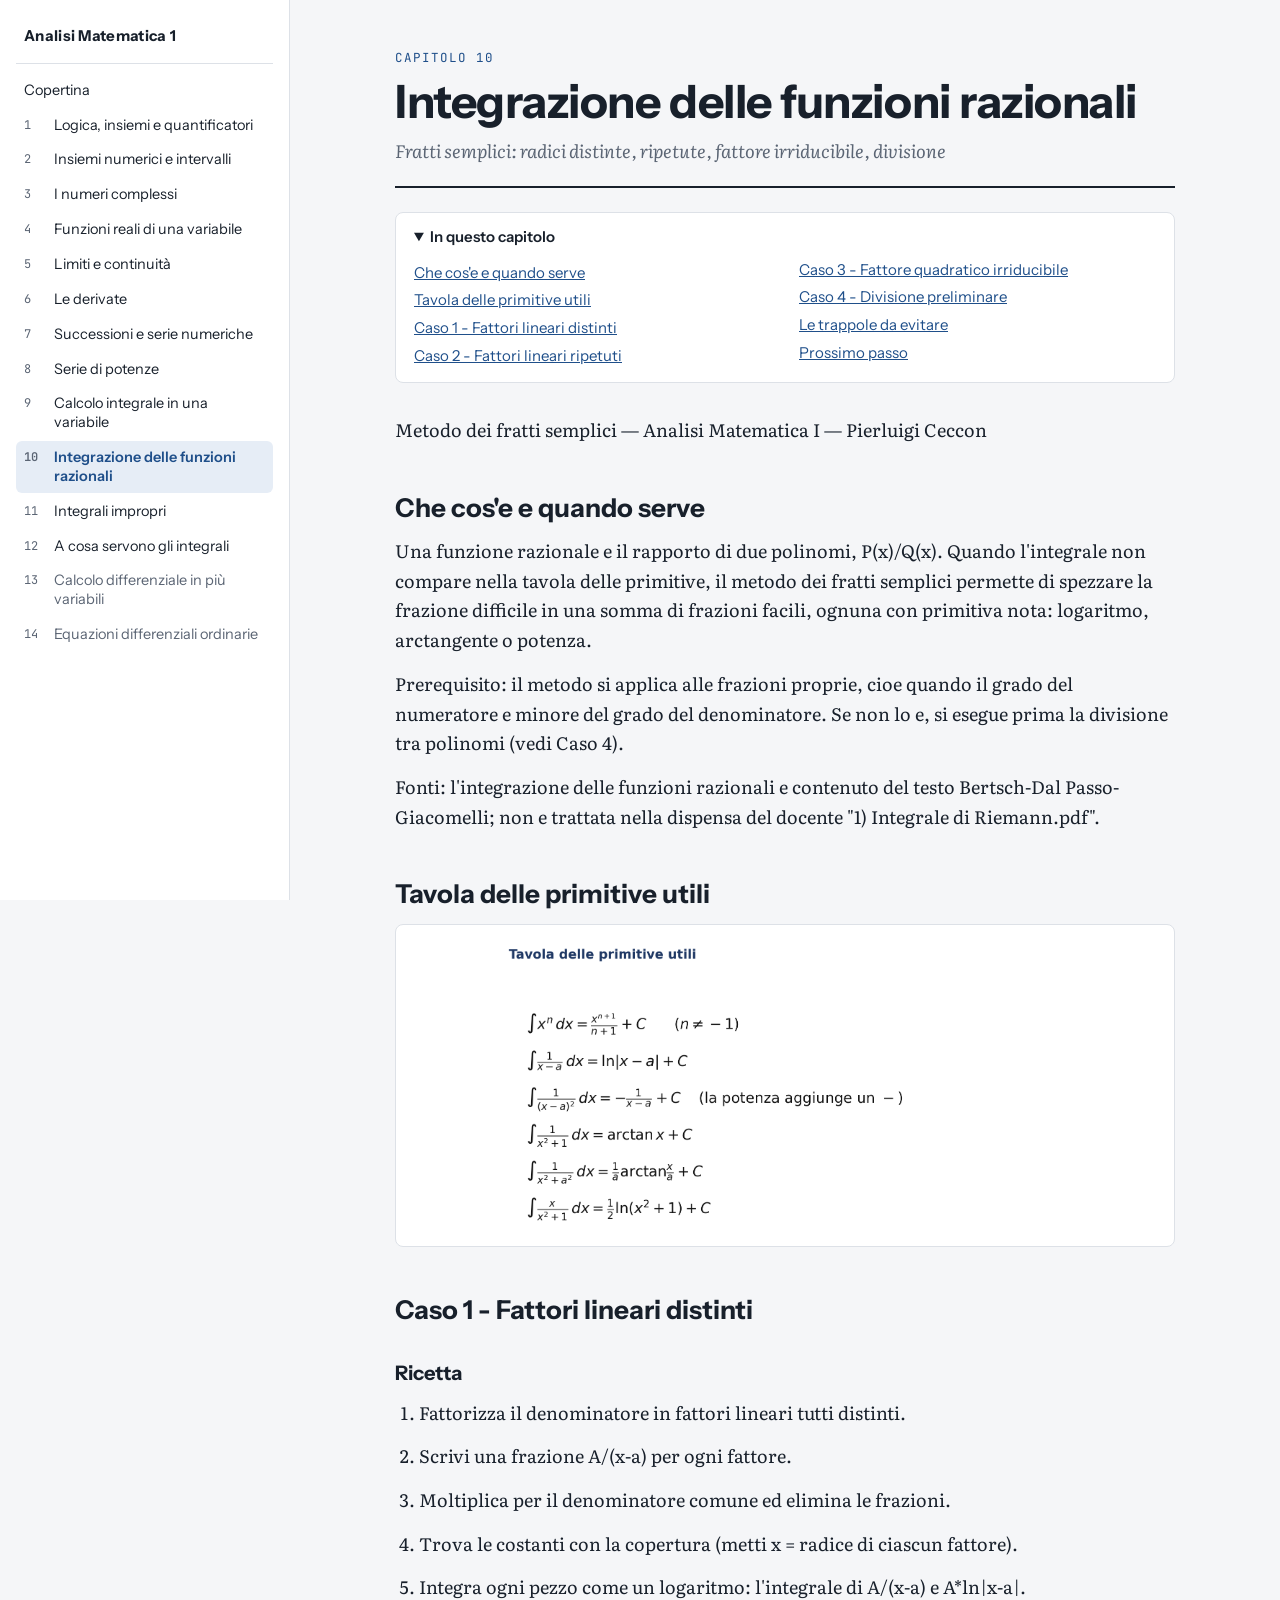
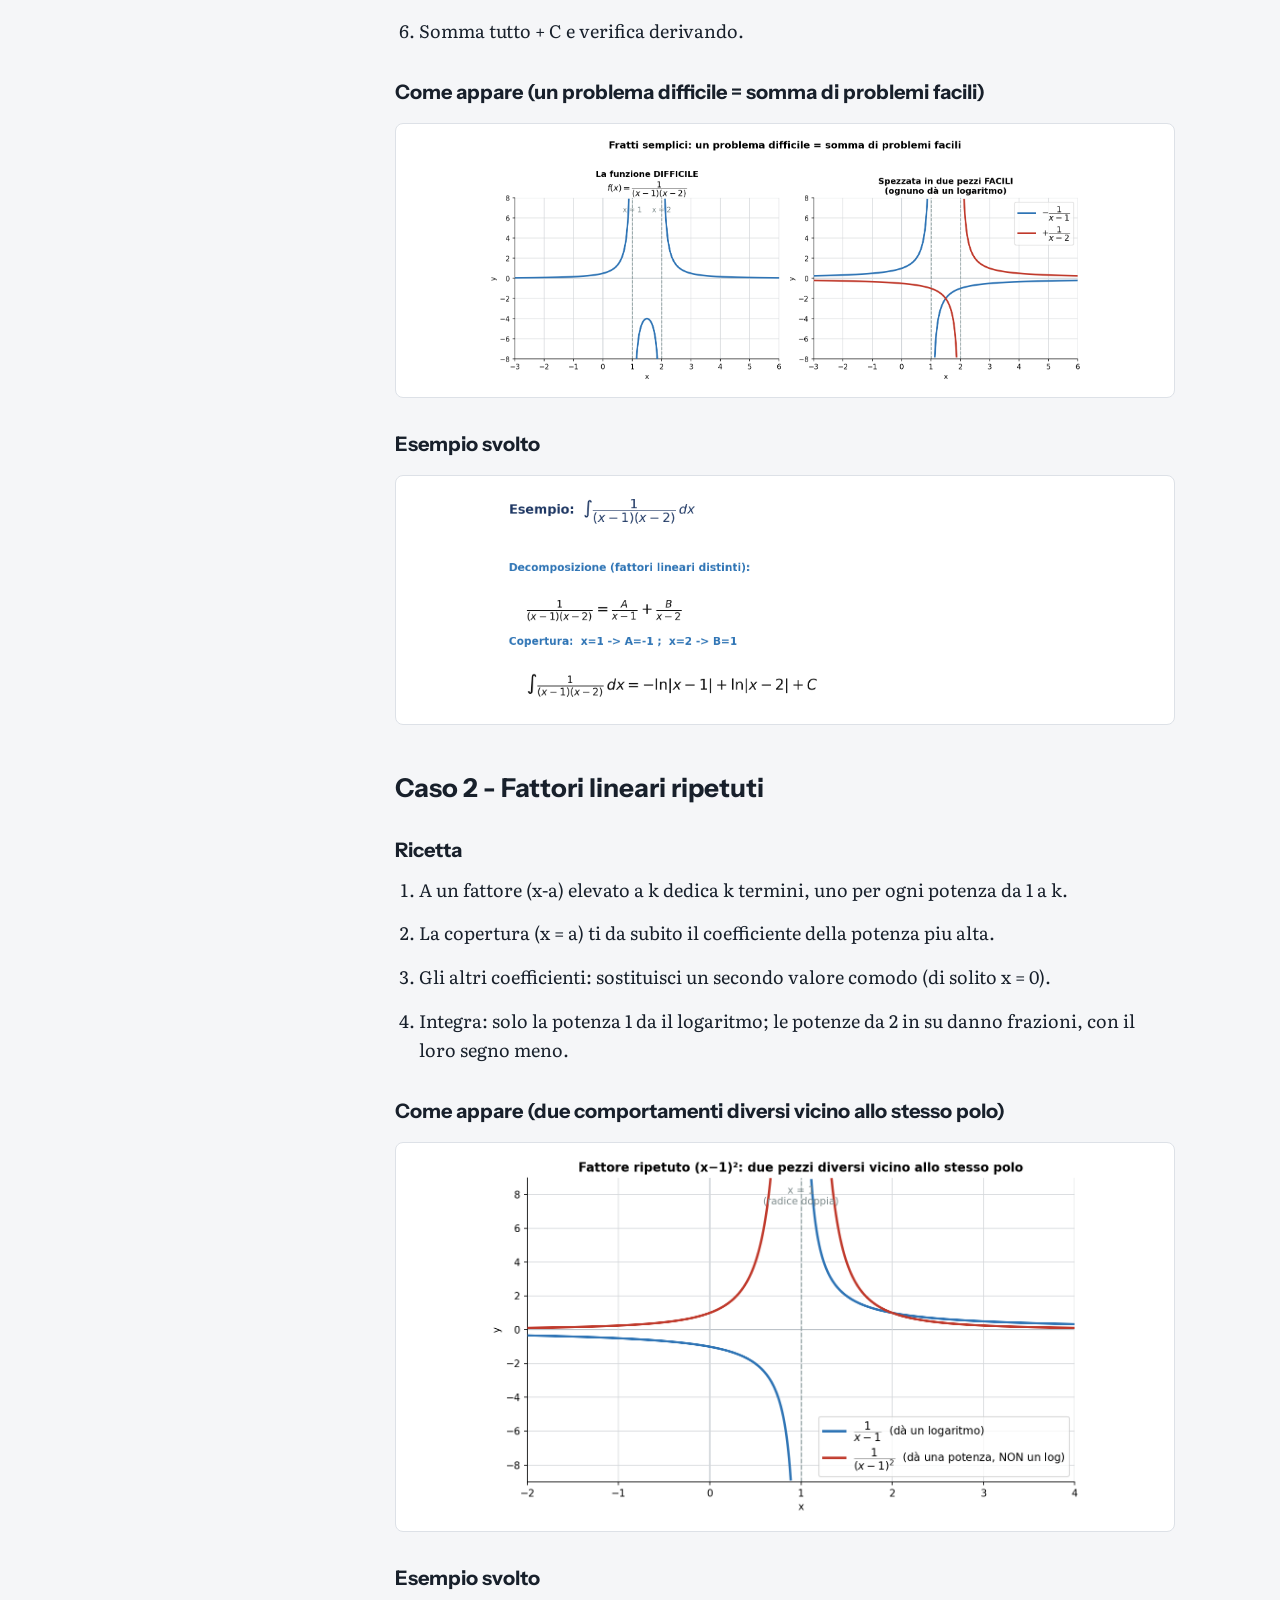
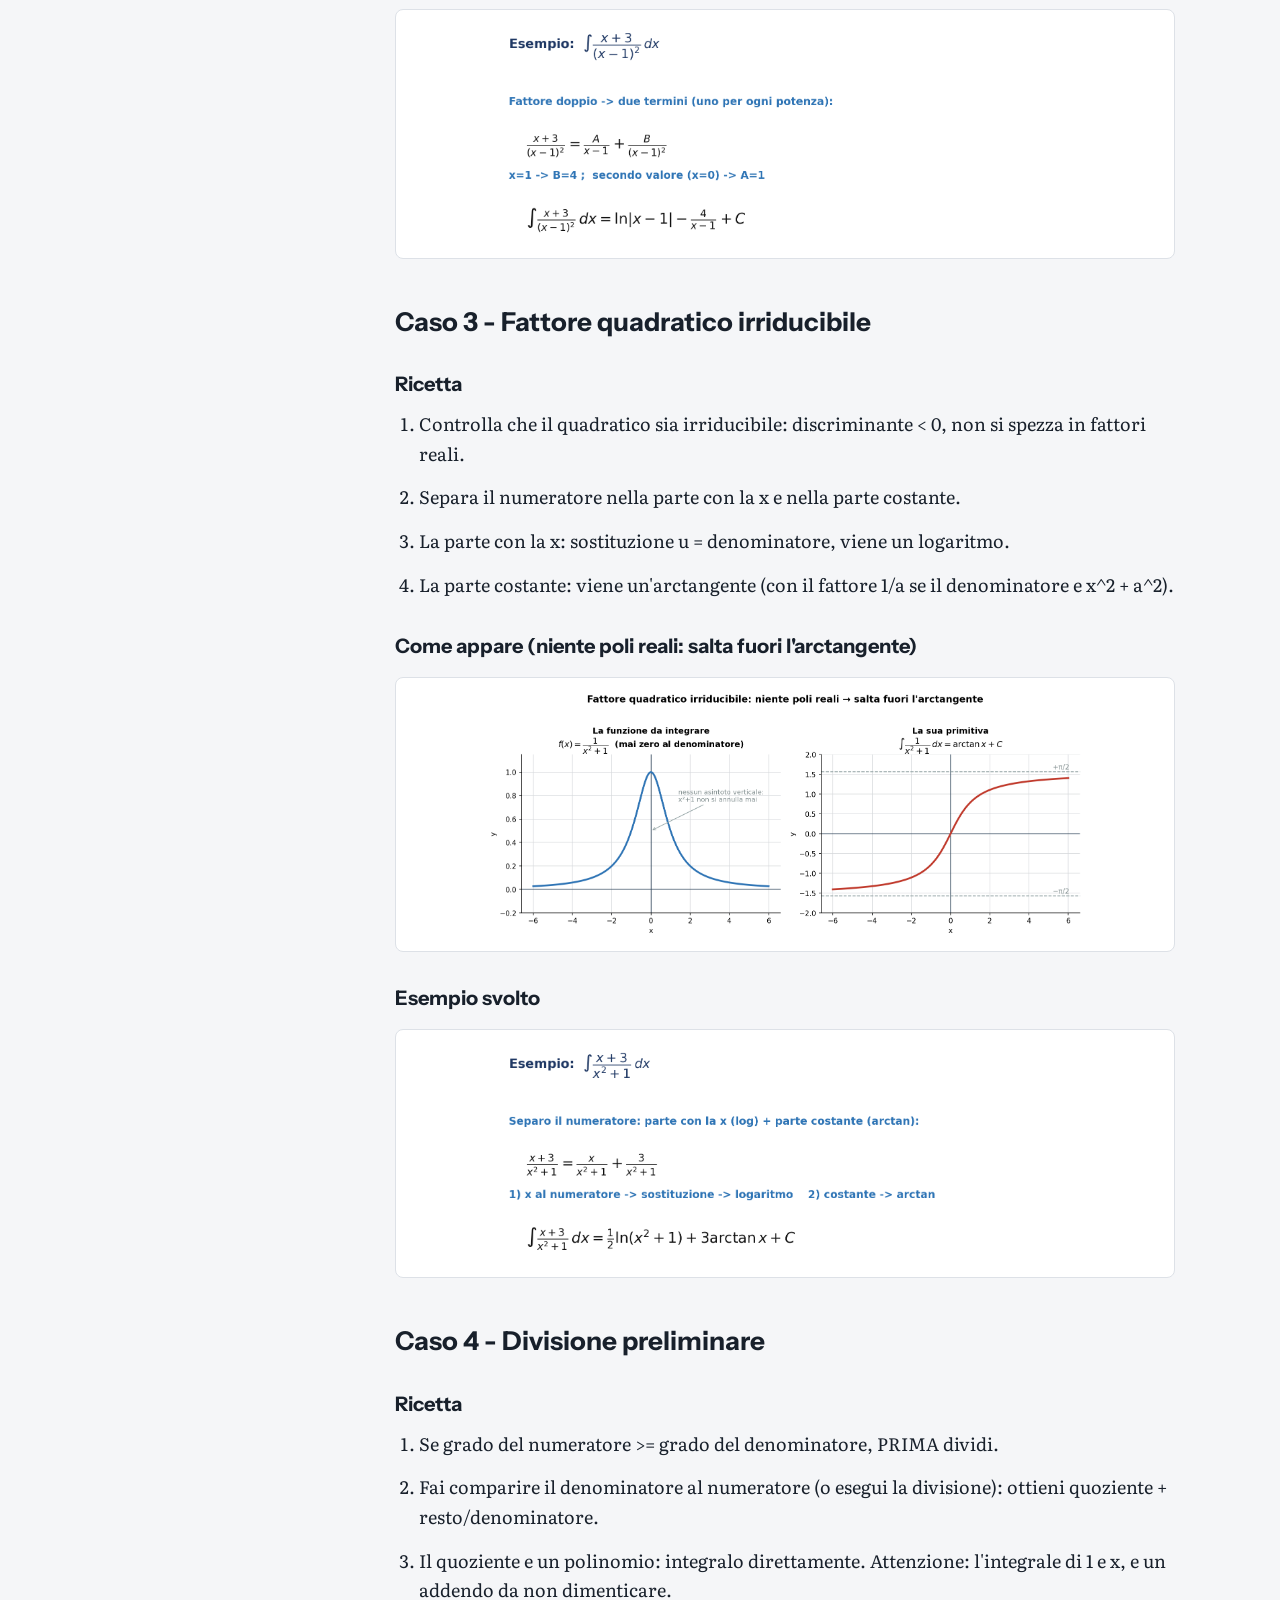
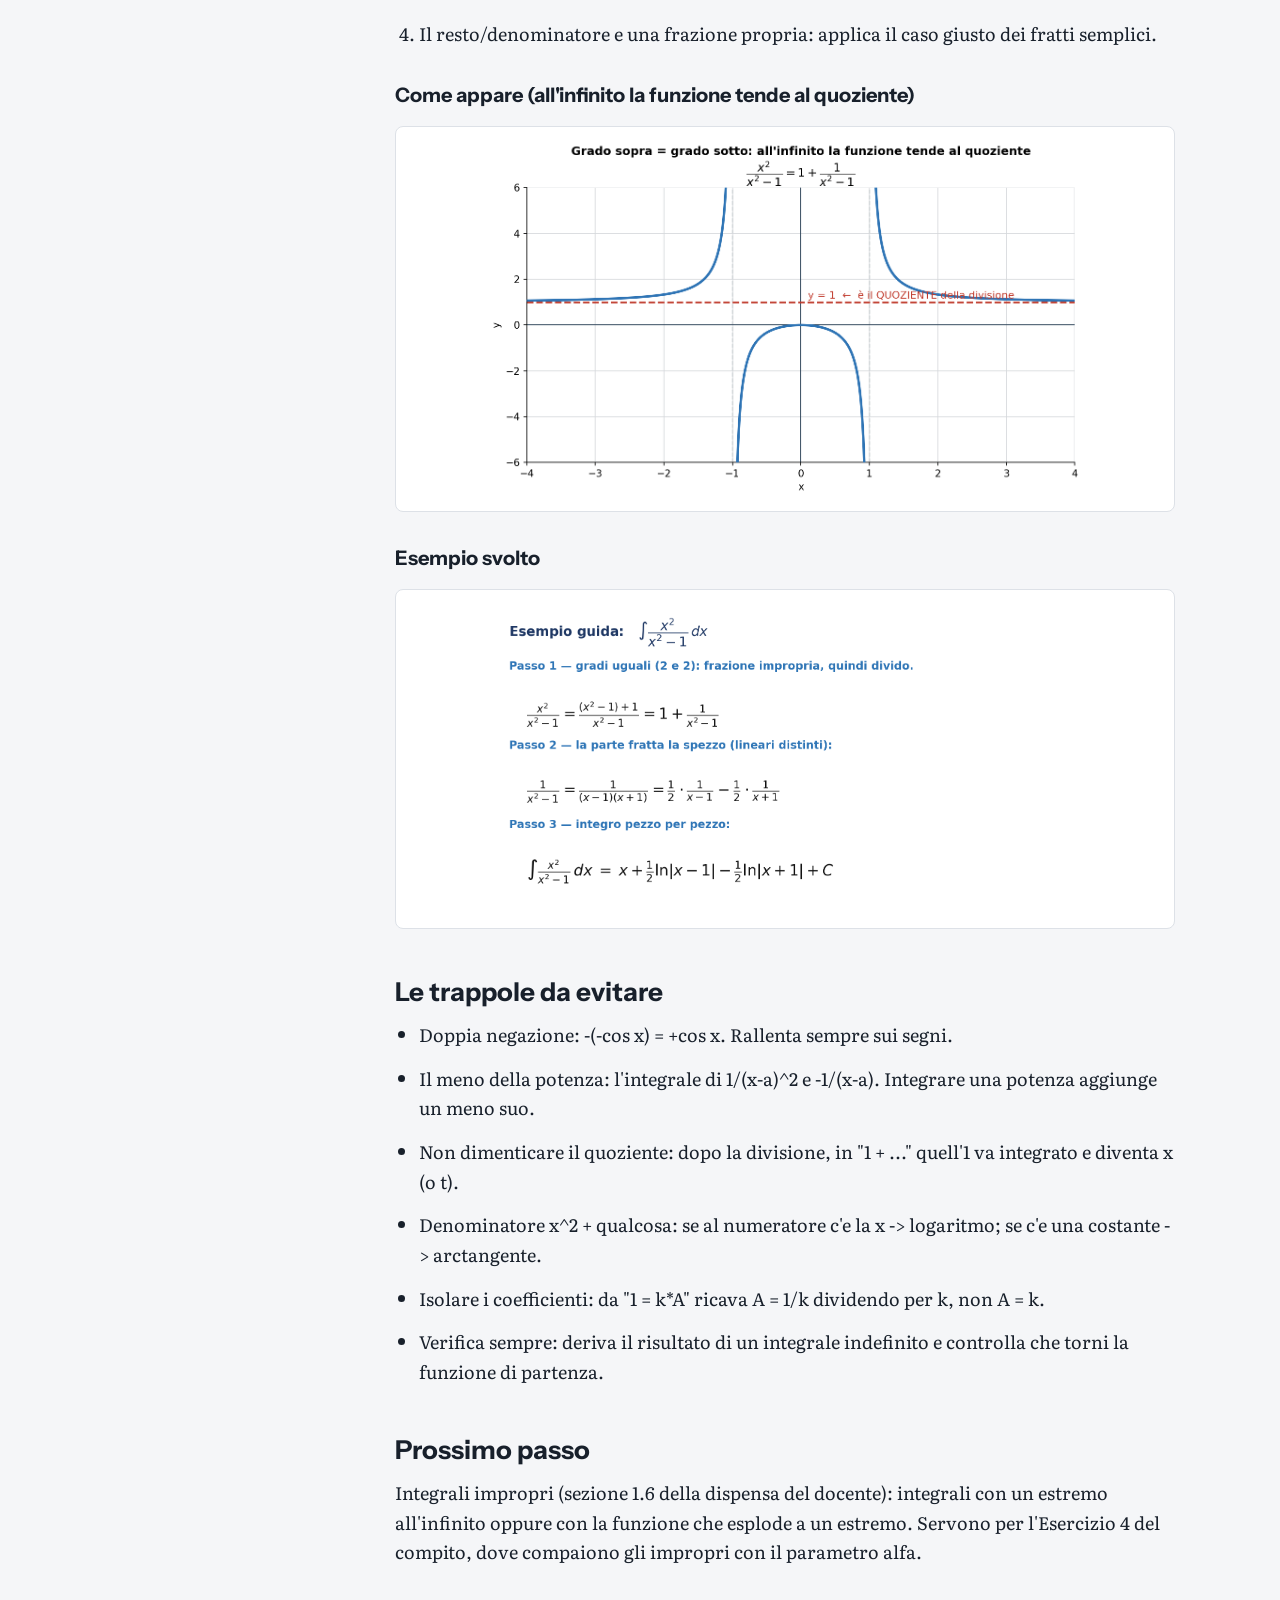
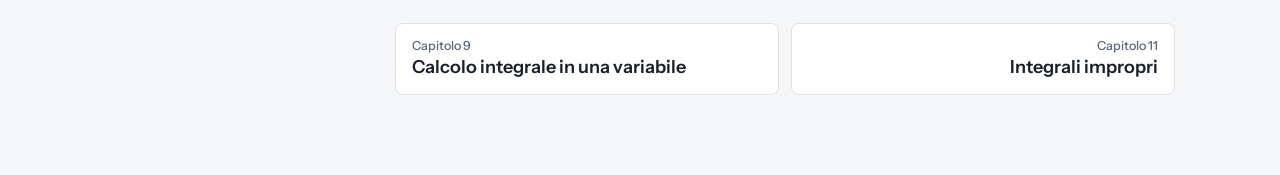
<file: capitoli/10-funzioni-razionali.html>
<!doctype html>
<html lang="it">
<head>
<meta charset="utf-8">
<meta name="viewport" content="width=device-width, initial-scale=1, viewport-fit=cover">
<title>Integrazione delle funzioni razionali · Analisi 1</title>
<link rel="preconnect" href="https://fonts.googleapis.com">
<link rel="preconnect" href="https://fonts.gstatic.com" crossorigin>
<link rel="stylesheet" href="https://fonts.googleapis.com/css2?family=Literata:ital,opsz,wght@0,7..72,400;0,7..72,600;1,7..72,400&family=Instrument+Sans:wght@500;600;700&family=JetBrains+Mono:wght@400;600&display=swap">
<link rel="stylesheet" href="../style.css">
</head>
<body>
<input type="checkbox" id="menu" class="menu-toggle" aria-label="Apri l'indice">
<header class="bar"><label for="menu" class="menu-btn">Indice</label><span class="bar-title">Analisi Matematica 1 · Uniud</span></header>
<nav class="toc" aria-label="Capitoli"><div class="toc-head">Analisi Matematica 1</div><ol><li><a href="../index.html">Copertina</a></li>
<li><a href="../capitoli/01-logica-insiemi.html"><span class="n">1</span>Logica, insiemi e quantificatori</a></li>
<li><a href="../capitoli/02-intervalli.html"><span class="n">2</span>Insiemi numerici e intervalli</a></li>
<li><a href="../capitoli/03-numeri-complessi.html"><span class="n">3</span>I numeri complessi</a></li>
<li><a href="../capitoli/04-funzioni-reali.html"><span class="n">4</span>Funzioni reali di una variabile</a></li>
<li><a href="../capitoli/05-limiti-continuita.html"><span class="n">5</span>Limiti e continuità</a></li>
<li><a href="../capitoli/06-derivate.html"><span class="n">6</span>Le derivate</a></li>
<li><a href="../capitoli/07-successioni-serie.html"><span class="n">7</span>Successioni e serie numeriche</a></li>
<li><a href="../capitoli/08-serie-di-potenze.html"><span class="n">8</span>Serie di potenze</a></li>
<li><a href="../capitoli/09-integrali.html"><span class="n">9</span>Calcolo integrale in una variabile</a></li>
<li><a href="../capitoli/10-funzioni-razionali.html" aria-current="page"><span class="n">10</span>Integrazione delle funzioni razionali</a></li>
<li><a href="../capitoli/11-integrali-impropri.html"><span class="n">11</span>Integrali impropri</a></li>
<li><a href="../capitoli/12-integrali-senso-pratico.html"><span class="n">12</span>A cosa servono gli integrali</a></li>
<li class="off"><span class="n">13</span>Calcolo differenziale in più variabili</li>
<li class="off"><span class="n">14</span>Equazioni differenziali ordinarie</li></ol></nav>
<main class="page"><header class="ch-head"><div class="ch-num">Capitolo 10</div><h1>Integrazione delle funzioni razionali</h1><p class="ch-sub">Fratti semplici: radici distinte, ripetute, fattore irriducibile, divisione</p></header>
<details class="mini" open><summary>In questo capitolo</summary><ol><li><a href="#che-cose-e-quando-serve">Che cos&#x27;e e quando serve</a></li><li><a href="#tavola-delle-primitive-utili">Tavola delle primitive utili</a></li><li><a href="#caso-1---fattori-lineari-distinti">Caso 1 - Fattori lineari
distinti</a></li><li><a href="#caso-2---fattori-lineari-ripetuti">Caso 2 - Fattori lineari
ripetuti</a></li><li><a href="#caso-3---fattore-quadratico-irriducibile">Caso 3 - Fattore
quadratico irriducibile</a></li><li><a href="#caso-4---divisione-preliminare">Caso 4 - Divisione
preliminare</a></li><li><a href="#le-trappole-da-evitare">Le trappole da evitare</a></li><li><a href="#prossimo-passo">Prossimo passo</a></li></ol></details>
<article class="testo"><p>Metodo dei fratti semplici — Analisi Matematica I — Pierluigi
Ceccon</p><h2 id="che-cose-e-quando-serve">Che cos'e e quando serve</h2>
<p>Una funzione razionale e il rapporto di due polinomi, P(x)/Q(x).
Quando l'integrale non compare nella tavola delle primitive, il metodo
dei fratti semplici permette di spezzare la frazione difficile in una
somma di frazioni facili, ognuna con primitiva nota: logaritmo,
arctangente o potenza.</p>
<p>Prerequisito: il metodo si applica alle frazioni proprie, cioe quando
il grado del numeratore e minore del grado del denominatore. Se non lo
e, si esegue prima la divisione tra polinomi (vedi Caso 4).</p>
<p>Fonti: l'integrazione delle funzioni razionali e contenuto del testo
Bertsch-Dal Passo-Giacomelli; non e trattata nella dispensa del docente
"1) Integrale di Riemann.pdf".</p>
<h2 id="tavola-delle-primitive-utili">Tavola delle primitive utili</h2>
<div class="plate"><img src="../img/10-funzioni-razionali/Manuale_funzioni_razionali_PC_image6.png" alt="" loading="lazy" class="figura" style="width:min(600px,100%)"></div>
<h2 id="caso-1---fattori-lineari-distinti">Caso 1 - Fattori lineari
distinti</h2>
<h3 id="ricetta">Ricetta</h3>
<ol type="1">
<li><p>Fattorizza il denominatore in fattori lineari tutti
distinti.</p></li>
<li><p>Scrivi una frazione A/(x-a) per ogni fattore.</p></li>
<li><p>Moltiplica per il denominatore comune ed elimina le
frazioni.</p></li>
<li><p>Trova le costanti con la copertura (metti x = radice di ciascun
fattore).</p></li>
<li><p>Integra ogni pezzo come un logaritmo: l'integrale di A/(x-a) e
A*ln|x-a|.</p></li>
<li><p>Somma tutto + C e verifica derivando.</p></li>
</ol>
<h3 id="come-appare-un-problema-difficile-somma-di-problemi-facili">Come
appare (un problema difficile = somma di problemi facili)</h3>
<div class="plate"><img src="../img/10-funzioni-razionali/Manuale_funzioni_razionali_PC_image8.png" alt="" loading="lazy" class="figura" style="width:min(600px,100%)"></div>
<h3 id="esempio-svolto">Esempio svolto</h3>
<div class="plate"><img src="../img/10-funzioni-razionali/Manuale_funzioni_razionali_PC_image3.png" alt="" loading="lazy" class="figura" style="width:min(600px,100%)"></div>
<h2 id="caso-2---fattori-lineari-ripetuti">Caso 2 - Fattori lineari
ripetuti</h2>
<h3 id="ricetta-1">Ricetta</h3>
<ol type="1">
<li><p>A un fattore (x-a) elevato a k dedica k termini, uno per ogni
potenza da 1 a k.</p></li>
<li><p>La copertura (x = a) ti da subito il coefficiente della potenza
piu alta.</p></li>
<li><p>Gli altri coefficienti: sostituisci un secondo valore comodo (di
solito x = 0).</p></li>
<li><p>Integra: solo la potenza 1 da il logaritmo; le potenze da 2 in su
danno frazioni, con il loro segno meno.</p></li>
</ol>
<h3
id="come-appare-due-comportamenti-diversi-vicino-allo-stesso-polo">Come
appare (due comportamenti diversi vicino allo stesso polo)</h3>
<div class="plate"><img src="../img/10-funzioni-razionali/Manuale_funzioni_razionali_PC_image1.png" alt="" loading="lazy" class="figura" style="width:min(600px,100%)"></div>
<h3 id="esempio-svolto-1">Esempio svolto</h3>
<div class="plate"><img src="../img/10-funzioni-razionali/Manuale_funzioni_razionali_PC_image7.png" alt="" loading="lazy" class="figura" style="width:min(600px,100%)"></div>
<h2 id="caso-3---fattore-quadratico-irriducibile">Caso 3 - Fattore
quadratico irriducibile</h2>
<h3 id="ricetta-2">Ricetta</h3>
<ol type="1">
<li><p>Controlla che il quadratico sia irriducibile: discriminante &lt;
0, non si spezza in fattori reali.</p></li>
<li><p>Separa il numeratore nella parte con la x e nella parte
costante.</p></li>
<li><p>La parte con la x: sostituzione u = denominatore, viene un
logaritmo.</p></li>
<li><p>La parte costante: viene un'arctangente (con il fattore 1/a se il
denominatore e x^2 + a^2).</p></li>
</ol>
<h3 id="come-appare-niente-poli-reali-salta-fuori-larctangente">Come
appare (niente poli reali: salta fuori l'arctangente)</h3>
<div class="plate"><img src="../img/10-funzioni-razionali/Manuale_funzioni_razionali_PC_image9.png" alt="" loading="lazy" class="figura" style="width:min(600px,100%)"></div>
<h3 id="esempio-svolto-2">Esempio svolto</h3>
<div class="plate"><img src="../img/10-funzioni-razionali/Manuale_funzioni_razionali_PC_image5.png" alt="" loading="lazy" class="figura" style="width:min(600px,100%)"></div>
<h2 id="caso-4---divisione-preliminare">Caso 4 - Divisione
preliminare</h2>
<h3 id="ricetta-3">Ricetta</h3>
<ol type="1">
<li><p>Se grado del numeratore &gt;= grado del denominatore, PRIMA
dividi.</p></li>
<li><p>Fai comparire il denominatore al numeratore (o esegui la
divisione): ottieni quoziente + resto/denominatore.</p></li>
<li><p>Il quoziente e un polinomio: integralo direttamente. Attenzione:
l'integrale di 1 e x, e un addendo da non dimenticare.</p></li>
<li><p>Il resto/denominatore e una frazione propria: applica il caso
giusto dei fratti semplici.</p></li>
</ol>
<h3 id="come-appare-allinfinito-la-funzione-tende-al-quoziente">Come
appare (all'infinito la funzione tende al quoziente)</h3>
<div class="plate"><img src="../img/10-funzioni-razionali/Manuale_funzioni_razionali_PC_image2.png" alt="" loading="lazy" class="figura" style="width:min(600px,100%)"></div>
<h3 id="esempio-svolto-3">Esempio svolto</h3>
<div class="plate"><img src="../img/10-funzioni-razionali/Manuale_funzioni_razionali_PC_image4.png" alt="" loading="lazy" class="figura" style="width:min(600px,100%)"></div>
<h2 id="le-trappole-da-evitare">Le trappole da evitare</h2>
<ul>
<li><p>Doppia negazione: -(-cos x) = +cos x. Rallenta sempre sui
segni.</p></li>
<li><p>Il meno della potenza: l'integrale di 1/(x-a)^2 e -1/(x-a).
Integrare una potenza aggiunge un meno suo.</p></li>
<li><p>Non dimenticare il quoziente: dopo la divisione, in "1 + ..."
quell'1 va integrato e diventa x (o t).</p></li>
<li><p>Denominatore x^2 + qualcosa: se al numeratore c'e la x -&gt;
logaritmo; se c'e una costante -&gt; arctangente.</p></li>
<li><p>Isolare i coefficienti: da "1 = k*A" ricava A = 1/k dividendo per
k, non A = k.</p></li>
<li><p>Verifica sempre: deriva il risultato di un integrale indefinito e
controlla che torni la funzione di partenza.</p></li>
</ul>
<h2 id="prossimo-passo">Prossimo passo</h2>
<p>Integrali impropri (sezione 1.6 della dispensa del docente):
integrali con un estremo all'infinito oppure con la funzione che esplode
a un estremo. Servono per l'Esercizio 4 del compito, dove compaiono gli
impropri con il parametro alfa.</p>

</article>
<nav class="pn"><a class="prev" href="09-integrali.html"><small>Capitolo 9</small>Calcolo integrale in una variabile</a><a class="next" href="11-integrali-impropri.html"><small>Capitolo 11</small>Integrali impropri</a></nav></main>
</body>
</html>
</file>
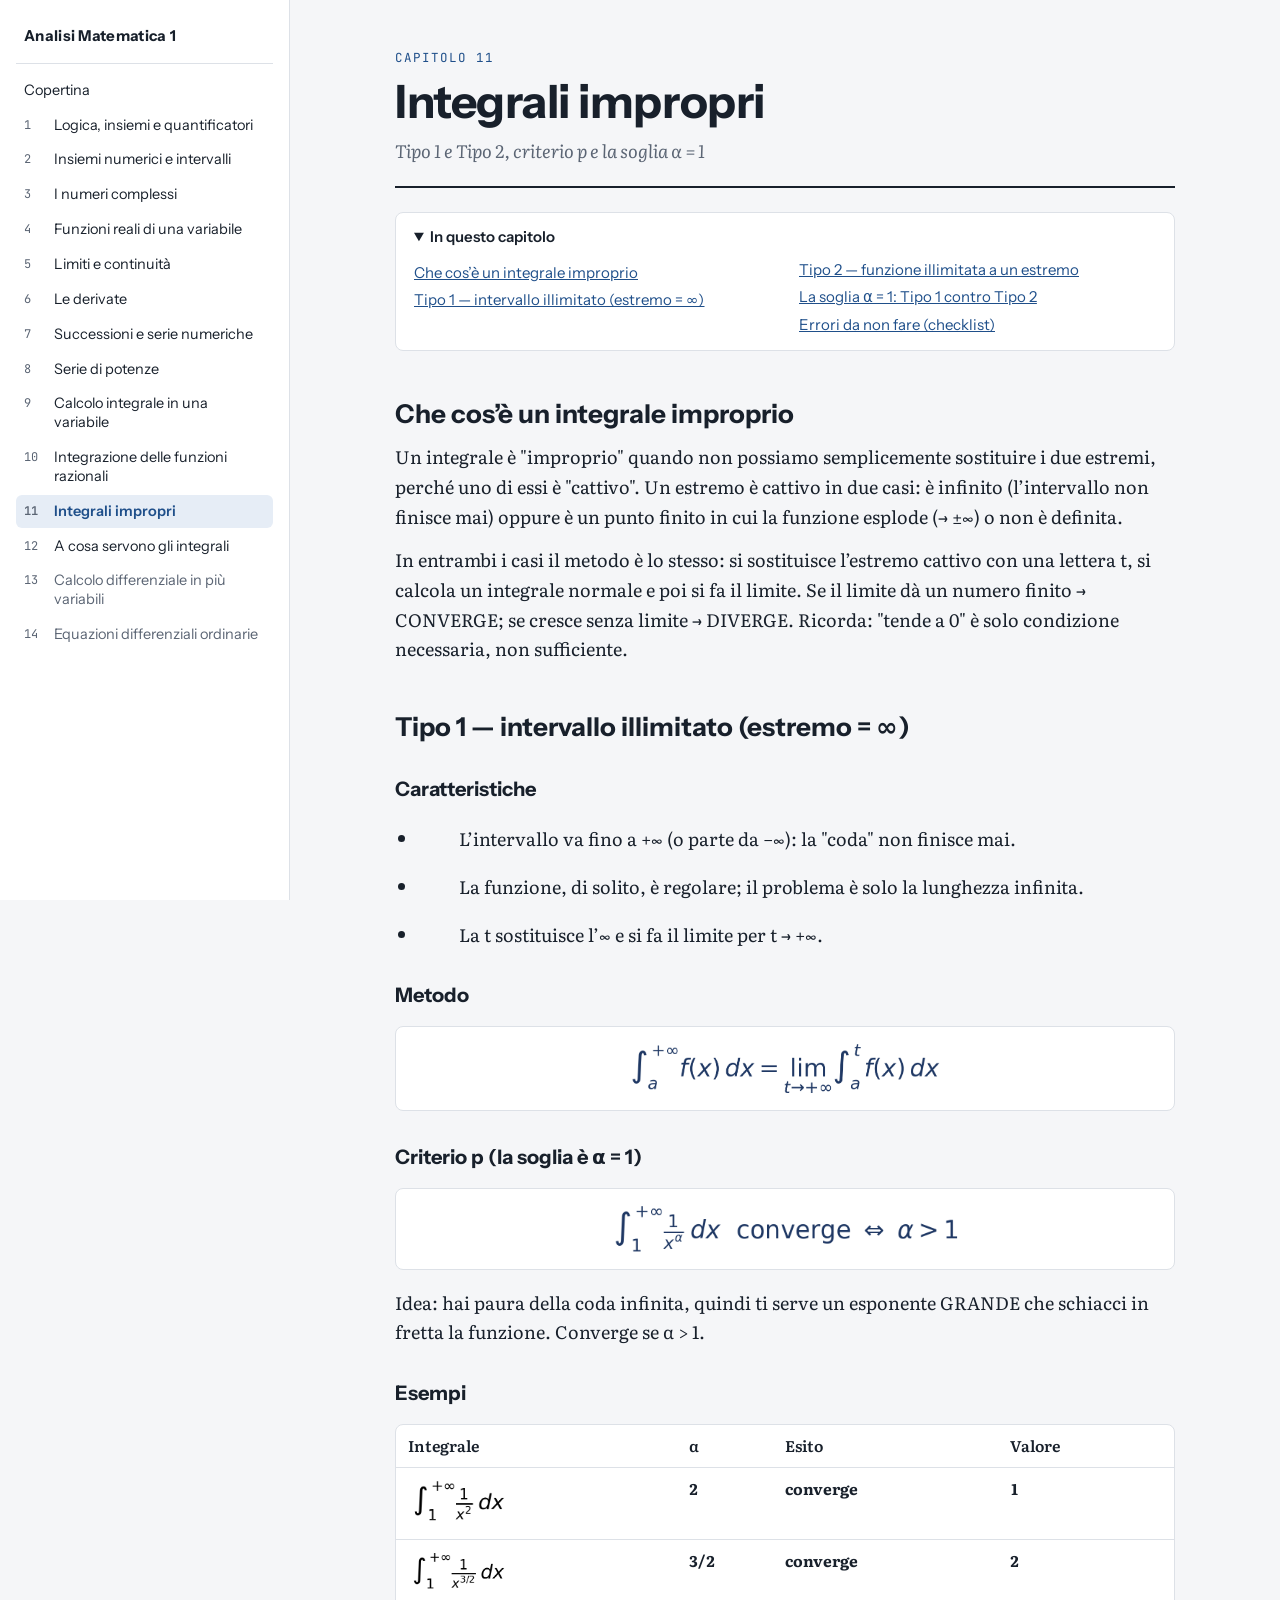
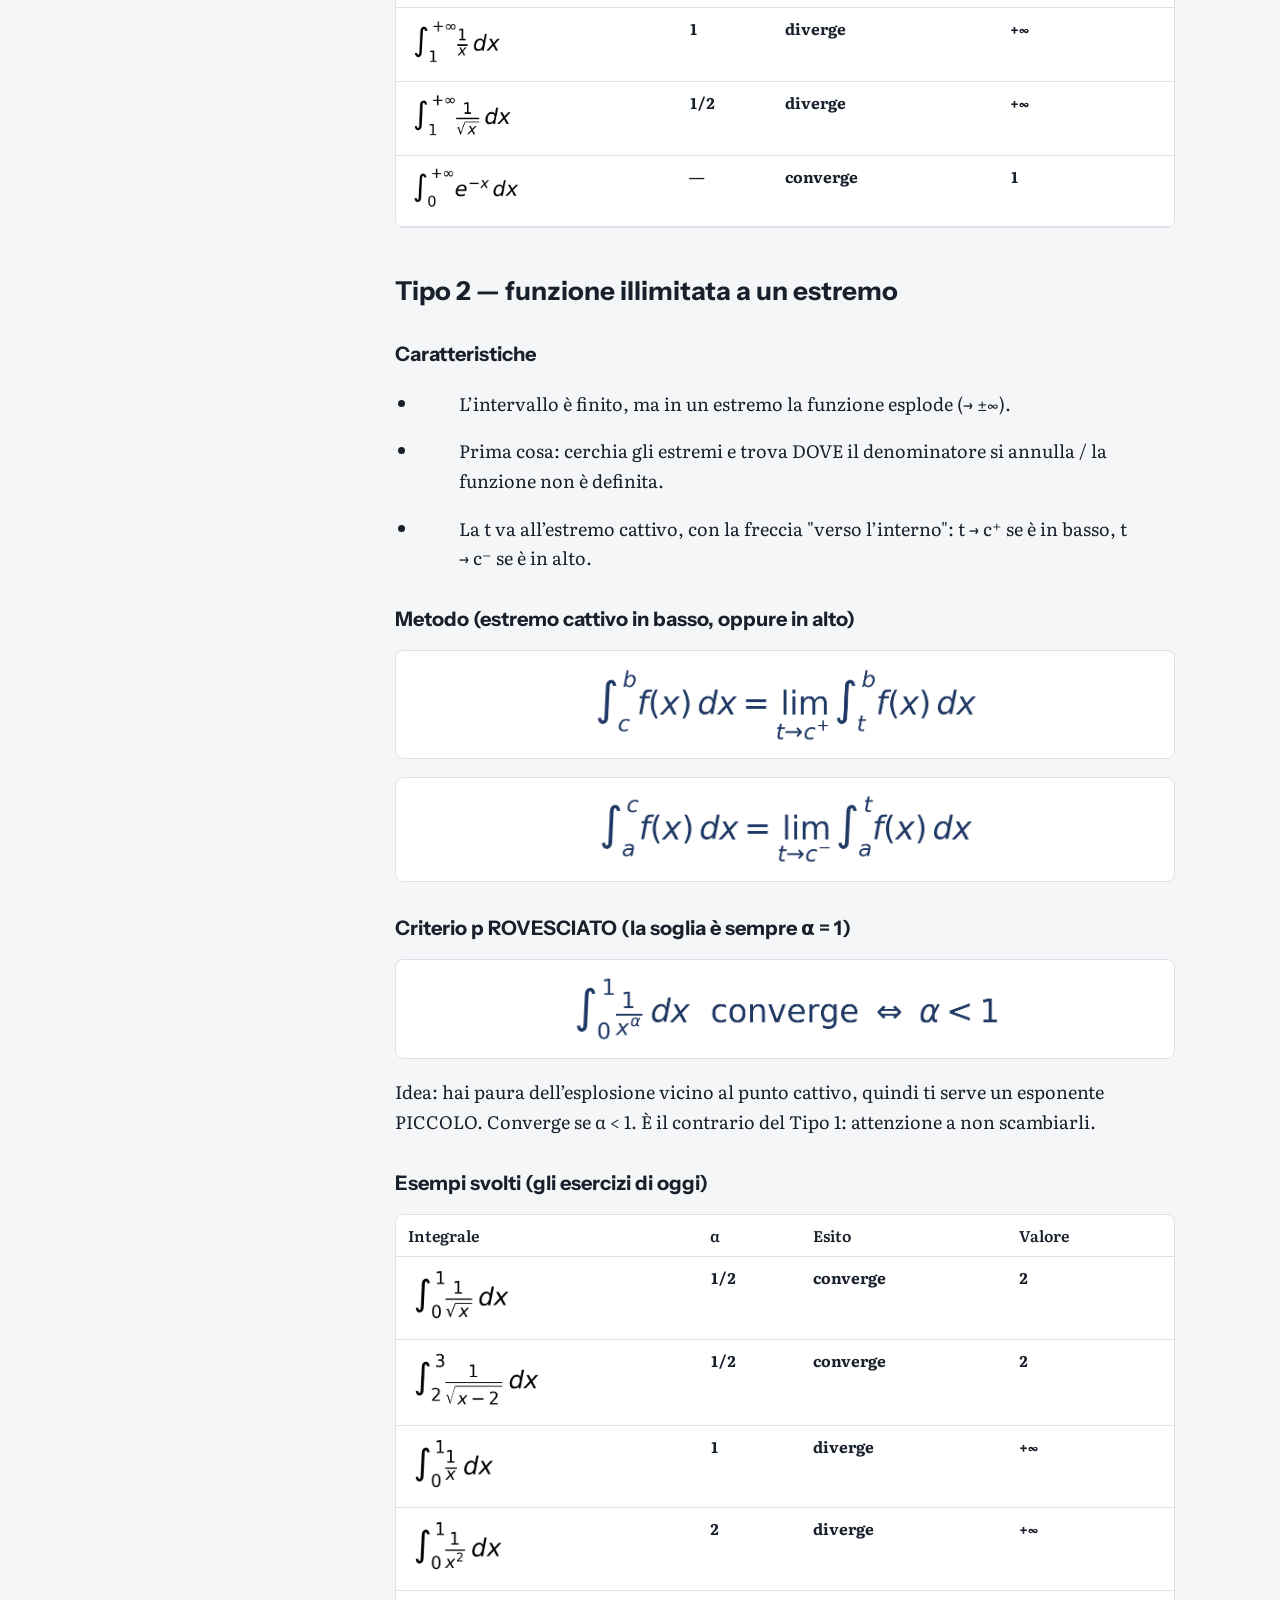
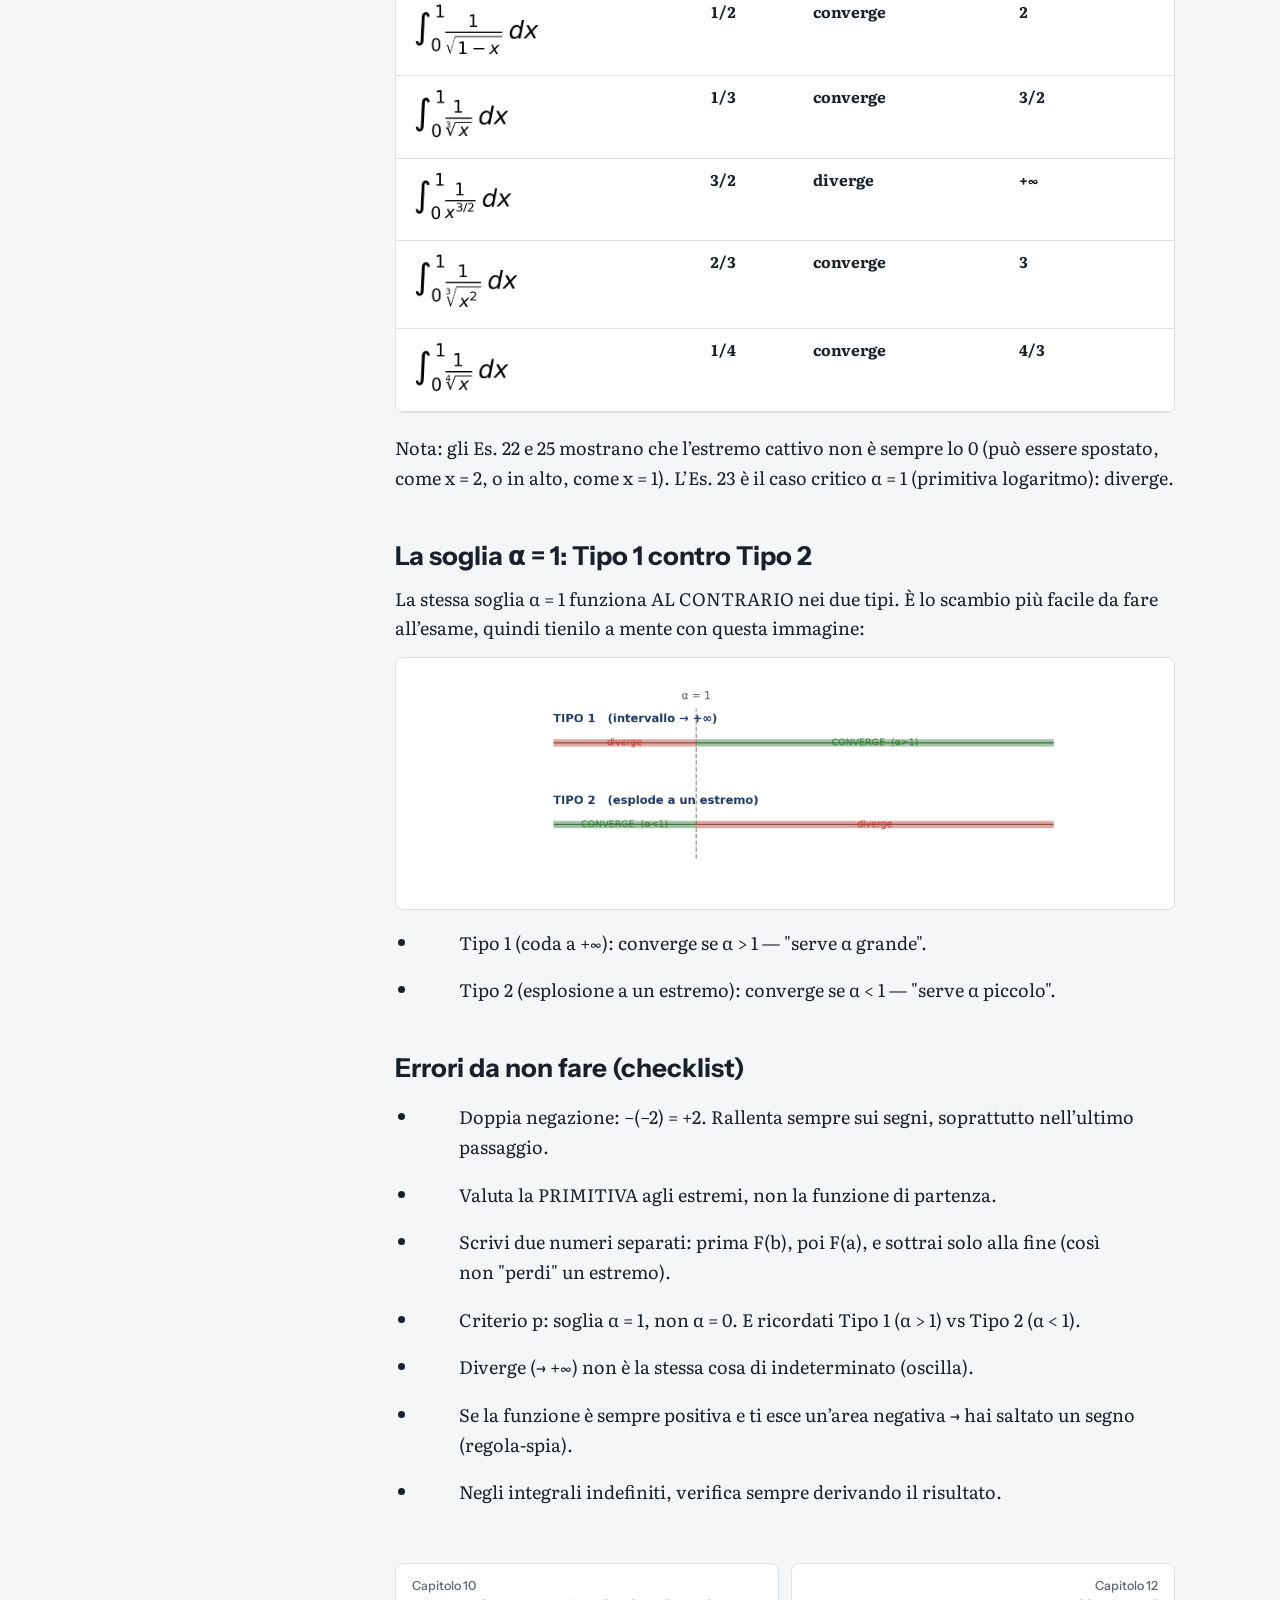
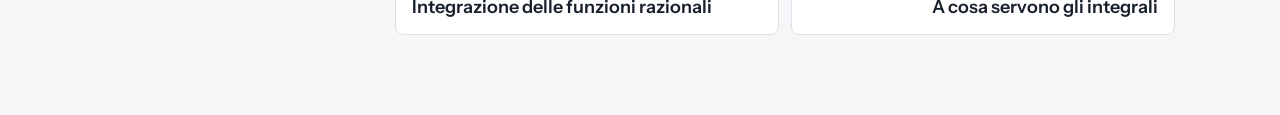
<file: capitoli/11-integrali-impropri.html>
<!doctype html>
<html lang="it">
<head>
<meta charset="utf-8">
<meta name="viewport" content="width=device-width, initial-scale=1, viewport-fit=cover">
<title>Integrali impropri · Analisi 1</title>
<link rel="preconnect" href="https://fonts.googleapis.com">
<link rel="preconnect" href="https://fonts.gstatic.com" crossorigin>
<link rel="stylesheet" href="https://fonts.googleapis.com/css2?family=Literata:ital,opsz,wght@0,7..72,400;0,7..72,600;1,7..72,400&family=Instrument+Sans:wght@500;600;700&family=JetBrains+Mono:wght@400;600&display=swap">
<link rel="stylesheet" href="../style.css">
</head>
<body>
<input type="checkbox" id="menu" class="menu-toggle" aria-label="Apri l'indice">
<header class="bar"><label for="menu" class="menu-btn">Indice</label><span class="bar-title">Analisi Matematica 1 · Uniud</span></header>
<nav class="toc" aria-label="Capitoli"><div class="toc-head">Analisi Matematica 1</div><ol><li><a href="../index.html">Copertina</a></li>
<li><a href="../capitoli/01-logica-insiemi.html"><span class="n">1</span>Logica, insiemi e quantificatori</a></li>
<li><a href="../capitoli/02-intervalli.html"><span class="n">2</span>Insiemi numerici e intervalli</a></li>
<li><a href="../capitoli/03-numeri-complessi.html"><span class="n">3</span>I numeri complessi</a></li>
<li><a href="../capitoli/04-funzioni-reali.html"><span class="n">4</span>Funzioni reali di una variabile</a></li>
<li><a href="../capitoli/05-limiti-continuita.html"><span class="n">5</span>Limiti e continuità</a></li>
<li><a href="../capitoli/06-derivate.html"><span class="n">6</span>Le derivate</a></li>
<li><a href="../capitoli/07-successioni-serie.html"><span class="n">7</span>Successioni e serie numeriche</a></li>
<li><a href="../capitoli/08-serie-di-potenze.html"><span class="n">8</span>Serie di potenze</a></li>
<li><a href="../capitoli/09-integrali.html"><span class="n">9</span>Calcolo integrale in una variabile</a></li>
<li><a href="../capitoli/10-funzioni-razionali.html"><span class="n">10</span>Integrazione delle funzioni razionali</a></li>
<li><a href="../capitoli/11-integrali-impropri.html" aria-current="page"><span class="n">11</span>Integrali impropri</a></li>
<li><a href="../capitoli/12-integrali-senso-pratico.html"><span class="n">12</span>A cosa servono gli integrali</a></li>
<li class="off"><span class="n">13</span>Calcolo differenziale in più variabili</li>
<li class="off"><span class="n">14</span>Equazioni differenziali ordinarie</li></ol></nav>
<main class="page"><header class="ch-head"><div class="ch-num">Capitolo 11</div><h1>Integrali impropri</h1><p class="ch-sub">Tipo 1 e Tipo 2, criterio p e la soglia α = 1</p></header>
<details class="mini" open><summary>In questo capitolo</summary><ol><li><a href="#che-cosè-un-integrale-improprio">Che cos’è un integrale
improprio</a></li><li><a href="#tipo-1-intervallo-illimitato-estremo">Tipo 1 — intervallo
illimitato (estremo = ∞)</a></li><li><a href="#tipo-2-funzione-illimitata-a-un-estremo">Tipo 2 — funzione
illimitata a un estremo</a></li><li><a href="#la-soglia-α-1-tipo-1-contro-tipo-2">La soglia α = 1: Tipo 1
contro Tipo 2</a></li><li><a href="#errori-da-non-fare-checklist">Errori da non fare
(checklist)</a></li></ol></details>
<article class="testo"><h2 id="che-cosè-un-integrale-improprio">Che cos’è un integrale
improprio</h2>
<p>Un integrale è "improprio" quando non possiamo semplicemente
sostituire i due estremi, perché uno di essi è "cattivo". Un estremo è
cattivo in due casi: è infinito (l’intervallo non finisce mai) oppure è
un punto finito in cui la funzione esplode (→ ±∞) o non è definita.</p>
<p>In entrambi i casi il metodo è lo stesso: si sostituisce l’estremo
cattivo con una lettera t, si calcola un integrale normale e poi si fa
il limite. Se il limite dà un numero finito → CONVERGE; se cresce senza
limite → DIVERGE. Ricorda: "tende a 0" è solo condizione necessaria, non
sufficiente.</p>
<h2 id="tipo-1-intervallo-illimitato-estremo">Tipo 1 — intervallo
illimitato (estremo = ∞)</h2>
<h3 id="caratteristiche">Caratteristiche</h3>
<ul>
<li><blockquote>
<p>L’intervallo va fino a +∞ (o parte da −∞): la "coda" non finisce
mai.</p>
</blockquote></li>
<li><blockquote>
<p>La funzione, di solito, è regolare; il problema è solo la lunghezza
infinita.</p>
</blockquote></li>
<li><blockquote>
<p>La t sostituisce l’∞ e si fa il limite per t → +∞.</p>
</blockquote></li>
</ul>
<h3 id="metodo">Metodo</h3>
<div class="plate"><img src="../img/11-integrali-impropri/Integrali_impropri_PC_image3.png" alt="" loading="lazy" class="formula" style="width:min(318px,100%)"></div>
<h3 id="criterio-p-la-soglia-è-α-1">Criterio p (la soglia è α = 1)</h3>
<div class="plate"><img src="../img/11-integrali-impropri/Integrali_impropri_PC_image10.png" alt="" loading="lazy" class="formula" style="width:min(353px,100%)"></div>
<p>Idea: hai paura della coda infinita, quindi ti serve un esponente
GRANDE che schiacci in fretta la funzione. Converge se α &gt; 1.</p>
<h3 id="esempi">Esempi</h3>
<div class="tscroll"><table>
<colgroup>
<col style="width: 35%" />
<col style="width: 12%" />
<col style="width: 28%" />
<col style="width: 22%" />
</colgroup>
<thead>
<tr class="header">
<th><strong>Integrale</strong></th>
<th><strong>α</strong></th>
<th><strong>Esito</strong></th>
<th><strong>Valore</strong></th>
</tr>
<tr class="odd">
<th><img src="../img/11-integrali-impropri/Integrali_impropri_PC_image18.png" alt="" loading="lazy" class="formula" style="width:min(101px,100%)"></th>
<th>2</th>
<th>converge</th>
<th>1</th>
</tr>
<tr class="header">
<th><img src="../img/11-integrali-impropri/Integrali_impropri_PC_image5.png" alt="" loading="lazy" class="formula" style="width:min(101px,100%)"></th>
<th>3/2</th>
<th>converge</th>
<th>2</th>
</tr>
<tr class="odd">
<th><img src="../img/11-integrali-impropri/Integrali_impropri_PC_image4.png" alt="" loading="lazy" class="formula" style="width:min(97px,100%)"></th>
<th>1</th>
<th>diverge</th>
<th>+∞</th>
</tr>
<tr class="header">
<th><img src="../img/11-integrali-impropri/Integrali_impropri_PC_image17.png" alt="" loading="lazy" class="formula" style="width:min(108px,100%)"></th>
<th>1/2</th>
<th>diverge</th>
<th>+∞</th>
</tr>
<tr class="odd">
<th><img src="../img/11-integrali-impropri/Integrali_impropri_PC_image14.png" alt="" loading="lazy" class="formula" style="width:min(115px,100%)"></th>
<th>—</th>
<th>converge</th>
<th>1</th>
</tr>
</thead>
<tbody>
</tbody>
</table></div>
<h2 id="tipo-2-funzione-illimitata-a-un-estremo">Tipo 2 — funzione
illimitata a un estremo</h2>
<h3 id="caratteristiche-1">Caratteristiche</h3>
<ul>
<li><blockquote>
<p>L’intervallo è finito, ma in un estremo la funzione esplode (→
±∞).</p>
</blockquote></li>
<li><blockquote>
<p>Prima cosa: cerchia gli estremi e trova DOVE il denominatore si
annulla / la funzione non è definita.</p>
</blockquote></li>
<li><blockquote>
<p>La t va all’estremo cattivo, con la freccia "verso l’interno": t → c⁺
se è in basso, t → c⁻ se è in alto.</p>
</blockquote></li>
</ul>
<h3 id="metodo-estremo-cattivo-in-basso-oppure-in-alto">Metodo (estremo
cattivo in basso, oppure in alto)</h3>
<div class="plate"><img src="../img/11-integrali-impropri/Integrali_impropri_PC_image12.png" alt="" loading="lazy" class="formula" style="width:min(393px,100%)"></div>
<div class="plate"><img src="../img/11-integrali-impropri/Integrali_impropri_PC_image7.png" alt="" loading="lazy" class="formula" style="width:min(385px,100%)"></div>
<h3 id="criterio-p-rovesciato-la-soglia-è-sempre-α-1">Criterio p
ROVESCIATO (la soglia è sempre α = 1)</h3>
<div class="plate"><img src="../img/11-integrali-impropri/Integrali_impropri_PC_image13.png" alt="" loading="lazy" class="formula" style="width:min(435px,100%)"></div>
<p>Idea: hai paura dell’esplosione vicino al punto cattivo, quindi ti
serve un esponente PICCOLO. Converge se α &lt; 1. È il contrario del
Tipo 1: attenzione a non scambiarli.</p>
<h3 id="esempi-svolti-gli-esercizi-di-oggi">Esempi svolti (gli esercizi
di oggi)</h3>
<div class="tscroll"><table>
<colgroup>
<col style="width: 38%" />
<col style="width: 13%" />
<col style="width: 26%" />
<col style="width: 21%" />
</colgroup>
<thead>
<tr class="header">
<th><strong>Integrale</strong></th>
<th><strong>α</strong></th>
<th><strong>Esito</strong></th>
<th><strong>Valore</strong></th>
</tr>
<tr class="odd">
<th><img src="../img/11-integrali-impropri/Integrali_impropri_PC_image16.png" alt="" loading="lazy" class="formula" style="width:min(106px,100%)"></th>
<th>1/2</th>
<th>converge</th>
<th>2</th>
</tr>
<tr class="header">
<th><img src="../img/11-integrali-impropri/Integrali_impropri_PC_image20.png" alt="" loading="lazy" class="formula" style="width:min(136px,100%)"></th>
<th>1/2</th>
<th>converge</th>
<th>2</th>
</tr>
<tr class="odd">
<th><img src="../img/11-integrali-impropri/Integrali_impropri_PC_image2.png" alt="" loading="lazy" class="formula" style="width:min(91px,100%)"></th>
<th>1</th>
<th>diverge</th>
<th>+∞</th>
</tr>
<tr class="header">
<th><img src="../img/11-integrali-impropri/Integrali_impropri_PC_image19.png" alt="" loading="lazy" class="formula" style="width:min(99px,100%)"></th>
<th>2</th>
<th>diverge</th>
<th>+∞</th>
</tr>
<tr class="odd">
<th><img src="../img/11-integrali-impropri/Integrali_impropri_PC_image8.png" alt="" loading="lazy" class="formula" style="width:min(136px,100%)"></th>
<th>1/2</th>
<th>converge</th>
<th>2</th>
</tr>
<tr class="header">
<th><img src="../img/11-integrali-impropri/Integrali_impropri_PC_image6.png" alt="" loading="lazy" class="formula" style="width:min(106px,100%)"></th>
<th>1/3</th>
<th>converge</th>
<th>3/2</th>
</tr>
<tr class="odd">
<th><img src="../img/11-integrali-impropri/Integrali_impropri_PC_image9.png" alt="" loading="lazy" class="formula" style="width:min(109px,100%)"></th>
<th>3/2</th>
<th>diverge</th>
<th>+∞</th>
</tr>
<tr class="header">
<th><img src="../img/11-integrali-impropri/Integrali_impropri_PC_image15.png" alt="" loading="lazy" class="formula" style="width:min(115px,100%)"></th>
<th>2/3</th>
<th>converge</th>
<th>3</th>
</tr>
<tr class="odd">
<th><img src="../img/11-integrali-impropri/Integrali_impropri_PC_image1.png" alt="" loading="lazy" class="formula" style="width:min(106px,100%)"></th>
<th>1/4</th>
<th>converge</th>
<th>4/3</th>
</tr>
</thead>
<tbody>
</tbody>
</table></div>
<p>Nota: gli Es. 22 e 25 mostrano che l’estremo cattivo non è sempre lo
0 (può essere spostato, come x = 2, o in alto, come x = 1). L’Es. 23 è
il caso critico α = 1 (primitiva logaritmo): diverge.</p>




<h2 id="la-soglia-α-1-tipo-1-contro-tipo-2">La soglia α = 1: Tipo 1
contro Tipo 2</h2>
<p>La stessa soglia α = 1 funziona AL CONTRARIO nei due tipi. È lo
scambio più facile da fare all’esame, quindi tienilo a mente con questa
immagine:</p>
<div class="plate"><img src="../img/11-integrali-impropri/Integrali_impropri_PC_image11.png" alt="" loading="lazy" class="figura" style="width:min(559px,100%)"></div>
<ul>
<li><blockquote>
<p>Tipo 1 (coda a +∞): converge se α &gt; 1 — "serve α grande".</p>
</blockquote></li>
<li><blockquote>
<p>Tipo 2 (esplosione a un estremo): converge se α &lt; 1 — "serve α
piccolo".</p>
</blockquote></li>
</ul>
<h2 id="errori-da-non-fare-checklist">Errori da non fare
(checklist)</h2>
<ul>
<li><blockquote>
<p>Doppia negazione: −(−2) = +2. Rallenta sempre sui segni, soprattutto
nell’ultimo passaggio.</p>
</blockquote></li>
<li><blockquote>
<p>Valuta la PRIMITIVA agli estremi, non la funzione di partenza.</p>
</blockquote></li>
<li><blockquote>
<p>Scrivi due numeri separati: prima F(b), poi F(a), e sottrai solo alla
fine (così non "perdi" un estremo).</p>
</blockquote></li>
<li><blockquote>
<p>Criterio p: soglia α = 1, non α = 0. E ricordati Tipo 1 (α &gt; 1) vs
Tipo 2 (α &lt; 1).</p>
</blockquote></li>
<li><blockquote>
<p>Diverge (→ +∞) non è la stessa cosa di indeterminato (oscilla).</p>
</blockquote></li>
<li><blockquote>
<p>Se la funzione è sempre positiva e ti esce un’area negativa → hai
saltato un segno (regola-spia).</p>
</blockquote></li>
<li><blockquote>
<p>Negli integrali indefiniti, verifica sempre derivando il
risultato.</p>
</blockquote></li>
</ul>

</article>
<nav class="pn"><a class="prev" href="10-funzioni-razionali.html"><small>Capitolo 10</small>Integrazione delle funzioni razionali</a><a class="next" href="12-integrali-senso-pratico.html"><small>Capitolo 12</small>A cosa servono gli integrali</a></nav></main>
</body>
</html>
</file>
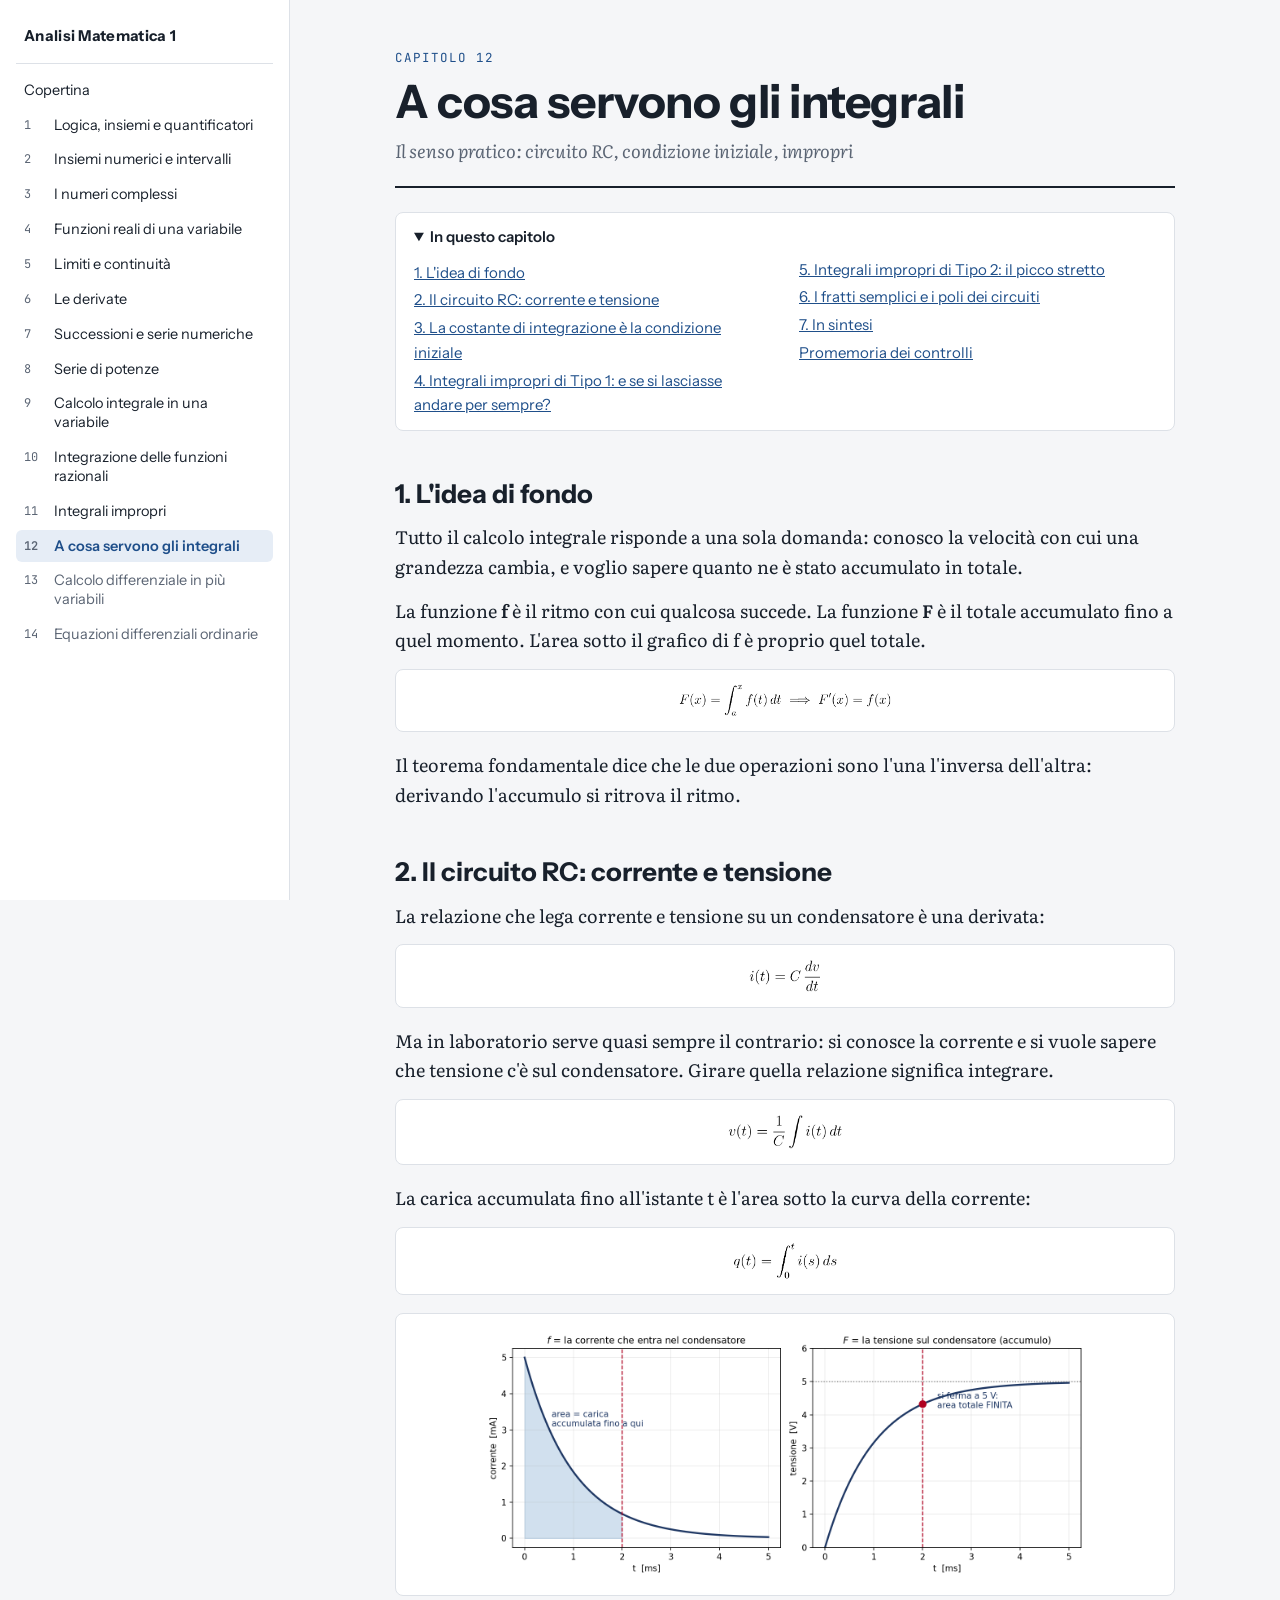
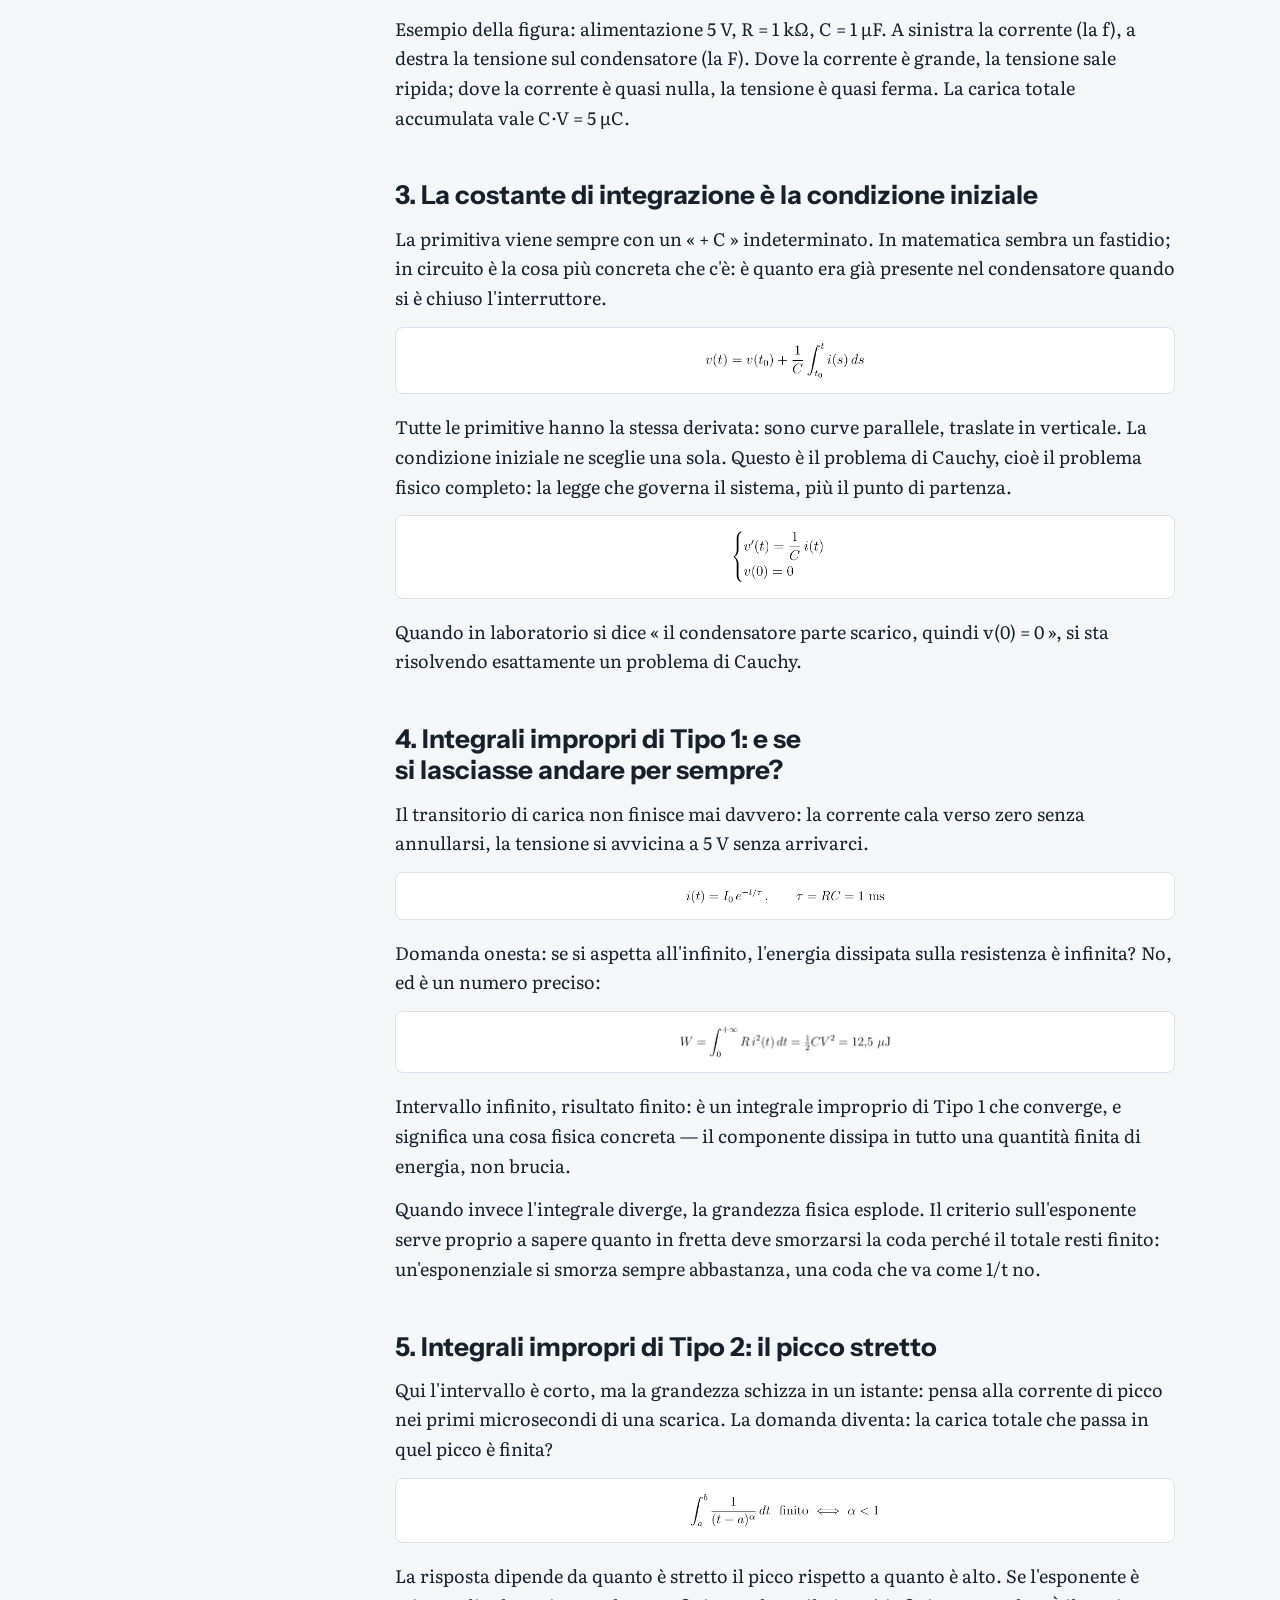
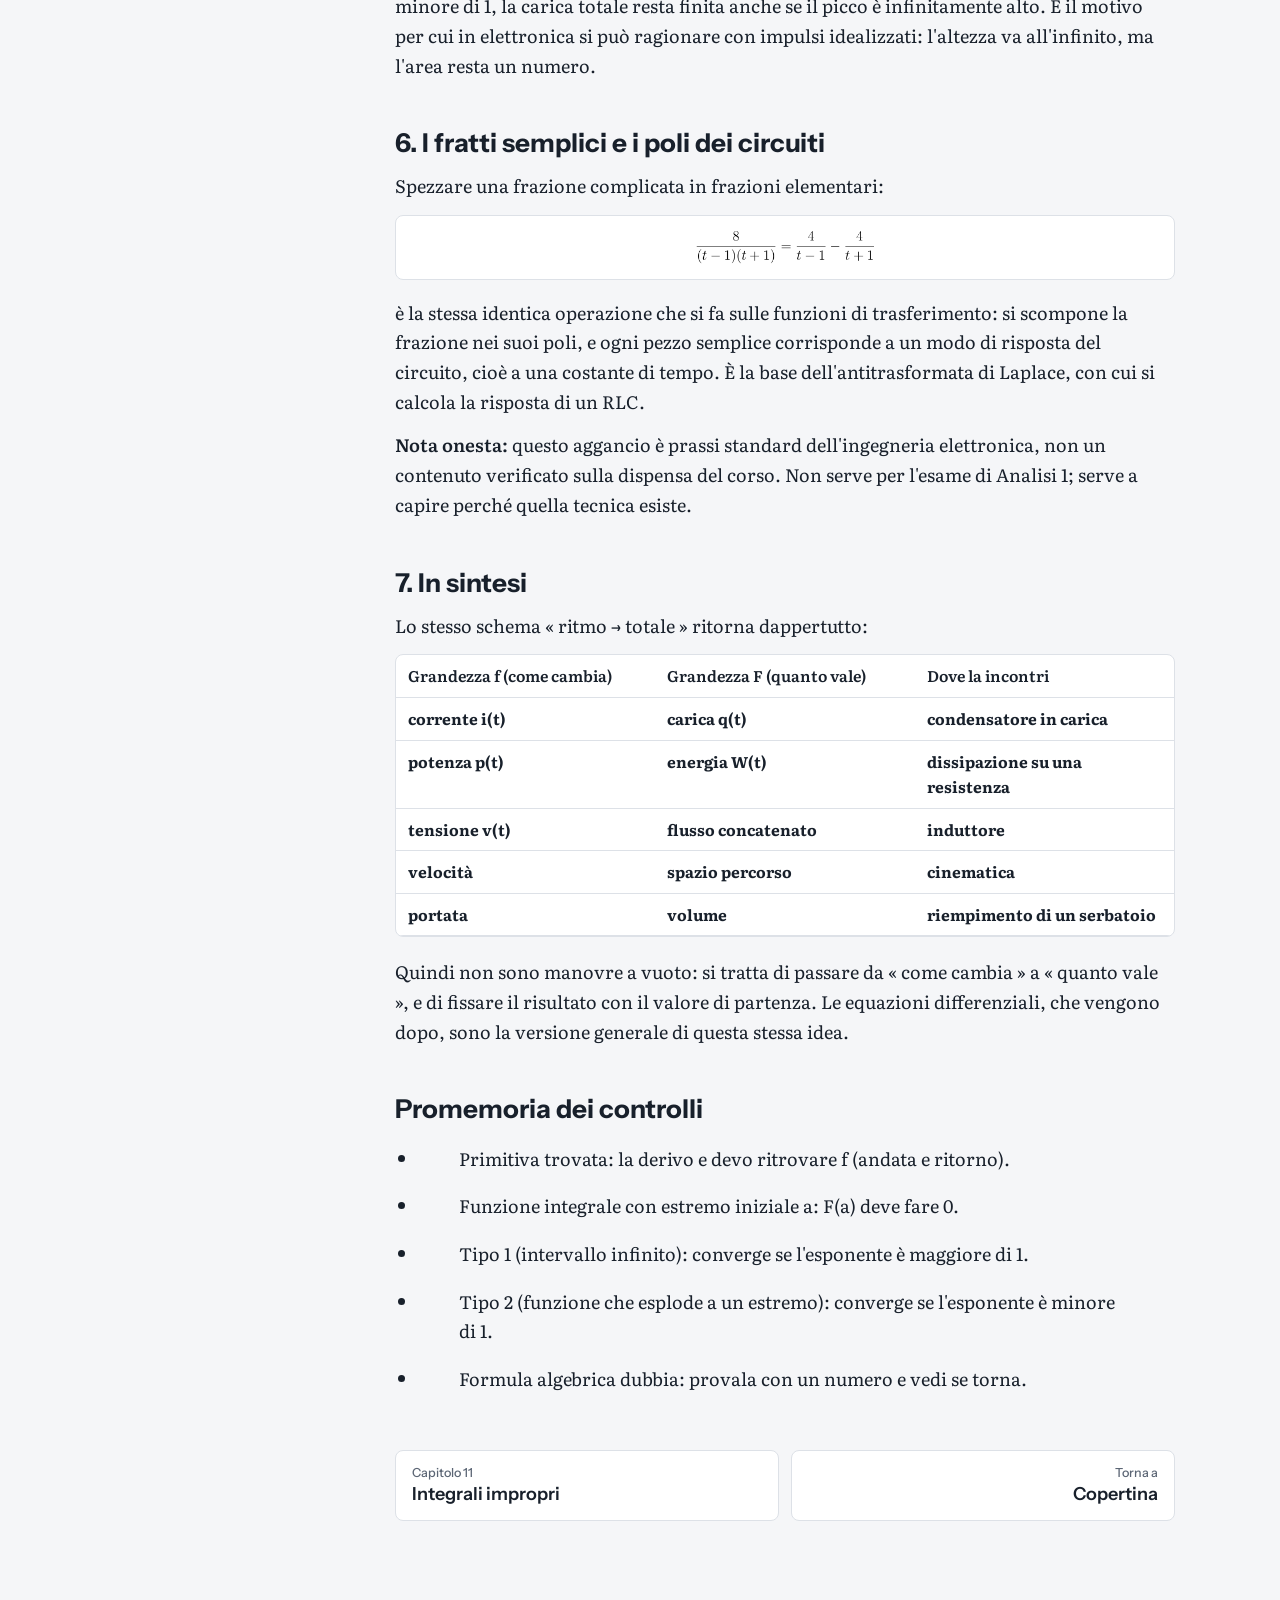
<file: capitoli/12-integrali-senso-pratico.html>
<!doctype html>
<html lang="it">
<head>
<meta charset="utf-8">
<meta name="viewport" content="width=device-width, initial-scale=1, viewport-fit=cover">
<title>A cosa servono gli integrali · Analisi 1</title>
<link rel="preconnect" href="https://fonts.googleapis.com">
<link rel="preconnect" href="https://fonts.gstatic.com" crossorigin>
<link rel="stylesheet" href="https://fonts.googleapis.com/css2?family=Literata:ital,opsz,wght@0,7..72,400;0,7..72,600;1,7..72,400&family=Instrument+Sans:wght@500;600;700&family=JetBrains+Mono:wght@400;600&display=swap">
<link rel="stylesheet" href="../style.css">
</head>
<body>
<input type="checkbox" id="menu" class="menu-toggle" aria-label="Apri l'indice">
<header class="bar"><label for="menu" class="menu-btn">Indice</label><span class="bar-title">Analisi Matematica 1 · Uniud</span></header>
<nav class="toc" aria-label="Capitoli"><div class="toc-head">Analisi Matematica 1</div><ol><li><a href="../index.html">Copertina</a></li>
<li><a href="../capitoli/01-logica-insiemi.html"><span class="n">1</span>Logica, insiemi e quantificatori</a></li>
<li><a href="../capitoli/02-intervalli.html"><span class="n">2</span>Insiemi numerici e intervalli</a></li>
<li><a href="../capitoli/03-numeri-complessi.html"><span class="n">3</span>I numeri complessi</a></li>
<li><a href="../capitoli/04-funzioni-reali.html"><span class="n">4</span>Funzioni reali di una variabile</a></li>
<li><a href="../capitoli/05-limiti-continuita.html"><span class="n">5</span>Limiti e continuità</a></li>
<li><a href="../capitoli/06-derivate.html"><span class="n">6</span>Le derivate</a></li>
<li><a href="../capitoli/07-successioni-serie.html"><span class="n">7</span>Successioni e serie numeriche</a></li>
<li><a href="../capitoli/08-serie-di-potenze.html"><span class="n">8</span>Serie di potenze</a></li>
<li><a href="../capitoli/09-integrali.html"><span class="n">9</span>Calcolo integrale in una variabile</a></li>
<li><a href="../capitoli/10-funzioni-razionali.html"><span class="n">10</span>Integrazione delle funzioni razionali</a></li>
<li><a href="../capitoli/11-integrali-impropri.html"><span class="n">11</span>Integrali impropri</a></li>
<li><a href="../capitoli/12-integrali-senso-pratico.html" aria-current="page"><span class="n">12</span>A cosa servono gli integrali</a></li>
<li class="off"><span class="n">13</span>Calcolo differenziale in più variabili</li>
<li class="off"><span class="n">14</span>Equazioni differenziali ordinarie</li></ol></nav>
<main class="page"><header class="ch-head"><div class="ch-num">Capitolo 12</div><h1>A cosa servono gli integrali</h1><p class="ch-sub">Il senso pratico: circuito RC, condizione iniziale, impropri</p></header>
<details class="mini" open><summary>In questo capitolo</summary><ol><li><a href="#lidea-di-fondo">1. L&#x27;idea di fondo</a></li><li><a href="#il-circuito-rc-corrente-e-tensione">2. Il circuito RC: corrente
e tensione</a></li><li><a href="#la-costante-di-integrazione-è-la-condizione-iniziale">3. La
costante di integrazione è la condizione iniziale</a></li><li><a href="#integrali-impropri-di-tipo-1-e-se-si-lasciasse-andare-per-sempre">4.
Integrali impropri di Tipo 1: e se si lasciasse andare per sempre?</a></li><li><a href="#integrali-impropri-di-tipo-2-il-picco-stretto">5. Integrali
impropri di Tipo 2: il picco stretto</a></li><li><a href="#i-fratti-semplici-e-i-poli-dei-circuiti">6. I fratti semplici e
i poli dei circuiti</a></li><li><a href="#in-sintesi">7. In sintesi</a></li><li><a href="#promemoria-dei-controlli">Promemoria dei controlli</a></li></ol></details>
<article class="testo"><h2 id="lidea-di-fondo">1. L'idea di fondo</h2>
<p>Tutto il calcolo integrale risponde a una sola domanda: conosco la
velocità con cui una grandezza cambia, e voglio sapere quanto ne è stato
accumulato in totale.</p>
<p>La funzione <strong>f</strong> è il ritmo con cui qualcosa succede.
La funzione <strong>F</strong> è il totale accumulato fino a quel
momento. L'area sotto il grafico di f è proprio quel totale.</p>
<div class="plate"><img src="../img/12-integrali-senso-pratico/Integrali_senso_pratico_PC_image1.png" alt="" loading="lazy" class="formula" style="width:min(219px,100%)"></div>
<p>Il teorema fondamentale dice che le due operazioni sono l'una
l'inversa dell'altra: derivando l'accumulo si ritrova il ritmo.</p>
<h2 id="il-circuito-rc-corrente-e-tensione">2. Il circuito RC: corrente
e tensione</h2>
<p>La relazione che lega corrente e tensione su un condensatore è una
derivata:</p>
<div class="plate"><img src="../img/12-integrali-senso-pratico/Integrali_senso_pratico_PC_image9.png" alt="" loading="lazy" class="formula" style="width:min(79px,100%)"></div>
<p>Ma in laboratorio serve quasi sempre il contrario: si conosce la
corrente e si vuole sapere che tensione c'è sul condensatore. Girare
quella relazione significa integrare.</p>
<div class="plate"><img src="../img/12-integrali-senso-pratico/Integrali_senso_pratico_PC_image11.png" alt="" loading="lazy" class="formula" style="width:min(121px,100%)"></div>
<p>La carica accumulata fino all'istante t è l'area sotto la curva della
corrente:</p>
<div class="plate"><img src="../img/12-integrali-senso-pratico/Integrali_senso_pratico_PC_image5.png" alt="" loading="lazy" class="formula" style="width:min(111px,100%)"></div>
<div class="plate"><img src="../img/12-integrali-senso-pratico/Integrali_senso_pratico_PC_image10.png" alt="" loading="lazy" class="figura" style="width:min(610px,100%)"></div>
<p>Esempio della figura: alimentazione 5 V, R = 1 kΩ, C = 1 µF. A
sinistra la corrente (la f), a destra la tensione sul condensatore (la
F). Dove la corrente è grande, la tensione sale ripida; dove la corrente
è quasi nulla, la tensione è quasi ferma. La carica totale accumulata
vale C·V = 5 µC.</p>

<h2 id="la-costante-di-integrazione-è-la-condizione-iniziale">3. La
costante di integrazione è la condizione iniziale</h2>
<p>La primitiva viene sempre con un « + C » indeterminato. In matematica
sembra un fastidio; in circuito è la cosa più concreta che c'è: è quanto
era già presente nel condensatore quando si è chiuso l'interruttore.</p>
<div class="plate"><img src="../img/12-integrali-senso-pratico/Integrali_senso_pratico_PC_image4.png" alt="" loading="lazy" class="formula" style="width:min(166px,100%)"></div>
<p>Tutte le primitive hanno la stessa derivata: sono curve parallele,
traslate in verticale. La condizione iniziale ne sceglie una sola.
Questo è il problema di Cauchy, cioè il problema fisico completo: la
legge che governa il sistema, più il punto di partenza.</p>
<div class="plate"><img src="../img/12-integrali-senso-pratico/Integrali_senso_pratico_PC_image7.png" alt="" loading="lazy" class="formula" style="width:min(115px,100%)"></div>
<p>Quando in laboratorio si dice « il condensatore parte scarico, quindi
v(0) = 0 », si sta risolvendo esattamente un problema di Cauchy.</p>
<h2
id="integrali-impropri-di-tipo-1-e-se-si-lasciasse-andare-per-sempre">4.
Integrali impropri di Tipo 1: e se si lasciasse andare per sempre?</h2>
<p>Il transitorio di carica non finisce mai davvero: la corrente cala
verso zero senza annullarsi, la tensione si avvicina a 5 V senza
arrivarci.</p>
<div class="plate"><img src="../img/12-integrali-senso-pratico/Integrali_senso_pratico_PC_image6.png" alt="" loading="lazy" class="formula" style="width:min(205px,100%)"></div>
<p>Domanda onesta: se si aspetta all'infinito, l'energia dissipata sulla
resistenza è infinita? No, ed è un numero preciso:</p>
<div class="plate"><img src="../img/12-integrali-senso-pratico/Integrali_senso_pratico_PC_image3.png" alt="" loading="lazy" class="formula" style="width:min(217px,100%)"></div>
<p>Intervallo infinito, risultato finito: è un integrale improprio di
Tipo 1 che converge, e significa una cosa fisica concreta — il
componente dissipa in tutto una quantità finita di energia, non
brucia.</p>
<p>Quando invece l'integrale diverge, la grandezza fisica esplode. Il
criterio sull'esponente serve proprio a sapere quanto in fretta deve
smorzarsi la coda perché il totale resti finito: un'esponenziale si
smorza sempre abbastanza, una coda che va come 1/t no.</p>
<h2 id="integrali-impropri-di-tipo-2-il-picco-stretto">5. Integrali
impropri di Tipo 2: il picco stretto</h2>
<p>Qui l'intervallo è corto, ma la grandezza schizza in un istante:
pensa alla corrente di picco nei primi microsecondi di una scarica. La
domanda diventa: la carica totale che passa in quel picco è finita?</p>
<div class="plate"><img src="../img/12-integrali-senso-pratico/Integrali_senso_pratico_PC_image8.png" alt="" loading="lazy" class="formula" style="width:min(196px,100%)"></div>
<p>La risposta dipende da quanto è stretto il picco rispetto a quanto è
alto. Se l'esponente è minore di 1, la carica totale resta finita anche
se il picco è infinitamente alto. È il motivo per cui in elettronica si
può ragionare con impulsi idealizzati: l'altezza va all'infinito, ma
l'area resta un numero.</p>
<h2 id="i-fratti-semplici-e-i-poli-dei-circuiti">6. I fratti semplici e
i poli dei circuiti</h2>
<p>Spezzare una frazione complicata in frazioni elementari:</p>
<div class="plate"><img src="../img/12-integrali-senso-pratico/Integrali_senso_pratico_PC_image2.png" alt="" loading="lazy" class="formula" style="width:min(187px,100%)"></div>
<p>è la stessa identica operazione che si fa sulle funzioni di
trasferimento: si scompone la frazione nei suoi poli, e ogni pezzo
semplice corrisponde a un modo di risposta del circuito, cioè a una
costante di tempo. È la base dell'antitrasformata di Laplace, con cui si
calcola la risposta di un RLC.</p>
<p><strong>Nota onesta:</strong> questo aggancio è prassi standard
dell'ingegneria elettronica, non un contenuto verificato sulla dispensa
del corso. Non serve per l'esame di Analisi 1; serve a capire perché
quella tecnica esiste.</p>
<h2 id="in-sintesi">7. In sintesi</h2>
<p>Lo stesso schema « ritmo → totale » ritorna dappertutto:</p>
<div class="tscroll"><table>
<colgroup>
<col style="width: 33%" />
<col style="width: 33%" />
<col style="width: 33%" />
</colgroup>
<thead>
<tr class="header">
<th><strong>Grandezza f (come cambia)</strong></th>
<th><strong>Grandezza F (quanto vale)</strong></th>
<th><strong>Dove la incontri</strong></th>
</tr>
<tr class="odd">
<th>corrente i(t)</th>
<th>carica q(t)</th>
<th>condensatore in carica</th>
</tr>
<tr class="header">
<th>potenza p(t)</th>
<th>energia W(t)</th>
<th>dissipazione su una resistenza</th>
</tr>
<tr class="odd">
<th>tensione v(t)</th>
<th>flusso concatenato</th>
<th>induttore</th>
</tr>
<tr class="header">
<th>velocità</th>
<th>spazio percorso</th>
<th>cinematica</th>
</tr>
<tr class="odd">
<th>portata</th>
<th>volume</th>
<th>riempimento di un serbatoio</th>
</tr>
</thead>
<tbody>
</tbody>
</table></div>
<p>Quindi non sono manovre a vuoto: si tratta di passare da « come
cambia » a « quanto vale », e di fissare il risultato con il valore di
partenza. Le equazioni differenziali, che vengono dopo, sono la versione
generale di questa stessa idea.</p>
<h2 id="promemoria-dei-controlli">Promemoria dei controlli</h2>
<ul>
<li><blockquote>
<p>Primitiva trovata: la derivo e devo ritrovare f (andata e
ritorno).</p>
</blockquote></li>
<li><blockquote>
<p>Funzione integrale con estremo iniziale a: F(a) deve fare 0.</p>
</blockquote></li>
<li><blockquote>
<p>Tipo 1 (intervallo infinito): converge se l'esponente è maggiore di
1.</p>
</blockquote></li>
<li><blockquote>
<p>Tipo 2 (funzione che esplode a un estremo): converge se l'esponente è
minore di 1.</p>
</blockquote></li>
<li><blockquote>
<p>Formula algebrica dubbia: provala con un numero e vedi se torna.</p>
</blockquote></li>
</ul>

</article>
<nav class="pn"><a class="prev" href="11-integrali-impropri.html"><small>Capitolo 11</small>Integrali impropri</a><a class="next" href="../index.html"><small>Torna a</small>Copertina</a></nav></main>
</body>
</html>
</file>
<file: style.css>
:root{
  color-scheme: light;
  --bg:#F5F6F8; --paper:#FFFFFF; --ink:#18202B; --muted:#5B6574; --line:#DDE1E7;
  --accent:#1F4F8A; --accent-soft:#E6EDF6; --ok:#2E7D4F; --wip:#B7791F;
  --plate:#FFFFFF;
  --serif:"Literata", Georgia, "Times New Roman", serif;
  --sans:"Instrument Sans", "Segoe UI", system-ui, sans-serif;
  --mono:"JetBrains Mono", ui-monospace, Consolas, monospace;
  --toc-w:290px;
}
@media (prefers-color-scheme: dark){
  :root:not([data-theme="light"]){
    color-scheme: dark;
    --bg:#10151C; --paper:#161D26; --ink:#E6EAF0; --muted:#9AA5B4; --line:#2A3441;
    --accent:#8DB6EA; --accent-soft:#1C2B3E; --ok:#6CC08F; --wip:#E3B062;
  }
}
:root[data-theme="dark"]{
  color-scheme: dark;
  --bg:#10151C; --paper:#161D26; --ink:#E6EAF0; --muted:#9AA5B4; --line:#2A3441;
  --accent:#8DB6EA; --accent-soft:#1C2B3E; --ok:#6CC08F; --wip:#E3B062;
}
*{box-sizing:border-box}
html{scroll-behavior:smooth;scroll-padding-top:64px}
@media (prefers-reduced-motion:reduce){html{scroll-behavior:auto}}
body{margin:0;background:var(--bg);color:var(--ink);font-family:var(--serif);font-size:18px;line-height:1.65}
a{color:var(--accent)}
:focus-visible{outline:2px solid var(--accent);outline-offset:2px}
img{max-width:100%;height:auto}

/* barra mobile + indice laterale */
.menu-toggle{position:absolute;opacity:0;pointer-events:none}
.bar{display:none}
.toc{position:fixed;top:0;left:0;bottom:0;width:var(--toc-w);overflow-y:auto;background:var(--paper);border-right:1px solid var(--line);padding:24px 16px 40px;font-family:var(--sans);font-size:14.5px}
.toc-head{font-weight:700;letter-spacing:.02em;font-size:15px;padding:0 8px 14px;border-bottom:1px solid var(--line);margin-bottom:10px}
.toc ol{list-style:none;margin:0;padding:0;display:grid;gap:2px}
.toc a,.toc li.off{display:flex;gap:10px;padding:7px 8px;border-radius:6px;text-decoration:none;color:var(--ink);line-height:1.3}
.toc a:hover{background:var(--accent-soft)}
.toc a[aria-current="page"]{background:var(--accent-soft);color:var(--accent);font-weight:600}
.toc li.off{color:var(--muted)}
.toc .n{font-family:var(--mono);font-size:12px;min-width:20px;color:var(--muted);padding-top:2px}
.page{margin-left:var(--toc-w);padding:48px 32px 80px;max-width:calc(var(--toc-w) + 880px)}
.page>*{max-width:780px;margin-left:auto;margin-right:auto}

@media (max-width:960px){
  .bar{display:flex;align-items:center;gap:12px;position:sticky;top:0;z-index:5;background:var(--paper);border-bottom:1px solid var(--line);padding:10px 16px;padding-top:calc(10px + env(safe-area-inset-top,0px));font-family:var(--sans)}
  .menu-btn{cursor:pointer;font-weight:600;font-size:14px;border:1px solid var(--line);border-radius:6px;padding:6px 12px;background:var(--bg)}
  .bar-title{font-size:14px;color:var(--muted)}
  .toc{display:none;position:fixed;top:0;z-index:10;width:min(320px,86vw);box-shadow:0 0 0 100vmax rgba(0,0,0,.35)}
  .menu-toggle:checked ~ .toc{display:block}
  .page{margin-left:0;padding:28px 16px 64px}
}

/* testata capitolo */
.ch-head{padding-bottom:20px;border-bottom:2px solid var(--ink);margin-bottom:24px}
.ch-num{font-family:var(--mono);font-size:12.5px;letter-spacing:.08em;text-transform:uppercase;color:var(--accent)}
h1{font-family:var(--sans);font-weight:700;font-size:clamp(32px,5vw,46px);line-height:1.08;margin:8px 0 10px;text-wrap:balance;letter-spacing:-.01em}
.ch-sub{margin:0;color:var(--muted);font-size:18px;font-style:italic}
.mini{background:var(--paper);border:1px solid var(--line);border-radius:8px;padding:12px 18px;margin-bottom:32px;font-family:var(--sans);font-size:15px}
.mini summary{cursor:pointer;font-weight:600}
.mini ol{list-style:none;margin:8px 0 0;padding-left:0;columns:2;column-gap:28px}
.mini li{margin:3px 0;break-inside:avoid}
@media (max-width:640px){.mini ol{columns:1}}

/* testo */
.testo h2{font-family:var(--sans);font-size:26px;line-height:1.2;margin:48px 0 12px;text-wrap:balance}
.testo h2.parte{font-size:13px;letter-spacing:.1em;text-transform:uppercase;color:var(--accent);border-top:1px solid var(--line);padding-top:32px;margin-top:64px}
.testo h3{font-family:var(--sans);font-size:20px;margin:30px 0 8px}
.testo h4{font-family:var(--sans);font-size:17px;margin:22px 0 6px}
.testo p{margin:0 0 14px}
.testo ul,.testo ol{padding-left:24px;margin:0 0 16px}
.testo li{margin:4px 0}
.testo strong{font-weight:600}
.plate{background:var(--plate);border:1px solid var(--line);border-radius:8px;padding:12px;margin:14px 0 18px;text-align:center;overflow-x:auto}
.plate img.formula{display:block;margin:0 auto}
.plate img.figura{display:block;margin:0 auto}
.testo p img{background:var(--plate);border-radius:4px;vertical-align:middle}
.caption{font-size:15px;color:var(--muted);font-style:italic;margin-top:-8px!important;text-align:center}
.tscroll{overflow-x:auto;margin:14px 0 20px;border:1px solid var(--line);border-radius:8px;background:var(--paper)}
.tscroll table{border-collapse:collapse;width:100%;font-size:15.5px;font-variant-numeric:tabular-nums}
.tscroll td,.tscroll th{border-bottom:1px solid var(--line);padding:8px 12px;text-align:left;vertical-align:top}
.tscroll tr:first-child td{font-family:var(--sans);font-weight:600;background:var(--accent-soft)}
.tscroll td img{background:var(--plate);border-radius:4px}

/* navigazione prev/next */
.pn{display:grid;grid-template-columns:1fr 1fr;gap:12px;margin-top:56px;font-family:var(--sans)}
.pn a{display:block;border:1px solid var(--line);border-radius:8px;padding:14px 16px;text-decoration:none;background:var(--paper);color:var(--ink);font-weight:600;line-height:1.3}
.pn a:hover{border-color:var(--accent)}
.pn small{display:block;font-weight:500;color:var(--muted);font-size:12.5px;margin-bottom:2px}
.pn .next{text-align:right}
@media (max-width:560px){.pn{grid-template-columns:1fr}.pn .next{text-align:left}}

/* copertina */
.cover{padding:24px 0 28px;border-bottom:2px solid var(--ink);margin-bottom:24px}
.cover h1{font-size:clamp(40px,7vw,64px)}
.blocchi{display:flex;flex-wrap:wrap;gap:8px;margin-top:18px;font-family:var(--sans);font-size:13.5px}
.blocchi span{border:1px solid var(--line);border-radius:99px;padding:4px 12px;color:var(--muted);background:var(--paper)}
.blocchi .ok{color:var(--ok);border-color:currentColor}
.blocchi .wip{color:var(--wip);border-color:currentColor}
.come h2{font-family:var(--sans);font-size:20px;margin:0 0 6px}
.come p{margin:0 0 24px;color:var(--muted)}
.cards{list-style:none;padding:0;margin:0;display:grid;grid-template-columns:repeat(auto-fill,minmax(250px,1fr));gap:12px}
.cards a,.cards li.off{display:grid;grid-template-columns:auto 1fr;gap:2px 12px;height:100%;padding:14px 16px;border:1px solid var(--line);border-radius:8px;background:var(--paper);text-decoration:none;color:var(--ink)}
.cards a:hover{border-color:var(--accent)}
.cards .n{grid-row:1/span 2;font-family:var(--mono);font-size:22px;color:var(--accent);line-height:1.1;min-width:28px}
.cards .t{font-family:var(--sans);font-weight:600;line-height:1.25}
.cards .s{font-size:14.5px;color:var(--muted);line-height:1.4}
.cards li.off{opacity:.7;border-style:dashed}
.foot{margin-top:40px;font-family:var(--sans);font-size:13.5px;color:var(--muted)}
</file>
